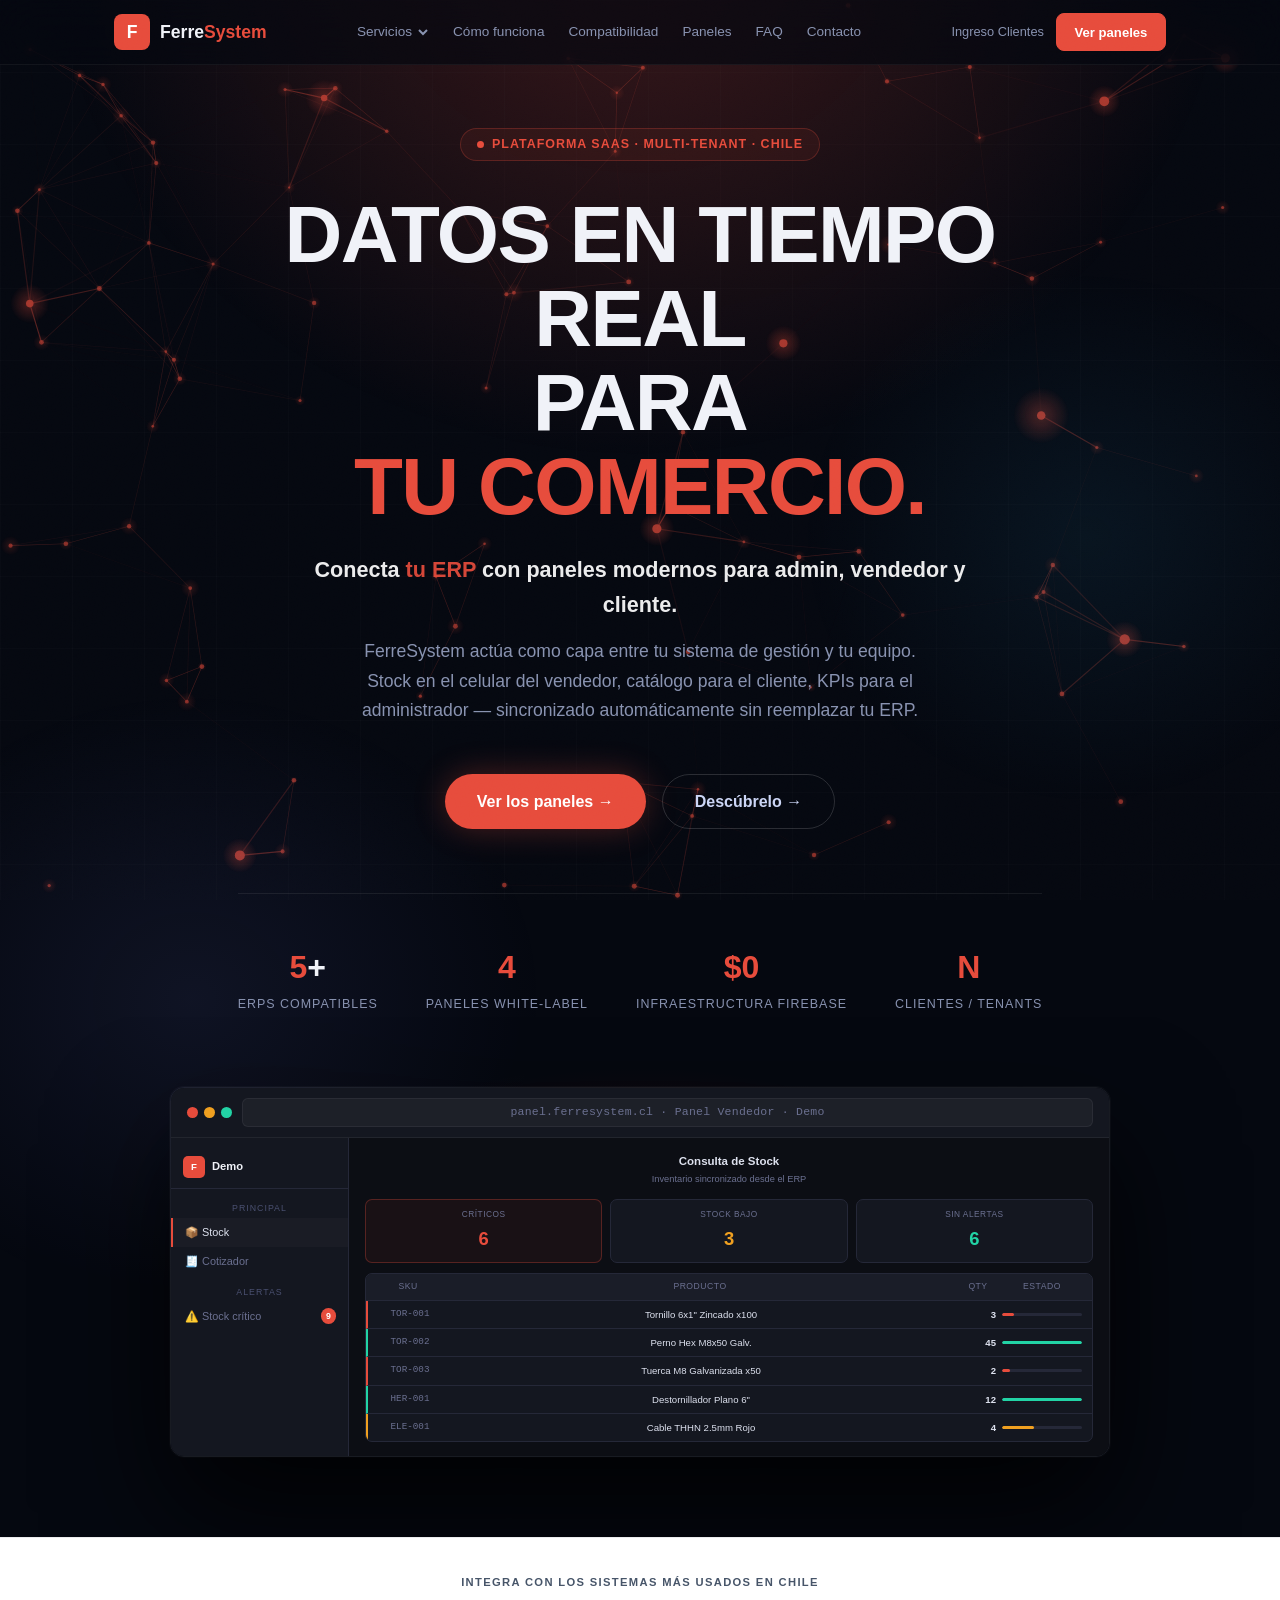
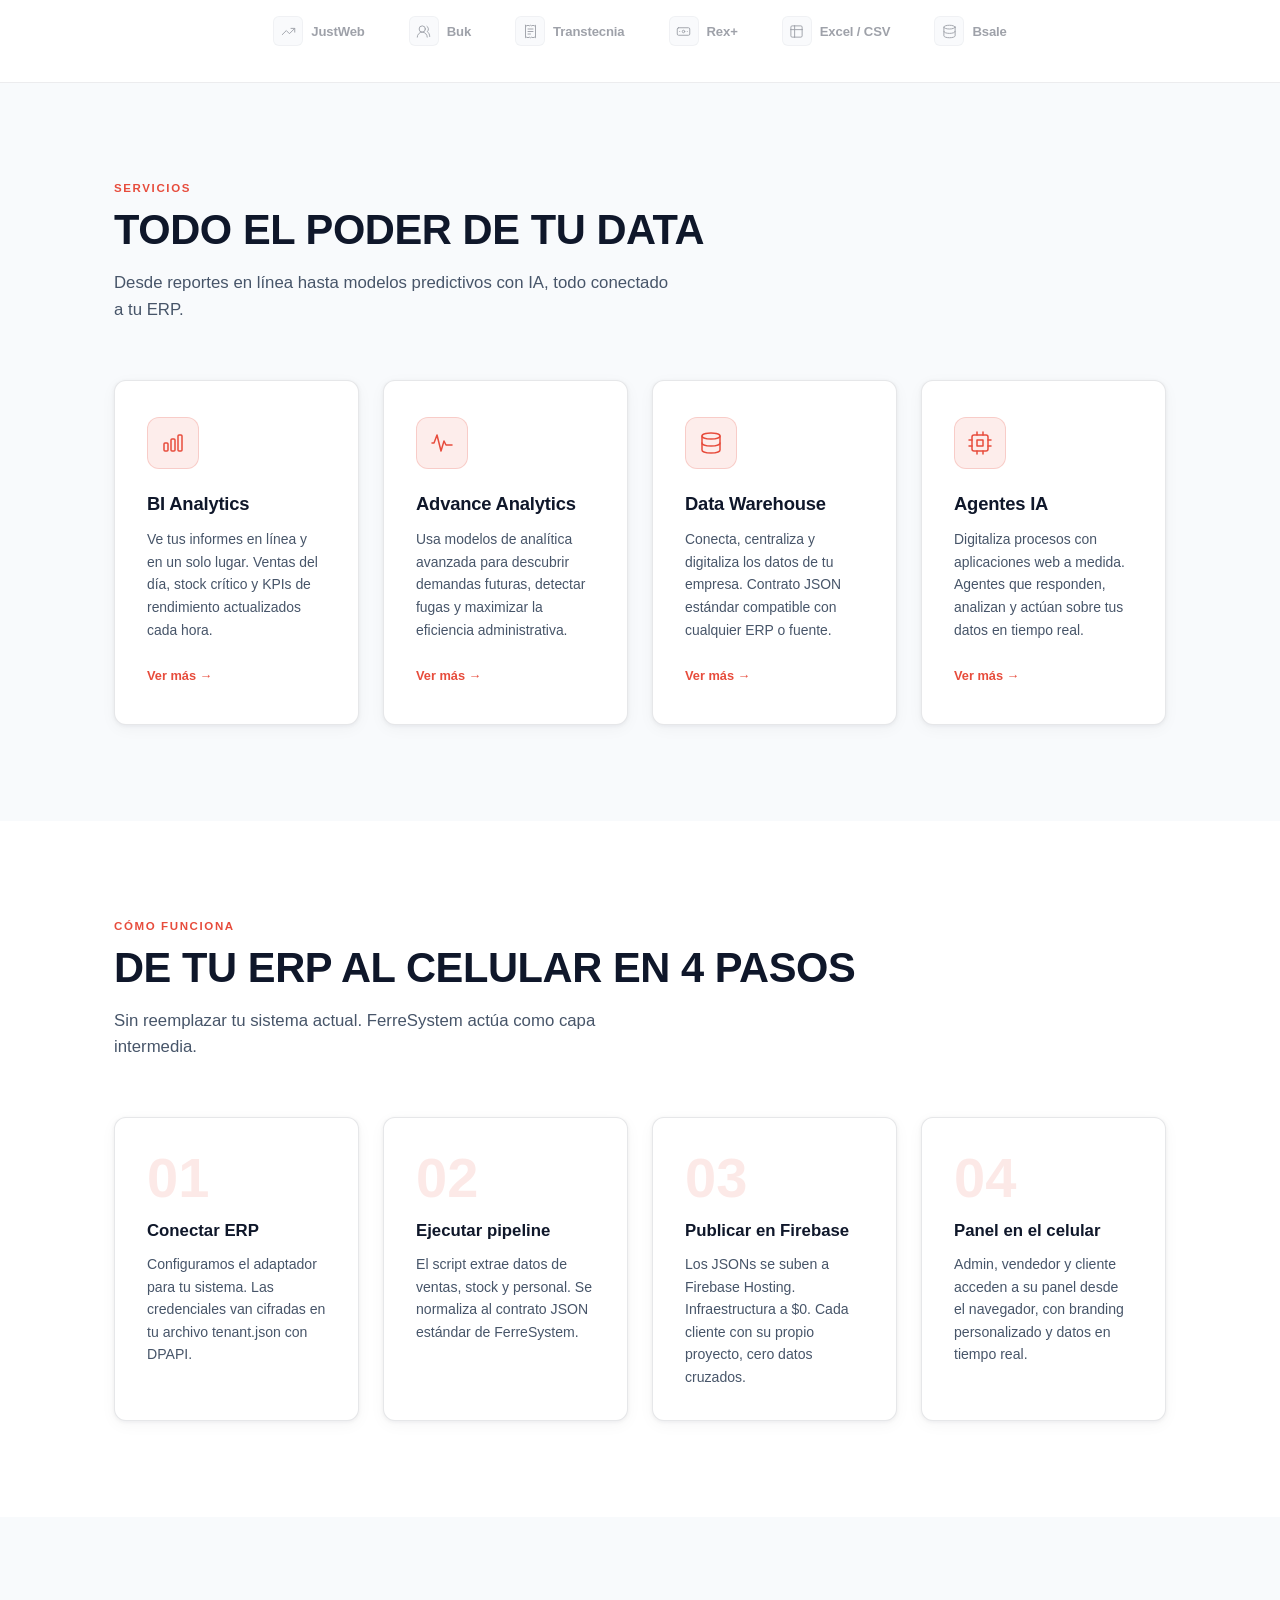
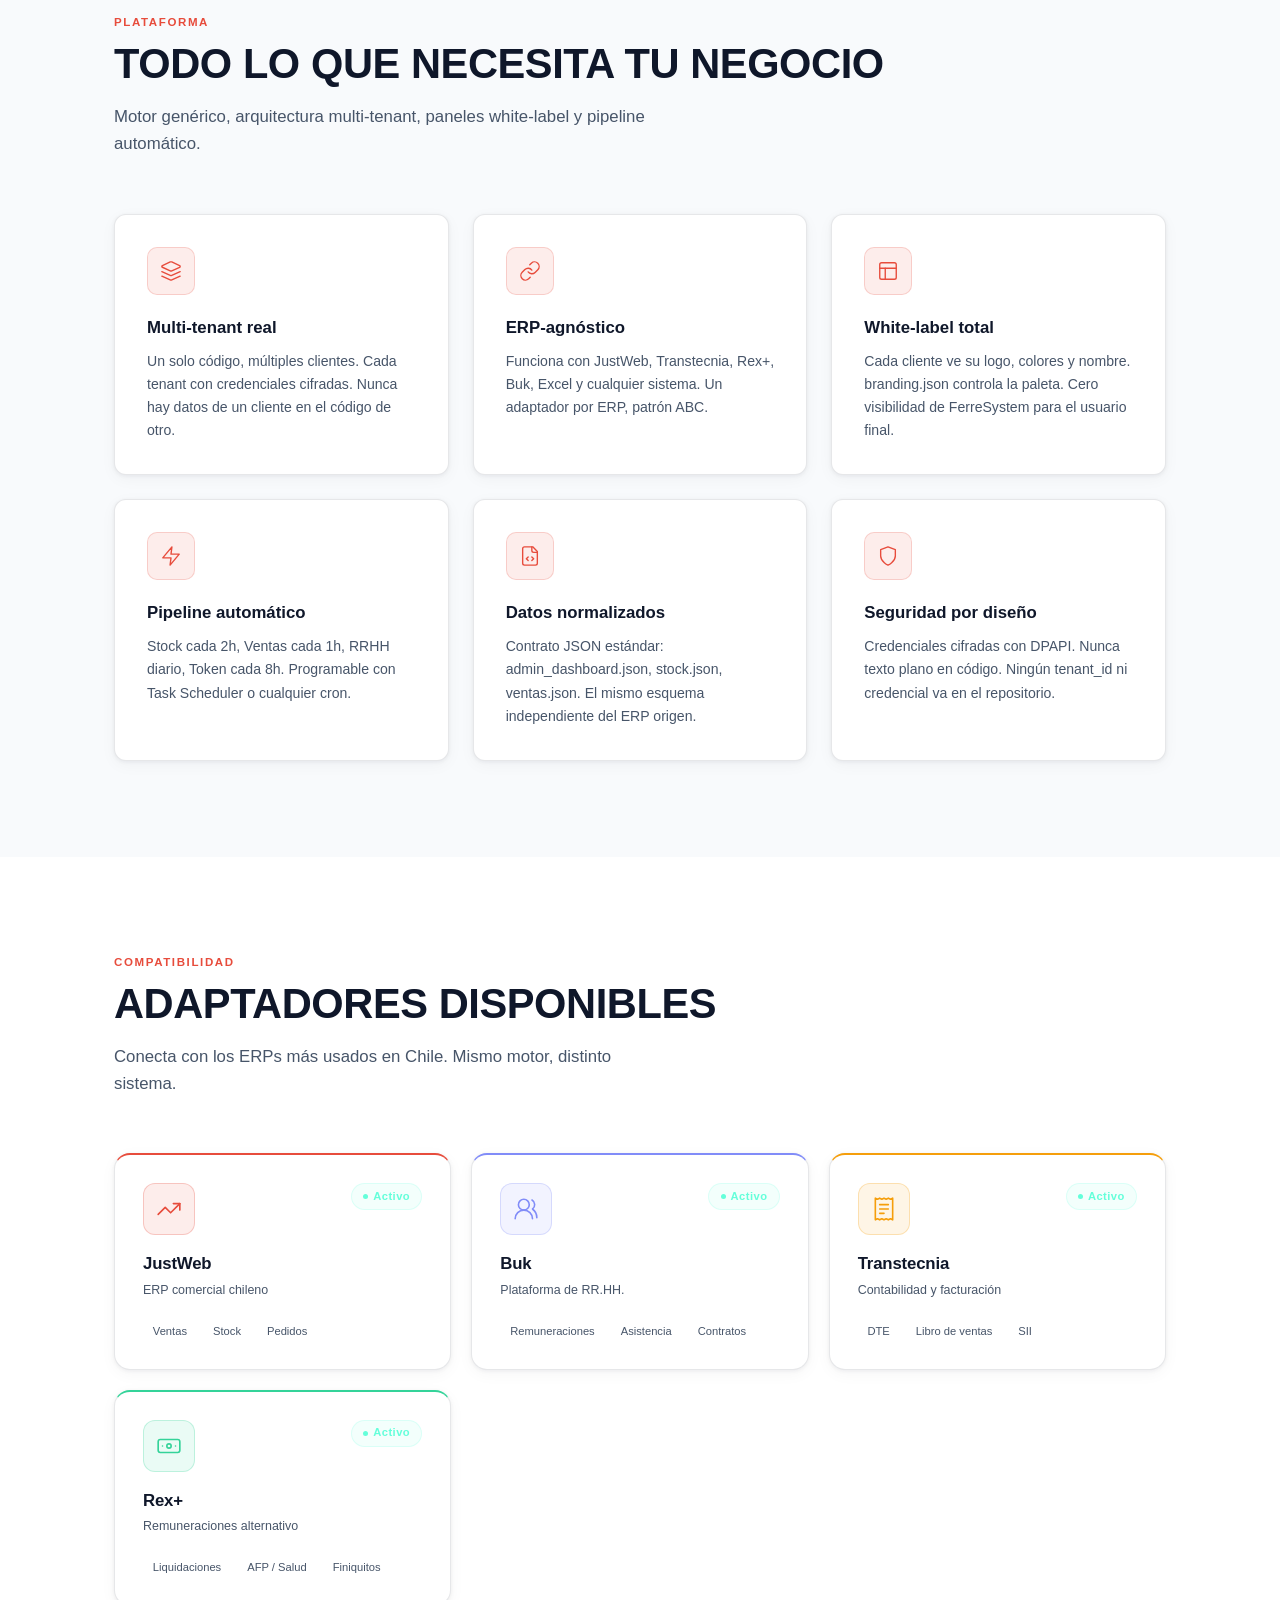
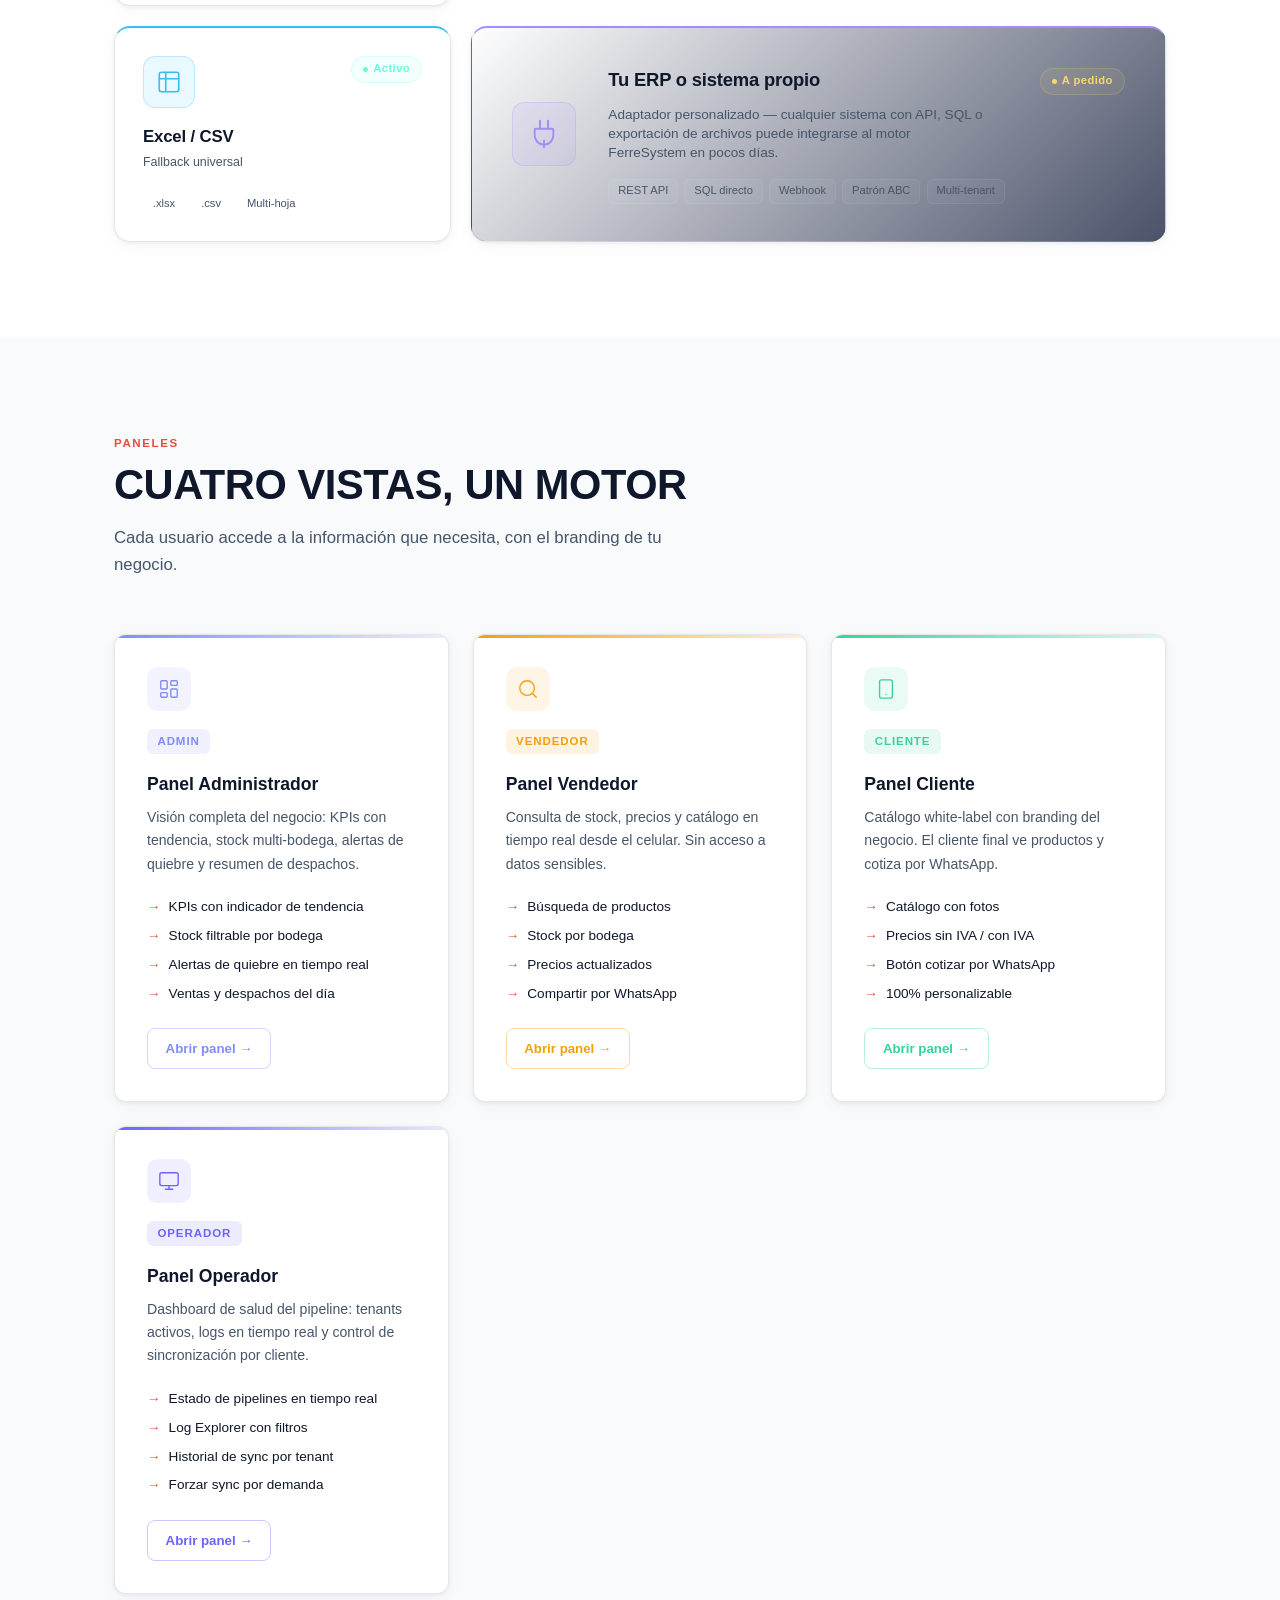
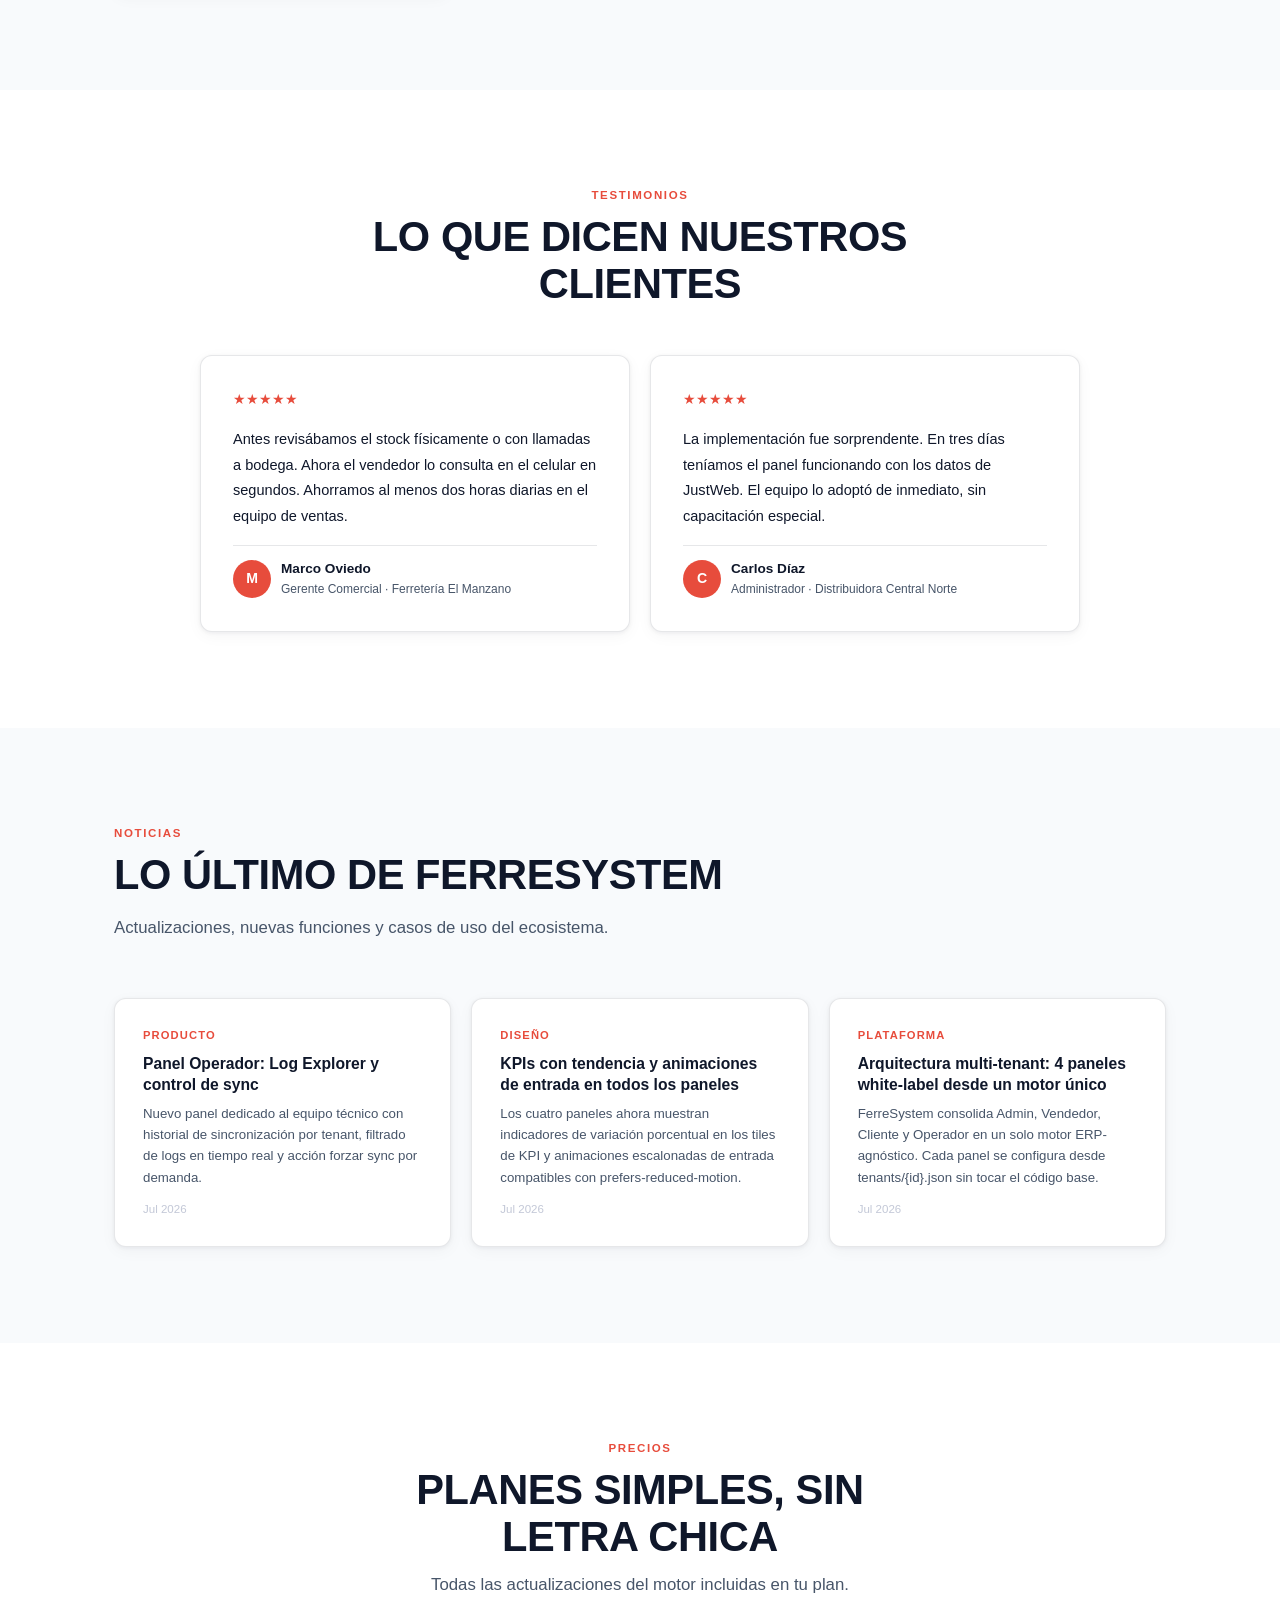
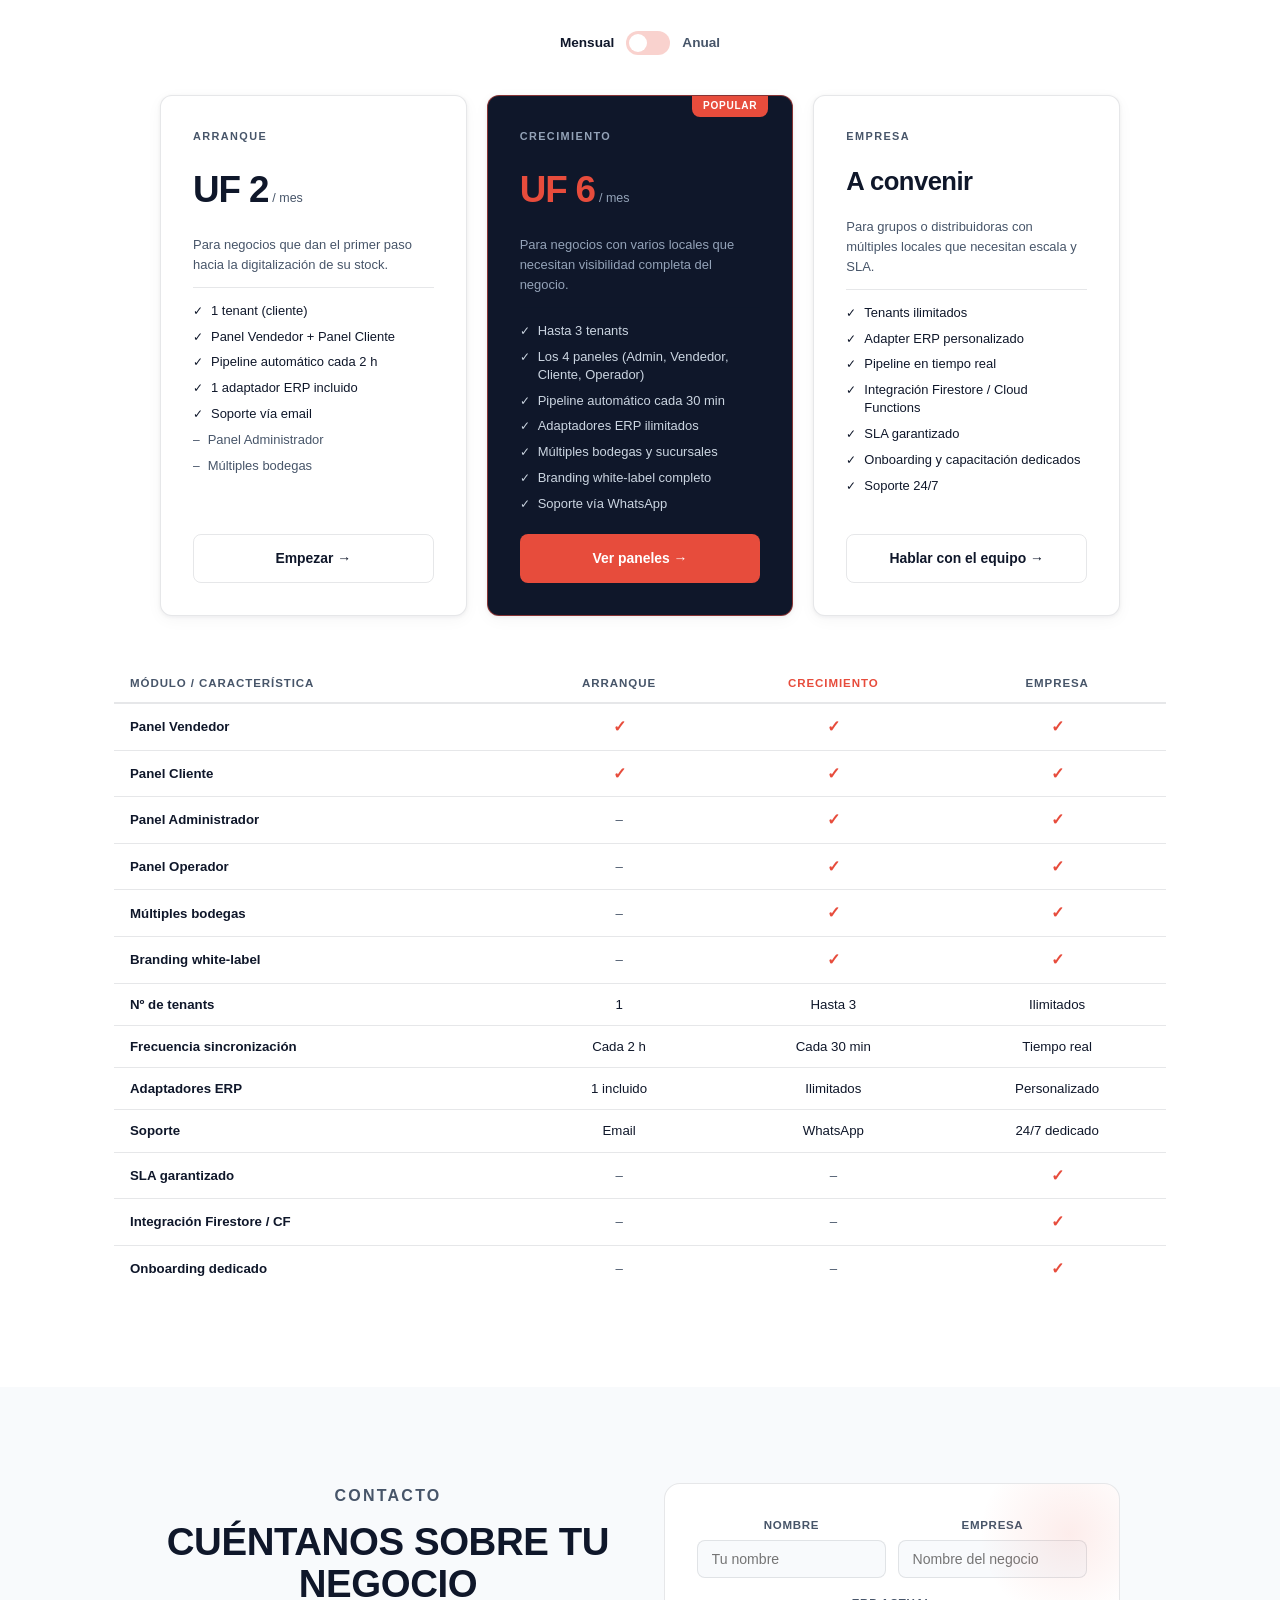
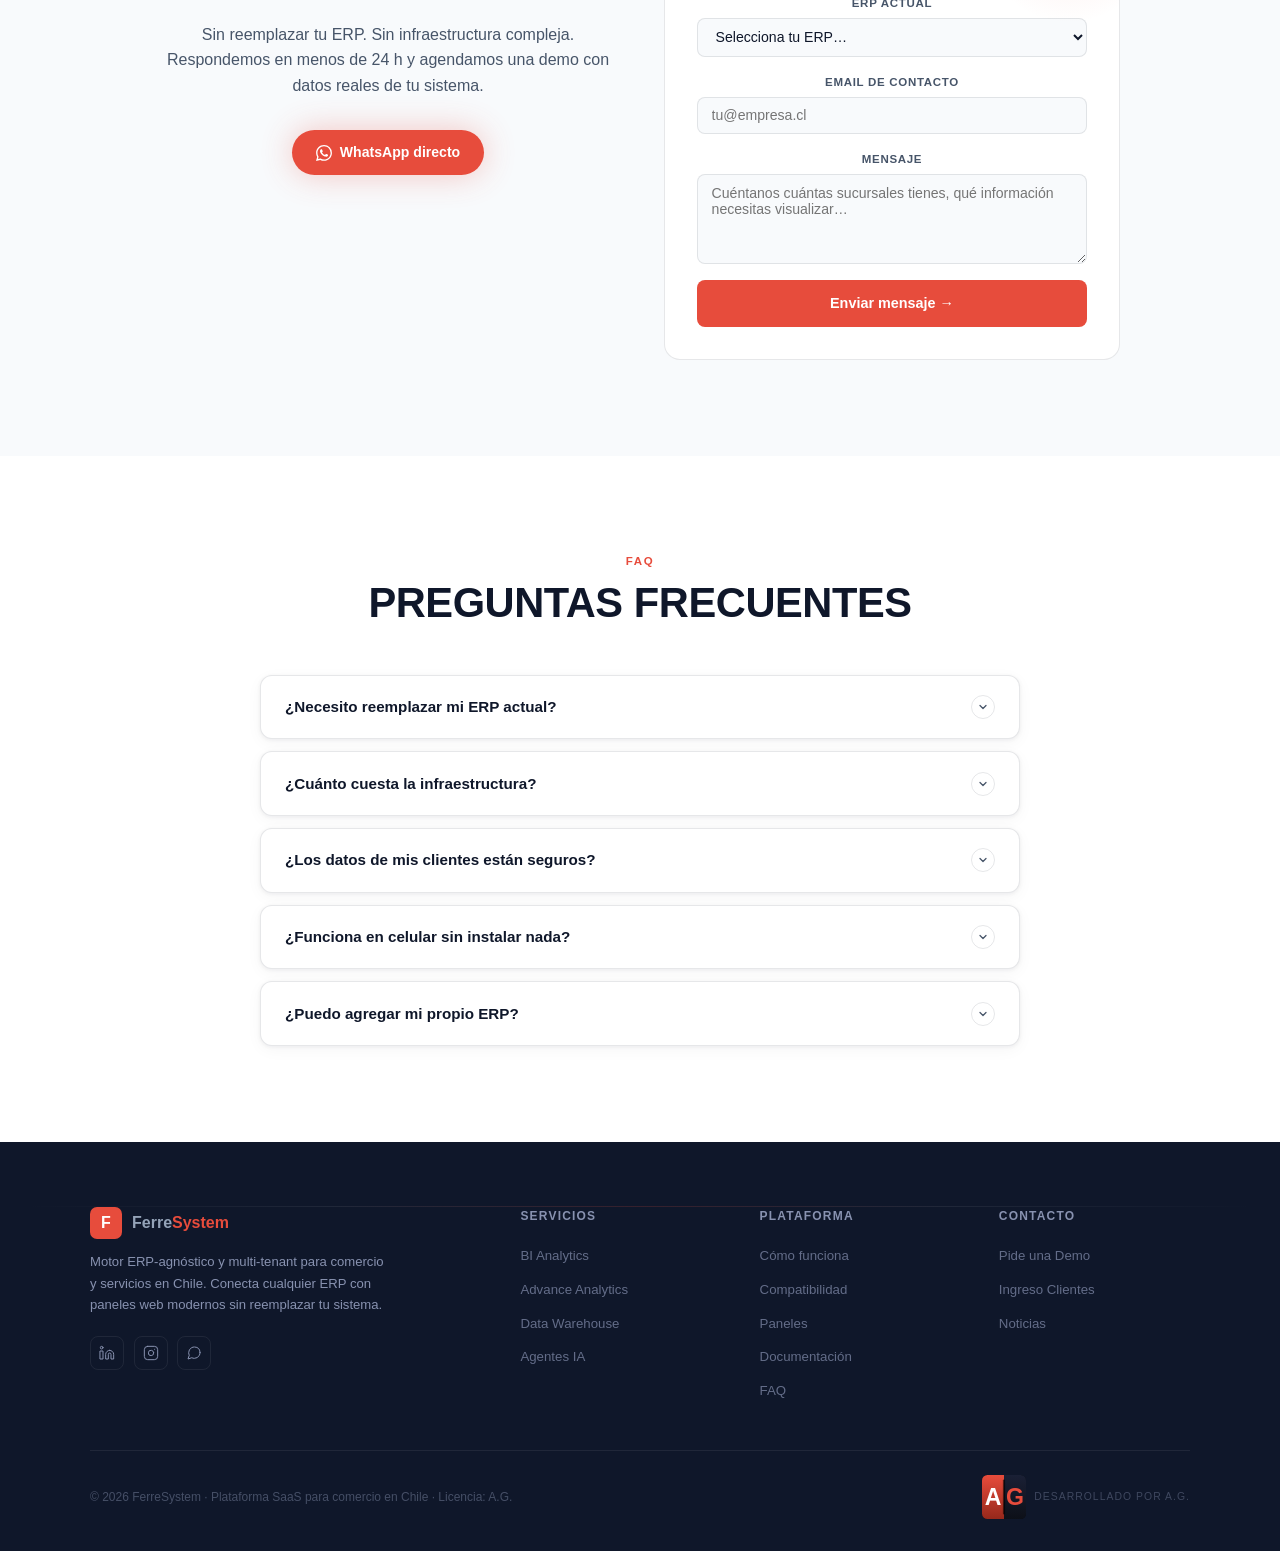
<file: index.html>
<!DOCTYPE html>
<html lang="es">
<head>
  <meta charset="UTF-8">
  <meta http-equiv="refresh" content="0; url=landing/index.html">
  <title>FerreSystem</title>
  <style>
    body { background: #0f1117; color: #f0f0f0; font-family: sans-serif;
           display: flex; align-items: center; justify-content: center;
           min-height: 100vh; margin: 0; }
  </style>
</head>
<body>
  <p>Redirigiendo… <a href="landing/index.html" style="color:#c0392b">clic aquí si no redirige</a></p>
  <script>window.location.replace('landing/index.html');</script>
</body>
</html>
</file>
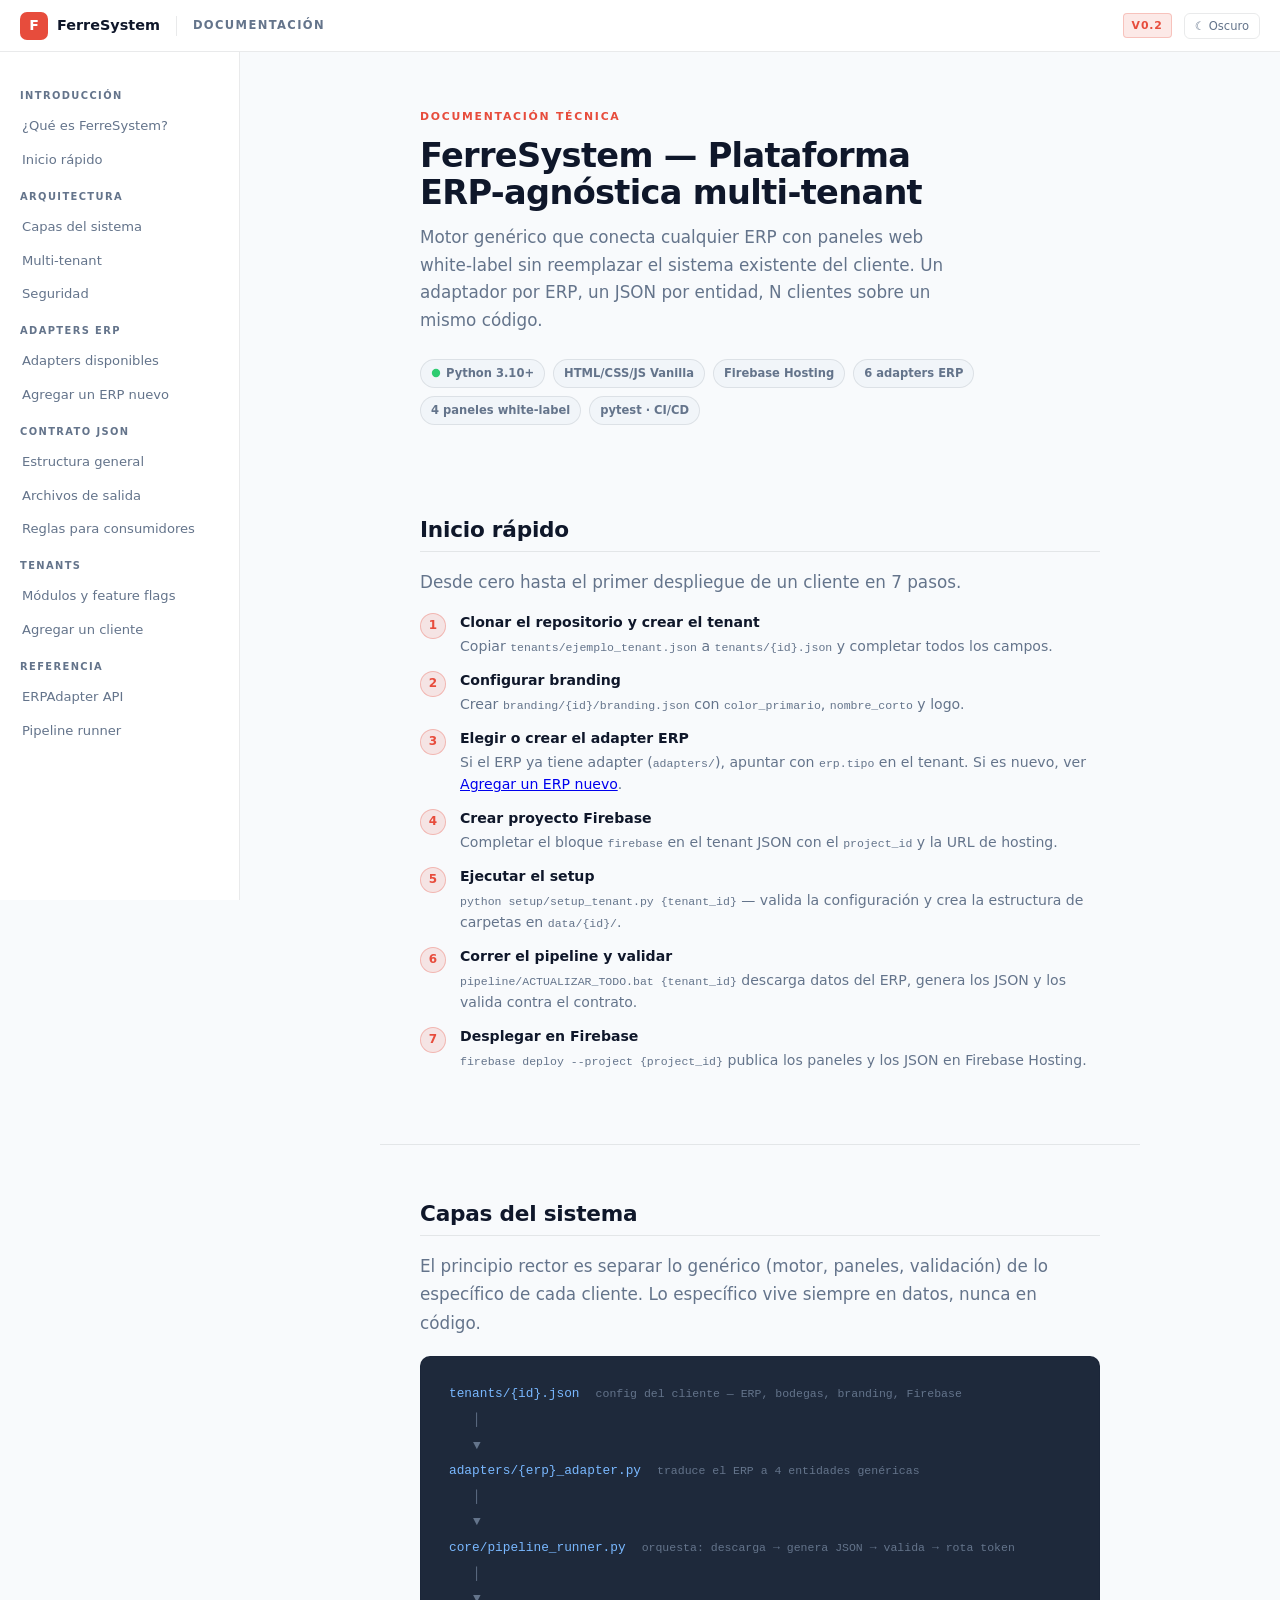
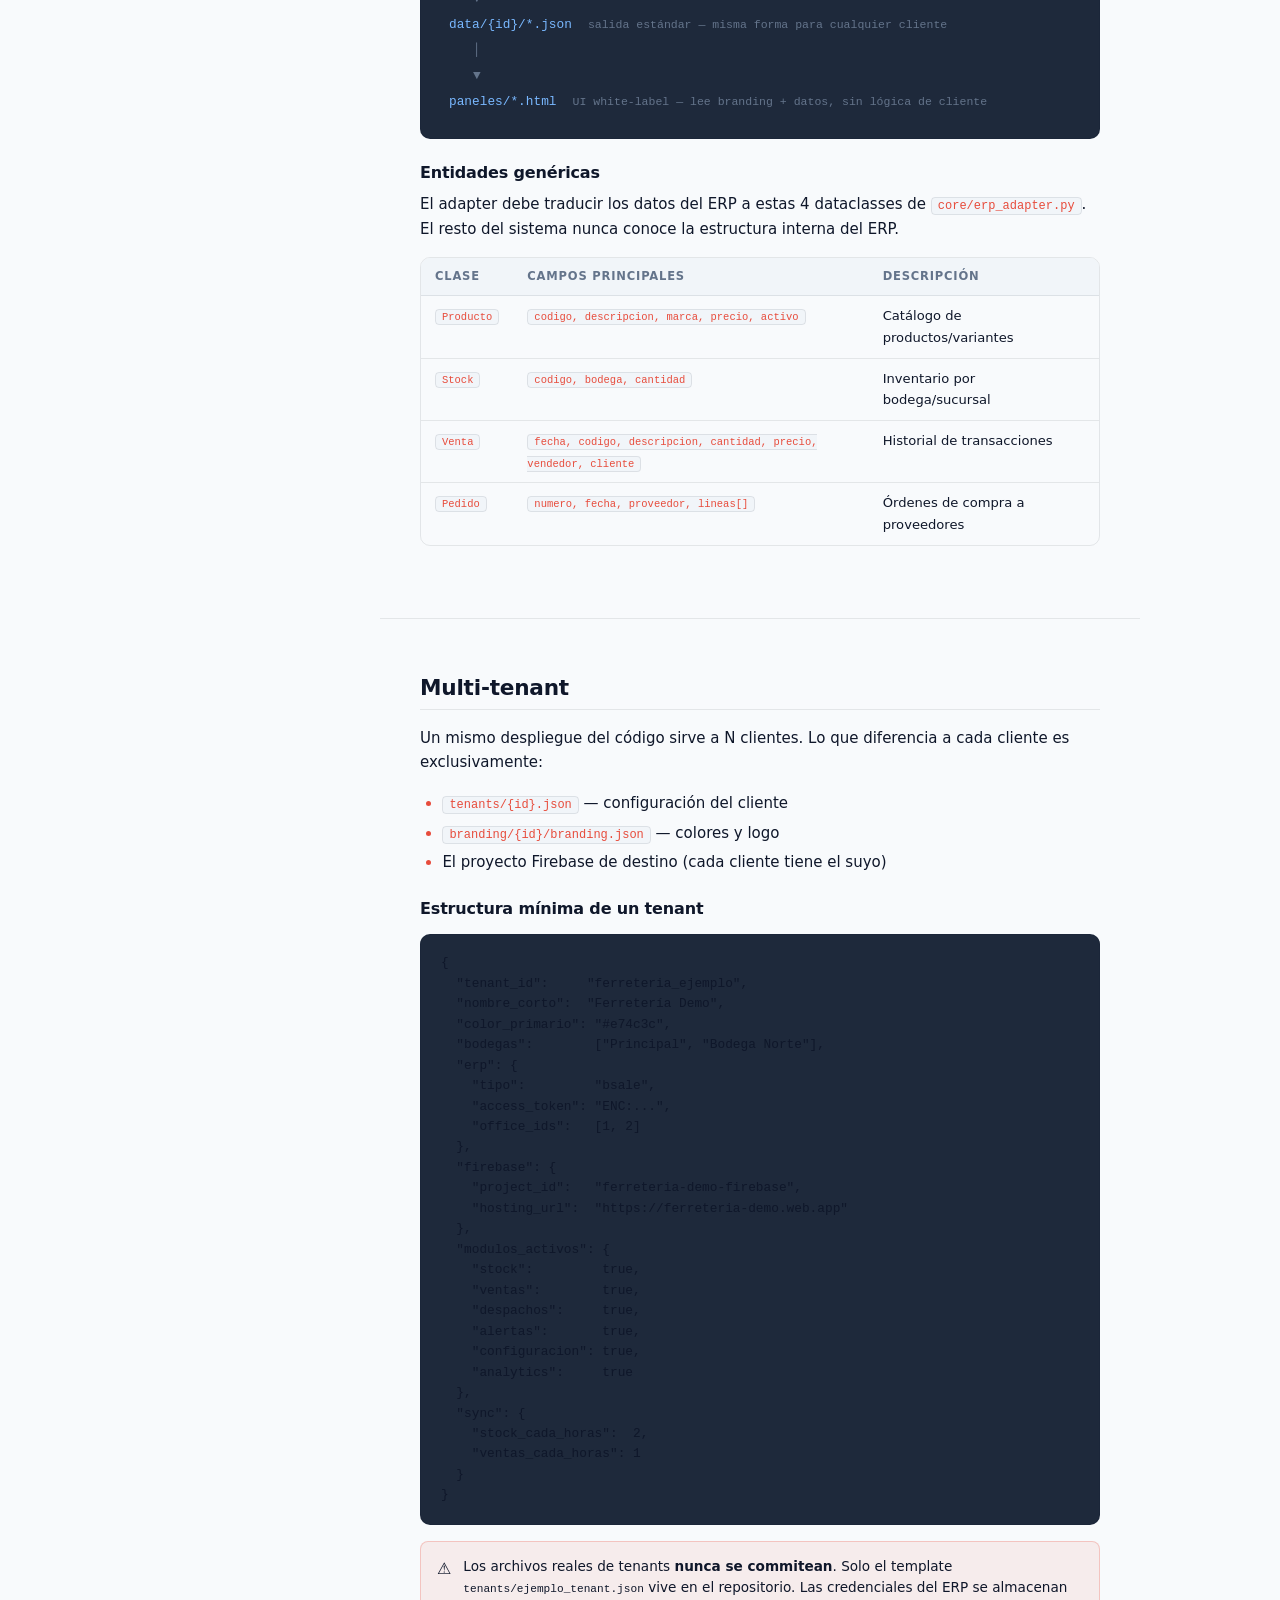
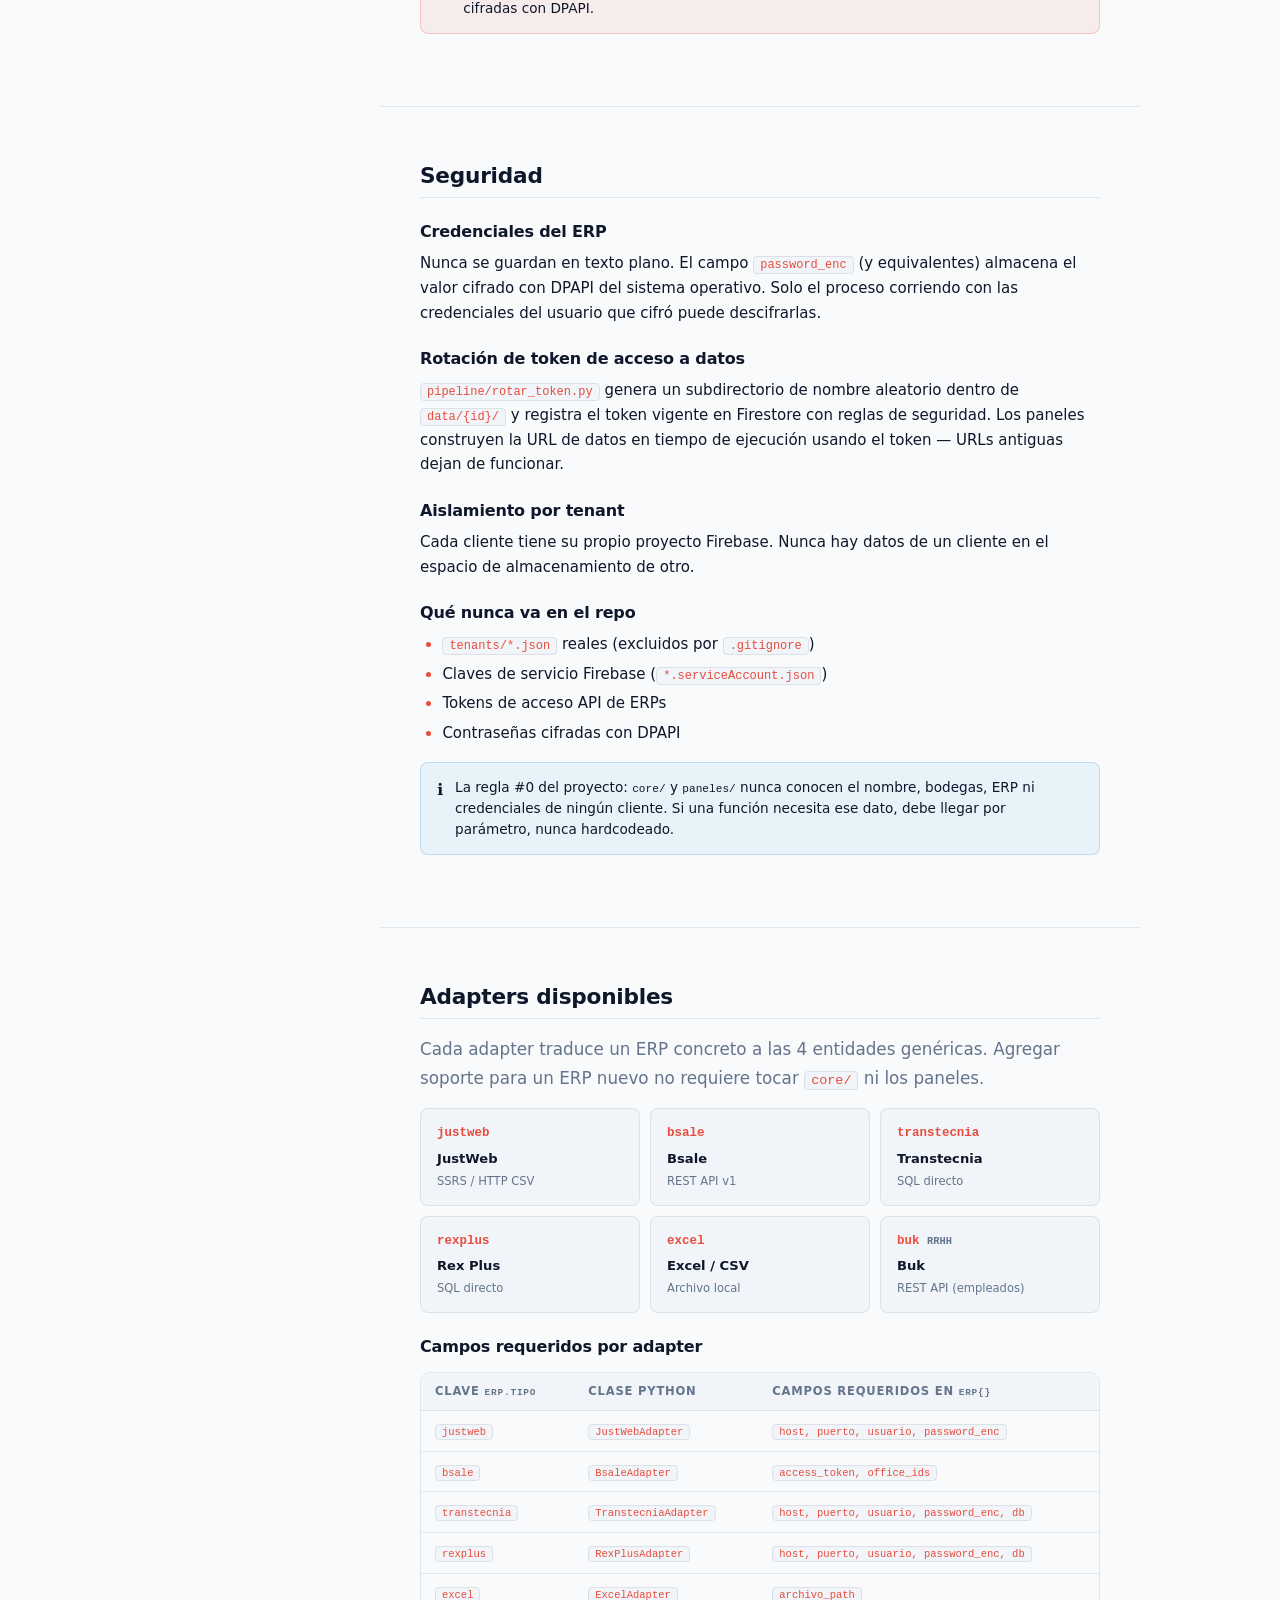
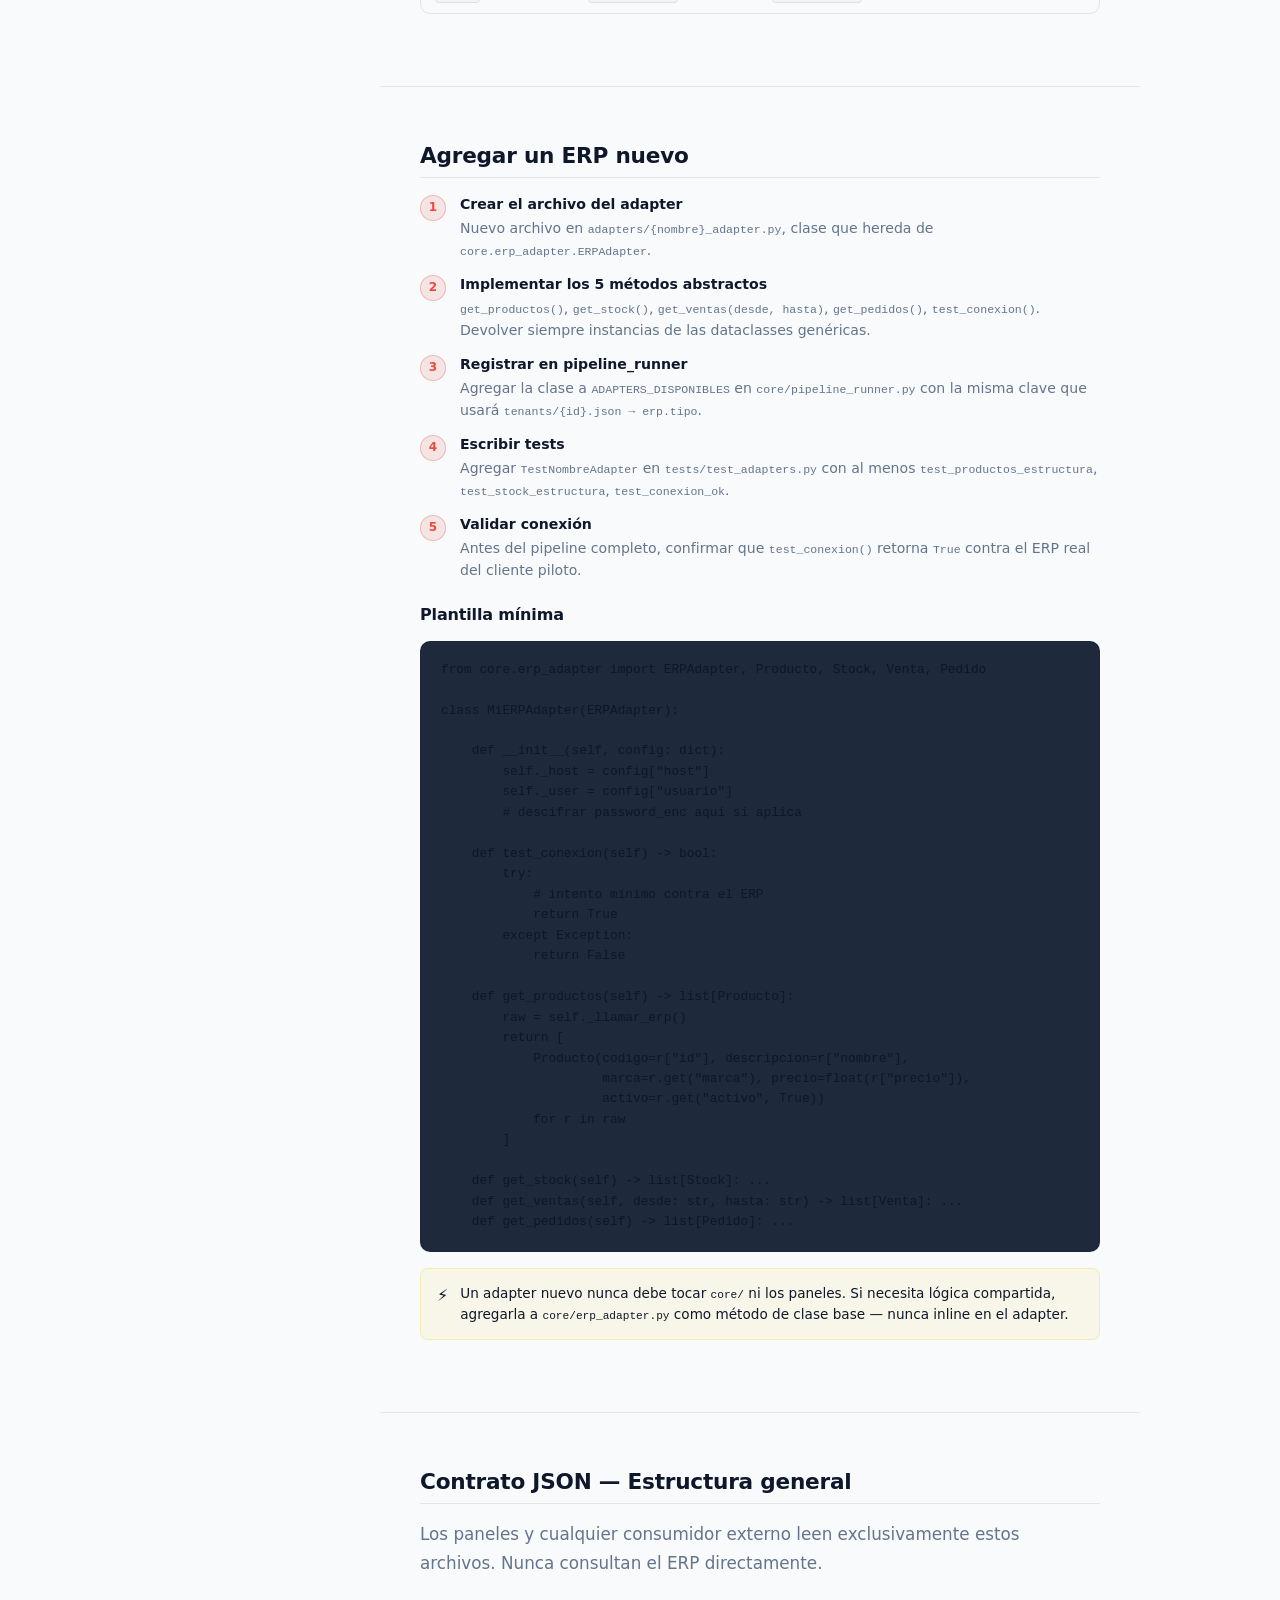
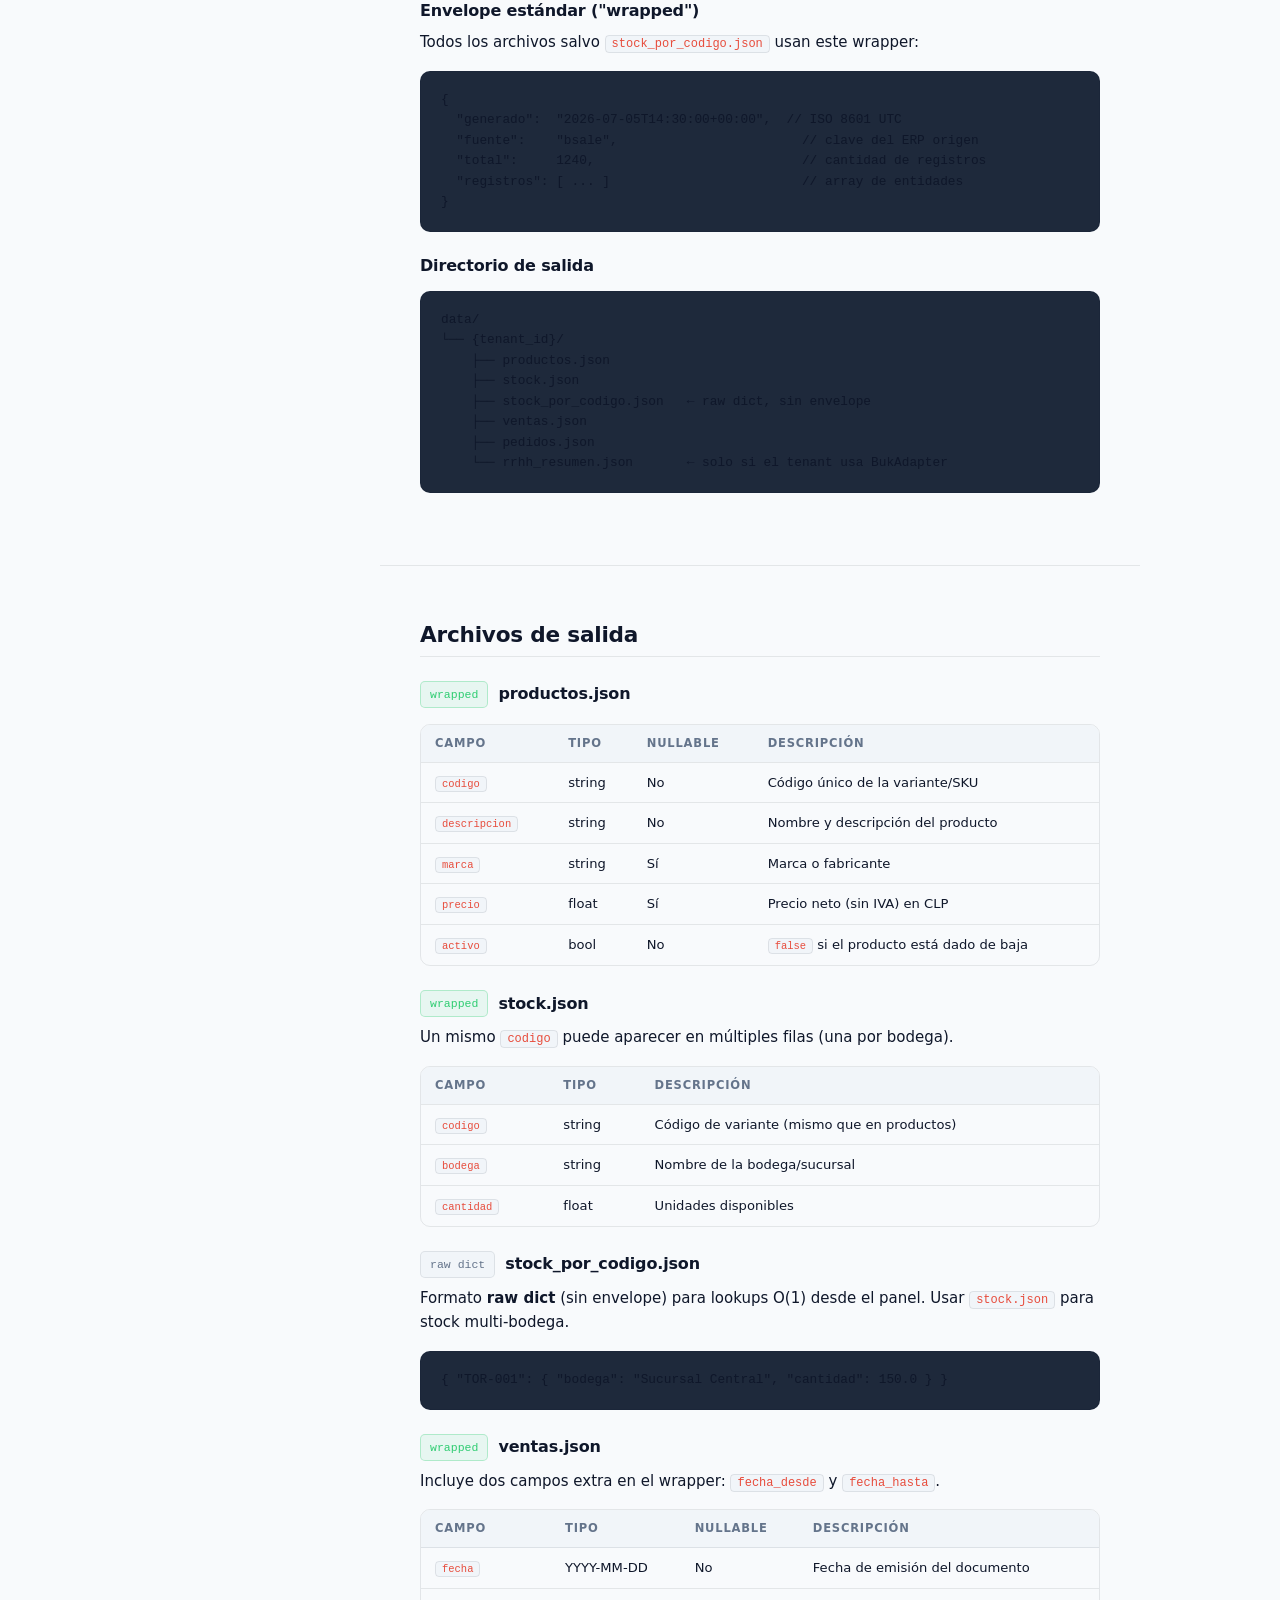
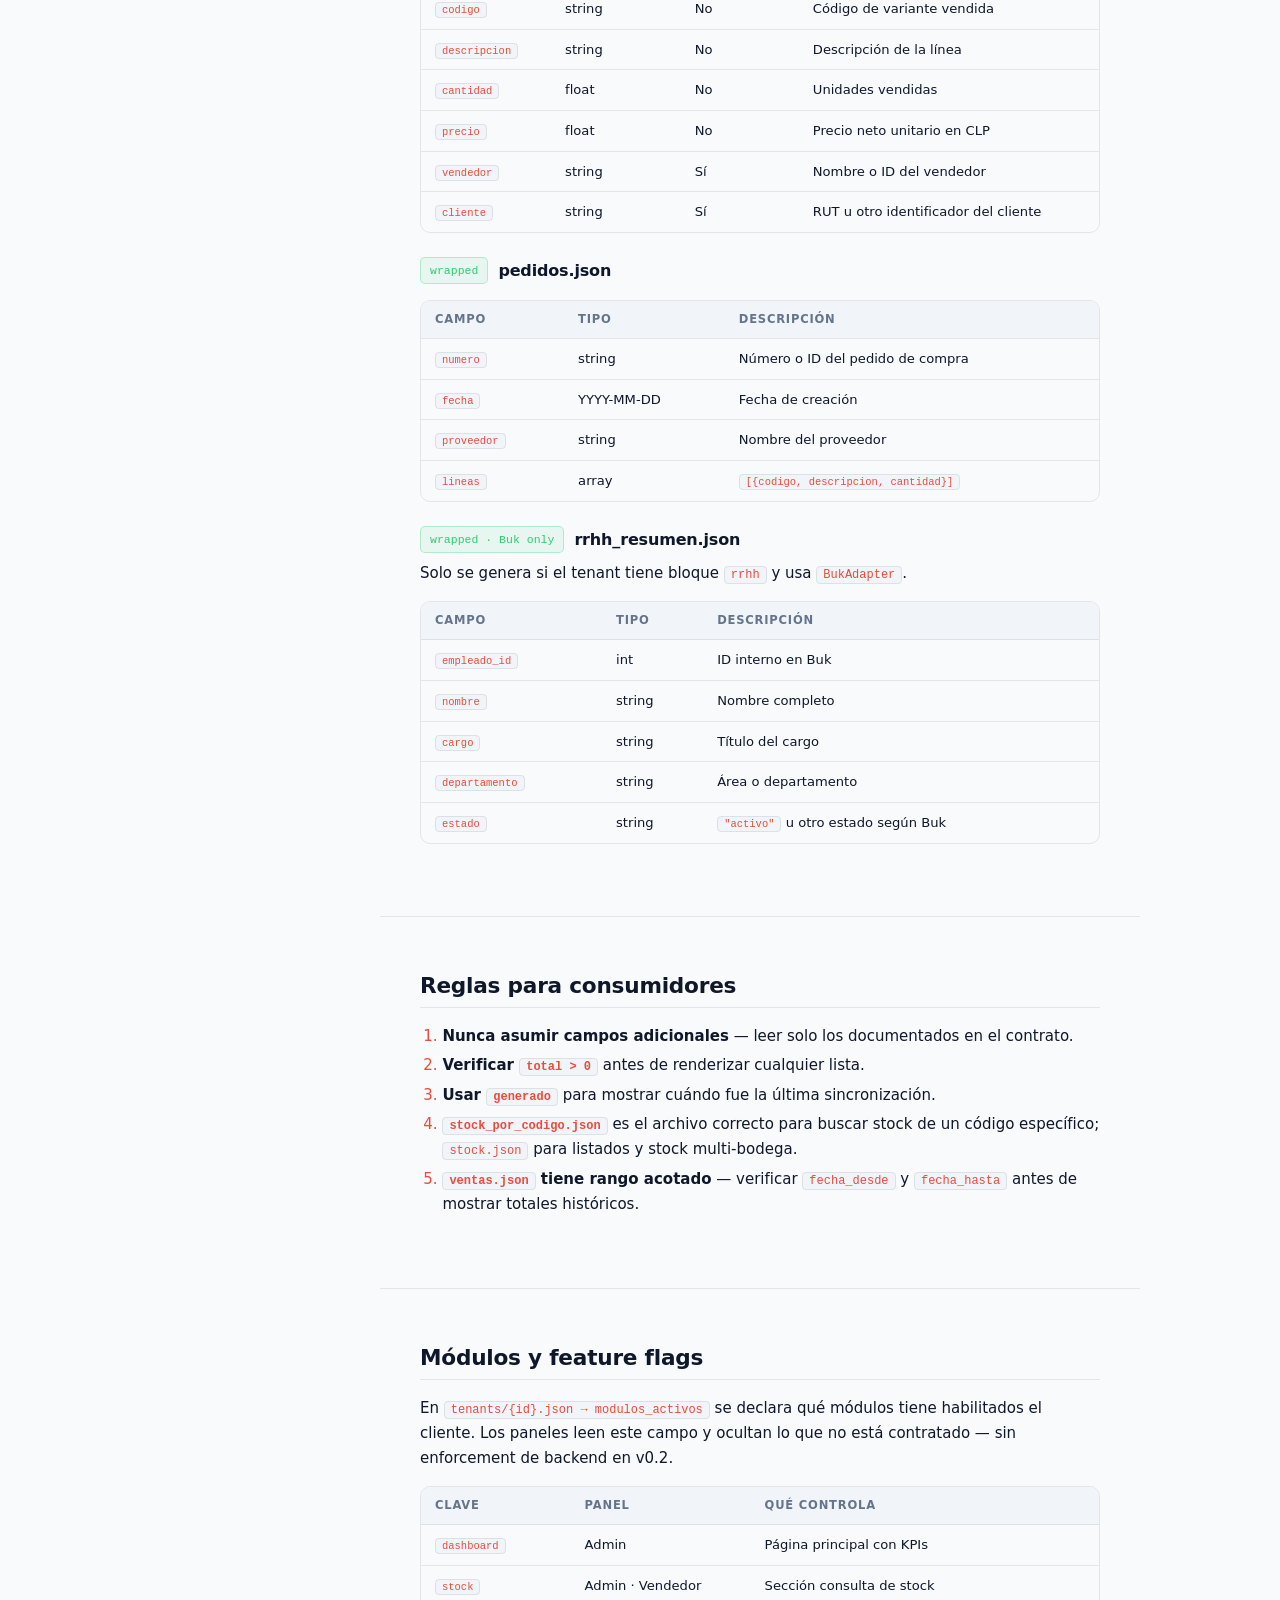
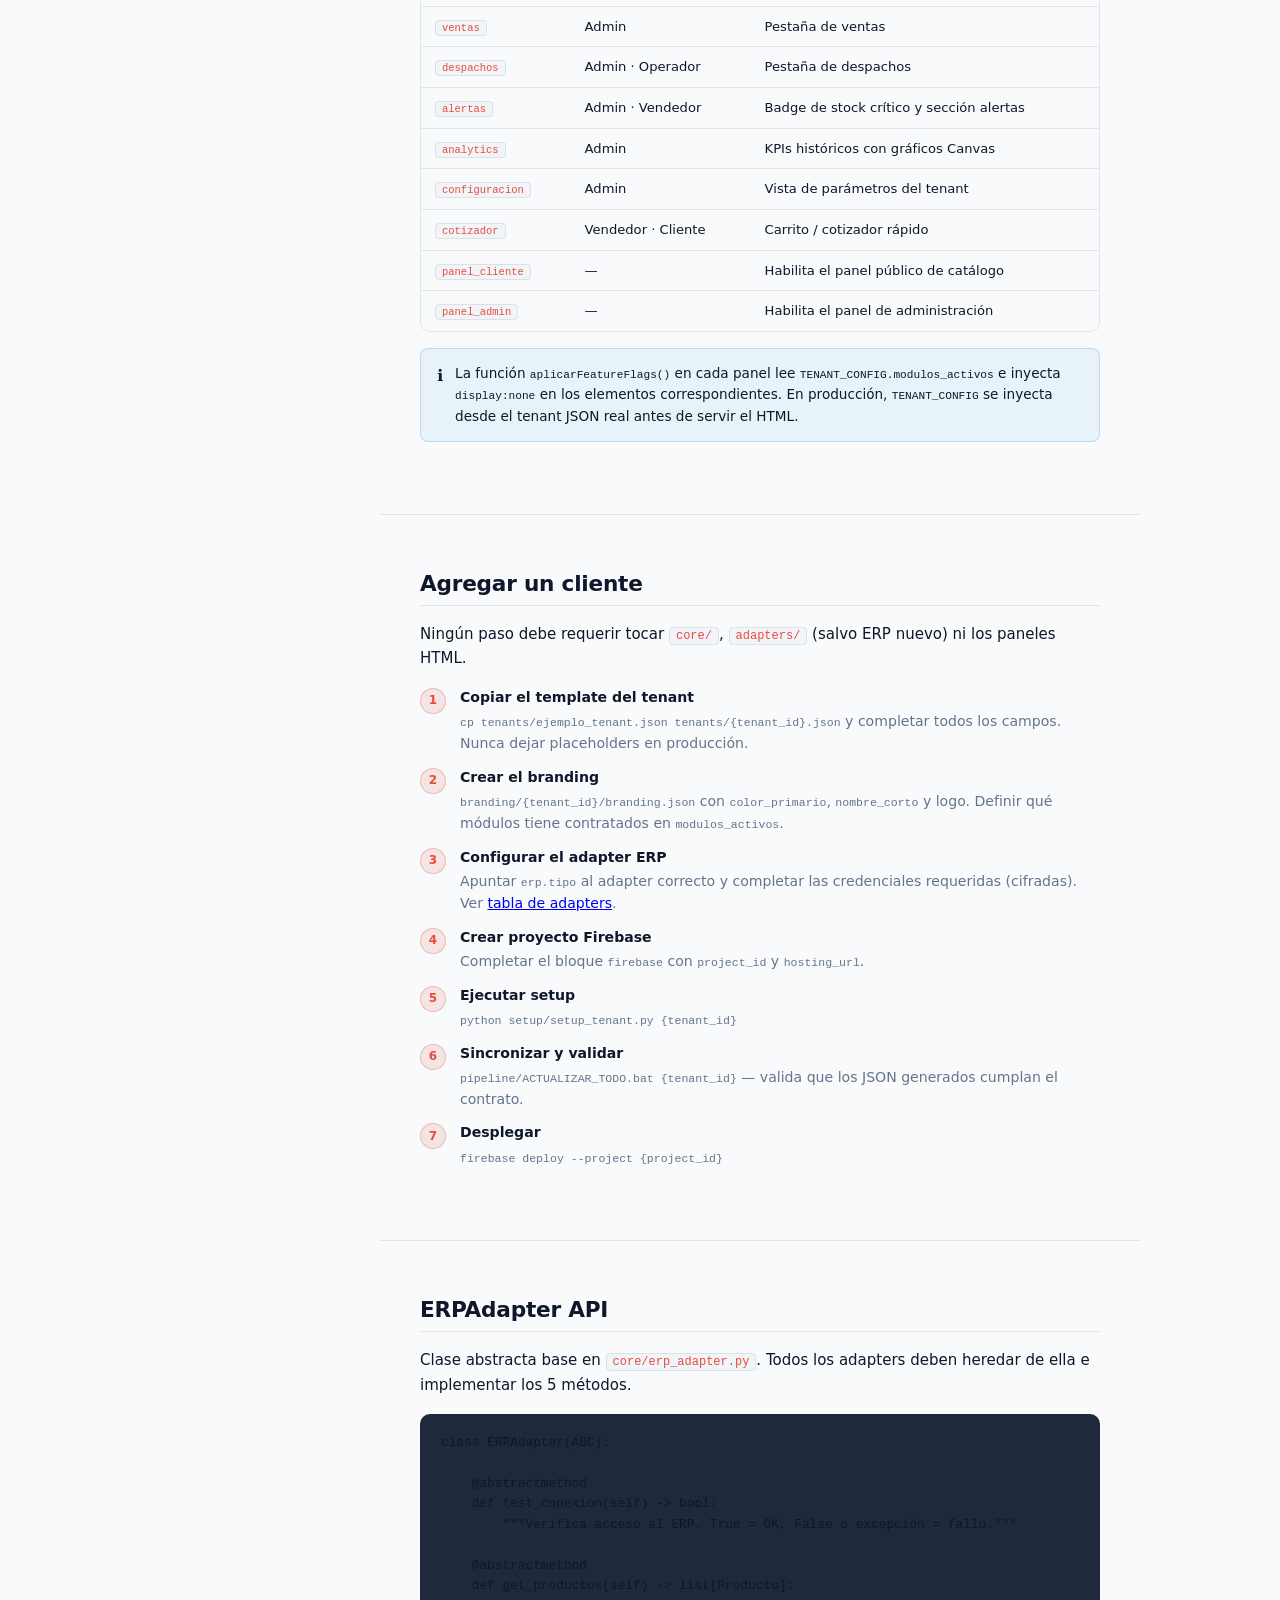
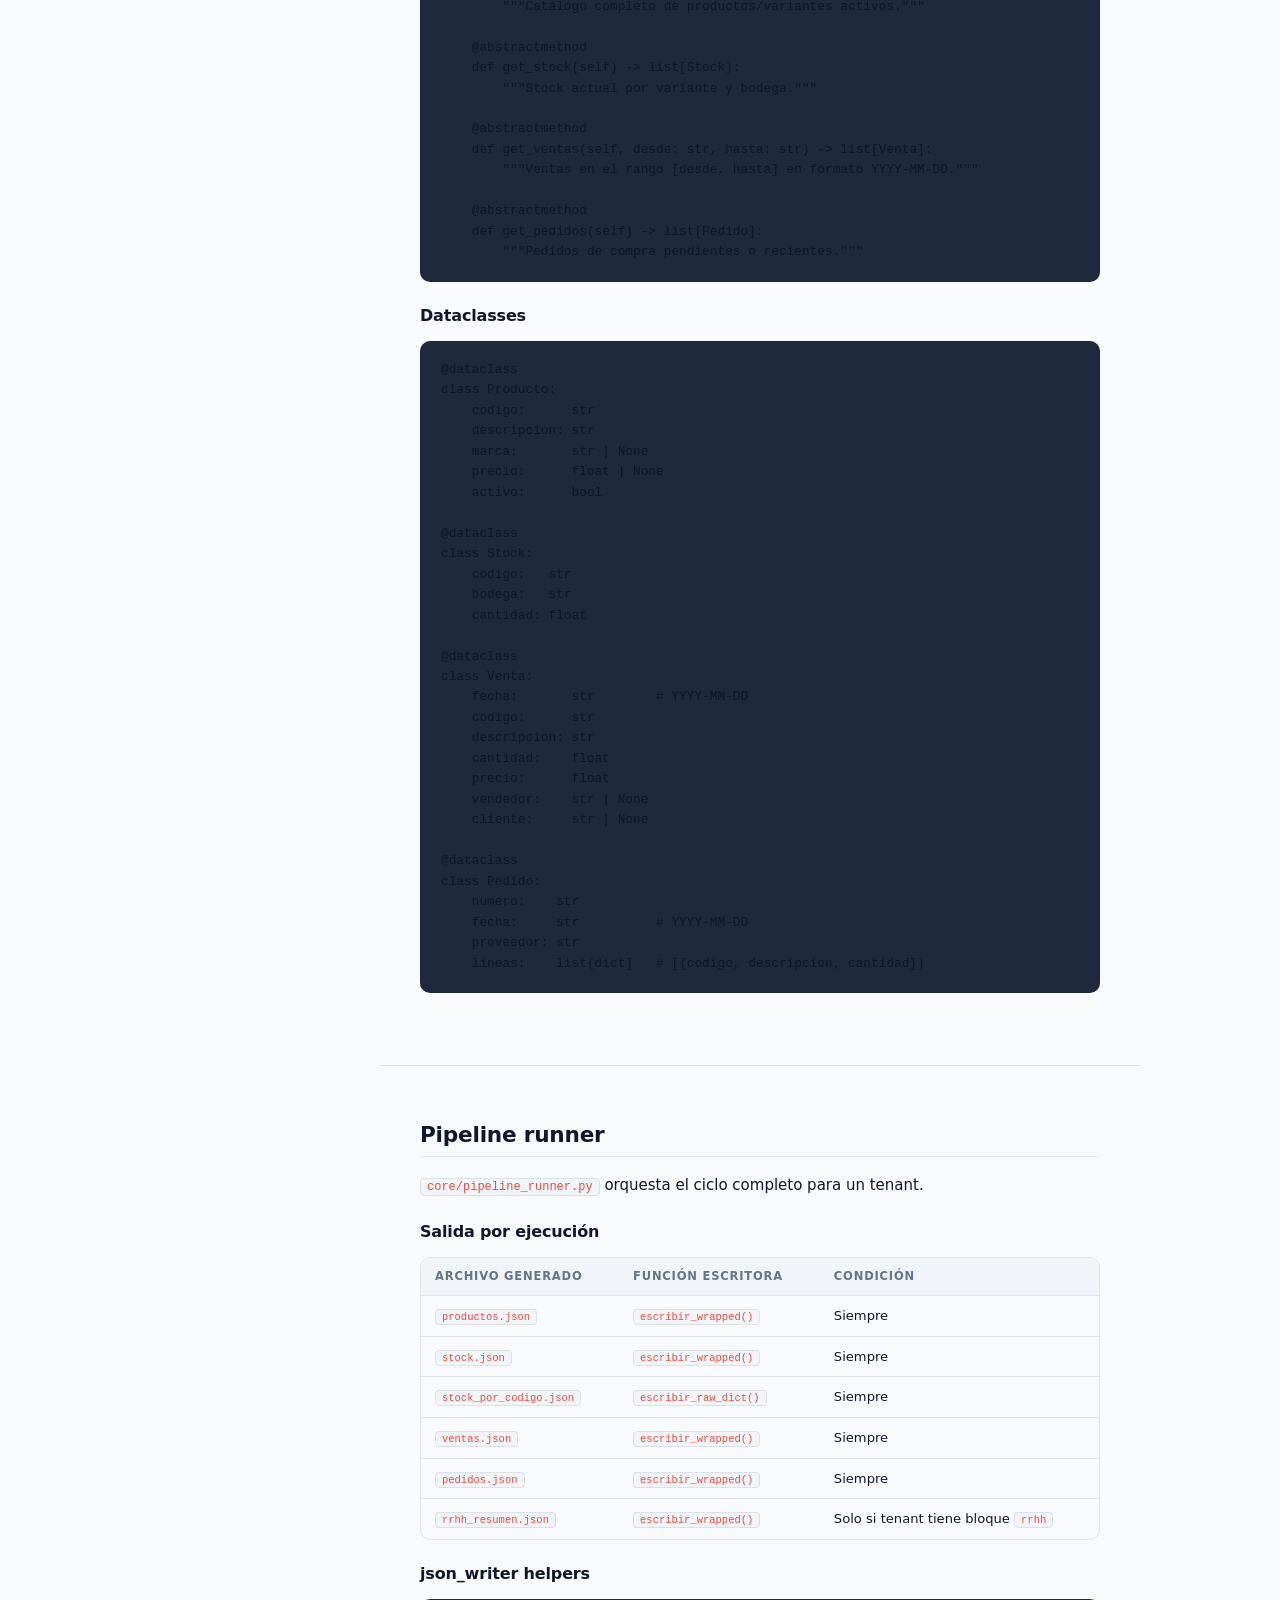
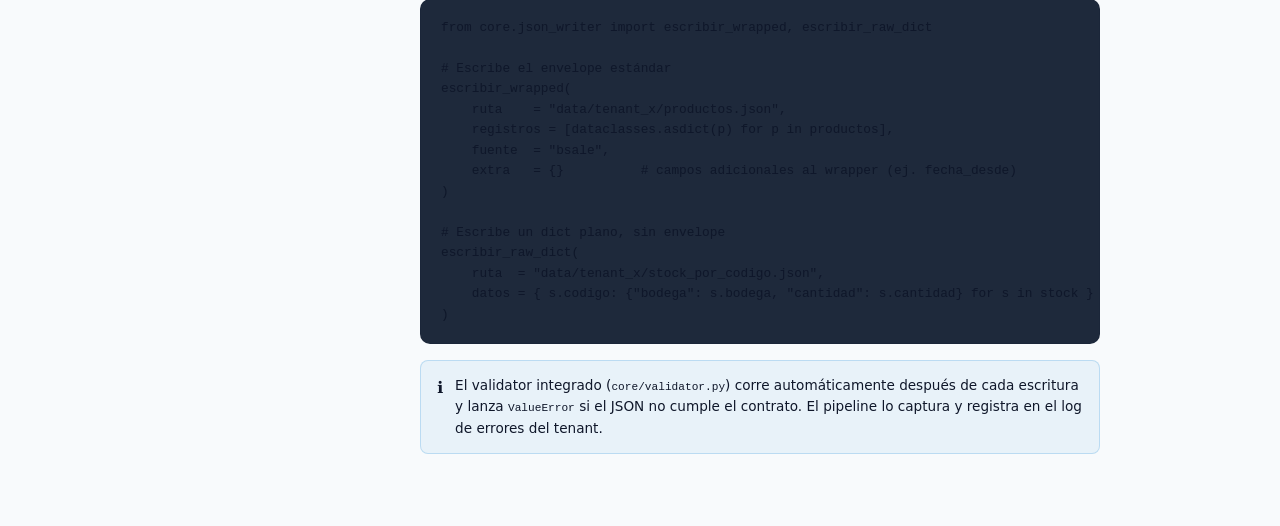
<file: docs-site/index.html>
<!DOCTYPE html>
<html lang="es">
<head>
<meta charset="UTF-8">
<meta name="viewport" content="width=device-width, initial-scale=1.0">
<title>FerreSystem Docs — Referencia técnica de la plataforma</title>
<style>
/* ── TOKENS ── */
:root {
  --bg:      #0B0F1A;
  --bg2:     #131929;
  --bg3:     #1A2236;
  --border:  rgba(255,255,255,0.08);
  --text:    #E2DDD6;
  --muted:   #647A90;
  --accent:  #e74c3c;
  --accent2: rgba(231,76,60,0.12);
  --green:   #2ecc71;
  --code-bg: #0d1117;
  --code-border: rgba(255,255,255,0.06);
  --nav-w:   240px;
  --font:    system-ui, -apple-system, 'Segoe UI', sans-serif;
  --mono:    'Cascadia Code', 'Cascadia Mono', Consolas, 'Courier New', monospace;
}
@media (prefers-color-scheme: light) {
  :root {
    --bg:      #F8FAFC;
    --bg2:     #FFFFFF;
    --bg3:     #F1F5F9;
    --border:  rgba(15,23,42,0.09);
    --text:    #0F172A;
    --muted:   #64748B;
    --code-bg: #1E293B;
    --code-border: rgba(15,23,42,0.12);
  }
}
:root[data-theme="dark"] {
  --bg:#0B0F1A;--bg2:#131929;--bg3:#1A2236;--border:rgba(255,255,255,0.08);
  --text:#E2DDD6;--muted:#647A90;--code-bg:#0d1117;--code-border:rgba(255,255,255,0.06);
}
:root[data-theme="light"] {
  --bg:#F8FAFC;--bg2:#FFFFFF;--bg3:#F1F5F9;--border:rgba(15,23,42,0.09);
  --text:#0F172A;--muted:#64748B;--code-bg:#1E293B;--code-border:rgba(15,23,42,0.12);
}

*, *::before, *::after { box-sizing: border-box; margin: 0; padding: 0; }
html { scroll-behavior: smooth; }
body { background: var(--bg); color: var(--text); font-family: var(--font); font-size: 15px; line-height: 1.65; min-height: 100vh; }

/* ── TOP BAR ── */
.topbar {
  position: fixed; top: 0; left: 0; right: 0; z-index: 100;
  height: 52px; background: var(--bg2); border-bottom: 1px solid var(--border);
  display: flex; align-items: center; gap: 0; padding: 0 20px;
}
.topbar-brand { display: flex; align-items: center; gap: 9px; font-weight: 700; font-size: .9rem; text-decoration: none; color: var(--text); flex-shrink: 0; }
.topbar-icon  { width: 28px; height: 28px; border-radius: 7px; background: var(--accent); display: flex; align-items: center; justify-content: center; font-weight: 900; font-size: .88rem; color: #fff; }
.topbar-divider { width: 1px; height: 20px; background: var(--border); margin: 0 16px; flex-shrink: 0; }
.topbar-label { font-size: .72rem; font-weight: 700; letter-spacing: .12em; text-transform: uppercase; color: var(--muted); }
.topbar-right { margin-left: auto; display: flex; align-items: center; gap: 12px; }
.topbar-version { font-size: .68rem; font-weight: 700; letter-spacing: .08em; text-transform: uppercase; padding: 3px 8px; border-radius: 4px; background: var(--accent2); color: var(--accent); border: 1px solid rgba(231,76,60,.25); }
.theme-btn { background: none; border: 1px solid var(--border); border-radius: 6px; padding: 5px 10px; cursor: pointer; font-size: .72rem; color: var(--muted); font-family: var(--font); transition: color .15s, border-color .15s; }
.theme-btn:hover { color: var(--text); border-color: var(--accent); }

/* ── LAYOUT ── */
.layout { display: flex; padding-top: 52px; min-height: 100vh; }

/* ── SIDEBAR ── */
.sidebar {
  width: var(--nav-w); flex-shrink: 0;
  position: fixed; top: 52px; left: 0; bottom: 0;
  background: var(--bg2); border-right: 1px solid var(--border);
  overflow-y: auto; padding: 24px 0;
}
.nav-section-label {
  font-size: .62rem; font-weight: 800; letter-spacing: .14em; text-transform: uppercase;
  color: var(--muted); padding: 12px 20px 5px; display: block;
}
.nav-link {
  display: block; padding: 6px 20px; font-size: .82rem; text-decoration: none;
  color: var(--muted); border-left: 2px solid transparent;
  transition: color .12s, border-color .12s, background .12s;
  white-space: nowrap; overflow: hidden; text-overflow: ellipsis;
}
.nav-link:hover { color: var(--text); background: var(--bg3); }
.nav-link.active { color: var(--accent); border-left-color: var(--accent); background: var(--accent2); font-weight: 600; }

/* ── CONTENT ── */
.content { margin-left: var(--nav-w); flex: 1; min-width: 0; }
.doc-section {
  max-width: 760px; margin: 0 auto; padding: 56px 40px;
  border-bottom: 1px solid var(--border);
}
.doc-section:last-child { border-bottom: none; }

h1, h2, h3, h4 { line-height: 1.2; letter-spacing: -.01em; }
h1 { font-size: 2rem; font-weight: 900; margin-bottom: .5rem; text-wrap: balance; }
h2 { font-size: 1.35rem; font-weight: 800; margin-bottom: 1rem; padding-bottom: .5rem; border-bottom: 1px solid var(--border); }
h3 { font-size: 1rem; font-weight: 700; margin-bottom: .6rem; margin-top: 1.5rem; }
h4 { font-size: .88rem; font-weight: 700; color: var(--muted); text-transform: uppercase; letter-spacing: .07em; margin: 1.2rem 0 .4rem; }

.doc-section > p, .doc-section > ul, .doc-section > ol { margin-bottom: 1rem; }
p { color: var(--text); }
.lead { font-size: 1.05rem; color: var(--muted); margin-bottom: 1.5rem; line-height: 1.7; }
ul, ol { padding-left: 1.4rem; }
li { margin-bottom: .3rem; }
li::marker { color: var(--accent); }

/* ── CODE BLOCKS ── */
pre {
  background: var(--code-bg); border: 1px solid var(--code-border);
  border-radius: 10px; padding: 18px 20px; overflow-x: auto;
  font-family: var(--mono); font-size: .8rem; line-height: 1.6;
  margin: 1rem 0;
}
code { font-family: var(--mono); font-size: .82em; }
p code, li code, td code {
  background: var(--bg3); border: 1px solid var(--border); border-radius: 4px;
  padding: 1px 6px; font-size: .8em; color: var(--accent);
}

/* ── TABLES ── */
.table-wrap { overflow-x: auto; margin: 1rem 0; border-radius: 10px; border: 1px solid var(--border); }
table { width: 100%; border-collapse: collapse; font-size: .82rem; }
th { background: var(--bg3); padding: 9px 14px; text-align: left; font-weight: 700; font-size: .72rem; text-transform: uppercase; letter-spacing: .07em; color: var(--muted); border-bottom: 1px solid var(--border); }
td { padding: 9px 14px; border-bottom: 1px solid var(--border); vertical-align: top; }
tr:last-child td { border-bottom: none; }
tr:hover td { background: rgba(255,255,255,.02); }

/* ── CALLOUTS ── */
.callout {
  display: flex; gap: 12px; padding: 14px 16px;
  border-radius: 8px; border: 1px solid; margin: 1rem 0;
  font-size: .85rem; line-height: 1.55;
}
.callout-info    { background: rgba(52,152,219,.08); border-color: rgba(52,152,219,.25); }
.callout-warning { background: rgba(241,196,15,.08); border-color: rgba(241,196,15,.25); }
.callout-danger  { background: rgba(231,76,60,.08);  border-color: rgba(231,76,60,.25); }
.callout-icon { font-size: 1rem; flex-shrink: 0; margin-top: 1px; }

/* ── LAYER DIAGRAM ── */
.arch-diagram {
  background: var(--code-bg); border: 1px solid var(--code-border); border-radius: 10px;
  padding: 24px 28px; font-family: var(--mono); font-size: .8rem; line-height: 2;
  margin: 1.2rem 0; overflow-x: auto;
}
.arch-layer { display: flex; align-items: baseline; gap: 16px; }
.arch-file  { color: #79b8ff; }
.arch-arrow { color: var(--muted); flex-shrink: 0; }
.arch-desc  { color: var(--muted); font-size: .72rem; }

/* ── STEP LIST ── */
.step-list { display: flex; flex-direction: column; gap: 12px; margin: 1rem 0; }
.step-item { display: flex; gap: 14px; align-items: flex-start; }
.step-num  { width: 26px; height: 26px; border-radius: 50%; background: var(--accent2); border: 1px solid rgba(231,76,60,.3); display: flex; align-items: center; justify-content: center; font-size: .75rem; font-weight: 800; color: var(--accent); flex-shrink: 0; margin-top: 1px; }
.step-text { font-size: .88rem; line-height: 1.55; }
.step-text strong { color: var(--text); display: block; margin-bottom: .15rem; }
.step-text span { color: var(--muted); }

/* ── ADAPTER CARDS ── */
.adapter-grid { display: grid; grid-template-columns: repeat(auto-fill, minmax(210px, 1fr)); gap: 10px; margin: 1rem 0; }
.adapter-card {
  background: var(--bg3); border: 1px solid var(--border); border-radius: 8px;
  padding: 14px 16px; transition: border-color .15s;
}
.adapter-card:hover { border-color: rgba(231,76,60,.3); }
.adapter-key  { font-family: var(--mono); font-size: .78rem; color: var(--accent); font-weight: 700; margin-bottom: 4px; }
.adapter-name { font-size: .82rem; font-weight: 600; margin-bottom: 2px; }
.adapter-method { font-size: .72rem; color: var(--muted); }

/* ── JSON FILE CARDS ── */
.json-file-header { display: flex; align-items: center; gap: 10px; margin: 1.5rem 0 .5rem; }
.json-badge { font-family: var(--mono); font-size: .72rem; padding: 3px 9px; border-radius: 5px; background: var(--bg3); border: 1px solid var(--border); color: var(--muted); }
.json-badge.has-env { border-color: rgba(46,204,113,.3); color: var(--green); background: rgba(46,204,113,.08); }

/* ── HERO ── */
.doc-hero { padding: 56px 40px 36px; max-width: 760px; margin: 0 auto; }
.hero-overline { font-size: .68rem; font-weight: 800; letter-spacing: .16em; text-transform: uppercase; color: var(--accent); margin-bottom: .75rem; }
.hero-title { font-size: 2.1rem; font-weight: 900; letter-spacing: -.02em; line-height: 1.1; margin-bottom: .75rem; text-wrap: balance; }
.hero-sub { font-size: 1.05rem; color: var(--muted); max-width: 540px; line-height: 1.65; margin-bottom: 1.5rem; }
.hero-chips { display: flex; flex-wrap: wrap; gap: 8px; }
.chip { display: inline-flex; align-items: center; gap: 5px; font-size: .72rem; font-weight: 700; padding: 4px 10px; border-radius: 100px; background: var(--bg3); border: 1px solid var(--border); color: var(--muted); }
.chip svg { flex-shrink: 0; }

/* ── RESPONSIVE ── */
@media (max-width: 820px) {
  :root { --nav-w: 0px; }
  .sidebar { display: none; }
  .doc-section, .doc-hero { padding: 36px 20px; }
  h1 { font-size: 1.6rem; }
}
</style>
</head>
<body>

<!-- TOP BAR -->
<header class="topbar">
  <a class="topbar-brand" href="#">
    <div class="topbar-icon">F</div>
    <span>FerreSystem</span>
  </a>
  <div class="topbar-divider"></div>
  <span class="topbar-label">Documentación</span>
  <div class="topbar-right">
    <span class="topbar-version">v0.2</span>
    <button class="theme-btn" onclick="toggleTheme()" id="theme-btn">☀ Claro</button>
  </div>
</header>

<div class="layout">

  <!-- SIDEBAR NAV -->
  <nav class="sidebar" id="sidebar">
    <span class="nav-section-label">Introducción</span>
    <a class="nav-link active" href="#intro"        onclick="setActive(this)">¿Qué es FerreSystem?</a>
    <a class="nav-link"        href="#quickstart"   onclick="setActive(this)">Inicio rápido</a>

    <span class="nav-section-label">Arquitectura</span>
    <a class="nav-link" href="#architecture"  onclick="setActive(this)">Capas del sistema</a>
    <a class="nav-link" href="#multitenant"   onclick="setActive(this)">Multi-tenant</a>
    <a class="nav-link" href="#security"      onclick="setActive(this)">Seguridad</a>

    <span class="nav-section-label">Adapters ERP</span>
    <a class="nav-link" href="#adapters"      onclick="setActive(this)">Adapters disponibles</a>
    <a class="nav-link" href="#add-erp"       onclick="setActive(this)">Agregar un ERP nuevo</a>

    <span class="nav-section-label">Contrato JSON</span>
    <a class="nav-link" href="#json-overview" onclick="setActive(this)">Estructura general</a>
    <a class="nav-link" href="#json-files"    onclick="setActive(this)">Archivos de salida</a>
    <a class="nav-link" href="#json-rules"    onclick="setActive(this)">Reglas para consumidores</a>

    <span class="nav-section-label">Tenants</span>
    <a class="nav-link" href="#modules"       onclick="setActive(this)">Módulos y feature flags</a>
    <a class="nav-link" href="#add-client"    onclick="setActive(this)">Agregar un cliente</a>

    <span class="nav-section-label">Referencia</span>
    <a class="nav-link" href="#erp-adapter-api" onclick="setActive(this)">ERPAdapter API</a>
    <a class="nav-link" href="#pipeline-api"    onclick="setActive(this)">Pipeline runner</a>
  </nav>

  <!-- CONTENT -->
  <main class="content">

    <!-- HERO -->
    <div class="doc-hero" id="intro">
      <p class="hero-overline">Documentación técnica</p>
      <h1 class="hero-title">FerreSystem — Plataforma ERP-agnóstica multi-tenant</h1>
      <p class="hero-sub">
        Motor genérico que conecta cualquier ERP con paneles web white-label sin reemplazar el sistema
        existente del cliente. Un adaptador por ERP, un JSON por entidad, N clientes sobre un mismo código.
      </p>
      <div class="hero-chips">
        <span class="chip"><svg width="10" height="10" viewBox="0 0 12 12" fill="var(--green)"><circle cx="6" cy="6" r="5"/></svg> Python 3.10+</span>
        <span class="chip">HTML/CSS/JS Vanilla</span>
        <span class="chip">Firebase Hosting</span>
        <span class="chip">6 adapters ERP</span>
        <span class="chip">4 paneles white-label</span>
        <span class="chip">pytest · CI/CD</span>
      </div>
    </div>

    <!-- QUICKSTART -->
    <section class="doc-section" id="quickstart">
      <h2>Inicio rápido</h2>
      <p class="lead">Desde cero hasta el primer despliegue de un cliente en 7 pasos.</p>

      <div class="step-list">
        <div class="step-item">
          <div class="step-num">1</div>
          <div class="step-text">
            <strong>Clonar el repositorio y crear el tenant</strong>
            <span>Copiar <code>tenants/ejemplo_tenant.json</code> a <code>tenants/{id}.json</code> y completar todos los campos.</span>
          </div>
        </div>
        <div class="step-item">
          <div class="step-num">2</div>
          <div class="step-text">
            <strong>Configurar branding</strong>
            <span>Crear <code>branding/{id}/branding.json</code> con <code>color_primario</code>, <code>nombre_corto</code> y logo.</span>
          </div>
        </div>
        <div class="step-item">
          <div class="step-num">3</div>
          <div class="step-text">
            <strong>Elegir o crear el adapter ERP</strong>
            <span>Si el ERP ya tiene adapter (<code>adapters/</code>), apuntar con <code>erp.tipo</code> en el tenant. Si es nuevo, ver <a href="#add-erp">Agregar un ERP nuevo</a>.</span>
          </div>
        </div>
        <div class="step-item">
          <div class="step-num">4</div>
          <div class="step-text">
            <strong>Crear proyecto Firebase</strong>
            <span>Completar el bloque <code>firebase</code> en el tenant JSON con el <code>project_id</code> y la URL de hosting.</span>
          </div>
        </div>
        <div class="step-item">
          <div class="step-num">5</div>
          <div class="step-text">
            <strong>Ejecutar el setup</strong>
            <span><code>python setup/setup_tenant.py {tenant_id}</code> — valida la configuración y crea la estructura de carpetas en <code>data/{id}/</code>.</span>
          </div>
        </div>
        <div class="step-item">
          <div class="step-num">6</div>
          <div class="step-text">
            <strong>Correr el pipeline y validar</strong>
            <span><code>pipeline/ACTUALIZAR_TODO.bat {tenant_id}</code> descarga datos del ERP, genera los JSON y los valida contra el contrato.</span>
          </div>
        </div>
        <div class="step-item">
          <div class="step-num">7</div>
          <div class="step-text">
            <strong>Desplegar en Firebase</strong>
            <span><code>firebase deploy --project {project_id}</code> publica los paneles y los JSON en Firebase Hosting.</span>
          </div>
        </div>
      </div>
    </section>

    <!-- ARCHITECTURE -->
    <section class="doc-section" id="architecture">
      <h2>Capas del sistema</h2>
      <p class="lead">El principio rector es separar lo genérico (motor, paneles, validación) de lo específico de cada cliente. Lo específico vive siempre en datos, nunca en código.</p>

      <div class="arch-diagram">
        <div class="arch-layer">
          <span class="arch-file">tenants/{id}.json</span>
          <span class="arch-desc">config del cliente — ERP, bodegas, branding, Firebase</span>
        </div>
        <div class="arch-layer" style="padding-left:1.5rem;color:var(--muted)">│</div>
        <div class="arch-layer" style="padding-left:1.5rem;color:var(--muted)">▼</div>
        <div class="arch-layer">
          <span class="arch-file">adapters/{erp}_adapter.py</span>
          <span class="arch-desc">traduce el ERP a 4 entidades genéricas</span>
        </div>
        <div class="arch-layer" style="padding-left:1.5rem;color:var(--muted)">│</div>
        <div class="arch-layer" style="padding-left:1.5rem;color:var(--muted)">▼</div>
        <div class="arch-layer">
          <span class="arch-file">core/pipeline_runner.py</span>
          <span class="arch-desc">orquesta: descarga → genera JSON → valida → rota token</span>
        </div>
        <div class="arch-layer" style="padding-left:1.5rem;color:var(--muted)">│</div>
        <div class="arch-layer" style="padding-left:1.5rem;color:var(--muted)">▼</div>
        <div class="arch-layer">
          <span class="arch-file">data/{id}/*.json</span>
          <span class="arch-desc">salida estándar — misma forma para cualquier cliente</span>
        </div>
        <div class="arch-layer" style="padding-left:1.5rem;color:var(--muted)">│</div>
        <div class="arch-layer" style="padding-left:1.5rem;color:var(--muted)">▼</div>
        <div class="arch-layer">
          <span class="arch-file">paneles/*.html</span>
          <span class="arch-desc">UI white-label — lee branding + datos, sin lógica de cliente</span>
        </div>
      </div>

      <h3>Entidades genéricas</h3>
      <p>El adapter debe traducir los datos del ERP a estas 4 dataclasses de <code>core/erp_adapter.py</code>. El resto del sistema nunca conoce la estructura interna del ERP.</p>
      <div class="table-wrap">
        <table>
          <thead><tr><th>Clase</th><th>Campos principales</th><th>Descripción</th></tr></thead>
          <tbody>
            <tr><td><code>Producto</code></td><td><code>codigo, descripcion, marca, precio, activo</code></td><td>Catálogo de productos/variantes</td></tr>
            <tr><td><code>Stock</code></td><td><code>codigo, bodega, cantidad</code></td><td>Inventario por bodega/sucursal</td></tr>
            <tr><td><code>Venta</code></td><td><code>fecha, codigo, descripcion, cantidad, precio, vendedor, cliente</code></td><td>Historial de transacciones</td></tr>
            <tr><td><code>Pedido</code></td><td><code>numero, fecha, proveedor, lineas[]</code></td><td>Órdenes de compra a proveedores</td></tr>
          </tbody>
        </table>
      </div>
    </section>

    <!-- MULTI-TENANT -->
    <section class="doc-section" id="multitenant">
      <h2>Multi-tenant</h2>
      <p>Un mismo despliegue del código sirve a N clientes. Lo que diferencia a cada cliente es exclusivamente:</p>
      <ul>
        <li><code>tenants/{id}.json</code> — configuración del cliente</li>
        <li><code>branding/{id}/branding.json</code> — colores y logo</li>
        <li>El proyecto Firebase de destino (cada cliente tiene el suyo)</li>
      </ul>

      <h3>Estructura mínima de un tenant</h3>
      <pre>{
  "tenant_id":     "ferreteria_ejemplo",
  "nombre_corto":  "Ferretería Demo",
  "color_primario": "#e74c3c",
  "bodegas":        ["Principal", "Bodega Norte"],
  "erp": {
    "tipo":         "bsale",
    "access_token": "ENC:...",
    "office_ids":   [1, 2]
  },
  "firebase": {
    "project_id":   "ferreteria-demo-firebase",
    "hosting_url":  "https://ferreteria-demo.web.app"
  },
  "modulos_activos": {
    "stock":         true,
    "ventas":        true,
    "despachos":     true,
    "alertas":       true,
    "configuracion": true,
    "analytics":     true
  },
  "sync": {
    "stock_cada_horas":  2,
    "ventas_cada_horas": 1
  }
}</pre>

      <div class="callout callout-danger">
        <span class="callout-icon">⚠️</span>
        <span>Los archivos reales de tenants <strong>nunca se commitean</strong>. Solo el template <code>tenants/ejemplo_tenant.json</code> vive en el repositorio. Las credenciales del ERP se almacenan cifradas con DPAPI.</span>
      </div>
    </section>

    <!-- SECURITY -->
    <section class="doc-section" id="security">
      <h2>Seguridad</h2>

      <h3>Credenciales del ERP</h3>
      <p>Nunca se guardan en texto plano. El campo <code>password_enc</code> (y equivalentes) almacena el valor cifrado con DPAPI del sistema operativo. Solo el proceso corriendo con las credenciales del usuario que cifró puede descifrarlas.</p>

      <h3>Rotación de token de acceso a datos</h3>
      <p><code>pipeline/rotar_token.py</code> genera un subdirectorio de nombre aleatorio dentro de <code>data/{id}/</code> y registra el token vigente en Firestore con reglas de seguridad. Los paneles construyen la URL de datos en tiempo de ejecución usando el token — URLs antiguas dejan de funcionar.</p>

      <h3>Aislamiento por tenant</h3>
      <p>Cada cliente tiene su propio proyecto Firebase. Nunca hay datos de un cliente en el espacio de almacenamiento de otro.</p>

      <h3>Qué nunca va en el repo</h3>
      <ul>
        <li><code>tenants/*.json</code> reales (excluidos por <code>.gitignore</code>)</li>
        <li>Claves de servicio Firebase (<code>*.serviceAccount.json</code>)</li>
        <li>Tokens de acceso API de ERPs</li>
        <li>Contraseñas cifradas con DPAPI</li>
      </ul>

      <div class="callout callout-info">
        <span class="callout-icon">ℹ️</span>
        <span>La regla #0 del proyecto: <code>core/</code> y <code>paneles/</code> nunca conocen el nombre, bodegas, ERP ni credenciales de ningún cliente. Si una función necesita ese dato, debe llegar por parámetro, nunca hardcodeado.</span>
      </div>
    </section>

    <!-- ADAPTERS -->
    <section class="doc-section" id="adapters">
      <h2>Adapters disponibles</h2>
      <p class="lead">Cada adapter traduce un ERP concreto a las 4 entidades genéricas. Agregar soporte para un ERP nuevo no requiere tocar <code>core/</code> ni los paneles.</p>

      <div class="adapter-grid">
        <div class="adapter-card">
          <div class="adapter-key">justweb</div>
          <div class="adapter-name">JustWeb</div>
          <div class="adapter-method">SSRS / HTTP CSV</div>
        </div>
        <div class="adapter-card">
          <div class="adapter-key">bsale</div>
          <div class="adapter-name">Bsale</div>
          <div class="adapter-method">REST API v1</div>
        </div>
        <div class="adapter-card">
          <div class="adapter-key">transtecnia</div>
          <div class="adapter-name">Transtecnia</div>
          <div class="adapter-method">SQL directo</div>
        </div>
        <div class="adapter-card">
          <div class="adapter-key">rexplus</div>
          <div class="adapter-name">Rex Plus</div>
          <div class="adapter-method">SQL directo</div>
        </div>
        <div class="adapter-card">
          <div class="adapter-key">excel</div>
          <div class="adapter-name">Excel / CSV</div>
          <div class="adapter-method">Archivo local</div>
        </div>
        <div class="adapter-card">
          <div class="adapter-key">buk <span style="color:var(--muted);font-size:.65rem">RRHH</span></div>
          <div class="adapter-name">Buk</div>
          <div class="adapter-method">REST API (empleados)</div>
        </div>
      </div>

      <h3>Campos requeridos por adapter</h3>
      <div class="table-wrap">
        <table>
          <thead><tr><th>Clave <code>erp.tipo</code></th><th>Clase Python</th><th>Campos requeridos en <code>erp{}</code></th></tr></thead>
          <tbody>
            <tr><td><code>justweb</code></td><td><code>JustWebAdapter</code></td><td><code>host, puerto, usuario, password_enc</code></td></tr>
            <tr><td><code>bsale</code></td><td><code>BsaleAdapter</code></td><td><code>access_token, office_ids</code></td></tr>
            <tr><td><code>transtecnia</code></td><td><code>TranstecniaAdapter</code></td><td><code>host, puerto, usuario, password_enc, db</code></td></tr>
            <tr><td><code>rexplus</code></td><td><code>RexPlusAdapter</code></td><td><code>host, puerto, usuario, password_enc, db</code></td></tr>
            <tr><td><code>excel</code></td><td><code>ExcelAdapter</code></td><td><code>archivo_path</code></td></tr>
          </tbody>
        </table>
      </div>
    </section>

    <!-- ADD ERP -->
    <section class="doc-section" id="add-erp">
      <h2>Agregar un ERP nuevo</h2>

      <div class="step-list">
        <div class="step-item">
          <div class="step-num">1</div>
          <div class="step-text">
            <strong>Crear el archivo del adapter</strong>
            <span>Nuevo archivo en <code>adapters/{nombre}_adapter.py</code>, clase que hereda de <code>core.erp_adapter.ERPAdapter</code>.</span>
          </div>
        </div>
        <div class="step-item">
          <div class="step-num">2</div>
          <div class="step-text">
            <strong>Implementar los 5 métodos abstractos</strong>
            <span><code>get_productos()</code>, <code>get_stock()</code>, <code>get_ventas(desde, hasta)</code>, <code>get_pedidos()</code>, <code>test_conexion()</code>. Devolver siempre instancias de las dataclasses genéricas.</span>
          </div>
        </div>
        <div class="step-item">
          <div class="step-num">3</div>
          <div class="step-text">
            <strong>Registrar en pipeline_runner</strong>
            <span>Agregar la clase a <code>ADAPTERS_DISPONIBLES</code> en <code>core/pipeline_runner.py</code> con la misma clave que usará <code>tenants/{id}.json → erp.tipo</code>.</span>
          </div>
        </div>
        <div class="step-item">
          <div class="step-num">4</div>
          <div class="step-text">
            <strong>Escribir tests</strong>
            <span>Agregar <code>TestNombreAdapter</code> en <code>tests/test_adapters.py</code> con al menos <code>test_productos_estructura</code>, <code>test_stock_estructura</code>, <code>test_conexion_ok</code>.</span>
          </div>
        </div>
        <div class="step-item">
          <div class="step-num">5</div>
          <div class="step-text">
            <strong>Validar conexión</strong>
            <span>Antes del pipeline completo, confirmar que <code>test_conexion()</code> retorna <code>True</code> contra el ERP real del cliente piloto.</span>
          </div>
        </div>
      </div>

      <h3>Plantilla mínima</h3>
      <pre>from core.erp_adapter import ERPAdapter, Producto, Stock, Venta, Pedido

class MiERPAdapter(ERPAdapter):

    def __init__(self, config: dict):
        self._host = config["host"]
        self._user = config["usuario"]
        # descifrar password_enc aquí si aplica

    def test_conexion(self) -> bool:
        try:
            # intento mínimo contra el ERP
            return True
        except Exception:
            return False

    def get_productos(self) -> list[Producto]:
        raw = self._llamar_erp()
        return [
            Producto(codigo=r["id"], descripcion=r["nombre"],
                     marca=r.get("marca"), precio=float(r["precio"]),
                     activo=r.get("activo", True))
            for r in raw
        ]

    def get_stock(self) -> list[Stock]: ...
    def get_ventas(self, desde: str, hasta: str) -> list[Venta]: ...
    def get_pedidos(self) -> list[Pedido]: ...</pre>

      <div class="callout callout-warning">
        <span class="callout-icon">⚡</span>
        <span>Un adapter nuevo nunca debe tocar <code>core/</code> ni los paneles. Si necesita lógica compartida, agregarla a <code>core/erp_adapter.py</code> como método de clase base — nunca inline en el adapter.</span>
      </div>
    </section>

    <!-- JSON OVERVIEW -->
    <section class="doc-section" id="json-overview">
      <h2>Contrato JSON — Estructura general</h2>
      <p class="lead">Los paneles y cualquier consumidor externo leen exclusivamente estos archivos. Nunca consultan el ERP directamente.</p>

      <h3>Envelope estándar ("wrapped")</h3>
      <p>Todos los archivos salvo <code>stock_por_codigo.json</code> usan este wrapper:</p>
      <pre>{
  "generado":  "2026-07-05T14:30:00+00:00",  // ISO 8601 UTC
  "fuente":    "bsale",                        // clave del ERP origen
  "total":     1240,                           // cantidad de registros
  "registros": [ ... ]                         // array de entidades
}</pre>

      <h3>Directorio de salida</h3>
      <pre>data/
└── {tenant_id}/
    ├── productos.json
    ├── stock.json
    ├── stock_por_codigo.json   ← raw dict, sin envelope
    ├── ventas.json
    ├── pedidos.json
    └── rrhh_resumen.json       ← solo si el tenant usa BukAdapter</pre>
    </section>

    <!-- JSON FILES -->
    <section class="doc-section" id="json-files">
      <h2>Archivos de salida</h2>

      <div class="json-file-header">
        <span class="json-badge has-env">wrapped</span>
        <h3 style="margin:0">productos.json</h3>
      </div>
      <div class="table-wrap">
        <table>
          <thead><tr><th>Campo</th><th>Tipo</th><th>Nullable</th><th>Descripción</th></tr></thead>
          <tbody>
            <tr><td><code>codigo</code></td><td>string</td><td>No</td><td>Código único de la variante/SKU</td></tr>
            <tr><td><code>descripcion</code></td><td>string</td><td>No</td><td>Nombre y descripción del producto</td></tr>
            <tr><td><code>marca</code></td><td>string</td><td>Sí</td><td>Marca o fabricante</td></tr>
            <tr><td><code>precio</code></td><td>float</td><td>Sí</td><td>Precio neto (sin IVA) en CLP</td></tr>
            <tr><td><code>activo</code></td><td>bool</td><td>No</td><td><code>false</code> si el producto está dado de baja</td></tr>
          </tbody>
        </table>
      </div>

      <div class="json-file-header">
        <span class="json-badge has-env">wrapped</span>
        <h3 style="margin:0">stock.json</h3>
      </div>
      <p>Un mismo <code>codigo</code> puede aparecer en múltiples filas (una por bodega).</p>
      <div class="table-wrap">
        <table>
          <thead><tr><th>Campo</th><th>Tipo</th><th>Descripción</th></tr></thead>
          <tbody>
            <tr><td><code>codigo</code></td><td>string</td><td>Código de variante (mismo que en productos)</td></tr>
            <tr><td><code>bodega</code></td><td>string</td><td>Nombre de la bodega/sucursal</td></tr>
            <tr><td><code>cantidad</code></td><td>float</td><td>Unidades disponibles</td></tr>
          </tbody>
        </table>
      </div>

      <div class="json-file-header">
        <span class="json-badge">raw dict</span>
        <h3 style="margin:0">stock_por_codigo.json</h3>
      </div>
      <p>Formato <strong>raw dict</strong> (sin envelope) para lookups O(1) desde el panel. Usar <code>stock.json</code> para stock multi-bodega.</p>
      <pre>{ "TOR-001": { "bodega": "Sucursal Central", "cantidad": 150.0 } }</pre>

      <div class="json-file-header">
        <span class="json-badge has-env">wrapped</span>
        <h3 style="margin:0">ventas.json</h3>
      </div>
      <p>Incluye dos campos extra en el wrapper: <code>fecha_desde</code> y <code>fecha_hasta</code>.</p>
      <div class="table-wrap">
        <table>
          <thead><tr><th>Campo</th><th>Tipo</th><th>Nullable</th><th>Descripción</th></tr></thead>
          <tbody>
            <tr><td><code>fecha</code></td><td>YYYY-MM-DD</td><td>No</td><td>Fecha de emisión del documento</td></tr>
            <tr><td><code>codigo</code></td><td>string</td><td>No</td><td>Código de variante vendida</td></tr>
            <tr><td><code>descripcion</code></td><td>string</td><td>No</td><td>Descripción de la línea</td></tr>
            <tr><td><code>cantidad</code></td><td>float</td><td>No</td><td>Unidades vendidas</td></tr>
            <tr><td><code>precio</code></td><td>float</td><td>No</td><td>Precio neto unitario en CLP</td></tr>
            <tr><td><code>vendedor</code></td><td>string</td><td>Sí</td><td>Nombre o ID del vendedor</td></tr>
            <tr><td><code>cliente</code></td><td>string</td><td>Sí</td><td>RUT u otro identificador del cliente</td></tr>
          </tbody>
        </table>
      </div>

      <div class="json-file-header">
        <span class="json-badge has-env">wrapped</span>
        <h3 style="margin:0">pedidos.json</h3>
      </div>
      <div class="table-wrap">
        <table>
          <thead><tr><th>Campo</th><th>Tipo</th><th>Descripción</th></tr></thead>
          <tbody>
            <tr><td><code>numero</code></td><td>string</td><td>Número o ID del pedido de compra</td></tr>
            <tr><td><code>fecha</code></td><td>YYYY-MM-DD</td><td>Fecha de creación</td></tr>
            <tr><td><code>proveedor</code></td><td>string</td><td>Nombre del proveedor</td></tr>
            <tr><td><code>lineas</code></td><td>array</td><td><code>[{codigo, descripcion, cantidad}]</code></td></tr>
          </tbody>
        </table>
      </div>

      <div class="json-file-header">
        <span class="json-badge has-env">wrapped · Buk only</span>
        <h3 style="margin:0">rrhh_resumen.json</h3>
      </div>
      <p>Solo se genera si el tenant tiene bloque <code>rrhh</code> y usa <code>BukAdapter</code>.</p>
      <div class="table-wrap">
        <table>
          <thead><tr><th>Campo</th><th>Tipo</th><th>Descripción</th></tr></thead>
          <tbody>
            <tr><td><code>empleado_id</code></td><td>int</td><td>ID interno en Buk</td></tr>
            <tr><td><code>nombre</code></td><td>string</td><td>Nombre completo</td></tr>
            <tr><td><code>cargo</code></td><td>string</td><td>Título del cargo</td></tr>
            <tr><td><code>departamento</code></td><td>string</td><td>Área o departamento</td></tr>
            <tr><td><code>estado</code></td><td>string</td><td><code>"activo"</code> u otro estado según Buk</td></tr>
          </tbody>
        </table>
      </div>
    </section>

    <!-- JSON RULES -->
    <section class="doc-section" id="json-rules">
      <h2>Reglas para consumidores</h2>
      <ol>
        <li><strong>Nunca asumir campos adicionales</strong> — leer solo los documentados en el contrato.</li>
        <li><strong>Verificar <code>total > 0</code></strong> antes de renderizar cualquier lista.</li>
        <li><strong>Usar <code>generado</code></strong> para mostrar cuándo fue la última sincronización.</li>
        <li><strong><code>stock_por_codigo.json</code></strong> es el archivo correcto para buscar stock de un código específico; <code>stock.json</code> para listados y stock multi-bodega.</li>
        <li><strong><code>ventas.json</code> tiene rango acotado</strong> — verificar <code>fecha_desde</code> y <code>fecha_hasta</code> antes de mostrar totales históricos.</li>
      </ol>
    </section>

    <!-- MODULES -->
    <section class="doc-section" id="modules">
      <h2>Módulos y feature flags</h2>
      <p>En <code>tenants/{id}.json → modulos_activos</code> se declara qué módulos tiene habilitados el cliente. Los paneles leen este campo y ocultan lo que no está contratado — sin enforcement de backend en v0.2.</p>

      <div class="table-wrap">
        <table>
          <thead><tr><th>Clave</th><th>Panel</th><th>Qué controla</th></tr></thead>
          <tbody>
            <tr><td><code>dashboard</code></td><td>Admin</td><td>Página principal con KPIs</td></tr>
            <tr><td><code>stock</code></td><td>Admin · Vendedor</td><td>Sección consulta de stock</td></tr>
            <tr><td><code>ventas</code></td><td>Admin</td><td>Pestaña de ventas</td></tr>
            <tr><td><code>despachos</code></td><td>Admin · Operador</td><td>Pestaña de despachos</td></tr>
            <tr><td><code>alertas</code></td><td>Admin · Vendedor</td><td>Badge de stock crítico y sección alertas</td></tr>
            <tr><td><code>analytics</code></td><td>Admin</td><td>KPIs históricos con gráficos Canvas</td></tr>
            <tr><td><code>configuracion</code></td><td>Admin</td><td>Vista de parámetros del tenant</td></tr>
            <tr><td><code>cotizador</code></td><td>Vendedor · Cliente</td><td>Carrito / cotizador rápido</td></tr>
            <tr><td><code>panel_cliente</code></td><td>—</td><td>Habilita el panel público de catálogo</td></tr>
            <tr><td><code>panel_admin</code></td><td>—</td><td>Habilita el panel de administración</td></tr>
          </tbody>
        </table>
      </div>

      <div class="callout callout-info">
        <span class="callout-icon">ℹ️</span>
        <span>La función <code>aplicarFeatureFlags()</code> en cada panel lee <code>TENANT_CONFIG.modulos_activos</code> e inyecta <code>display:none</code> en los elementos correspondientes. En producción, <code>TENANT_CONFIG</code> se inyecta desde el tenant JSON real antes de servir el HTML.</span>
      </div>
    </section>

    <!-- ADD CLIENT -->
    <section class="doc-section" id="add-client">
      <h2>Agregar un cliente</h2>
      <p>Ningún paso debe requerir tocar <code>core/</code>, <code>adapters/</code> (salvo ERP nuevo) ni los paneles HTML.</p>

      <div class="step-list">
        <div class="step-item"><div class="step-num">1</div><div class="step-text"><strong>Copiar el template del tenant</strong><span><code>cp tenants/ejemplo_tenant.json tenants/{tenant_id}.json</code> y completar todos los campos. Nunca dejar placeholders en producción.</span></div></div>
        <div class="step-item"><div class="step-num">2</div><div class="step-text"><strong>Crear el branding</strong><span><code>branding/{tenant_id}/branding.json</code> con <code>color_primario</code>, <code>nombre_corto</code> y logo. Definir qué módulos tiene contratados en <code>modulos_activos</code>.</span></div></div>
        <div class="step-item"><div class="step-num">3</div><div class="step-text"><strong>Configurar el adapter ERP</strong><span>Apuntar <code>erp.tipo</code> al adapter correcto y completar las credenciales requeridas (cifradas). Ver <a href="#adapters">tabla de adapters</a>.</span></div></div>
        <div class="step-item"><div class="step-num">4</div><div class="step-text"><strong>Crear proyecto Firebase</strong><span>Completar el bloque <code>firebase</code> con <code>project_id</code> y <code>hosting_url</code>.</span></div></div>
        <div class="step-item"><div class="step-num">5</div><div class="step-text"><strong>Ejecutar setup</strong><span><code>python setup/setup_tenant.py {tenant_id}</code></span></div></div>
        <div class="step-item"><div class="step-num">6</div><div class="step-text"><strong>Sincronizar y validar</strong><span><code>pipeline/ACTUALIZAR_TODO.bat {tenant_id}</code> — valida que los JSON generados cumplan el contrato.</span></div></div>
        <div class="step-item"><div class="step-num">7</div><div class="step-text"><strong>Desplegar</strong><span><code>firebase deploy --project {project_id}</code></span></div></div>
      </div>
    </section>

    <!-- ERP ADAPTER API -->
    <section class="doc-section" id="erp-adapter-api">
      <h2>ERPAdapter API</h2>
      <p>Clase abstracta base en <code>core/erp_adapter.py</code>. Todos los adapters deben heredar de ella e implementar los 5 métodos.</p>

      <pre>class ERPAdapter(ABC):

    @abstractmethod
    def test_conexion(self) -> bool:
        """Verifica acceso al ERP. True = OK, False o excepción = fallo."""

    @abstractmethod
    def get_productos(self) -> list[Producto]:
        """Catálogo completo de productos/variantes activos."""

    @abstractmethod
    def get_stock(self) -> list[Stock]:
        """Stock actual por variante y bodega."""

    @abstractmethod
    def get_ventas(self, desde: str, hasta: str) -> list[Venta]:
        """Ventas en el rango [desde, hasta] en formato YYYY-MM-DD."""

    @abstractmethod
    def get_pedidos(self) -> list[Pedido]:
        """Pedidos de compra pendientes o recientes."""</pre>

      <h3>Dataclasses</h3>
      <pre>@dataclass
class Producto:
    codigo:      str
    descripcion: str
    marca:       str | None
    precio:      float | None
    activo:      bool

@dataclass
class Stock:
    codigo:   str
    bodega:   str
    cantidad: float

@dataclass
class Venta:
    fecha:       str        # YYYY-MM-DD
    codigo:      str
    descripcion: str
    cantidad:    float
    precio:      float
    vendedor:    str | None
    cliente:     str | None

@dataclass
class Pedido:
    numero:    str
    fecha:     str          # YYYY-MM-DD
    proveedor: str
    lineas:    list[dict]   # [{codigo, descripcion, cantidad}]</pre>
    </section>

    <!-- PIPELINE API -->
    <section class="doc-section" id="pipeline-api">
      <h2>Pipeline runner</h2>
      <p><code>core/pipeline_runner.py</code> orquesta el ciclo completo para un tenant.</p>

      <h3>Salida por ejecución</h3>
      <div class="table-wrap">
        <table>
          <thead><tr><th>Archivo generado</th><th>Función escritora</th><th>Condición</th></tr></thead>
          <tbody>
            <tr><td><code>productos.json</code></td><td><code>escribir_wrapped()</code></td><td>Siempre</td></tr>
            <tr><td><code>stock.json</code></td><td><code>escribir_wrapped()</code></td><td>Siempre</td></tr>
            <tr><td><code>stock_por_codigo.json</code></td><td><code>escribir_raw_dict()</code></td><td>Siempre</td></tr>
            <tr><td><code>ventas.json</code></td><td><code>escribir_wrapped()</code></td><td>Siempre</td></tr>
            <tr><td><code>pedidos.json</code></td><td><code>escribir_wrapped()</code></td><td>Siempre</td></tr>
            <tr><td><code>rrhh_resumen.json</code></td><td><code>escribir_wrapped()</code></td><td>Solo si tenant tiene bloque <code>rrhh</code></td></tr>
          </tbody>
        </table>
      </div>

      <h3>json_writer helpers</h3>
      <pre>from core.json_writer import escribir_wrapped, escribir_raw_dict

# Escribe el envelope estándar
escribir_wrapped(
    ruta    = "data/tenant_x/productos.json",
    registros = [dataclasses.asdict(p) for p in productos],
    fuente  = "bsale",
    extra   = {}          # campos adicionales al wrapper (ej. fecha_desde)
)

# Escribe un dict plano, sin envelope
escribir_raw_dict(
    ruta  = "data/tenant_x/stock_por_codigo.json",
    datos = { s.codigo: {"bodega": s.bodega, "cantidad": s.cantidad} for s in stock }
)</pre>

      <div class="callout callout-info">
        <span class="callout-icon">ℹ️</span>
        <span>El validator integrado (<code>core/validator.py</code>) corre automáticamente después de cada escritura y lanza <code>ValueError</code> si el JSON no cumple el contrato. El pipeline lo captura y registra en el log de errores del tenant.</span>
      </div>
    </section>

  </main>
</div>

<script>
// ── THEME TOGGLE ─────────────────────────────────────────────────────────────
const btn = document.getElementById('theme-btn');
function applyTheme(t) {
  document.documentElement.setAttribute('data-theme', t);
  btn.textContent = t === 'dark' ? '☀ Claro' : '☾ Oscuro';
  localStorage.setItem('docs-theme', t);
}
(function() {
  const saved = localStorage.getItem('docs-theme');
  const sys   = window.matchMedia('(prefers-color-scheme: dark)').matches ? 'dark' : 'light';
  applyTheme(saved || sys);
})();
function toggleTheme() {
  const cur = document.documentElement.getAttribute('data-theme');
  applyTheme(cur === 'dark' ? 'light' : 'dark');
}

// ── ACTIVE NAV ───────────────────────────────────────────────────────────────
function setActive(link) {
  document.querySelectorAll('.nav-link').forEach(l => l.classList.remove('active'));
  link.classList.add('active');
}

// ── SCROLL SPY ───────────────────────────────────────────────────────────────
const sections = document.querySelectorAll('[id]');
const links    = document.querySelectorAll('.nav-link');
const observer = new IntersectionObserver(entries => {
  entries.forEach(e => {
    if (e.isIntersecting) {
      links.forEach(l => {
        l.classList.toggle('active', l.getAttribute('href') === '#' + e.target.id);
      });
    }
  });
}, { rootMargin: '-52px 0px -60% 0px', threshold: 0 });
sections.forEach(s => observer.observe(s));
</script>
</body>
</html>
</file>
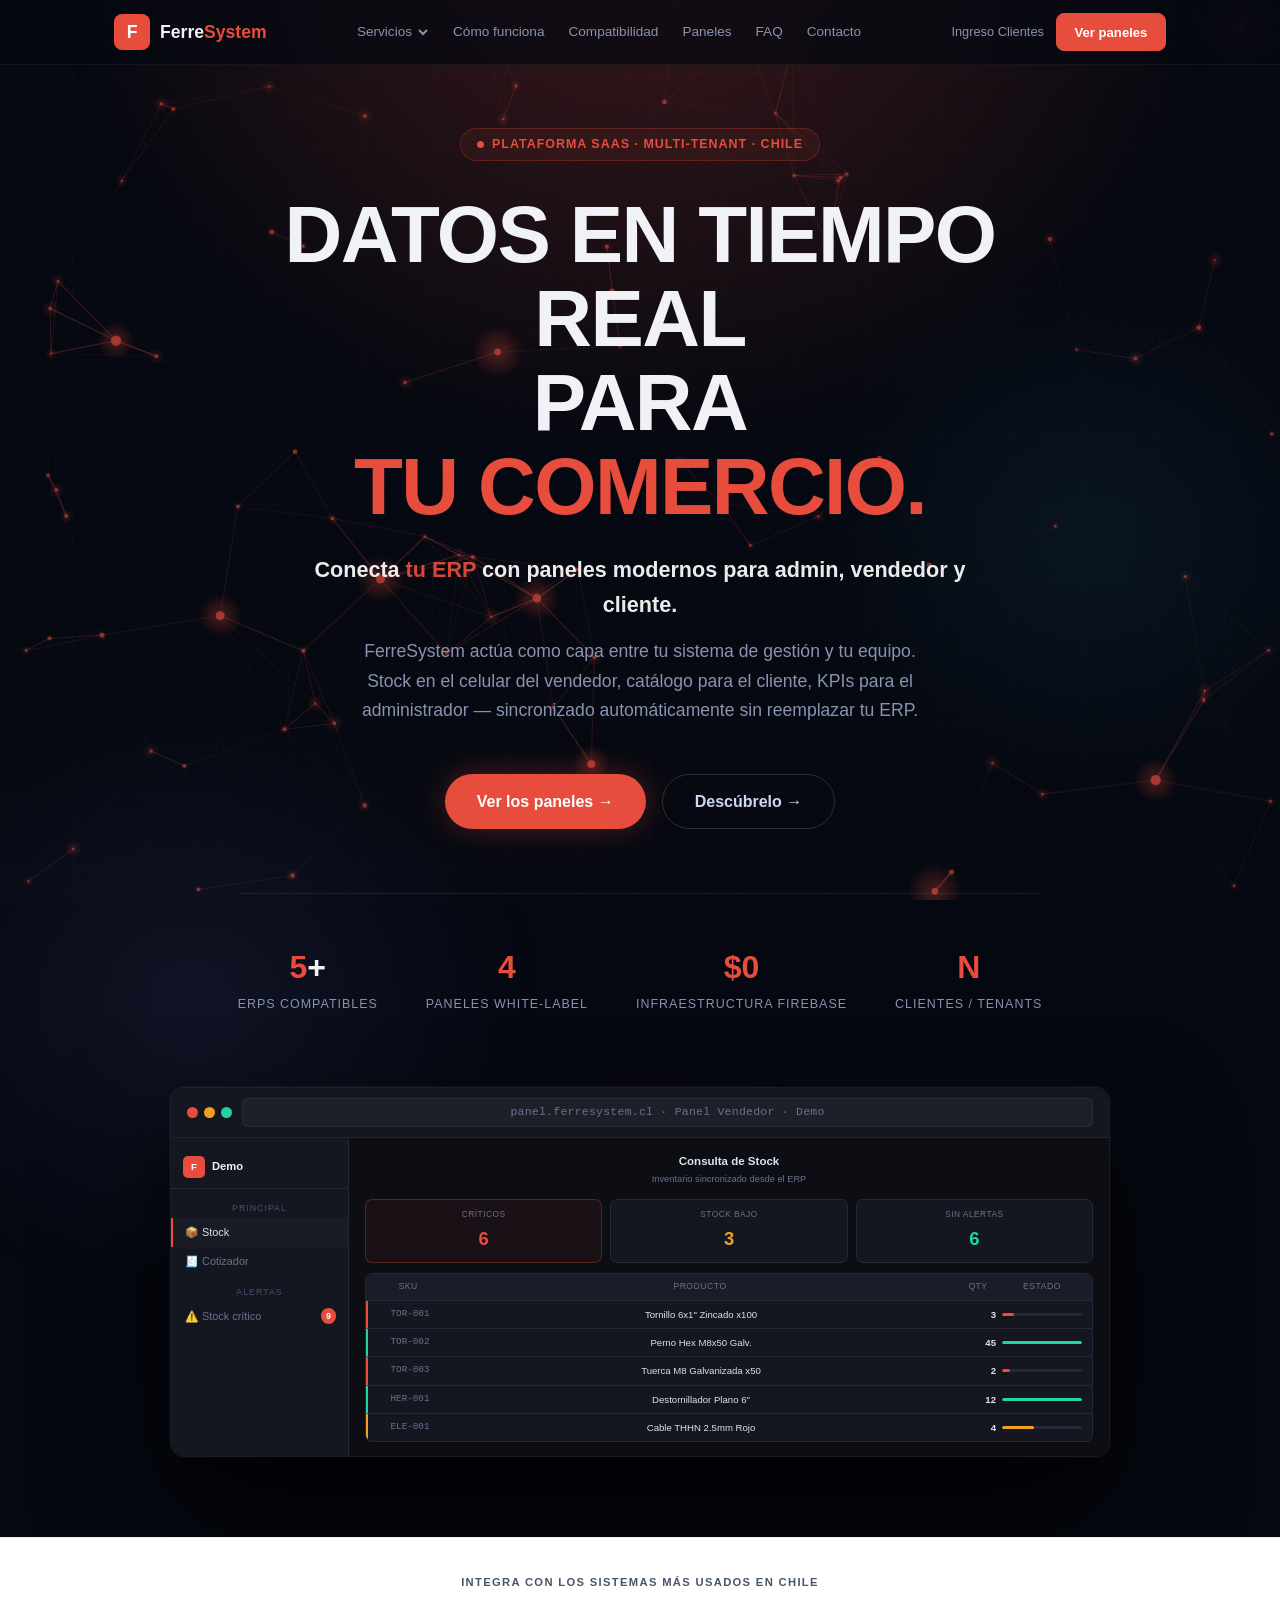
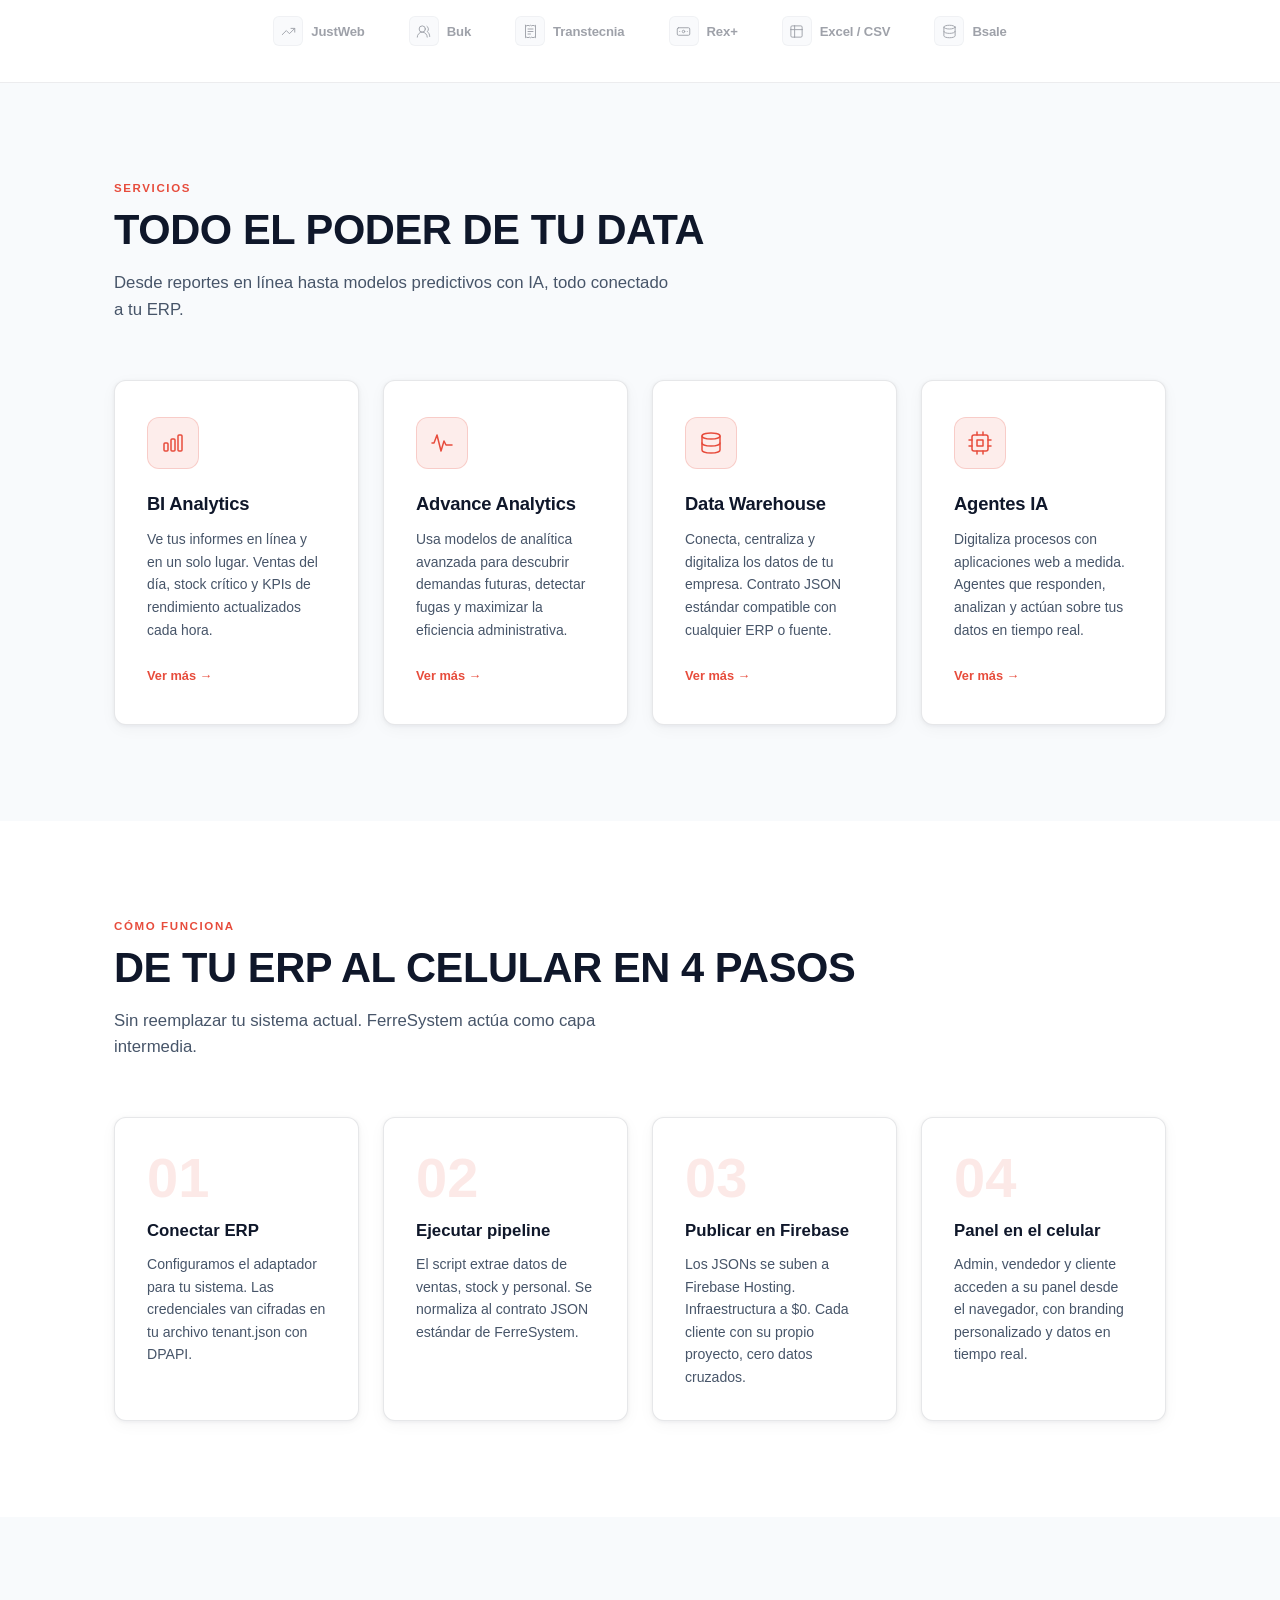
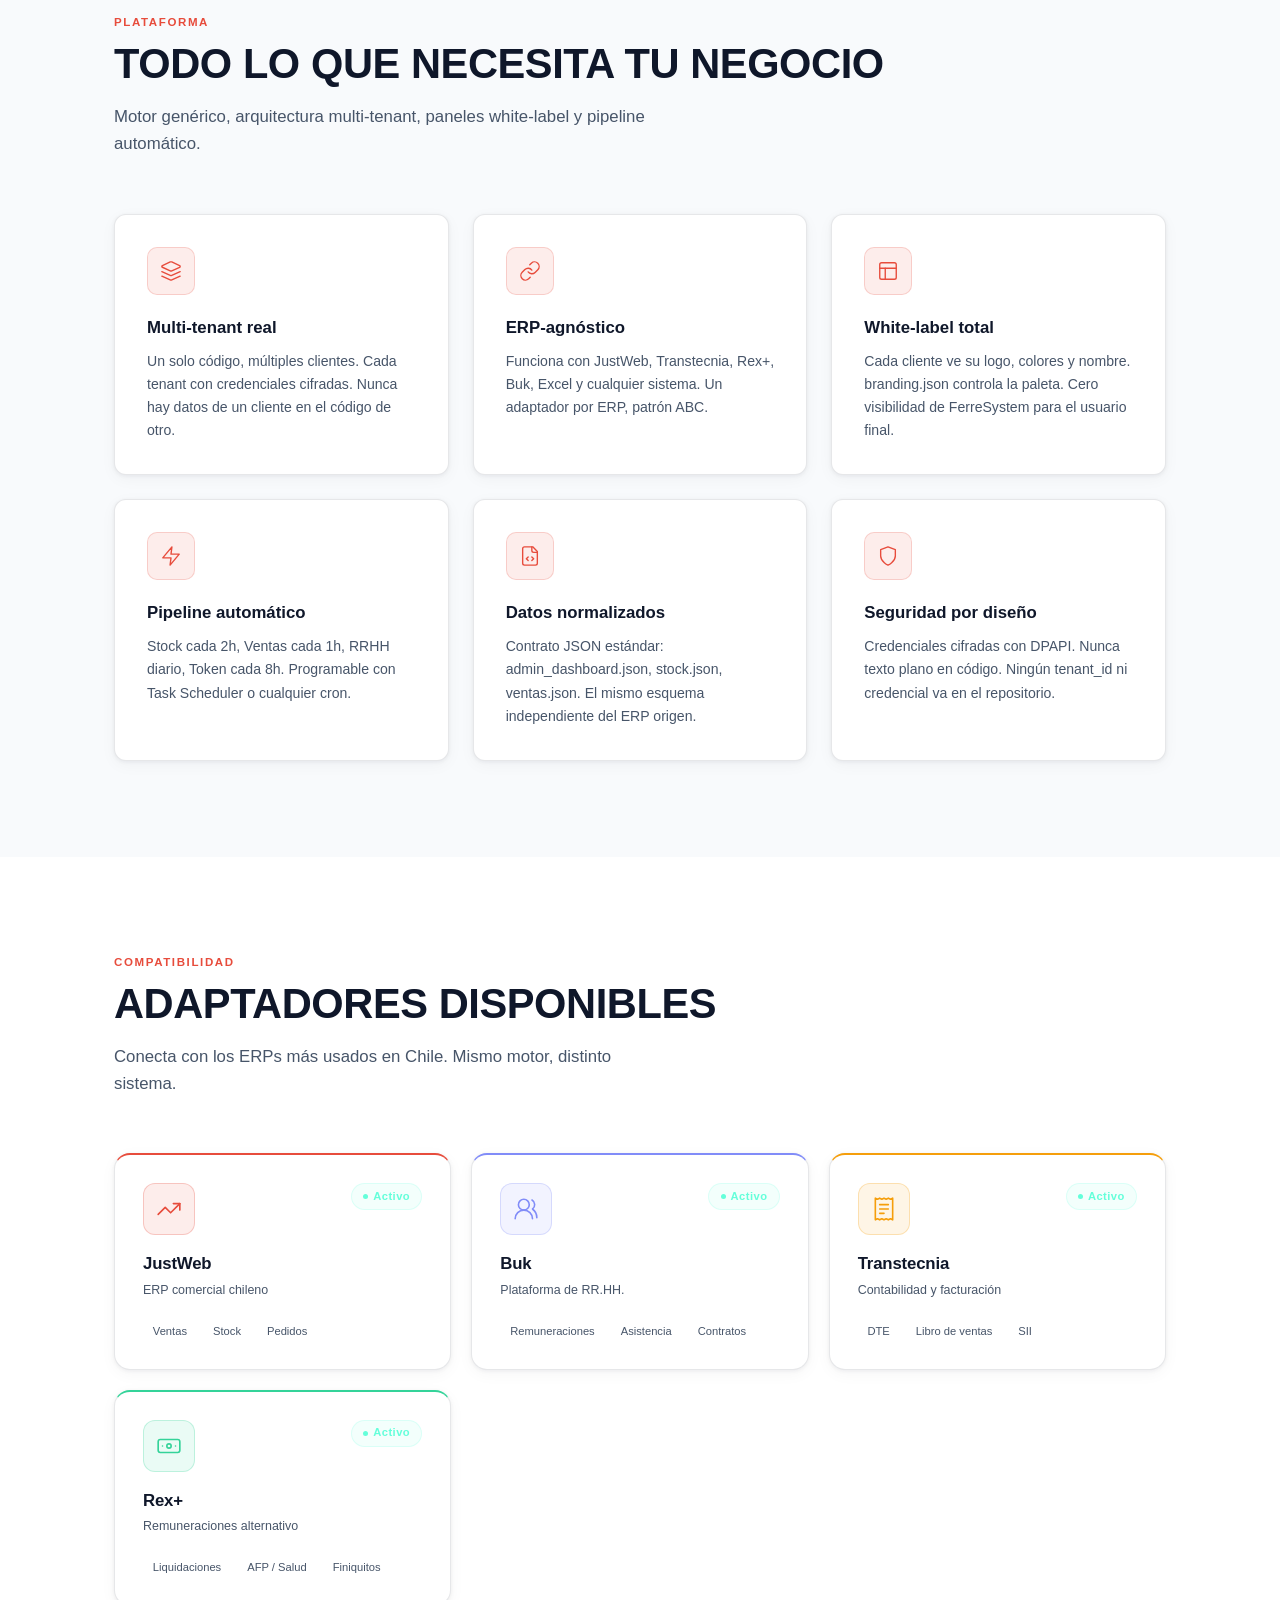
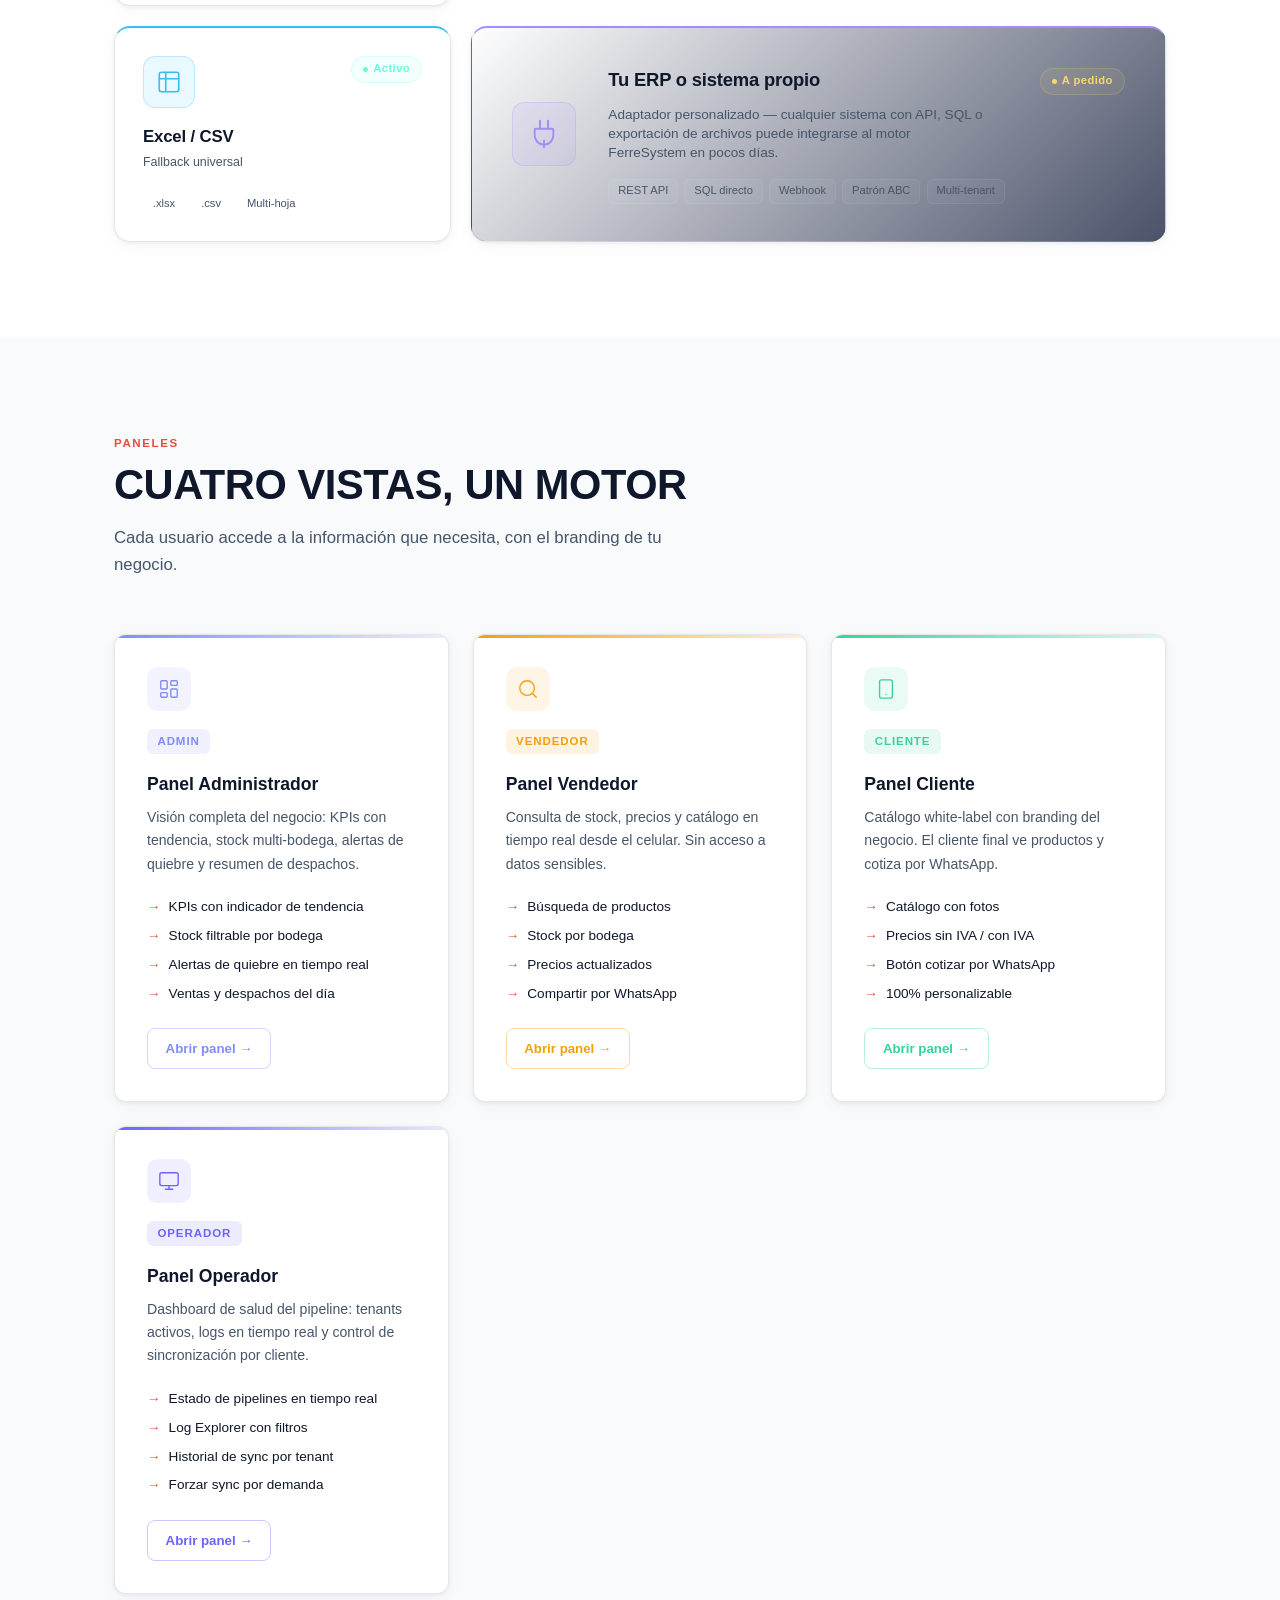
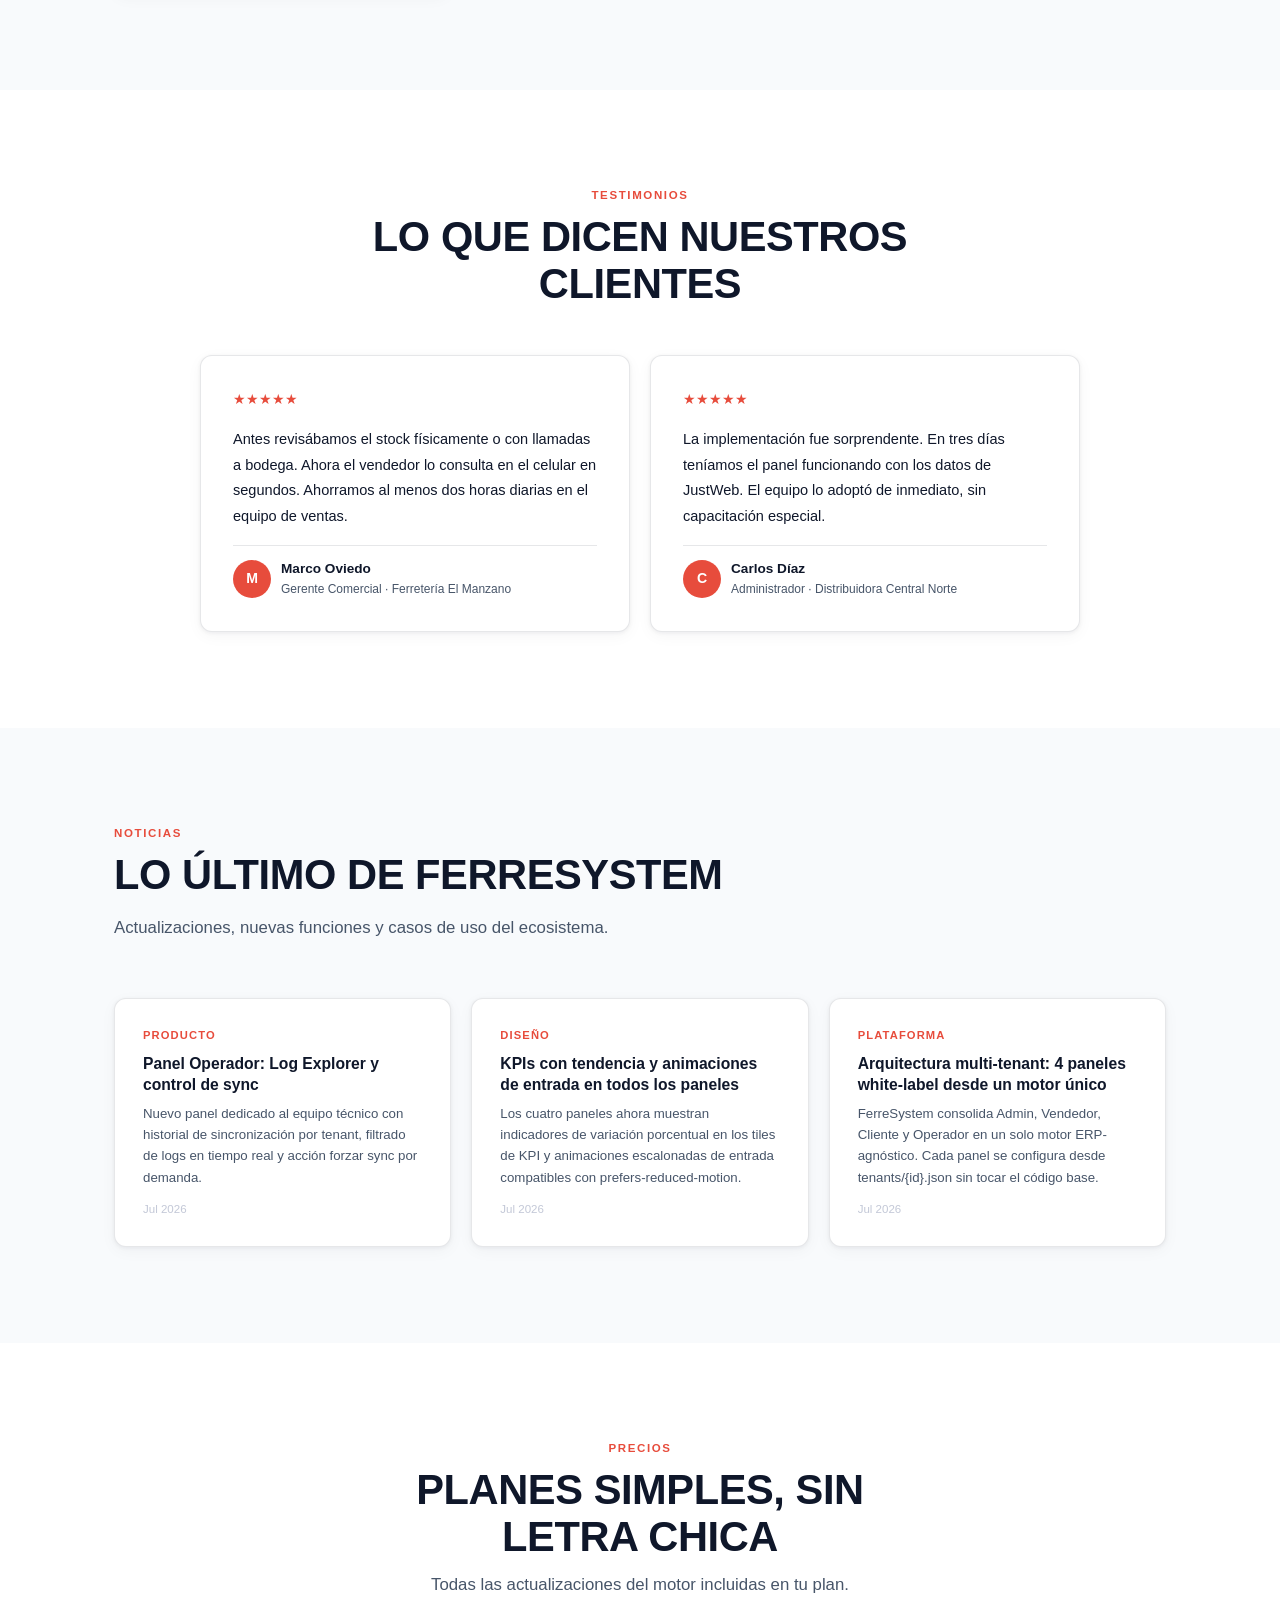
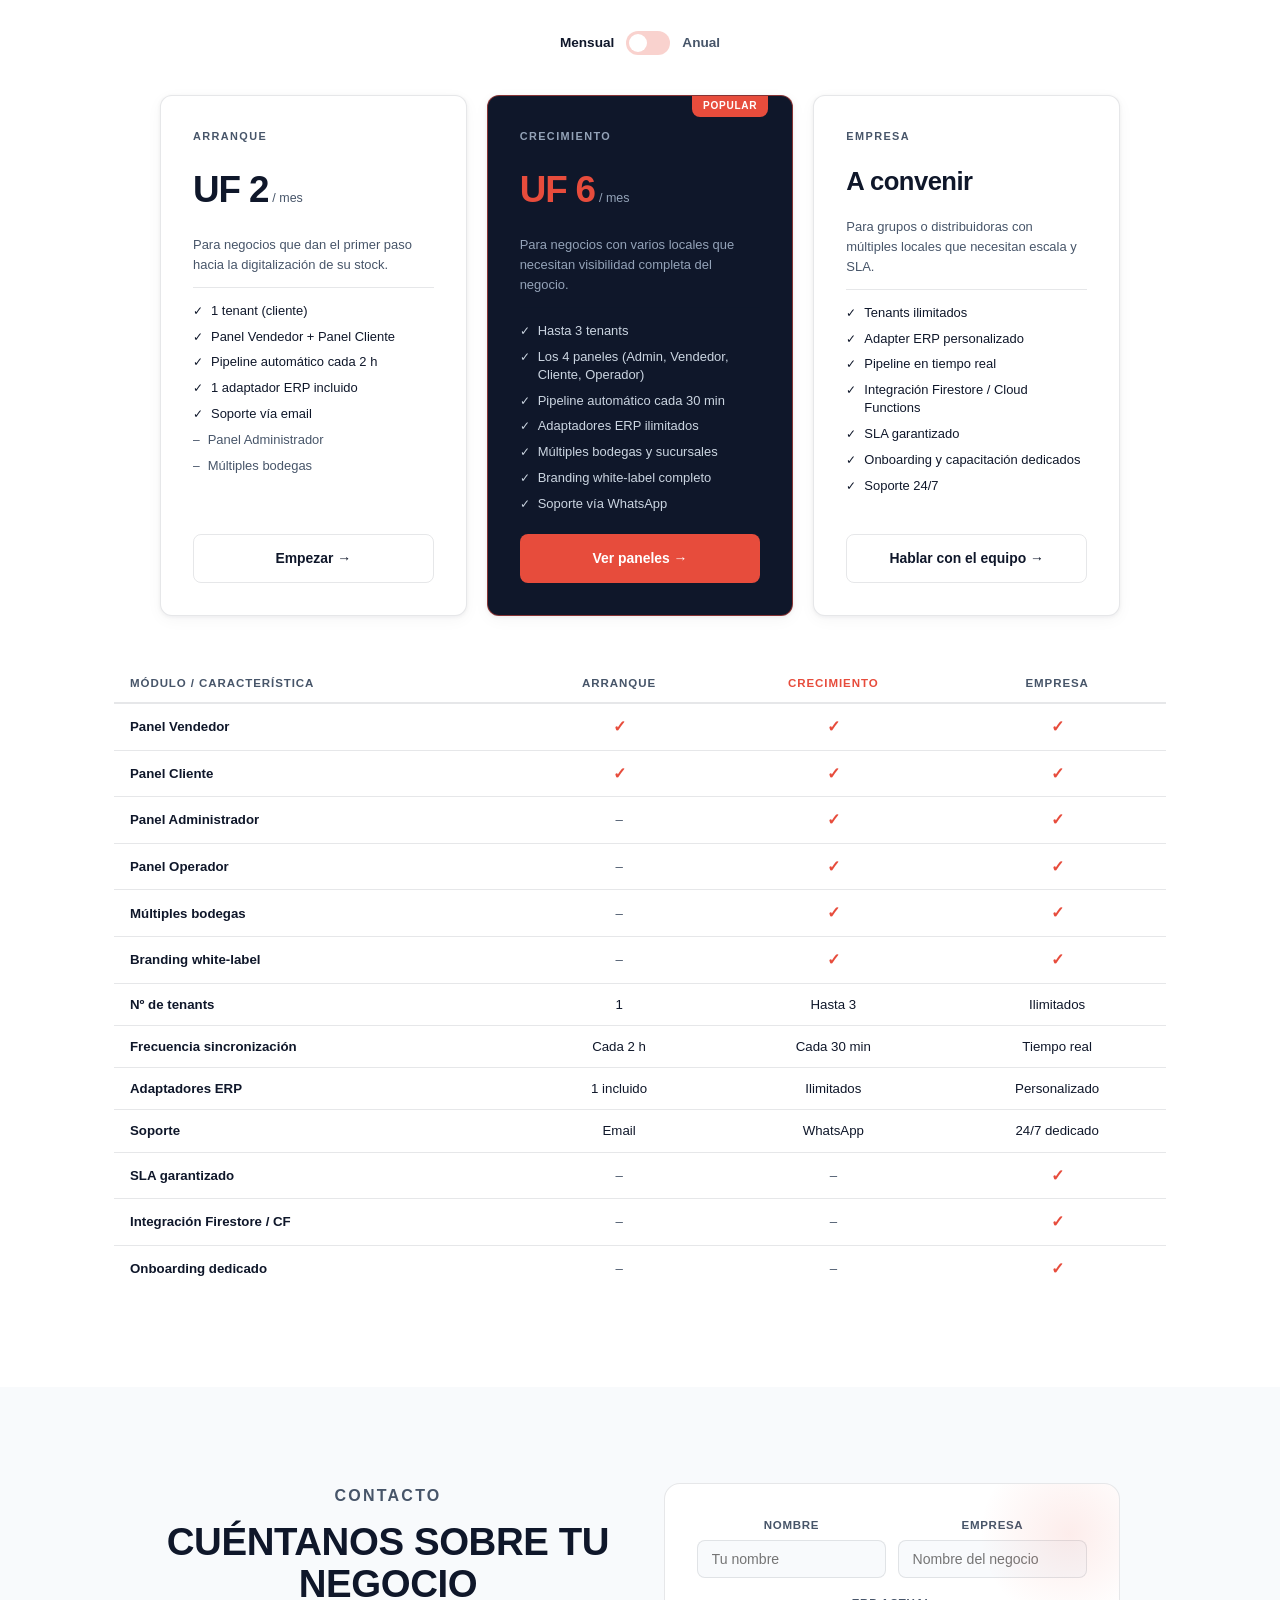
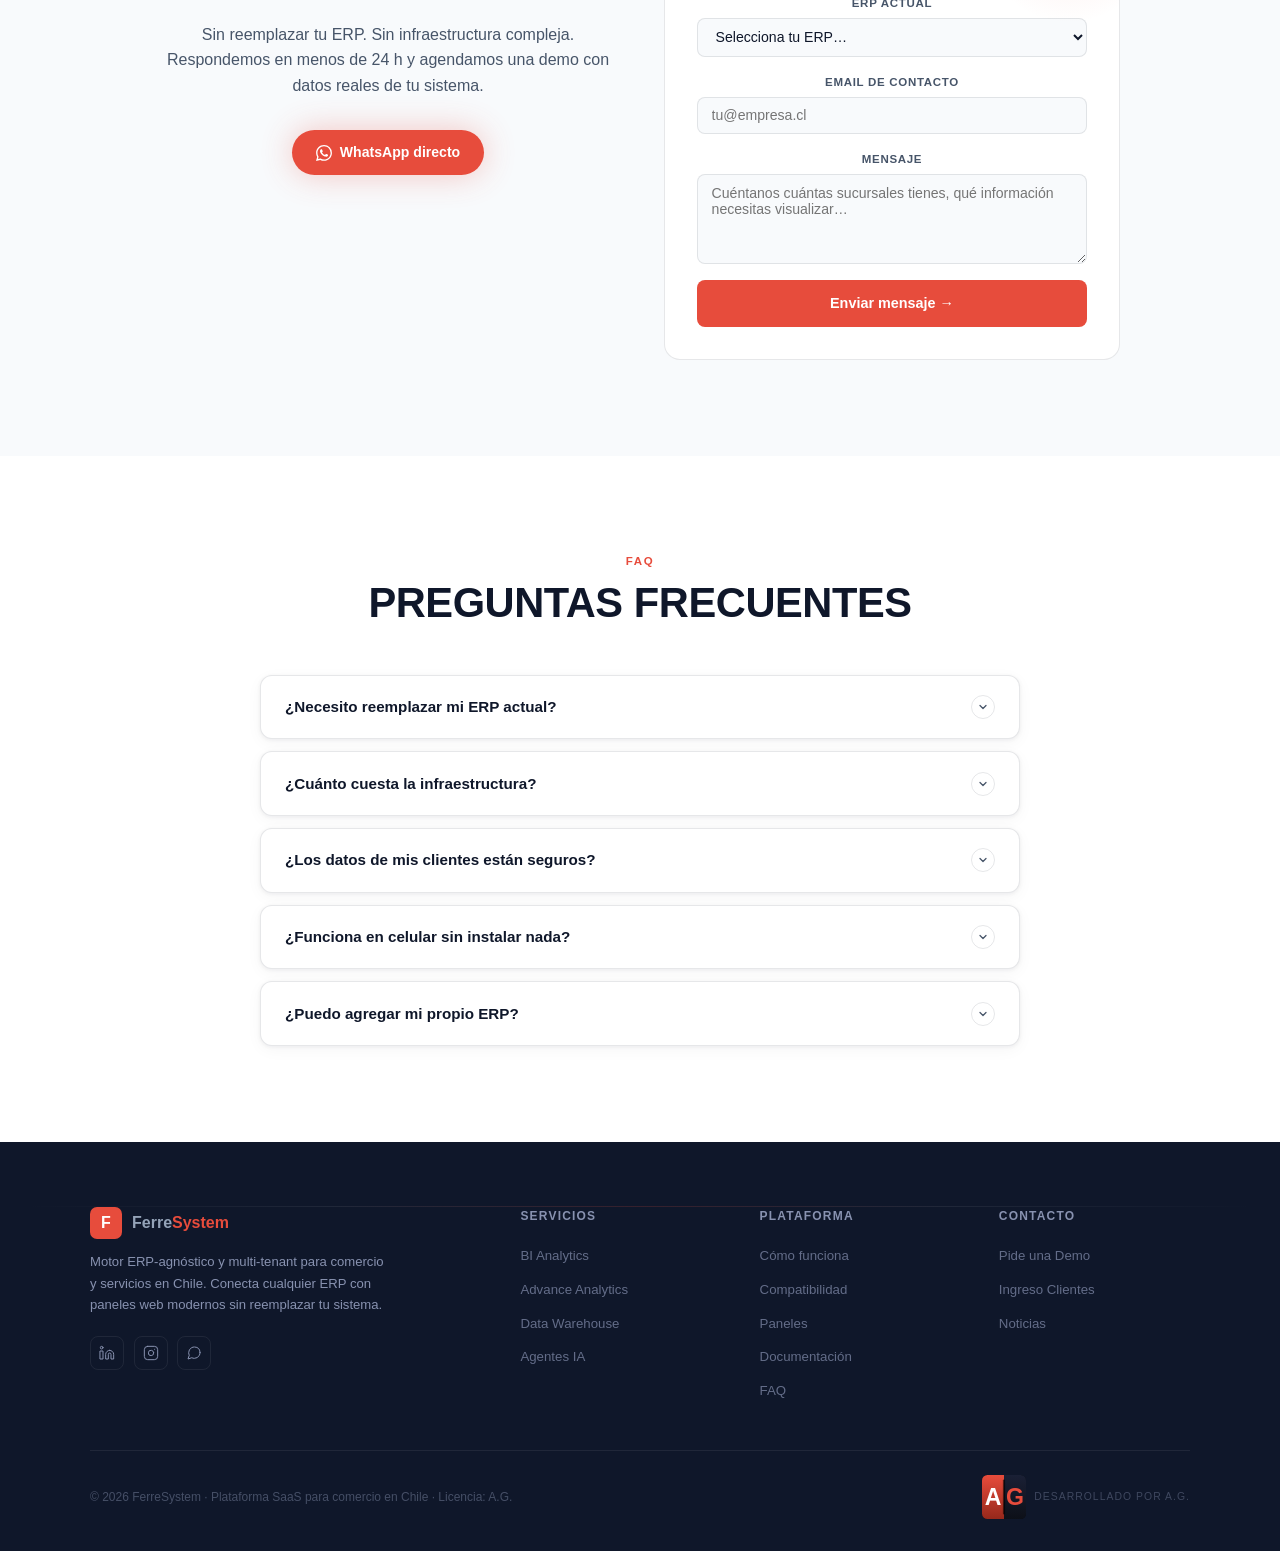
<file: landing/index.html>
<!DOCTYPE html>
<html lang="es">
<head>
  <meta charset="UTF-8">
  <meta name="viewport" content="width=device-width, initial-scale=1.0">
  <title>FerreSystem — Plataforma ERP multi-tenant para Chile</title>
  <meta name="description" content="FerreSystem conecta cualquier ERP con paneles web modernos. Multi-tenant, white-label, ERP-agnostico. JustWeb, Transtecnia, Rex+, Buk, Excel. Listo en dias.">
  <style>
    *,*::before,*::after{box-sizing:border-box;margin:0;padding:0}
    html{scroll-behavior:smooth}
    body{font-family:-apple-system,BlinkMacSystemFont,'Segoe UI',Roboto,sans-serif;background:#050810;color:#f0f2f8;line-height:1.6;overflow-x:hidden}
    a{color:inherit;text-decoration:none}
    button{cursor:pointer;font:inherit;border:none;background:none}
    :root{
      --rojo:#e74c3c;--rojo-h:#c0392b;--rojo-s:rgba(231,76,60,0.12);
      --navy:#0d1120;--navy2:#111827;--navy3:#1a2035;--navy4:#1e2744;
      --muted:#8892b0;--texto:#ccd6f6;--borde:rgba(255,255,255,0.07);
      --verde:#64ffda;--r:12px;
      --accent-sales:#e74c3c;
      --accent-people:#818cf8;
      --accent-finance:#f59e0b;
      --accent-pay:#34d399;
      --accent-data:#38bdf8;
      --accent-custom:#a78bfa;
    }
    @keyframes pulse{0%,100%{opacity:1}50%{opacity:0.5}}
    @keyframes fadeInDown{from{opacity:0;transform:translateY(-12px)}to{opacity:1;transform:translateY(0)}}
    #canvas-bg{position:fixed;top:0;left:0;width:100%;height:100%;z-index:1;pointer-events:none;opacity:0.75}
    .container{max-width:1100px;margin:0 auto;padding:0 1.5rem;position:relative;z-index:2}
    section{padding:6rem 1.5rem;position:relative;z-index:2}
    .anim{opacity:0;transition:opacity 0.7s ease,transform 0.7s ease;transform:translateY(28px)}
    .anim.visible{opacity:1;transform:translateY(0)}
    .anim.d1{transition-delay:0.05s}.anim.d2{transition-delay:0.15s}.anim.d3{transition-delay:0.25s}.anim.d4{transition-delay:0.35s}.anim.d5{transition-delay:0.45s}

    /* ===== NAV ===== */
    nav{position:fixed;top:0;left:0;right:0;z-index:500;background:rgba(5,8,16,0.72);backdrop-filter:blur(20px);-webkit-backdrop-filter:blur(20px);border-bottom:1px solid rgba(255,255,255,0.05);transition:background 0.35s ease,box-shadow 0.35s ease}
    nav.scrolled{background:rgba(5,8,16,0.96);box-shadow:0 1px 0 rgba(255,255,255,0.05)}
    .nav-inner{max-width:1100px;margin:0 auto;padding:0 1.5rem;height:64px;display:flex;align-items:center;justify-content:space-between;gap:1rem}
    .nav-logo{display:flex;align-items:center;gap:10px}
    .nav-logo-icon{width:36px;height:36px;background:var(--rojo);border-radius:8px;display:flex;align-items:center;justify-content:center;font-weight:900;font-size:1.1rem;color:#fff;flex-shrink:0}
    .nav-logo-text{font-size:1.1rem;font-weight:800}
    .nav-logo-text em{color:var(--rojo);font-style:normal}
    .nav-links{display:flex;gap:1.5rem;align-items:center}
    .nav-links a{font-size:0.85rem;color:var(--muted);font-weight:500;transition:color 0.2s;padding:0.3rem 0}
    .nav-links a:hover{color:#fff}
    .nav-dropdown{position:relative}
    .nav-dropdown-btn{display:flex;align-items:center;gap:5px;font-size:0.85rem;color:var(--muted);font-weight:500;cursor:pointer;padding:0.3rem 0;transition:color 0.2s;background:none;border:none}
    .nav-dropdown-btn:hover{color:#fff}
    .nav-dropdown-btn svg{width:12px;height:12px;transition:transform 0.25s}
    .nav-dropdown.open .nav-dropdown-btn svg{transform:rotate(180deg)}
    .nav-dropdown-menu{position:absolute;top:calc(100% + 10px);left:50%;transform:translateX(-50%);background:var(--navy2);border:1px solid var(--borde);border-radius:12px;min-width:220px;padding:0.5rem;display:none;flex-direction:column;gap:2px;box-shadow:0 20px 60px rgba(0,0,0,0.5);animation:fadeInDown 0.2s ease}
    .nav-dropdown.open .nav-dropdown-menu{display:flex}
    .nav-dropdown-menu a{display:flex;align-items:center;gap:10px;padding:0.6rem 0.85rem;border-radius:8px;font-size:0.82rem;color:var(--texto);transition:background 0.15s}
    .nav-dropdown-menu a:hover{background:rgba(231,76,60,0.1);color:#fff}
    .nav-dropdown-menu a span.ddicon{width:28px;height:28px;border-radius:6px;background:var(--rojo-s);display:flex;align-items:center;justify-content:center;flex-shrink:0}
    .nav-dropdown-menu a span.ddicon svg{width:15px;height:15px;fill:none;stroke:var(--muted);stroke-width:1.5;stroke-linecap:round;stroke-linejoin:round;transition:stroke 0.2s}
    .nav-dropdown-menu a:hover span.ddicon svg{stroke:var(--rojo)}
    .nav-right{display:flex;align-items:center;gap:0.75rem}
    .nav-ingreso{font-size:0.8rem;color:var(--muted);font-weight:500;transition:color 0.2s}
    .nav-ingreso:hover{color:#fff}
    .nav-cta{background:var(--rojo);color:#fff;border:1.5px solid var(--rojo);padding:0.45rem 1.1rem;border-radius:8px;font-size:0.82rem;font-weight:700;transition:all 0.2s;white-space:nowrap}
    .nav-cta:hover{background:var(--rojo-h);transform:translateY(-1px);box-shadow:0 4px 20px rgba(231,76,60,0.4)}
    .nav-hamburger{display:none;flex-direction:column;gap:5px;width:36px;height:36px;align-items:center;justify-content:center;cursor:pointer;border-radius:8px;transition:background 0.2s}
    .nav-hamburger:hover{background:rgba(255,255,255,0.06)}
    .nav-hamburger span{display:block;width:20px;height:2px;background:var(--texto);border-radius:2px;transition:all 0.3s}
    .nav-hamburger.active span:nth-child(1){transform:translateY(7px) rotate(45deg)}
    .nav-hamburger.active span:nth-child(2){opacity:0}
    .nav-hamburger.active span:nth-child(3){transform:translateY(-7px) rotate(-45deg)}
    .nav-mobile{display:none;position:fixed;top:64px;left:0;right:0;z-index:490;background:rgba(5,8,16,0.97);border-bottom:1px solid var(--borde);padding:1.25rem 1.5rem 1.5rem;backdrop-filter:blur(18px);animation:fadeInDown 0.2s ease}
    .nav-mobile.open{display:block}
    .nav-mobile-links{display:flex;flex-direction:column;gap:0}
    .nav-mobile-links a,.nav-mobile-links button{display:flex;align-items:center;justify-content:space-between;width:100%;padding:0.9rem 0;font-size:0.95rem;color:var(--texto);border-bottom:1px solid var(--borde);font-weight:500;background:none;border-left:none;border-right:none;border-top:none;text-align:left}
    .nav-mobile-links a:last-child{border-bottom:none}
    .nav-mobile-sub{padding:0.3rem 0 0.3rem 1rem;display:flex;flex-direction:column;gap:0}
    .nav-mobile-sub a{font-size:0.88rem;color:var(--muted);border-bottom:1px solid rgba(255,255,255,0.04);padding:0.65rem 0}
    .nav-mobile-cta{display:flex;align-items:center;justify-content:center;gap:0.5rem;background:var(--rojo);color:#fff;font-weight:700;font-size:0.95rem;padding:0.85rem;border-radius:10px;width:100%;margin-top:1rem}
    @media(max-width:900px){.nav-links{display:none}.nav-right .nav-ingreso{display:none}.nav-right .nav-cta{display:none}.nav-hamburger{display:flex}}

    /* ===== HERO ===== */
    .hero{min-height:100vh;display:flex;flex-direction:column;justify-content:center;align-items:center;text-align:center;padding:8rem 1.5rem 5rem;background:radial-gradient(ellipse 80% 60% at 50% -5%,rgba(231,76,60,0.24) 0%,transparent 58%),radial-gradient(ellipse 55% 40% at 15% 65%,rgba(129,140,248,0.09) 0%,transparent 50%),radial-gradient(ellipse 45% 35% at 85% 35%,rgba(56,189,248,0.07) 0%,transparent 50%);position:relative}
    .hero-label{display:inline-flex;align-items:center;gap:8px;background:rgba(231,76,60,0.08);border:1px solid rgba(231,76,60,0.25);border-radius:100px;padding:0.35rem 1rem;font-size:0.78rem;font-weight:700;color:var(--rojo);letter-spacing:0.08em;text-transform:uppercase;margin-bottom:2rem}
    .hero-label::before{content:"";width:7px;height:7px;border-radius:50%;background:var(--rojo);animation:pulse 1.8s infinite;flex-shrink:0}
    .hero h1{font-size:clamp(2.6rem,7vw,5rem);font-weight:900;line-height:1.05;letter-spacing:-0.02em;max-width:900px;margin-bottom:1.5rem;text-transform:uppercase}
    .hero h1 em{color:var(--rojo);font-style:normal;display:block}
    .hero-tagline{font-size:clamp(1.1rem,2.2vw,1.35rem);color:#fff;font-weight:700;max-width:700px;margin:0 auto 0.9rem;opacity:0.92}
    .hero-tagline em{color:var(--rojo);font-style:normal}
    .hero-sub{font-size:clamp(0.95rem,1.8vw,1.1rem);color:var(--muted);max-width:600px;margin:0 auto 3rem;line-height:1.7}
    .hero-ctas{display:flex;gap:1rem;justify-content:center;flex-wrap:wrap}
    .btn-pill{display:inline-flex;align-items:center;gap:0.5rem;padding:0.85rem 2rem;border-radius:100px;font-weight:700;font-size:1rem;transition:all 0.25s;cursor:pointer;border:none;text-decoration:none}
    .btn-rojo{background:var(--rojo);color:#fff;box-shadow:0 0 32px rgba(231,76,60,0.3)}
    .btn-rojo:hover{background:var(--rojo-h);transform:translateY(-2px);box-shadow:0 8px 40px rgba(231,76,60,0.45)}
    .btn-ghost{background:transparent;color:var(--texto);border:1.5px solid rgba(255,255,255,0.15)}
    .btn-ghost:hover{border-color:rgba(255,255,255,0.4);transform:translateY(-2px)}
    .hero-stats{display:flex;gap:3rem;justify-content:center;flex-wrap:wrap;margin-top:4rem;padding-top:3rem;border-top:1px solid var(--borde)}
    .hero-stat-val{font-size:2rem;font-weight:900}
    .hero-stat-val em{color:var(--rojo);font-style:normal}
    .hero-stat-label{font-size:0.78rem;color:var(--muted);text-transform:uppercase;letter-spacing:0.08em;margin-top:2px}

    /* ===== OVERLINES ===== */
    .sec-overline{font-size:0.72rem;font-weight:700;text-transform:uppercase;letter-spacing:0.14em;color:var(--rojo);margin-bottom:0.6rem}
    .sec-title{font-size:clamp(1.8rem,3.5vw,2.6rem);font-weight:900;line-height:1.12;letter-spacing:-0.01em;margin-bottom:1rem;text-transform:uppercase}
    .sec-sub{color:var(--muted);font-size:1.05rem;max-width:560px;margin-bottom:3.5rem}

    /* ===== SERVICIOS ===== */
    .servicios-section{background:var(--navy)}
    .servicios-grid{display:grid;grid-template-columns:repeat(auto-fit,minmax(240px,1fr));gap:1.5rem}
    .serv-card{background:var(--navy3);border:1px solid var(--borde);border-radius:var(--r);padding:2.25rem 2rem;position:relative;overflow:hidden;transition:all 0.3s;cursor:default}
    .serv-card::before{content:'';position:absolute;top:0;left:0;right:0;height:3px;background:linear-gradient(90deg,var(--rojo),rgba(231,76,60,0.15));transform:scaleX(0);transform-origin:left;transition:transform 0.4s ease}
    .serv-card:hover{transform:translateY(-6px);border-color:rgba(231,76,60,0.45);box-shadow:0 24px 64px rgba(0,0,0,0.45)}
    .serv-card:hover::before{transform:scaleX(1)}
    /* SVG icon wrap — same system as compat */
    .serv-icon-wrap{width:52px;height:52px;border-radius:12px;background:rgba(231,76,60,0.1);border:1px solid rgba(231,76,60,0.2);display:flex;align-items:center;justify-content:center;margin-bottom:1.25rem;transition:transform 0.3s ease}
    .serv-card:hover .serv-icon-wrap{transform:scale(1.08) rotate(-2deg)}
    .serv-icon-wrap svg{width:24px;height:24px;fill:none;stroke:var(--rojo);stroke-width:1.5;stroke-linecap:round;stroke-linejoin:round}
    .serv-card h3{font-size:1.15rem;font-weight:900;margin-bottom:0.6rem;letter-spacing:-0.01em}
    .serv-card p{font-size:0.87rem;color:var(--muted);line-height:1.65;margin-bottom:1.25rem}
    .serv-link{display:inline-flex;align-items:center;gap:5px;font-size:0.8rem;font-weight:700;color:var(--rojo);transition:gap 0.2s;background:none;border:none;padding:0;cursor:pointer;font-family:inherit}
    .serv-card:hover .serv-link{gap:9px}
    .serv-detail{display:none;margin-top:1rem;padding-top:1rem;border-top:1px solid var(--borde)}
    .serv-detail.open{display:block}
    .serv-detail ul{list-style:none;display:flex;flex-direction:column;gap:0.45rem}
    .serv-detail li{font-size:0.82rem;color:var(--muted);display:flex;align-items:flex-start;gap:0.5rem;line-height:1.5}
    .serv-detail li::before{content:"✓";color:var(--rojo);font-weight:700;flex-shrink:0;margin-top:0.05em}
    @media(prefers-reduced-motion:reduce){.serv-detail{transition:none}}

    /* ===== STEPS ===== */
    .steps-section{background:var(--navy2)}
    .steps-grid{display:grid;grid-template-columns:repeat(auto-fit,minmax(230px,1fr));gap:1.5rem}
    .step-card{background:var(--navy3);border:1px solid var(--borde);border-radius:var(--r);padding:2rem;position:relative;overflow:hidden;transition:transform 0.25s,border-color 0.25s,box-shadow 0.25s}
    .step-card:hover{transform:translateY(-5px);border-color:rgba(231,76,60,0.4);box-shadow:0 16px 48px rgba(0,0,0,0.4)}
    .step-card::after{content:'';position:absolute;bottom:0;left:0;right:0;height:3px;background:var(--rojo);transform:scaleX(0);transform-origin:left;transition:transform 0.35s ease}
    .step-card:hover::after{transform:scaleX(1)}
    .step-num{font-size:3.5rem;font-weight:900;color:rgba(231,76,60,0.12);line-height:1;margin-bottom:0.75rem}
    .step-card h3{font-size:1.05rem;font-weight:800;margin-bottom:0.5rem}
    .step-card p{font-size:0.88rem;color:var(--muted);line-height:1.6}

    /* ===== FEATURES ===== */
    .features-section{background:var(--navy)}
    .features-grid{display:grid;grid-template-columns:repeat(auto-fit,minmax(300px,1fr));gap:1.5rem}
    .feat-card{background:var(--navy3);border:1px solid var(--borde);border-radius:var(--r);padding:2rem;transition:all 0.25s}
    .feat-card:hover{border-color:rgba(231,76,60,0.5);background:var(--navy4);transform:translateY(-4px);box-shadow:0 20px 60px rgba(0,0,0,0.4)}
    .feat-icon{width:48px;height:48px;border-radius:10px;background:rgba(231,76,60,0.1);border:1px solid rgba(231,76,60,0.2);display:flex;align-items:center;justify-content:center;margin-bottom:1.25rem;transition:transform 0.3s ease}
    .feat-card:hover .feat-icon{transform:scale(1.08) rotate(-2deg)}
    .feat-icon svg{width:22px;height:22px;fill:none;stroke:var(--rojo);stroke-width:1.5;stroke-linecap:round;stroke-linejoin:round}
    .feat-card h3{font-size:1.05rem;font-weight:800;margin-bottom:0.5rem}
    .feat-card p{font-size:0.88rem;color:var(--muted);line-height:1.65}

    /* ===================================================
       COMPATIBILIDAD — REDISEÑO BENTO GRID v3
       Iconos SVG inline monocromáticos estilo Lucide
       stroke-width: 1.5px | sin emojis | acento por categoría
    =================================================== */
    .compat-section{background:var(--navy2)}
    .compat-bento{display:grid;grid-template-columns:repeat(3,1fr);grid-template-rows:auto auto;gap:1.25rem}
    .compat-bento .compat-card-v2:nth-child(5){grid-column:1/2}
    .compat-bento .compat-card-v2:nth-child(6){grid-column:2/4}
    @media(max-width:900px){
      .compat-bento{grid-template-columns:repeat(2,1fr)}
      .compat-bento .compat-card-v2:nth-child(5){grid-column:auto}
      .compat-bento .compat-card-v2:nth-child(6){grid-column:1/-1}
    }
    @media(max-width:560px){
      .compat-bento{grid-template-columns:1fr}
      .compat-bento .compat-card-v2:nth-child(6){grid-column:auto}
    }
    .compat-card-v2{background:var(--navy3);border:1px solid var(--borde);border-radius:16px;padding:1.75rem 1.75rem 1.5rem;position:relative;overflow:hidden;transition:transform 0.3s ease,border-color 0.3s ease,box-shadow 0.3s ease;display:flex;flex-direction:column;gap:1rem}
    .compat-card-v2::after{content:'';position:absolute;top:-40px;left:-40px;width:160px;height:160px;border-radius:50%;opacity:0;transition:opacity 0.4s ease;pointer-events:none}
    .compat-card-v2:hover{transform:translateY(-5px);box-shadow:0 20px 56px rgba(0,0,0,0.45)}
    .compat-card-v2:hover::after{opacity:1}
    .compat-card-v2[data-accent="sales"]{border-top:2px solid var(--accent-sales)}
    .compat-card-v2[data-accent="sales"]:hover{border-color:var(--accent-sales)}
    .compat-card-v2[data-accent="sales"]::after{background:radial-gradient(circle,rgba(231,76,60,0.18) 0%,transparent 70%)}
    .compat-card-v2[data-accent="sales"] .cc-icon-wrap{background:rgba(231,76,60,0.1);border-color:rgba(231,76,60,0.25)}
    .compat-card-v2[data-accent="sales"] .cc-icon-wrap svg{stroke:var(--accent-sales)}
    .compat-card-v2[data-accent="people"]{border-top:2px solid var(--accent-people)}
    .compat-card-v2[data-accent="people"]:hover{border-color:var(--accent-people)}
    .compat-card-v2[data-accent="people"]::after{background:radial-gradient(circle,rgba(129,140,248,0.18) 0%,transparent 70%)}
    .compat-card-v2[data-accent="people"] .cc-icon-wrap{background:rgba(129,140,248,0.1);border-color:rgba(129,140,248,0.25)}
    .compat-card-v2[data-accent="people"] .cc-icon-wrap svg{stroke:var(--accent-people)}
    .compat-card-v2[data-accent="finance"]{border-top:2px solid var(--accent-finance)}
    .compat-card-v2[data-accent="finance"]:hover{border-color:var(--accent-finance)}
    .compat-card-v2[data-accent="finance"]::after{background:radial-gradient(circle,rgba(245,158,11,0.18) 0%,transparent 70%)}
    .compat-card-v2[data-accent="finance"] .cc-icon-wrap{background:rgba(245,158,11,0.1);border-color:rgba(245,158,11,0.25)}
    .compat-card-v2[data-accent="finance"] .cc-icon-wrap svg{stroke:var(--accent-finance)}
    .compat-card-v2[data-accent="pay"]{border-top:2px solid var(--accent-pay)}
    .compat-card-v2[data-accent="pay"]:hover{border-color:var(--accent-pay)}
    .compat-card-v2[data-accent="pay"]::after{background:radial-gradient(circle,rgba(52,211,153,0.18) 0%,transparent 70%)}
    .compat-card-v2[data-accent="pay"] .cc-icon-wrap{background:rgba(52,211,153,0.1);border-color:rgba(52,211,153,0.25)}
    .compat-card-v2[data-accent="pay"] .cc-icon-wrap svg{stroke:var(--accent-pay)}
    .compat-card-v2[data-accent="data"]{border-top:2px solid var(--accent-data)}
    .compat-card-v2[data-accent="data"]:hover{border-color:var(--accent-data)}
    .compat-card-v2[data-accent="data"]::after{background:radial-gradient(circle,rgba(56,189,248,0.18) 0%,transparent 70%)}
    .compat-card-v2[data-accent="data"] .cc-icon-wrap{background:rgba(56,189,248,0.1);border-color:rgba(56,189,248,0.25)}
    .compat-card-v2[data-accent="data"] .cc-icon-wrap svg{stroke:var(--accent-data)}
    .compat-card-v2[data-accent="custom"]{border-top:2px solid var(--accent-custom);background:linear-gradient(135deg,var(--navy3) 0%,rgba(30,39,68,0.8) 100%)}
    .compat-card-v2[data-accent="custom"]:hover{border-color:var(--accent-custom)}
    .compat-card-v2[data-accent="custom"]::after{background:radial-gradient(circle,rgba(167,139,250,0.18) 0%,transparent 70%)}
    .compat-card-v2[data-accent="custom"] .cc-icon-wrap{background:rgba(167,139,250,0.1);border-color:rgba(167,139,250,0.25)}
    .compat-card-v2[data-accent="custom"] .cc-icon-wrap svg{stroke:var(--accent-custom)}
    .cc-icon-wrap{width:52px;height:52px;border-radius:12px;border:1px solid rgba(255,255,255,0.08);display:flex;align-items:center;justify-content:center;flex-shrink:0;transition:transform 0.3s ease}
    .compat-card-v2:hover .cc-icon-wrap{transform:scale(1.08) rotate(-3deg)}
    .cc-icon-wrap svg{width:26px;height:26px;fill:none;stroke-width:1.5;stroke-linecap:round;stroke-linejoin:round}
    .cc-header{display:flex;align-items:flex-start;justify-content:space-between;gap:0.75rem}
    .cc-meta{flex:1}
    .cc-name{font-size:1.05rem;font-weight:800;letter-spacing:-0.01em;margin-bottom:0.2rem;color:var(--texto)}
    .cc-type{font-size:0.78rem;color:var(--muted);line-height:1.4}
    .chip{display:inline-flex;align-items:center;gap:5px;padding:0.22rem 0.7rem;border-radius:100px;font-size:0.7rem;font-weight:700;letter-spacing:0.04em}
    .chip::before{content:'';width:5px;height:5px;border-radius:50%;flex-shrink:0}
    .chip-live{background:rgba(100,255,218,0.08);color:var(--verde);border:1px solid rgba(100,255,218,0.18)}
    .chip-live::before{background:var(--verde);animation:pulse 2s infinite}
    .chip-soon{background:rgba(248,214,110,0.08);color:#f8d66e;border:1px solid rgba(248,214,110,0.18)}
    .chip-soon::before{background:#f8d66e}
    .cc-tags{display:flex;flex-wrap:wrap;gap:0.4rem;margin-top:0.25rem}
    .cc-tag{font-size:0.7rem;color:var(--muted);background:rgba(255,255,255,0.04);border:1px solid rgba(255,255,255,0.06);border-radius:6px;padding:0.18rem 0.55rem}
    .compat-card-v2.cc-wide{flex-direction:row;align-items:center;gap:2rem;padding:2rem 2.5rem}
    .cc-wide .cc-icon-wrap{width:64px;height:64px;flex-shrink:0}
    .cc-wide .cc-icon-wrap svg{width:32px;height:32px}
    .cc-wide-body{flex:1;display:flex;flex-direction:column;gap:0.5rem}
    .cc-wide-body .cc-name{font-size:1.2rem}
    .cc-wide-body .cc-type{font-size:0.85rem;max-width:380px}
    @media(max-width:560px){.compat-card-v2.cc-wide{flex-direction:column;align-items:flex-start}}

    /* ===== PANELES ===== */
    .paneles-section{background:var(--navy)}
    .paneles-grid{display:grid;grid-template-columns:repeat(auto-fit,minmax(300px,1fr));gap:1.5rem}
    .panel-card{background:var(--navy3);border:1px solid var(--borde);border-radius:var(--r);padding:2rem;position:relative;overflow:hidden;transition:all 0.25s}
    .panel-card::before{content:'';position:absolute;top:0;left:0;right:0;height:3px}
    .panel-card:hover{transform:translateY(-5px);box-shadow:0 20px 60px rgba(0,0,0,0.5)}
    /* role accents */
    .panel-card[data-role="admin"]::before{background:linear-gradient(90deg,#818cf8,rgba(129,140,248,0.15))}
    .panel-card[data-role="admin"]:hover{border-color:rgba(129,140,248,0.4)}
    .panel-card[data-role="vendedor"]::before{background:linear-gradient(90deg,#f59e0b,rgba(245,158,11,0.15))}
    .panel-card[data-role="vendedor"]:hover{border-color:rgba(245,158,11,0.4)}
    .panel-card[data-role="cliente"]::before{background:linear-gradient(90deg,#34d399,rgba(52,211,153,0.15))}
    .panel-card[data-role="cliente"]:hover{border-color:rgba(52,211,153,0.4)}
    /* panel icon wrap */
    .panel-icon-wrap{width:44px;height:44px;border-radius:10px;border:1px solid rgba(255,255,255,0.08);display:flex;align-items:center;justify-content:center;margin-bottom:1rem;transition:transform 0.3s ease}
    .panel-card:hover .panel-icon-wrap{transform:scale(1.08) rotate(-2deg)}
    .panel-icon-wrap svg{width:22px;height:22px;fill:none;stroke-width:1.5;stroke-linecap:round;stroke-linejoin:round}
    .panel-card[data-role="admin"] .panel-icon-wrap{background:rgba(129,140,248,0.1)}
    .panel-card[data-role="admin"] .panel-icon-wrap svg{stroke:#818cf8}
    .panel-card[data-role="vendedor"] .panel-icon-wrap{background:rgba(245,158,11,0.1)}
    .panel-card[data-role="vendedor"] .panel-icon-wrap svg{stroke:#f59e0b}
    .panel-card[data-role="cliente"] .panel-icon-wrap{background:rgba(52,211,153,0.1)}
    .panel-card[data-role="cliente"] .panel-icon-wrap svg{stroke:#34d399}
    .panel-card[data-role="operador"]::before{background:linear-gradient(90deg,#6c63ff,rgba(108,99,255,0.15))}
    .panel-card[data-role="operador"]:hover{border-color:rgba(108,99,255,0.4)}
    .panel-card[data-role="operador"] .panel-icon-wrap{background:rgba(108,99,255,0.1)}
    .panel-card[data-role="operador"] .panel-icon-wrap svg{stroke:#6c63ff}
    .panel-card[data-role="operador"] .panel-tag{background:rgba(108,99,255,0.12);color:#6c63ff}
    .panel-tag{display:inline-block;border-radius:6px;padding:0.2rem 0.65rem;font-size:0.72rem;font-weight:700;text-transform:uppercase;letter-spacing:0.08em;margin-bottom:1rem}
    .panel-card[data-role="admin"] .panel-tag{background:rgba(129,140,248,0.12);color:#818cf8}
    .panel-card[data-role="vendedor"] .panel-tag{background:rgba(245,158,11,0.12);color:#f59e0b}
    .panel-card[data-role="cliente"] .panel-tag{background:rgba(52,211,153,0.12);color:#34d399}
    .panel-card h3{font-size:1.1rem;font-weight:800;margin-bottom:0.5rem}
    .panel-card p{font-size:0.88rem;color:var(--muted);margin-bottom:1.25rem;line-height:1.65}
    .panel-list{list-style:none;display:flex;flex-direction:column;gap:0.45rem}
    .panel-list li{font-size:0.85rem;display:flex;align-items:center;gap:0.5rem;color:var(--texto)}
    .panel-list li::before{content:"\2192";color:var(--rojo);font-weight:700;flex-shrink:0}
    .panel-cta{display:inline-flex;align-items:center;gap:0.4rem;margin-top:1.5rem;padding:0.55rem 1.1rem;border-radius:8px;font-size:0.83rem;font-weight:700;text-decoration:none;border:1.5px solid;transition:background 0.2s ease,color 0.2s ease}
    .panel-card[data-role="admin"] .panel-cta{color:#818cf8;border-color:rgba(129,140,248,0.35)}
    .panel-card[data-role="admin"] .panel-cta:hover{background:rgba(129,140,248,0.12)}
    .panel-card[data-role="vendedor"] .panel-cta{color:#f59e0b;border-color:rgba(245,158,11,0.35)}
    .panel-card[data-role="vendedor"] .panel-cta:hover{background:rgba(245,158,11,0.12)}
    .panel-card[data-role="cliente"] .panel-cta{color:#34d399;border-color:rgba(52,211,153,0.35)}
    .panel-card[data-role="cliente"] .panel-cta:hover{background:rgba(52,211,153,0.12)}
    .panel-card[data-role="operador"] .panel-cta{color:#6c63ff;border-color:rgba(108,99,255,0.35)}
    .panel-card[data-role="operador"] .panel-cta:hover{background:rgba(108,99,255,0.12)}

    /* ===== NOTICIAS ===== */
    .noticias-section{background:var(--navy2)}
    .noticias-grid{display:grid;grid-template-columns:repeat(auto-fit,minmax(280px,1fr));gap:1.25rem}
    .noticia-card{background:var(--navy3);border:1px solid var(--borde);border-radius:var(--r);padding:1.75rem;transition:all 0.25s;display:flex;flex-direction:column;gap:0.5rem}
    .noticia-card:hover{border-color:rgba(231,76,60,0.35);transform:translateY(-3px)}
    .noticia-tag{font-size:0.7rem;font-weight:700;color:var(--rojo);text-transform:uppercase;letter-spacing:0.1em}
    .noticia-card h4{font-size:0.98rem;font-weight:800;line-height:1.35}
    .noticia-card p{font-size:0.83rem;color:var(--muted);line-height:1.6;flex:1}
    .noticia-meta{font-size:0.72rem;color:rgba(136,146,176,0.5);margin-top:0.25rem}

    /* ===== CTA ===== */
    .cta-section{background:var(--navy2);text-align:center}
    .cta-box{max-width:700px;margin:0 auto;padding:4rem 2rem;background:var(--navy3);border:1px solid rgba(231,76,60,0.25);border-radius:20px;position:relative;overflow:hidden}
    .cta-box::before{content:'';position:absolute;top:-60px;left:50%;transform:translateX(-50%);width:400px;height:400px;background:radial-gradient(circle,rgba(231,76,60,0.12) 0%,transparent 70%);pointer-events:none}
    .cta-box h2{font-size:clamp(1.8rem,3vw,2.4rem);font-weight:900;text-transform:uppercase;letter-spacing:-0.01em;margin-bottom:1rem;position:relative;z-index:1}
    .cta-box p{color:var(--muted);font-size:1.05rem;margin-bottom:2rem;max-width:500px;margin-left:auto;margin-right:auto;position:relative;z-index:1}
    .cta-box .btn-pill{position:relative;z-index:1}
    .cta-actions{display:flex;gap:1rem;justify-content:center;flex-wrap:wrap;position:relative;z-index:1}

    /* ===== FAQ ===== */
    .faq-section{background:var(--navy)}
    .faq-wrap{max-width:760px;margin:0 auto;display:flex;flex-direction:column;gap:0.75rem}
    .faq-item{background:var(--navy3);border:1px solid var(--borde);border-radius:var(--r);overflow:hidden;transition:border-color 0.25s}
    .faq-item.open{border-color:rgba(231,76,60,0.3)}
    .faq-btn{width:100%;display:flex;justify-content:space-between;align-items:center;gap:1rem;padding:1.2rem 1.5rem;font-size:0.95rem;font-weight:700;color:var(--texto);text-align:left;background:none;border:none;cursor:pointer;transition:background 0.2s}
    .faq-btn:hover{background:rgba(255,255,255,0.03)}
    .faq-arrow{flex-shrink:0;width:24px;height:24px;border-radius:50%;border:1.5px solid var(--borde);display:flex;align-items:center;justify-content:center;transition:transform 0.3s,border-color 0.2s;color:var(--muted)}
    .faq-arrow svg{width:12px;height:12px;fill:none;stroke:currentColor;stroke-width:2.5;stroke-linecap:round;stroke-linejoin:round;transition:stroke 0.2s}
    .faq-item.open .faq-arrow{transform:rotate(180deg);border-color:var(--rojo);color:var(--rojo)}
    .faq-body{max-height:0;overflow:hidden;transition:max-height 0.4s ease}
    .faq-body p{padding:0 1.5rem 1.2rem;font-size:0.9rem;color:var(--muted);line-height:1.7}

    /* ===== FOOTER ===== */
    footer{background:var(--navy2);border-top:1px solid var(--borde);padding:4rem 1.5rem 2rem;position:relative;z-index:2}
    .footer-inner{max-width:1100px;margin:0 auto}
    .footer-top{display:grid;grid-template-columns:2fr 1fr 1fr 1fr;gap:3rem;margin-bottom:3rem}
    .footer-brand{display:flex;align-items:center;gap:10px;margin-bottom:0.75rem}
    .footer-brand-icon{width:32px;height:32px;background:var(--rojo);border-radius:7px;display:flex;align-items:center;justify-content:center;font-weight:900;font-size:1rem;color:#fff}
    .footer-brand-name{font-size:1rem;font-weight:800}
    .footer-brand-name em{color:var(--rojo);font-style:normal}
    .footer-desc{font-size:0.82rem;color:var(--muted);max-width:300px;line-height:1.65;margin-bottom:1.25rem}
    .footer-social{display:flex;gap:0.6rem}
    .footer-social a{width:34px;height:34px;border-radius:8px;border:1px solid var(--borde);display:flex;align-items:center;justify-content:center;color:var(--muted);transition:all 0.2s}
    .footer-social a:hover{border-color:rgba(231,76,60,0.4);color:#fff;background:rgba(231,76,60,0.1)}
    .footer-social a svg{width:16px;height:16px;fill:none;stroke:currentColor;stroke-width:1.5;stroke-linecap:round;stroke-linejoin:round}
    .footer-col h5{font-size:0.75rem;font-weight:700;text-transform:uppercase;letter-spacing:0.1em;color:var(--muted);margin-bottom:1rem}
    .footer-col ul{list-style:none;display:flex;flex-direction:column;gap:0.5rem}
    .footer-col ul a{font-size:0.83rem;color:rgba(136,146,176,0.7);transition:color 0.2s}
    .footer-col ul a:hover{color:#fff}
    .footer-bottom{border-top:1px solid var(--borde);padding-top:1.5rem;display:flex;align-items:center;justify-content:space-between;gap:1rem;flex-wrap:wrap}
    .footer-copy{font-size:0.75rem;color:rgba(136,146,176,0.45)}
    .ag-logo-wrap{display:flex;align-items:center;gap:0.5rem}
    .ag-logo-label{font-size:0.65rem;color:rgba(136,146,176,0.4);text-transform:uppercase;letter-spacing:0.1em}
    @media(max-width:768px){.footer-top{grid-template-columns:1fr 1fr;gap:2rem}.footer-col:first-child{grid-column:1/-1}}
    @media(max-width:480px){.footer-top{grid-template-columns:1fr}}

    /* ===== BG GRID ===== */
    .bg-grid{position:fixed;top:0;left:0;right:0;bottom:0;z-index:0;pointer-events:none;background-image:linear-gradient(rgba(255,255,255,0.016) 1px,transparent 1px),linear-gradient(90deg,rgba(255,255,255,0.016) 1px,transparent 1px);background-size:72px 72px}
    /* ===== GRAIN FILM ===== */
    body::after{content:'';position:fixed;top:0;left:0;width:100%;height:100%;z-index:600;pointer-events:none;background-image:url("data:image/svg+xml,%3Csvg xmlns='http://www.w3.org/2000/svg' width='250' height='250'%3E%3Cfilter id='n'%3E%3CfeTurbulence type='fractalNoise' baseFrequency='0.78' numOctaves='4' stitchTiles='stitch'/%3E%3C/filter%3E%3Crect width='250' height='250' filter='url(%23n)'/%3E%3C/svg%3E");background-size:250px 250px;opacity:0.038;mix-blend-mode:overlay}
    /* ===== FOOTER gradient separator ===== */
    footer{border-top:none}
    footer::before{content:'';display:block;height:1px;background:linear-gradient(90deg,transparent,rgba(255,255,255,0.07) 25%,rgba(231,76,60,0.18) 50%,rgba(255,255,255,0.07) 75%,transparent)}
    /* STICKY */
    .sticky-cta{display:none;position:fixed;bottom:0;left:0;right:0;z-index:400;background:rgba(9,12,20,0.97);border-top:1px solid var(--borde);padding:0.75rem 1.25rem}
    .sticky-cta a{display:flex;align-items:center;justify-content:center;gap:0.5rem;background:var(--rojo);color:#fff;font-weight:700;font-size:0.95rem;padding:0.8rem;border-radius:10px;width:100%}
    @media(max-width:768px){.sticky-cta{display:block}body{padding-bottom:72px}}

    /* ===== BROWSER MOCKUP ===== */
    .hero-mockup{margin:4.5rem auto 0;max-width:940px;width:100%;position:relative;z-index:2}
    .hero-mockup::before{content:'';position:absolute;top:40%;left:50%;transform:translate(-50%,-50%);width:700px;height:350px;background:radial-gradient(ellipse,rgba(231,76,60,0.14) 0%,transparent 70%);pointer-events:none;z-index:-1}
    .bw-browser{border-radius:14px;overflow:hidden;border:1px solid rgba(255,255,255,0.08);box-shadow:0 56px 120px rgba(0,0,0,0.82),0 0 0 1px rgba(255,255,255,0.03)}
    .bw-chrome{background:#141720;padding:10px 16px;display:flex;align-items:center;gap:10px;border-bottom:1px solid rgba(255,255,255,0.06)}
    .bw-dots{display:flex;gap:6px}
    .bw-dot{width:11px;height:11px;border-radius:50%}
    .bw-dot:nth-child(1){background:#e74c3c}.bw-dot:nth-child(2){background:#f0a020}.bw-dot:nth-child(3){background:#22d3a5}
    .bw-urlbar{flex:1;background:rgba(255,255,255,0.04);border:1px solid rgba(255,255,255,0.06);border-radius:6px;padding:4px 12px;font-size:0.72rem;color:#6b7090;font-family:Consolas,monospace;letter-spacing:0.02em}
    .bw-body{display:grid;grid-template-columns:178px 1fr;background:#0c0e14;min-height:295px}
    .bw-side{background:#141720;border-right:1px solid #252838;padding:10px 0;display:flex;flex-direction:column}
    .bw-side-logo{display:flex;align-items:center;gap:7px;padding:8px 12px 10px;font-size:0.7rem;font-weight:700;border-bottom:1px solid #252838;margin-bottom:4px}
    .bw-side-dot{width:22px;height:22px;background:#e74c3c;border-radius:5px;display:flex;align-items:center;justify-content:center;font-size:0.6rem;font-weight:900;color:#fff;flex-shrink:0}
    .bw-side-sec{padding:8px 12px 3px;font-size:0.55rem;color:#4a5070;text-transform:uppercase;letter-spacing:1px}
    .bw-side-item{padding:6px 12px;font-size:0.68rem;color:#6b7090;border-left:2px solid transparent;display:flex;align-items:center;gap:6px}
    .bw-side-item.act{color:#dde1ee;border-left-color:#e74c3c;background:rgba(255,255,255,0.025)}
    .bw-badge{background:#e74c3c;color:#fff;border-radius:10px;font-size:0.55rem;font-weight:700;padding:1px 5px;margin-left:auto}
    .bw-main{padding:14px 16px;display:flex;flex-direction:column;gap:10px;overflow:hidden}
    .bw-page-title{font-size:0.72rem;font-weight:700;color:#dde1ee;margin-bottom:2px}
    .bw-page-sub{font-size:0.58rem;color:#6b7090;margin-bottom:2px}
    .bw-stats-row{display:grid;grid-template-columns:repeat(3,1fr);gap:8px}
    .bw-stat{background:#141720;border:1px solid #252838;border-radius:7px;padding:8px 10px}
    .bw-stat-lbl{font-size:0.52rem;color:#6b7090;text-transform:uppercase;letter-spacing:0.5px}
    .bw-stat-val{font-size:1.15rem;font-weight:800;margin:3px 0 0;font-variant-numeric:tabular-nums}
    .bw-stat.bw-alerta{border-color:rgba(231,76,60,0.3);background:rgba(231,76,60,0.06)}.bw-stat.bw-alerta .bw-stat-val{color:#e74c3c}
    .bw-stat.bw-ok .bw-stat-val{color:#22d3a5}.bw-stat.bw-warn .bw-stat-val{color:#f0a020}
    .bw-tbl{background:#141720;border:1px solid #252838;border-radius:7px;overflow:hidden}
    .bw-tbl-head{display:grid;grid-template-columns:64px 1fr 36px 80px;gap:6px;padding:6px 10px;background:#1a1d28;color:#6b7090;text-transform:uppercase;letter-spacing:0.5px;font-size:0.54rem;border-bottom:1px solid #252838}
    .bw-tbl-row{display:grid;grid-template-columns:64px 1fr 36px 80px;gap:6px;padding:6px 10px;border-bottom:1px solid #252838;align-items:center;border-left:2px solid transparent;font-size:0.6rem}
    .bw-tbl-row:last-child{border-bottom:none}
    .bw-tbl-row.r-rojo{border-left-color:#e74c3c}.bw-tbl-row.r-verde{border-left-color:#22d3a5}.bw-tbl-row.r-warn{border-left-color:#f0a020}
    .bw-sku{font-family:Consolas,monospace;color:#6b7090;font-size:0.58rem}
    .bw-tbl-name{color:#dde1ee;white-space:nowrap;overflow:hidden;text-overflow:ellipsis}
    .bw-tbl-qty{color:#dde1ee;font-weight:700;font-variant-numeric:tabular-nums;text-align:right}
    .bw-ratiowrap{display:flex;align-items:center;gap:4px}
    .bw-track{flex:1;height:3px;background:#252838;border-radius:2px;overflow:hidden}
    .bw-fill{height:100%;border-radius:2px}
    .bw-fill.f-rojo{background:#e74c3c}.bw-fill.f-verde{background:#22d3a5}.bw-fill.f-warn{background:#f0a020}
    @media(max-width:600px){.bw-body{grid-template-columns:1fr}.bw-side{display:none}}

    /* ===== LOGOS BAR ===== */
    .logos-section{background:var(--navy);padding:2.25rem 1.5rem;border-top:1px solid var(--borde);border-bottom:1px solid var(--borde)}
    .logos-label{text-align:center;font-size:0.7rem;font-weight:700;color:var(--muted);text-transform:uppercase;letter-spacing:0.12em;margin-bottom:1.5rem}
    .logos-row{display:flex;align-items:center;justify-content:center;flex-wrap:wrap;gap:1.5rem 2.75rem}
    .logo-pill{display:flex;align-items:center;gap:8px;opacity:0.4;transition:opacity 0.2s}
    .logo-pill:hover{opacity:0.85}
    .logo-pill-icon{width:30px;height:30px;border-radius:6px;border:1px solid var(--borde);background:var(--navy3);display:flex;align-items:center;justify-content:center;flex-shrink:0}
    .logo-pill-icon svg{width:15px;height:15px;fill:none;stroke:var(--texto);stroke-width:1.5;stroke-linecap:round;stroke-linejoin:round}
    .logo-pill-name{font-size:0.82rem;font-weight:700;color:var(--texto);letter-spacing:-0.01em}

    /* ===== TESTIMONIOS ===== */
    .testimonial-section{background:var(--navy2);padding:6rem 1.5rem}
    .testi-grid{display:grid;grid-template-columns:1fr 1fr;gap:1.25rem;max-width:880px;margin:0 auto}
    @media(max-width:640px){.testi-grid{grid-template-columns:1fr}}
    .testi-card{background:var(--navy3);border:1px solid var(--borde);border-radius:var(--r);padding:2rem;display:flex;flex-direction:column;gap:1rem;transition:border-color 0.25s}
    .testi-card:hover{border-color:rgba(231,76,60,0.28)}
    .testi-stars{display:flex;gap:3px;color:var(--rojo);font-size:0.9rem}
    .testi-quote{font-size:0.91rem;color:var(--texto);line-height:1.75;flex:1}
    .testi-author{display:flex;align-items:center;gap:10px;padding-top:0.75rem;border-top:1px solid var(--borde)}
    .testi-avatar{width:38px;height:38px;border-radius:50%;background:var(--rojo);display:flex;align-items:center;justify-content:center;font-weight:900;font-size:0.88rem;color:#fff;flex-shrink:0}
    .testi-name{font-size:0.85rem;font-weight:700;color:var(--texto)}
    .testi-role{font-size:0.75rem;color:var(--muted)}

    /* ===== PRECIOS ===== */
    .pricing-section{background:var(--navy);padding:6rem 1.5rem}
    .pricing-grid{display:grid;grid-template-columns:repeat(auto-fit,minmax(262px,1fr));gap:1.25rem;max-width:960px;margin:0 auto}
    .price-card{background:var(--navy3);border:1px solid var(--borde);border-radius:var(--r);padding:2rem;display:flex;flex-direction:column;gap:0.85rem;transition:all 0.25s;position:relative;overflow:hidden}
    .price-card:hover{transform:translateY(-4px);box-shadow:0 20px 56px rgba(0,0,0,0.45)}
    .price-card.price-featured{border-color:rgba(231,76,60,0.45);background:linear-gradient(145deg,var(--navy3),rgba(28,20,48,0.9))}
    .price-card.price-featured::before{content:'Popular';position:absolute;top:-1px;right:1.5rem;background:var(--rojo);color:#fff;font-size:0.63rem;font-weight:800;padding:3px 11px;border-radius:0 0 8px 8px;letter-spacing:0.07em;text-transform:uppercase}
    .price-tier{font-size:0.68rem;font-weight:700;text-transform:uppercase;letter-spacing:0.13em;color:var(--muted)}
    .price-amount{display:flex;align-items:baseline;gap:4px;margin:0.1rem 0}
    .price-num{font-size:2.3rem;font-weight:900;letter-spacing:-0.03em;font-variant-numeric:tabular-nums}
    .price-featured .price-num{color:var(--rojo)}
    .price-period{font-size:0.78rem;color:var(--muted)}
    .price-desc{font-size:0.81rem;color:var(--muted);line-height:1.55;padding-bottom:0.75rem;border-bottom:1px solid var(--borde)}
    .price-list{list-style:none;display:flex;flex-direction:column;gap:0.48rem;flex:1}
    .price-list li{font-size:0.81rem;display:flex;align-items:flex-start;gap:8px;line-height:1.4}
    .price-list li.yes{color:var(--texto)}
    .price-list li.no{color:var(--muted)}
    .pi{font-size:0.75rem;flex-shrink:0;margin-top:1px}
    .price-cta{display:block;text-align:center;padding:0.75rem;border-radius:8px;font-weight:700;font-size:0.87rem;transition:all 0.2s;margin-top:0.5rem;text-decoration:none}
    .price-cta-ghost{background:transparent;border:1.5px solid var(--borde);color:var(--texto)}
    .price-cta-ghost:hover{border-color:rgba(255,255,255,0.22);color:#fff}
    .price-cta-primary{background:var(--rojo);color:#fff;border:1.5px solid transparent}
    .price-cta-primary:hover{background:var(--rojo-h);transform:translateY(-1px);box-shadow:0 6px 20px rgba(231,76,60,0.35)}

    /* ===== RESPONSIVE — MOBILE ===== */
    @media(max-width:768px){
      section,.pricing-section,.testimonial-section{padding:4.5rem 1.25rem}
      .hero{padding:6rem 1.25rem 3.5rem}
      .hero-stats{gap:1rem 2rem;margin-top:2.5rem;padding-top:2rem}
      .hero-stat-val{font-size:1.65rem}
      .hero-mockup{margin-top:2.5rem}
      .logos-row{gap:0.85rem 1.5rem}
      .sec-sub{margin-bottom:2.5rem}
      .pricing-grid{display:flex;flex-direction:column;gap:1rem}
      .price-featured{order:-1}
      .cta-box{padding:2.5rem 1.5rem}
      .panel-card{padding:1.5rem}
      .price-card{padding:1.5rem}
      .testi-card{padding:1.5rem}
      .noticia-card{padding:1.25rem}
    }
    @media(max-width:480px){
      section,.pricing-section,.testimonial-section{padding:3.25rem 1rem}
      .hero{padding:5.5rem 1rem 3rem}
      .hero h1{font-size:2.2rem}
      .hero-stats{gap:0.6rem 1rem}
      .hero-stat-val{font-size:1.45rem}
      .hero-mockup{display:none}
      .logos-row{gap:0.6rem 1rem}
      .faq-btn{font-size:0.88rem;padding:1rem 1.25rem}
      .faq-body p{padding:0 1.25rem 1rem}
      .sec-title{letter-spacing:-0.01em}
      .panel-card{padding:1.25rem}
    }


    /* ===== SECCIONES CLARAS (ninox/biwiser style) ===== */
    /* Cascade CSS vars into content sections — hero stays dark */
    .logos-section,
    .servicios-section, .steps-section, .features-section,
    .compat-section, .paneles-section, .testimonial-section,
    .noticias-section, .pricing-section, .cta-section, .faq-section {
      --navy:  #F8FAFC;
      --navy2: #FFFFFF;
      --navy3: #FFFFFF;
      --navy4: #F1F5F9;
      --muted: #475569;
      --texto: #0F172A;
      --borde: rgba(15,23,42,0.10);
      color: #0F172A;
    }
    .servicios-section  { background: #F8FAFC; }
    .steps-section      { background: #FFFFFF; }
    .features-section   { background: #F8FAFC; }
    .compat-section     { background: #FFFFFF; }
    .paneles-section    { background: #F8FAFC; }
    .testimonial-section{ background: #FFFFFF; }
    .noticias-section   { background: #F8FAFC; }
    .pricing-section    { background: #FFFFFF !important; }
    .cta-section        { background: #F8FAFC; }
    .faq-section        { background: #FFFFFF; }
    .logos-section      { background: #FFFFFF; border-color: rgba(15,23,42,0.08); }

    /* Logo pills: icono sobre fondo claro */
    .logo-pill-icon { background: #F1F5F9; border-color: rgba(15,23,42,0.1); }

    /* Cards: sombra ligera en vez de dark glow */
    .serv-card, .step-card, .feat-card,
    .compat-card-v2, .panel-card, .testi-card,
    .noticia-card, .price-card, .faq-item {
      box-shadow: 0 1px 4px rgba(15,23,42,0.06), 0 4px 16px rgba(15,23,42,0.04);
    }
    .serv-card:hover, .feat-card:hover, .panel-card:hover,
    .testi-card:hover, .noticia-card:hover, .price-card:hover {
      box-shadow: 0 8px 32px rgba(15,23,42,0.12);
    }
    .compat-card-v2:hover { box-shadow: 0 8px 32px rgba(15,23,42,0.12); }

    /* FAQ hover: visible en fondo claro */
    .faq-section .faq-btn:hover { background: rgba(15,23,42,0.03); }

    /* CTA box: sombra y borde sobre fondo claro */
    .cta-box { box-shadow: 0 4px 24px rgba(15,23,42,0.08); }

    /* Precio featured: mantiene contraste */
    .price-card.price-featured {
      background: #0F172A !important;
      color: #F8FAFC;
      border-color: rgba(231,76,60,0.55);
    }
    .price-card.price-featured .price-tier,
    .price-card.price-featured .price-period,
    .price-card.price-featured .price-desc,
    .price-card.price-featured .price-list li { color: #94A3B8; }
    .price-card.price-featured .price-list li.yes { color: #CBD5E1; }
    .price-card.price-featured .price-list li.no  { color: #475569; }

    /* Bordes de sección (logos) en modo claro */
    .logos-section { border-top-color: rgba(15,23,42,0.08); border-bottom-color: rgba(15,23,42,0.08); }

    /* Separador footer en modo claro permanece, footer sigue oscuro */
    footer { background: #0F172A; color: #94A3B8; }

  /* ── CONTACT FORM (item 8) ───────────────────────────────────────────── */
  .contact-split { display: grid; grid-template-columns: 1fr 1fr; gap: 3rem; align-items: start; max-width: 960px; margin: 0 auto; }
  .contact-copy .sec-overline { margin-bottom: 0.75rem; }
  .contact-copy h2 { font-size: clamp(1.7rem, 3vw, 2.4rem); font-weight: 900; line-height: 1.1; letter-spacing: -0.01em; text-transform: uppercase; margin-bottom: 1rem; }
  .contact-copy p { color: var(--muted); font-size: 1rem; margin-bottom: 2rem; line-height: 1.6; }
  .contact-form { background: var(--navy3); border: 1px solid var(--borde); border-radius: 16px; padding: 2rem; display: flex; flex-direction: column; gap: 1rem; position: relative; overflow: hidden; }
  .contact-form::before { content: ''; position: absolute; top: -40px; right: -40px; width: 180px; height: 180px; border-radius: 50%; background: radial-gradient(circle, rgba(231,76,60,0.1) 0%, transparent 70%); pointer-events: none; }
  .cf-row { display: grid; grid-template-columns: 1fr 1fr; gap: 0.75rem; }
  .cf-field { display: flex; flex-direction: column; gap: 0.35rem; }
  .cf-label { font-size: 0.72rem; font-weight: 700; letter-spacing: 0.06em; text-transform: uppercase; color: var(--muted); }
  .cf-input, .cf-select, .cf-textarea {
    background: var(--navy2); border: 1px solid var(--borde); border-radius: 8px;
    color: inherit; font-family: inherit; font-size: 0.88rem; padding: 0.6rem 0.85rem;
    transition: border-color 0.2s; outline: none; width: 100%;
  }
  .cf-input:focus, .cf-select:focus, .cf-textarea:focus { border-color: var(--rojo); }
  .cf-textarea { resize: vertical; min-height: 90px; }
  .cf-select option { background: #111827; }
  .cf-submit { background: var(--rojo); color: #fff; border: none; border-radius: 8px; font-family: inherit; font-size: 0.9rem; font-weight: 700; padding: 0.75rem; cursor: pointer; transition: background 0.2s, transform 0.15s; }
  .cf-submit:hover { background: var(--rojo-h); transform: translateY(-1px); }
  .cf-success { position: absolute; inset: 0; background: var(--navy3); display: flex; flex-direction: column; align-items: center; justify-content: center; gap: 0.75rem; text-align: center; padding: 2rem; opacity: 0; pointer-events: none; transition: opacity 0.35s; border-radius: 16px; }
  .cf-success.show { opacity: 1; pointer-events: auto; }
  .cf-success-icon { width: 52px; height: 52px; border-radius: 50%; background: rgba(46,204,113,0.15); border: 1px solid rgba(46,204,113,0.4); display: flex; align-items: center; justify-content: center; }
  .cf-success h3 { font-size: 1.1rem; font-weight: 800; }
  .cf-success p { color: var(--muted); font-size: 0.88rem; max-width: 280px; }
  @media (max-width: 720px) {
    .contact-split { grid-template-columns: 1fr; gap: 2rem; }
    .cf-row { grid-template-columns: 1fr; }
  }
  /* light overrides for form */
  .cta-section .cf-input, .cta-section .cf-select, .cta-section .cf-textarea { background: #F8FAFC; }
  .cta-section .cf-select option { background: #F8FAFC; color: #0F172A; }

  /* ── PRICING TOGGLE + COMPARISON TABLE (item 9) ─────────────────────── */
  .billing-toggle { display: flex; align-items: center; justify-content: center; gap: 12px; margin-bottom: 2.5rem; }
  .billing-toggle .bt-label { font-size: 0.85rem; font-weight: 600; color: var(--muted); transition: color 0.2s; }
  .billing-toggle .bt-label.active { color: inherit; }
  .bt-switch { position: relative; width: 44px; height: 24px; }
  .bt-switch input { opacity: 0; width: 0; height: 0; }
  .bt-track { position: absolute; inset: 0; background: rgba(231,76,60,0.25); border-radius: 12px; cursor: pointer; transition: background 0.2s; }
  .bt-track::after { content: ''; position: absolute; top: 3px; left: 3px; width: 18px; height: 18px; border-radius: 50%; background: #fff; transition: transform 0.2s; }
  .bt-switch input:checked + .bt-track { background: var(--rojo); }
  .bt-switch input:checked + .bt-track::after { transform: translateX(20px); }
  .bt-badge { background: rgba(46,204,113,0.15); color: #2ecc71; border: 1px solid rgba(46,204,113,0.3); border-radius: 100px; font-size: 0.65rem; font-weight: 800; letter-spacing: 0.06em; text-transform: uppercase; padding: 2px 8px; }
  .compare-wrap { margin-top: 3rem; overflow-x: auto; }
  .compare-table { width: 100%; border-collapse: collapse; font-size: 0.83rem; min-width: 560px; }
  .compare-table th, .compare-table td { padding: 10px 16px; border-bottom: 1px solid var(--borde); text-align: center; }
  .compare-table th:first-child, .compare-table td:first-child { text-align: left; font-weight: 600; }
  .compare-table thead th { font-size: 0.72rem; text-transform: uppercase; letter-spacing: 0.08em; font-weight: 800; color: var(--muted); border-bottom: 2px solid var(--borde); }
  .compare-table thead th.col-featured { color: var(--rojo); }
  .compare-table .check { color: var(--rojo); font-size: 1rem; font-weight: 700; }
  .compare-table .dash { color: var(--muted); }
  .compare-table tr:last-child td { border-bottom: none; }
  .compare-table tr:hover td { background: rgba(231,76,60,0.04); }
  @media (max-width: 600px) { .compare-table { font-size: 0.75rem; } .compare-table th, .compare-table td { padding: 8px 10px; } }

  </style>
</head>
<body>

<canvas id="canvas-bg"></canvas>
<div class="bg-grid" aria-hidden="true"></div>

<!-- NAVBAR -->
<nav>
  <div class="nav-inner">
    <a href="#" class="nav-logo">
      <div class="nav-logo-icon">F</div>
      <span class="nav-logo-text">Ferre<em>System</em></span>
    </a>
    <div class="nav-links">
      <div class="nav-dropdown" id="dd-servicios">
        <button class="nav-dropdown-btn" onclick="toggleDropdown('dd-servicios')">
          Servicios
          <svg viewBox="0 0 12 12" fill="none" stroke="currentColor" stroke-width="2"><polyline points="2,4 6,8 10,4"/></svg>
        </button>
        <div class="nav-dropdown-menu">
          <a href="#servicios">
            <span class="ddicon">
              <svg viewBox="0 0 24 24" aria-hidden="true"><rect x="3" y="12" width="4" height="8" rx="1"/><rect x="10" y="8" width="4" height="12" rx="1"/><rect x="17" y="4" width="4" height="16" rx="1"/></svg>
            </span>BI Analytics</a>
          <a href="#servicios">
            <span class="ddicon">
              <svg viewBox="0 0 24 24" aria-hidden="true"><path d="M2 12h2l3-8 4 16 3-10 2 4h6"/></svg>
            </span>Advance Analytics</a>
          <a href="#servicios">
            <span class="ddicon">
              <svg viewBox="0 0 24 24" aria-hidden="true"><ellipse cx="12" cy="5" rx="9" ry="3"/><path d="M3 5v14c0 1.66 4.03 3 9 3s9-1.34 9-3V5"/><path d="M3 12c0 1.66 4.03 3 9 3s9-1.34 9-3"/></svg>
            </span>Data Warehouse</a>
          <a href="#servicios">
            <span class="ddicon">
              <svg viewBox="0 0 24 24" aria-hidden="true"><rect x="4" y="4" width="16" height="16" rx="2"/><rect x="9" y="9" width="6" height="6"/><path d="M9 1v3M15 1v3M9 20v3M15 20v3M1 9h3M1 15h3M20 9h3M20 15h3"/></svg>
            </span>Agentes IA</a>
        </div>
      </div>
      <a href="#como-funciona">Cómo funciona</a>
      <a href="#compatibilidad">Compatibilidad</a>
      <a href="#paneles">Paneles</a>
      <a href="#faq">FAQ</a>
      <a href="#contacto">Contacto</a>
    </div>
    <div class="nav-right">
      <a href="#contacto" class="nav-ingreso">Ingreso Clientes</a>
      <a href="#paneles" class="nav-cta">Ver paneles</a>
      <div class="nav-hamburger" id="hamburger" onclick="toggleMenu()">
        <span></span><span></span><span></span>
      </div>
    </div>
  </div>
</nav>

<!-- MOBILE MENU -->
<div class="nav-mobile" id="mobile-menu">
  <div class="nav-mobile-links">
    <a href="#servicios" onclick="closeMenu()">Servicios</a>
    <div class="nav-mobile-sub">
      <a href="#servicios" onclick="closeMenu()">BI Analytics</a>
      <a href="#servicios" onclick="closeMenu()">Advance Analytics</a>
      <a href="#servicios" onclick="closeMenu()">Data Warehouse</a>
      <a href="#servicios" onclick="closeMenu()">Agentes IA</a>
    </div>
    <a href="#como-funciona" onclick="closeMenu()">Cómo funciona</a>
    <a href="#compatibilidad" onclick="closeMenu()">Compatibilidad</a>
    <a href="#paneles" onclick="closeMenu()">Paneles</a>
    <a href="#faq" onclick="closeMenu()">FAQ</a>
    <a href="#contacto" onclick="closeMenu()">Contacto</a>
    <a href="#paneles" class="nav-mobile-cta" onclick="closeMenu()">Ver paneles →</a>
  </div>
</div>

<!-- HERO -->
<section class="hero">
  <div class="hero-label">Plataforma SaaS · Multi-tenant · Chile</div>
  <h1>
    Datos en tiempo real<br>para <em>tu comercio.</em>
  </h1>
  <p class="hero-tagline">Conecta <em>tu ERP</em> con paneles modernos para admin, vendedor y cliente.</p>
  <p class="hero-sub">
    FerreSystem actúa como capa entre tu sistema de gestión y tu equipo. Stock en el celular del vendedor, catálogo para el cliente, KPIs para el administrador — sincronizado automáticamente sin reemplazar tu ERP.
  </p>
  <div class="hero-ctas">
    <a href="#paneles" class="btn-pill btn-rojo">Ver los paneles →</a>
    <a href="#servicios" class="btn-pill btn-ghost">Descúbrelo →</a>
  </div>
  <div class="hero-stats">
    <div class="anim d1"><div class="hero-stat-val"><em>5</em>+</div><div class="hero-stat-label">ERPs compatibles</div></div>
    <div class="anim d2"><div class="hero-stat-val"><em>4</em></div><div class="hero-stat-label">Paneles white-label</div></div>
    <div class="anim d3"><div class="hero-stat-val"><em>$0</em></div><div class="hero-stat-label">Infraestructura Firebase</div></div>
    <div class="anim d4"><div class="hero-stat-val"><em>N</em></div><div class="hero-stat-label">Clientes / tenants</div></div>
  </div>

  <!-- BROWSER MOCKUP — miniatura del panel-vendedor -->
  <div class="hero-mockup anim d5">
    <div class="bw-browser">
      <div class="bw-chrome">
        <div class="bw-dots"><div class="bw-dot"></div><div class="bw-dot"></div><div class="bw-dot"></div></div>
        <div class="bw-urlbar">panel.ferresystem.cl · Panel Vendedor · Demo</div>
      </div>
      <div class="bw-body">
        <div class="bw-side">
          <div class="bw-side-logo"><div class="bw-side-dot">F</div><span>Demo</span></div>
          <div class="bw-side-sec">Principal</div>
          <div class="bw-side-item act">📦 Stock</div>
          <div class="bw-side-item">🧾 Cotizador</div>
          <div class="bw-side-sec">Alertas</div>
          <div class="bw-side-item">⚠️ Stock crítico <span class="bw-badge">9</span></div>
        </div>
        <div class="bw-main">
          <div>
            <div class="bw-page-title">Consulta de Stock</div>
            <div class="bw-page-sub">Inventario sincronizado desde el ERP</div>
          </div>
          <div class="bw-stats-row">
            <div class="bw-stat bw-alerta"><div class="bw-stat-lbl">Críticos</div><div class="bw-stat-val">6</div></div>
            <div class="bw-stat bw-warn"><div class="bw-stat-lbl">Stock bajo</div><div class="bw-stat-val">3</div></div>
            <div class="bw-stat bw-ok"><div class="bw-stat-lbl">Sin alertas</div><div class="bw-stat-val">6</div></div>
          </div>
          <div class="bw-tbl">
            <div class="bw-tbl-head"><span>SKU</span><span>Producto</span><span>Qty</span><span>Estado</span></div>
            <div class="bw-tbl-row r-rojo"><span class="bw-sku">TOR-001</span><span class="bw-tbl-name">Tornillo 6x1" Zincado x100</span><span class="bw-tbl-qty">3</span><div class="bw-ratiowrap"><div class="bw-track"><div class="bw-fill f-rojo" style="width:15%"></div></div></div></div>
            <div class="bw-tbl-row r-verde"><span class="bw-sku">TOR-002</span><span class="bw-tbl-name">Perno Hex M8x50 Galv.</span><span class="bw-tbl-qty">45</span><div class="bw-ratiowrap"><div class="bw-track"><div class="bw-fill f-verde" style="width:100%"></div></div></div></div>
            <div class="bw-tbl-row r-rojo"><span class="bw-sku">TOR-003</span><span class="bw-tbl-name">Tuerca M8 Galvanizada x50</span><span class="bw-tbl-qty">2</span><div class="bw-ratiowrap"><div class="bw-track"><div class="bw-fill f-rojo" style="width:10%"></div></div></div></div>
            <div class="bw-tbl-row r-verde"><span class="bw-sku">HER-001</span><span class="bw-tbl-name">Destornillador Plano 6"</span><span class="bw-tbl-qty">12</span><div class="bw-ratiowrap"><div class="bw-track"><div class="bw-fill f-verde" style="width:100%"></div></div></div></div>
            <div class="bw-tbl-row r-warn"><span class="bw-sku">ELE-001</span><span class="bw-tbl-name">Cable THHN 2.5mm Rojo</span><span class="bw-tbl-qty">4</span><div class="bw-ratiowrap"><div class="bw-track"><div class="bw-fill f-warn" style="width:40%"></div></div></div></div>
          </div>
        </div>
      </div>
    </div>
  </div>
</section>

<!-- LOGOS BAR -->
<section class="logos-section">
  <div class="container">
    <p class="logos-label">Integra con los sistemas más usados en Chile</p>
    <div class="logos-row">
      <div class="logo-pill"><div class="logo-pill-icon"><svg viewBox="0 0 24 24" aria-hidden="true"><polyline points="22 7 13.5 15.5 8.5 10.5 2 17"/><polyline points="16 7 22 7 22 13"/></svg></div><span class="logo-pill-name">JustWeb</span></div>
      <div class="logo-pill"><div class="logo-pill-icon"><svg viewBox="0 0 24 24" aria-hidden="true"><path d="M18 21a8 8 0 0 0-16 0"/><circle cx="10" cy="8" r="5"/><path d="M22 20c0-3.37-2-6.5-4-8a5 5 0 0 0-.45-8.3"/></svg></div><span class="logo-pill-name">Buk</span></div>
      <div class="logo-pill"><div class="logo-pill-icon"><svg viewBox="0 0 24 24" aria-hidden="true"><path d="M4 2v20l2-1 2 1 2-1 2 1 2-1 2 1 2-1 2 1V2l-2 1-2-1-2 1-2-1-2 1-2-1-2 1Z"/><path d="M16 8H8"/><path d="M16 12H8"/><path d="M12 16H8"/></svg></div><span class="logo-pill-name">Transtecnia</span></div>
      <div class="logo-pill"><div class="logo-pill-icon"><svg viewBox="0 0 24 24" aria-hidden="true"><rect width="20" height="12" x="2" y="6" rx="2"/><circle cx="12" cy="12" r="2"/><path d="M6 12h.01M18 12h.01"/></svg></div><span class="logo-pill-name">Rex+</span></div>
      <div class="logo-pill"><div class="logo-pill-icon"><svg viewBox="0 0 24 24" aria-hidden="true"><path d="M9 3H5a2 2 0 0 0-2 2v4m6-6h10a2 2 0 0 1 2 2v4M9 3v18m0 0h10a2 2 0 0 0 2-2V9M9 21H5a2 2 0 0 1-2-2V9m0 0h18"/></svg></div><span class="logo-pill-name">Excel / CSV</span></div>
      <div class="logo-pill"><div class="logo-pill-icon"><svg viewBox="0 0 24 24" aria-hidden="true"><ellipse cx="12" cy="5" rx="9" ry="3"/><path d="M3 5v14c0 1.66 4.03 3 9 3s9-1.34 9-3V5"/><path d="M3 12c0 1.66 4.03 3 9 3s9-1.34 9-3"/></svg></div><span class="logo-pill-name">Bsale</span></div>
    </div>
  </div>
</section>

<!-- SERVICIOS -->
<section id="servicios" class="servicios-section">
  <div class="container">
    <p class="sec-overline anim">Servicios</p>
    <h2 class="sec-title anim d1">Todo el poder de tu data</h2>
    <p class="sec-sub anim d2">Desde reportes en línea hasta modelos predictivos con IA, todo conectado a tu ERP.</p>
    <div class="servicios-grid">
      <div class="serv-card anim d1">
        <div class="serv-icon-wrap">
          <svg viewBox="0 0 24 24" aria-hidden="true"><rect x="3" y="12" width="4" height="8" rx="1"/><rect x="10" y="8" width="4" height="12" rx="1"/><rect x="17" y="4" width="4" height="16" rx="1"/></svg>
        </div>
        <h3>BI Analytics</h3>
        <p>Ve tus informes en línea y en un solo lugar. Ventas del día, stock crítico y KPIs de rendimiento actualizados cada hora.</p>
        <button class="serv-link" onclick="toggleServ(this)" aria-expanded="false">Ver más →</button>
        <div class="serv-detail">
          <ul>
            <li>Panel Admin con KPIs de ventas, stock y márgenes</li>
            <li>Alertas automáticas de quiebre de stock por bodega</li>
            <li>Actualización cada hora sin intervención manual</li>
            <li>Acceso desde celular, tablet y desktop</li>
          </ul>
        </div>
      </div>
      <div class="serv-card anim d2">
        <div class="serv-icon-wrap">
          <svg viewBox="0 0 24 24" aria-hidden="true"><path d="M2 12h2l3-8 4 16 3-10 2 4h6"/></svg>
        </div>
        <h3>Advance Analytics</h3>
        <p>Usa modelos de analítica avanzada para descubrir demandas futuras, detectar fugas y maximizar la eficiencia administrativa.</p>
        <button class="serv-link" onclick="toggleServ(this)" aria-expanded="false">Ver más →</button>
        <div class="serv-detail">
          <ul>
            <li>Predicción de demanda por SKU y temporada</li>
            <li>Detección de fugas de inventario y merma anormal</li>
            <li>Ranking de productos por margen y rotación</li>
            <li>Reportes exportables para reuniones de gestión</li>
          </ul>
        </div>
      </div>
      <div class="serv-card anim d3">
        <div class="serv-icon-wrap">
          <svg viewBox="0 0 24 24" aria-hidden="true"><ellipse cx="12" cy="5" rx="9" ry="3"/><path d="M3 5v14c0 1.66 4.03 3 9 3s9-1.34 9-3V5"/><path d="M3 12c0 1.66 4.03 3 9 3s9-1.34 9-3"/></svg>
        </div>
        <h3>Data Warehouse</h3>
        <p>Conecta, centraliza y digitaliza los datos de tu empresa. Contrato JSON estándar compatible con cualquier ERP o fuente.</p>
        <button class="serv-link" onclick="toggleServ(this)" aria-expanded="false">Ver más →</button>
        <div class="serv-detail">
          <ul>
            <li>Contrato JSON estándar: productos, stock, ventas, RRHH</li>
            <li>Compatible con JustWeb, Rex+, Transtecnia, Excel y Bsale</li>
            <li>Datos por tenant completamente aislados</li>
            <li>Hosting en Firebase a costo $0 para el cliente</li>
          </ul>
        </div>
      </div>
      <div class="serv-card anim d4">
        <div class="serv-icon-wrap">
          <svg viewBox="0 0 24 24" aria-hidden="true"><rect x="4" y="4" width="16" height="16" rx="2"/><rect x="9" y="9" width="6" height="6"/><path d="M9 1v3M15 1v3M9 20v3M15 20v3M1 9h3M1 15h3M20 9h3M20 15h3"/></svg>
        </div>
        <h3>Agentes IA</h3>
        <p>Digitaliza procesos con aplicaciones web a medida. Agentes que responden, analizan y actúan sobre tus datos en tiempo real.</p>
        <button class="serv-link" onclick="toggleServ(this)" aria-expanded="false">Ver más →</button>
        <div class="serv-detail">
          <ul>
            <li>Agentes que consultan tu stock y ventas en lenguaje natural</li>
            <li>Alertas proactivas vía WhatsApp o email</li>
            <li>Automatización de tareas repetitivas de bodega</li>
            <li>Integración con los paneles web existentes</li>
          </ul>
        </div>
      </div>
    </div>
  </div>
</section>

<!-- COMO FUNCIONA -->
<section id="como-funciona" class="steps-section">
  <div class="container">
    <p class="sec-overline anim">Cómo funciona</p>
    <h2 class="sec-title anim d1">De tu ERP al celular en 4 pasos</h2>
    <p class="sec-sub anim d2">Sin reemplazar tu sistema actual. FerreSystem actúa como capa intermedia.</p>
    <div class="steps-grid">
      <div class="step-card anim d1"><div class="step-num">01</div><h3>Conectar ERP</h3><p>Configuramos el adaptador para tu sistema. Las credenciales van cifradas en tu archivo tenant.json con DPAPI.</p></div>
      <div class="step-card anim d2"><div class="step-num">02</div><h3>Ejecutar pipeline</h3><p>El script extrae datos de ventas, stock y personal. Se normaliza al contrato JSON estándar de FerreSystem.</p></div>
      <div class="step-card anim d3"><div class="step-num">03</div><h3>Publicar en Firebase</h3><p>Los JSONs se suben a Firebase Hosting. Infraestructura a $0. Cada cliente con su propio proyecto, cero datos cruzados.</p></div>
      <div class="step-card anim d4"><div class="step-num">04</div><h3>Panel en el celular</h3><p>Admin, vendedor y cliente acceden a su panel desde el navegador, con branding personalizado y datos en tiempo real.</p></div>
    </div>
  </div>
</section>

<!-- FEATURES -->
<section id="features" class="features-section">
  <div class="container">
    <p class="sec-overline anim">Plataforma</p>
    <h2 class="sec-title anim d1">Todo lo que necesita tu negocio</h2>
    <p class="sec-sub anim d2">Motor genérico, arquitectura multi-tenant, paneles white-label y pipeline automático.</p>
    <div class="features-grid">
      <div class="feat-card anim d1">
        <div class="feat-icon">
          <svg viewBox="0 0 24 24" aria-hidden="true"><path d="m12.83 2.18a2 2 0 0 0-1.66 0L2.6 6.08a1 1 0 0 0 0 1.83l8.58 3.91a2 2 0 0 0 1.66 0l8.58-3.9a1 1 0 0 0 0-1.83Z"/><path d="m22 17.65-9.17 4.16a2 2 0 0 1-1.66 0L2 17.65"/><path d="m22 12.65-9.17 4.16a2 2 0 0 1-1.66 0L2 12.65"/></svg>
        </div>
        <h3>Multi-tenant real</h3>
        <p>Un solo código, múltiples clientes. Cada tenant con credenciales cifradas. Nunca hay datos de un cliente en el código de otro.</p>
      </div>
      <div class="feat-card anim d2">
        <div class="feat-icon">
          <svg viewBox="0 0 24 24" aria-hidden="true"><path d="M10 13a5 5 0 0 0 7.54.54l3-3a5 5 0 0 0-7.07-7.07l-1.72 1.71"/><path d="M14 11a5 5 0 0 0-7.54-.54l-3 3a5 5 0 0 0 7.07 7.07l1.71-1.71"/></svg>
        </div>
        <h3>ERP-agnóstico</h3>
        <p>Funciona con JustWeb, Transtecnia, Rex+, Buk, Excel y cualquier sistema. Un adaptador por ERP, patrón ABC.</p>
      </div>
      <div class="feat-card anim d3">
        <div class="feat-icon">
          <svg viewBox="0 0 24 24" aria-hidden="true"><rect width="18" height="18" x="3" y="3" rx="2" ry="2"/><line x1="3" y1="9" x2="21" y2="9"/><line x1="9" y1="21" x2="9" y2="9"/></svg>
        </div>
        <h3>White-label total</h3>
        <p>Cada cliente ve su logo, colores y nombre. branding.json controla la paleta. Cero visibilidad de FerreSystem para el usuario final.</p>
      </div>
      <div class="feat-card anim d4">
        <div class="feat-icon">
          <svg viewBox="0 0 24 24" aria-hidden="true"><polygon points="13 2 3 14 12 14 11 22 21 10 12 10 13 2"/></svg>
        </div>
        <h3>Pipeline automático</h3>
        <p>Stock cada 2h, Ventas cada 1h, RRHH diario, Token cada 8h. Programable con Task Scheduler o cualquier cron.</p>
      </div>
      <div class="feat-card anim d5">
        <div class="feat-icon">
          <svg viewBox="0 0 24 24" aria-hidden="true"><path d="M15 2H6a2 2 0 0 0-2 2v16a2 2 0 0 0 2 2h12a2 2 0 0 0 2-2V7Z"/><path d="M14 2v4a2 2 0 0 0 2 2h4"/><path d="m10 13-2 2 2 2"/><path d="m14 17 2-2-2-2"/></svg>
        </div>
        <h3>Datos normalizados</h3>
        <p>Contrato JSON estándar: admin_dashboard.json, stock.json, ventas.json. El mismo esquema independiente del ERP origen.</p>
      </div>
      <div class="feat-card anim d1">
        <div class="feat-icon">
          <svg viewBox="0 0 24 24" aria-hidden="true"><path d="M12 22s8-4 8-10V5l-8-3-8 3v7c0 6 8 10 8 10z"/></svg>
        </div>
        <h3>Seguridad por diseño</h3>
        <p>Credenciales cifradas con DPAPI. Nunca texto plano en código. Ningún tenant_id ni credencial va en el repositorio.</p>
      </div>
    </div>
  </div>
</section>

<!-- ===================================================
     COMPATIBILIDAD — BENTO GRID v3
     Iconos SVG inline estilo Lucide
     stroke-width:1.5 | monocromático | acento por sistema
==================================================== -->
<section id="compatibilidad" class="compat-section">
  <div class="container">
    <p class="sec-overline anim">Compatibilidad</p>
    <h2 class="sec-title anim d1">Adaptadores disponibles</h2>
    <p class="sec-sub anim d2">Conecta con los ERPs más usados en Chile. Mismo motor, distinto sistema.</p>

    <div class="compat-bento">

      <!-- 1. JustWeb -->
      <div class="compat-card-v2 anim d1" data-accent="sales">
        <div class="cc-header">
          <div class="cc-icon-wrap">
            <svg viewBox="0 0 24 24" aria-hidden="true">
              <polyline points="22 7 13.5 15.5 8.5 10.5 2 17"/>
              <polyline points="16 7 22 7 22 13"/>
            </svg>
          </div>
          <span class="chip chip-live">Activo</span>
        </div>
        <div class="cc-meta">
          <div class="cc-name">JustWeb</div>
          <div class="cc-type">ERP comercial chileno</div>
        </div>
        <div class="cc-tags">
          <span class="cc-tag">Ventas</span>
          <span class="cc-tag">Stock</span>
          <span class="cc-tag">Pedidos</span>
        </div>
      </div>

      <!-- 2. Buk -->
      <div class="compat-card-v2 anim d2" data-accent="people">
        <div class="cc-header">
          <div class="cc-icon-wrap">
            <svg viewBox="0 0 24 24" aria-hidden="true">
              <path d="M18 21a8 8 0 0 0-16 0"/>
              <circle cx="10" cy="8" r="5"/>
              <path d="M22 20c0-3.37-2-6.5-4-8a5 5 0 0 0-.45-8.3"/>
            </svg>
          </div>
          <span class="chip chip-live">Activo</span>
        </div>
        <div class="cc-meta">
          <div class="cc-name">Buk</div>
          <div class="cc-type">Plataforma de RR.HH.</div>
        </div>
        <div class="cc-tags">
          <span class="cc-tag">Remuneraciones</span>
          <span class="cc-tag">Asistencia</span>
          <span class="cc-tag">Contratos</span>
        </div>
      </div>

      <!-- 3. Transtecnia -->
      <div class="compat-card-v2 anim d3" data-accent="finance">
        <div class="cc-header">
          <div class="cc-icon-wrap">
            <svg viewBox="0 0 24 24" aria-hidden="true">
              <path d="M4 2v20l2-1 2 1 2-1 2 1 2-1 2 1 2-1 2 1V2l-2 1-2-1-2 1-2-1-2 1-2-1-2 1Z"/>
              <path d="M16 8H8"/>
              <path d="M16 12H8"/>
              <path d="M12 16H8"/>
            </svg>
          </div>
          <span class="chip chip-live">Activo</span>
        </div>
        <div class="cc-meta">
          <div class="cc-name">Transtecnia</div>
          <div class="cc-type">Contabilidad y facturación</div>
        </div>
        <div class="cc-tags">
          <span class="cc-tag">DTE</span>
          <span class="cc-tag">Libro de ventas</span>
          <span class="cc-tag">SII</span>
        </div>
      </div>

      <!-- 4. Rex+ -->
      <div class="compat-card-v2 anim d4" data-accent="pay">
        <div class="cc-header">
          <div class="cc-icon-wrap">
            <svg viewBox="0 0 24 24" aria-hidden="true">
              <rect width="20" height="12" x="2" y="6" rx="2"/>
              <circle cx="12" cy="12" r="2"/>
              <path d="M6 12h.01M18 12h.01"/>
            </svg>
          </div>
          <span class="chip chip-live">Activo</span>
        </div>
        <div class="cc-meta">
          <div class="cc-name">Rex+</div>
          <div class="cc-type">Remuneraciones alternativo</div>
        </div>
        <div class="cc-tags">
          <span class="cc-tag">Liquidaciones</span>
          <span class="cc-tag">AFP / Salud</span>
          <span class="cc-tag">Finiquitos</span>
        </div>
      </div>

      <!-- 5. Excel / CSV -->
      <div class="compat-card-v2 anim d5" data-accent="data">
        <div class="cc-header">
          <div class="cc-icon-wrap">
            <svg viewBox="0 0 24 24" aria-hidden="true">
              <path d="M9 3H5a2 2 0 0 0-2 2v4m6-6h10a2 2 0 0 1 2 2v4M9 3v18m0 0h10a2 2 0 0 0 2-2V9M9 21H5a2 2 0 0 1-2-2V9m0 0h18"/>
            </svg>
          </div>
          <span class="chip chip-live">Activo</span>
        </div>
        <div class="cc-meta">
          <div class="cc-name">Excel / CSV</div>
          <div class="cc-type">Fallback universal</div>
        </div>
        <div class="cc-tags">
          <span class="cc-tag">.xlsx</span>
          <span class="cc-tag">.csv</span>
          <span class="cc-tag">Multi-hoja</span>
        </div>
      </div>

      <!-- 6. Tu ERP — card wide -->
      <div class="compat-card-v2 cc-wide anim d1" data-accent="custom">
        <div class="cc-icon-wrap">
          <svg viewBox="0 0 24 24" aria-hidden="true">
            <path d="M12 22v-5"/>
            <path d="M9 8V2"/>
            <path d="M15 8V2"/>
            <path d="M18 8H6a1 1 0 0 0-1 1v4a7 7 0 0 0 14 0V9a1 1 0 0 0-1-1Z"/>
          </svg>
        </div>
        <div class="cc-wide-body">
          <div style="display:flex;align-items:center;justify-content:space-between;gap:1rem;flex-wrap:wrap;">
            <div class="cc-name" style="font-size:1.15rem;">Tu ERP o sistema propio</div>
            <span class="chip chip-soon">A pedido</span>
          </div>
          <div class="cc-type">Adaptador personalizado — cualquier sistema con API, SQL o exportación de archivos puede integrarse al motor FerreSystem en pocos días.</div>
          <div class="cc-tags" style="margin-top:0.5rem;">
            <span class="cc-tag">REST API</span>
            <span class="cc-tag">SQL directo</span>
            <span class="cc-tag">Webhook</span>
            <span class="cc-tag">Patrón ABC</span>
            <span class="cc-tag">Multi-tenant</span>
          </div>
        </div>
      </div>

    </div><!-- /compat-bento -->
  </div>
</section>

<!-- PANELES -->
<section id="paneles" class="paneles-section">
  <div class="container">
    <p class="sec-overline anim">Paneles</p>
    <h2 class="sec-title anim d1">Cuatro vistas, un motor</h2>
    <p class="sec-sub anim d2">Cada usuario accede a la información que necesita, con el branding de tu negocio.</p>
    <div class="paneles-grid">
      <div class="panel-card anim d1" data-role="admin">
        <div class="panel-icon-wrap">
          <svg viewBox="0 0 24 24" aria-hidden="true"><rect x="3" y="3" width="7" height="9" rx="1"/><rect x="14" y="3" width="7" height="5" rx="1"/><rect x="14" y="12" width="7" height="9" rx="1"/><rect x="3" y="16" width="7" height="5" rx="1"/></svg>
        </div>
        <span class="panel-tag">Admin</span>
        <h3>Panel Administrador</h3>
        <p>Visión completa del negocio: KPIs con tendencia, stock multi-bodega, alertas de quiebre y resumen de despachos.</p>
        <ul class="panel-list">
          <li>KPIs con indicador de tendencia</li><li>Stock filtrable por bodega</li>
          <li>Alertas de quiebre en tiempo real</li><li>Ventas y despachos del día</li>
        </ul>
        <a href="../paneles/panel-admin.html" class="panel-cta" target="_blank" rel="noopener">Abrir panel →</a>
      </div>
      <div class="panel-card anim d2" data-role="vendedor">
        <div class="panel-icon-wrap">
          <svg viewBox="0 0 24 24" aria-hidden="true"><circle cx="11" cy="11" r="8"/><path d="m21 21-4.35-4.35"/></svg>
        </div>
        <span class="panel-tag">Vendedor</span>
        <h3>Panel Vendedor</h3>
        <p>Consulta de stock, precios y catálogo en tiempo real desde el celular. Sin acceso a datos sensibles.</p>
        <ul class="panel-list">
          <li>Búsqueda de productos</li><li>Stock por bodega</li>
          <li>Precios actualizados</li><li>Compartir por WhatsApp</li>
        </ul>
        <a href="../paneles/panel-vendedor.html" class="panel-cta" target="_blank" rel="noopener">Abrir panel →</a>
      </div>
      <div class="panel-card anim d3" data-role="cliente">
        <div class="panel-icon-wrap">
          <svg viewBox="0 0 24 24" aria-hidden="true"><rect width="14" height="20" x="5" y="2" rx="2" ry="2"/><path d="M12 18h.01"/></svg>
        </div>
        <span class="panel-tag">Cliente</span>
        <h3>Panel Cliente</h3>
        <p>Catálogo white-label con branding del negocio. El cliente final ve productos y cotiza por WhatsApp.</p>
        <ul class="panel-list">
          <li>Catálogo con fotos</li><li>Precios sin IVA / con IVA</li>
          <li>Botón cotizar por WhatsApp</li><li>100% personalizable</li>
        </ul>
        <a href="../paneles/panel-cliente.html" class="panel-cta" target="_blank" rel="noopener">Abrir panel →</a>
      </div>
      <div class="panel-card anim d4" data-role="operador">
        <div class="panel-icon-wrap">
          <svg viewBox="0 0 24 24" aria-hidden="true"><rect x="2" y="3" width="20" height="14" rx="2"/><path d="M8 21h8"/><path d="M12 17v4"/></svg>
        </div>
        <span class="panel-tag">Operador</span>
        <h3>Panel Operador</h3>
        <p>Dashboard de salud del pipeline: tenants activos, logs en tiempo real y control de sincronización por cliente.</p>
        <ul class="panel-list">
          <li>Estado de pipelines en tiempo real</li><li>Log Explorer con filtros</li>
          <li>Historial de sync por tenant</li><li>Forzar sync por demanda</li>
        </ul>
        <a href="../paneles/panel-operador.html" class="panel-cta" target="_blank" rel="noopener">Abrir panel →</a>
      </div>
    </div>
  </div>
</section>

<!-- TESTIMONIOS -->
<section class="testimonial-section">
  <div class="container">
    <p class="sec-overline anim" style="text-align:center">Testimonios</p>
    <h2 class="sec-title anim d1" style="text-align:center;max-width:580px;margin:0 auto 3rem">Lo que dicen nuestros clientes</h2>
    <div class="testi-grid">
      <div class="testi-card anim d1">
        <div class="testi-stars">★★★★★</div>
        <p class="testi-quote">Antes revisábamos el stock físicamente o con llamadas a bodega. Ahora el vendedor lo consulta en el celular en segundos. Ahorramos al menos dos horas diarias en el equipo de ventas.</p>
        <div class="testi-author">
          <div class="testi-avatar">M</div>
          <div>
            <div class="testi-name">Marco Oviedo</div>
            <div class="testi-role">Gerente Comercial · Ferretería El Manzano</div>
          </div>
        </div>
      </div>
      <div class="testi-card anim d2">
        <div class="testi-stars">★★★★★</div>
        <p class="testi-quote">La implementación fue sorprendente. En tres días teníamos el panel funcionando con los datos de JustWeb. El equipo lo adoptó de inmediato, sin capacitación especial.</p>
        <div class="testi-author">
          <div class="testi-avatar">C</div>
          <div>
            <div class="testi-name">Carlos Díaz</div>
            <div class="testi-role">Administrador · Distribuidora Central Norte</div>
          </div>
        </div>
      </div>
    </div>
  </div>
</section>

<!-- NOTICIAS -->
<section id="noticias" class="noticias-section">
  <div class="container">
    <p class="sec-overline anim">Noticias</p>
    <h2 class="sec-title anim d1">Lo último de FerreSystem</h2>
    <p class="sec-sub anim d2">Actualizaciones, nuevas funciones y casos de uso del ecosistema.</p>
    <div class="noticias-grid">
      <div class="noticia-card anim d1">
        <span class="noticia-tag">Producto</span>
        <h4>Panel Operador: Log Explorer y control de sync</h4>
        <p>Nuevo panel dedicado al equipo técnico con historial de sincronización por tenant, filtrado de logs en tiempo real y acción forzar sync por demanda.</p>
        <span class="noticia-meta">Jul 2026</span>
      </div>
      <div class="noticia-card anim d2">
        <span class="noticia-tag">Diseño</span>
        <h4>KPIs con tendencia y animaciones de entrada en todos los paneles</h4>
        <p>Los cuatro paneles ahora muestran indicadores de variación porcentual en los tiles de KPI y animaciones escalonadas de entrada compatibles con prefers-reduced-motion.</p>
        <span class="noticia-meta">Jul 2026</span>
      </div>
      <div class="noticia-card anim d3">
        <span class="noticia-tag">Plataforma</span>
        <h4>Arquitectura multi-tenant: 4 paneles white-label desde un motor único</h4>
        <p>FerreSystem consolida Admin, Vendedor, Cliente y Operador en un solo motor ERP-agnóstico. Cada panel se configura desde tenants/{id}.json sin tocar el código base.</p>
        <span class="noticia-meta">Jul 2026</span>
      </div>
    </div>
  </div>
</section>

<!-- PRECIOS -->
<section class="pricing-section">
  <div class="container">
    <p class="sec-overline anim" style="text-align:center">Precios</p>
    <h2 class="sec-title anim d1" style="text-align:center;max-width:540px;margin:0 auto 0.75rem">Planes simples, sin letra chica</h2>
    <p class="sec-sub anim d2" style="text-align:center;margin:0 auto 2rem">Todas las actualizaciones del motor incluidas en tu plan.</p>

    <div class="billing-toggle anim d2">
      <span class="bt-label active" id="lbl-mensual">Mensual</span>
      <label class="bt-switch" aria-label="Facturación anual">
        <input type="checkbox" id="billing-toggle" onchange="toggleBilling(this)">
        <span class="bt-track"></span>
      </label>
      <span class="bt-label" id="lbl-anual">Anual</span>
      <span class="bt-badge" id="lbl-descuento" style="display:none">15% dto.</span>
    </div>

    <div class="pricing-grid">

      <div class="price-card anim d1">
        <div class="price-tier">Arranque</div>
        <div class="price-amount"><span class="price-num" id="price-arranque" data-monthly="UF 2" data-annual="UF 1.7">UF 2</span><span class="price-period" id="period-arranque">/ mes</span></div>
        <p class="price-desc">Para negocios que dan el primer paso hacia la digitalización de su stock.</p>
        <ul class="price-list">
          <li class="yes"><span class="pi">✓</span> 1 tenant (cliente)</li>
          <li class="yes"><span class="pi">✓</span> Panel Vendedor + Panel Cliente</li>
          <li class="yes"><span class="pi">✓</span> Pipeline automático cada 2 h</li>
          <li class="yes"><span class="pi">✓</span> 1 adaptador ERP incluido</li>
          <li class="yes"><span class="pi">✓</span> Soporte vía email</li>
          <li class="no"><span class="pi">–</span> Panel Administrador</li>
          <li class="no"><span class="pi">–</span> Múltiples bodegas</li>
        </ul>
        <a href="https://wa.me/56900000000?text=Hola%2C%20quiero%20el%20plan%20Arranque%20de%20FerreSystem" target="_blank" rel="noopener" class="price-cta price-cta-ghost">Empezar →</a>
      </div>

      <div class="price-card price-featured anim d2">
        <div class="price-tier">Crecimiento</div>
        <div class="price-amount"><span class="price-num" id="price-crecimiento" data-monthly="UF 6" data-annual="UF 5.1">UF 6</span><span class="price-period" id="period-crecimiento">/ mes</span></div>
        <p class="price-desc">Para negocios con varios locales que necesitan visibilidad completa del negocio.</p>
        <ul class="price-list">
          <li class="yes"><span class="pi">✓</span> Hasta 3 tenants</li>
          <li class="yes"><span class="pi">✓</span> Los 4 paneles (Admin, Vendedor, Cliente, Operador)</li>
          <li class="yes"><span class="pi">✓</span> Pipeline automático cada 30 min</li>
          <li class="yes"><span class="pi">✓</span> Adaptadores ERP ilimitados</li>
          <li class="yes"><span class="pi">✓</span> Múltiples bodegas y sucursales</li>
          <li class="yes"><span class="pi">✓</span> Branding white-label completo</li>
          <li class="yes"><span class="pi">✓</span> Soporte vía WhatsApp</li>
        </ul>
        <a href="#paneles" class="price-cta price-cta-primary">Ver paneles →</a>
      </div>

      <div class="price-card anim d3">
        <div class="price-tier">Empresa</div>
        <div class="price-amount"><span class="price-num" style="font-size:1.6rem;letter-spacing:-0.02em">A convenir</span></div>
        <p class="price-desc">Para grupos o distribuidoras con múltiples locales que necesitan escala y SLA.</p>
        <ul class="price-list">
          <li class="yes"><span class="pi">✓</span> Tenants ilimitados</li>
          <li class="yes"><span class="pi">✓</span> Adapter ERP personalizado</li>
          <li class="yes"><span class="pi">✓</span> Pipeline en tiempo real</li>
          <li class="yes"><span class="pi">✓</span> Integración Firestore / Cloud Functions</li>
          <li class="yes"><span class="pi">✓</span> SLA garantizado</li>
          <li class="yes"><span class="pi">✓</span> Onboarding y capacitación dedicados</li>
          <li class="yes"><span class="pi">✓</span> Soporte 24/7</li>
        </ul>
        <a href="https://wa.me/56900000000?text=Hola%2C%20quiero%20hablar%20del%20plan%20Empresa%20de%20FerreSystem" target="_blank" rel="noopener" class="price-cta price-cta-ghost">Hablar con el equipo →</a>
      </div>

    </div>

    <div class="compare-wrap anim d3">
      <table class="compare-table">
        <thead>
          <tr>
            <th>Módulo / Característica</th>
            <th>Arranque</th>
            <th class="col-featured">Crecimiento</th>
            <th>Empresa</th>
          </tr>
        </thead>
        <tbody>
          <tr><td>Panel Vendedor</td>            <td><span class="check">✓</span></td><td><span class="check">✓</span></td><td><span class="check">✓</span></td></tr>
          <tr><td>Panel Cliente</td>             <td><span class="check">✓</span></td><td><span class="check">✓</span></td><td><span class="check">✓</span></td></tr>
          <tr><td>Panel Administrador</td>       <td><span class="dash">–</span></td> <td><span class="check">✓</span></td><td><span class="check">✓</span></td></tr>
          <tr><td>Panel Operador</td>            <td><span class="dash">–</span></td> <td><span class="check">✓</span></td><td><span class="check">✓</span></td></tr>
          <tr><td>Múltiples bodegas</td>         <td><span class="dash">–</span></td> <td><span class="check">✓</span></td><td><span class="check">✓</span></td></tr>
          <tr><td>Branding white-label</td>      <td><span class="dash">–</span></td> <td><span class="check">✓</span></td><td><span class="check">✓</span></td></tr>
          <tr><td>Nº de tenants</td>             <td>1</td>                           <td>Hasta 3</td>                     <td>Ilimitados</td></tr>
          <tr><td>Frecuencia sincronización</td> <td>Cada 2 h</td>                    <td>Cada 30 min</td>                 <td>Tiempo real</td></tr>
          <tr><td>Adaptadores ERP</td>           <td>1 incluido</td>                  <td>Ilimitados</td>                  <td>Personalizado</td></tr>
          <tr><td>Soporte</td>                   <td>Email</td>                        <td>WhatsApp</td>                    <td>24/7 dedicado</td></tr>
          <tr><td>SLA garantizado</td>           <td><span class="dash">–</span></td> <td><span class="dash">–</span></td> <td><span class="check">✓</span></td></tr>
          <tr><td>Integración Firestore / CF</td><td><span class="dash">–</span></td> <td><span class="dash">–</span></td> <td><span class="check">✓</span></td></tr>
          <tr><td>Onboarding dedicado</td>       <td><span class="dash">–</span></td> <td><span class="dash">–</span></td> <td><span class="check">✓</span></td></tr>
        </tbody>
      </table>
    </div>

  </div>
</section>

<!-- CONTACTO -->
<section id="contacto" class="cta-section" style="padding:6rem 1.5rem">
  <div class="container">
    <div class="contact-split anim">
      <div class="contact-copy">
        <p class="sec-overline">Contacto</p>
        <h2>Cuéntanos sobre tu negocio</h2>
        <p>Sin reemplazar tu ERP. Sin infraestructura compleja. Respondemos en menos de 24 h y agendamos una demo con datos reales de tu sistema.</p>
        <a href="https://wa.me/56900000000?text=Hola%2C%20quiero%20una%20demo%20de%20FerreSystem" target="_blank" rel="noopener" class="btn-pill btn-rojo" style="font-size:.88rem;padding:.7rem 1.5rem">
          <svg width="16" height="16" viewBox="0 0 24 24" fill="currentColor" style="flex-shrink:0"><path d="M17.472 14.382c-.297-.149-1.758-.867-2.03-.967-.273-.099-.471-.148-.67.15-.197.297-.767.966-.94 1.164-.173.199-.347.223-.644.075-.297-.15-1.255-.463-2.39-1.475-.883-.788-1.48-1.761-1.653-2.059-.173-.297-.018-.458.13-.606.134-.133.298-.347.446-.52.149-.174.198-.298.298-.497.099-.198.05-.371-.025-.52-.075-.149-.669-1.612-.916-2.207-.242-.579-.487-.5-.669-.51-.173-.008-.371-.01-.57-.01-.198 0-.52.074-.792.372-.272.297-1.04 1.016-1.04 2.479 0 1.462 1.065 2.875 1.213 3.074.149.198 2.096 3.2 5.077 4.487.709.306 1.262.489 1.694.625.712.227 1.36.195 1.871.118.571-.085 1.758-.719 2.006-1.413.248-.694.248-1.289.173-1.413-.074-.124-.272-.198-.57-.347m-5.421 7.403h-.004a9.87 9.87 0 01-5.031-1.378l-.361-.214-3.741.982.998-3.648-.235-.374a9.86 9.86 0 01-1.51-5.26c.001-5.45 4.436-9.884 9.888-9.884 2.64 0 5.122 1.03 6.988 2.898a9.825 9.825 0 012.893 6.994c-.003 5.45-4.437 9.884-9.885 9.884m8.413-18.297A11.815 11.815 0 0012.05 0C5.495 0 .16 5.335.157 11.892c0 2.096.547 4.142 1.588 5.945L.057 24l6.305-1.654a11.882 11.882 0 005.683 1.448h.005c6.554 0 11.89-5.335 11.893-11.893a11.821 11.821 0 00-3.48-8.413z"/></svg>
          WhatsApp directo
        </a>
      </div>

      <div class="contact-form" id="contact-form">
        <div class="cf-row">
          <div class="cf-field">
            <label class="cf-label" for="cf-nombre">Nombre</label>
            <input class="cf-input" id="cf-nombre" type="text" placeholder="Tu nombre" autocomplete="name" required>
          </div>
          <div class="cf-field">
            <label class="cf-label" for="cf-empresa">Empresa</label>
            <input class="cf-input" id="cf-empresa" type="text" placeholder="Nombre del negocio" autocomplete="organization">
          </div>
        </div>
        <div class="cf-field">
          <label class="cf-label" for="cf-erp">ERP actual</label>
          <select class="cf-select" id="cf-erp">
            <option value="">Selecciona tu ERP…</option>
            <option>JustWeb</option>
            <option>Soft Landini</option>
            <option>Defontana</option>
            <option>Bsale</option>
            <option>SAP Business One</option>
            <option>Otro / Sin ERP</option>
          </select>
        </div>
        <div class="cf-field">
          <label class="cf-label" for="cf-email">Email de contacto</label>
          <input class="cf-input" id="cf-email" type="email" placeholder="tu@empresa.cl" autocomplete="email" required>
        </div>
        <div class="cf-field">
          <label class="cf-label" for="cf-mensaje">Mensaje</label>
          <textarea class="cf-textarea" id="cf-mensaje" placeholder="Cuéntanos cuántas sucursales tienes, qué información necesitas visualizar…"></textarea>
        </div>
        <button class="cf-submit" type="button" onclick="submitContactForm()">Enviar mensaje →</button>

        <div class="cf-success" id="cf-success">
          <div class="cf-success-icon">
            <svg width="24" height="24" viewBox="0 0 24 24" fill="none" stroke="#2ecc71" stroke-width="2.5" stroke-linecap="round" stroke-linejoin="round"><polyline points="20 6 9 17 4 12"/></svg>
          </div>
          <h3>¡Mensaje enviado!</h3>
          <p>Nos pondremos en contacto en menos de 24 horas hábiles.</p>
        </div>
      </div>
    </div>
  </div>
</section>

<!-- FAQ -->
<section id="faq" class="faq-section">
  <div class="container">
    <p class="sec-overline anim" style="text-align:center">FAQ</p>
    <h2 class="sec-title anim d1" style="text-align:center;max-width:600px;margin:0 auto 3rem">Preguntas frecuentes</h2>
    <div class="faq-wrap">
      <div class="faq-item anim d1"><button class="faq-btn" onclick="toggleFaq(this)"><span>¿Necesito reemplazar mi ERP actual?</span><span class="faq-arrow"><svg viewBox="0 0 24 24" aria-hidden="true"><polyline points="6 9 12 15 18 9"/></svg></span></button><div class="faq-body"><p>No. FerreSystem actúa como capa intermedia. Se conecta a tu ERP existente, extrae los datos y los publica. Tu operación diaria no cambia.</p></div></div>
      <div class="faq-item anim d2"><button class="faq-btn" onclick="toggleFaq(this)"><span>¿Cuánto cuesta la infraestructura?</span><span class="faq-arrow"><svg viewBox="0 0 24 24" aria-hidden="true"><polyline points="6 9 12 15 18 9"/></svg></span></button><div class="faq-body"><p>$0 en Firebase Hosting para proyectos pequeños y medianos. El plan gratuito de Firebase soporta perfectamente el volumen de la mayoría de los negocios.</p></div></div>
      <div class="faq-item anim d3"><button class="faq-btn" onclick="toggleFaq(this)"><span>¿Los datos de mis clientes están seguros?</span><span class="faq-arrow"><svg viewBox="0 0 24 24" aria-hidden="true"><polyline points="6 9 12 15 18 9"/></svg></span></button><div class="faq-body"><p>Sí. Cada cliente tiene su propio proyecto Firebase y archivo tenant.json con credenciales cifradas con DPAPI. Nunca hay datos de un cliente en el código de otro.</p></div></div>
      <div class="faq-item anim d4"><button class="faq-btn" onclick="toggleFaq(this)"><span>¿Funciona en celular sin instalar nada?</span><span class="faq-arrow"><svg viewBox="0 0 24 24" aria-hidden="true"><polyline points="6 9 12 15 18 9"/></svg></span></button><div class="faq-body"><p>Sí. Los paneles son páginas web responsivas. Admin, vendedor y cliente acceden desde el navegador. No hay app que descargar ni actualizar.</p></div></div>
      <div class="faq-item anim d5"><button class="faq-btn" onclick="toggleFaq(this)"><span>¿Puedo agregar mi propio ERP?</span><span class="faq-arrow"><svg viewBox="0 0 24 24" aria-hidden="true"><polyline points="6 9 12 15 18 9"/></svg></span></button><div class="faq-body"><p>Sí. El patrón adaptador permite agregar cualquier ERP creando un nuevo archivo en adapters/ que herede de ERPAdapter. Ver docs/como_agregar_erp.md.</p></div></div>
    </div>
  </div>
</section>

<!-- FOOTER -->
<footer>
  <div class="footer-inner">
    <div class="footer-top">
      <div>
        <div class="footer-brand"><div class="footer-brand-icon">F</div><span class="footer-brand-name">Ferre<em>System</em></span></div>
        <p class="footer-desc">Motor ERP-agnóstico y multi-tenant para comercio y servicios en Chile. Conecta cualquier ERP con paneles web modernos sin reemplazar tu sistema.</p>
        <div class="footer-social">
          <a href="#" title="LinkedIn">
            <svg viewBox="0 0 24 24" aria-hidden="true"><path d="M16 8a6 6 0 0 1 6 6v7h-4v-7a2 2 0 0 0-2-2 2 2 0 0 0-2 2v7h-4v-7a6 6 0 0 1 6-6z"/><rect width="4" height="12" x="2" y="9"/><circle cx="4" cy="4" r="2"/></svg>
          </a>
          <a href="#" title="Instagram">
            <svg viewBox="0 0 24 24" aria-hidden="true"><rect width="20" height="20" x="2" y="2" rx="5" ry="5"/><path d="M16 11.37A4 4 0 1 1 12.63 8 4 4 0 0 1 16 11.37z"/><line x1="17.5" x2="17.51" y1="6.5" y2="6.5"/></svg>
          </a>
          <a href="https://wa.me/56900000000" title="WhatsApp" target="_blank" rel="noopener">
            <svg viewBox="0 0 24 24" aria-hidden="true"><path d="M21 11.5a8.38 8.38 0 0 1-.9 3.8 8.5 8.5 0 0 1-7.6 4.7 8.38 8.38 0 0 1-3.8-.9L3 21l1.9-5.7a8.38 8.38 0 0 1-.9-3.8 8.5 8.5 0 0 1 4.7-7.6 8.38 8.38 0 0 1 3.8-.9h.5a8.48 8.48 0 0 1 8 8v.5z"/></svg>
          </a>
        </div>
      </div>
      <div class="footer-col"><h5>Servicios</h5><ul><li><a href="#servicios">BI Analytics</a></li><li><a href="#servicios">Advance Analytics</a></li><li><a href="#servicios">Data Warehouse</a></li><li><a href="#servicios">Agentes IA</a></li></ul></div>
      <div class="footer-col"><h5>Plataforma</h5><ul><li><a href="#como-funciona">Cómo funciona</a></li><li><a href="#compatibilidad">Compatibilidad</a></li><li><a href="#paneles">Paneles</a></li><li><a href="/docs">Documentación</a></li><li><a href="#faq">FAQ</a></li></ul></div>
      <div class="footer-col"><h5>Contacto</h5><ul><li><a href="https://wa.me/56900000000?text=Hola%2C%20quiero%20una%20demo%20de%20FerreSystem" target="_blank" rel="noopener">Pide una Demo</a></li><li><a href="#contacto">Ingreso Clientes</a></li><li><a href="#noticias">Noticias</a></li></ul></div>
    </div>
    <div class="footer-bottom">
      <p class="footer-copy">© 2026 FerreSystem · Plataforma SaaS para comercio en Chile · Licencia: A.G.</p>
      <div class="ag-logo-wrap">
        <svg xmlns="http://www.w3.org/2000/svg" viewBox="0 0 80 80" width="44" height="44" aria-label="Desarrollado por A.G.">
          <defs><linearGradient id="ag-r" x1="0%" y1="0%" x2="0%" y2="100%"><stop offset="0%" style="stop-color:#e74c3c"/><stop offset="100%" style="stop-color:#96281b"/></linearGradient><linearGradient id="ag-d" x1="0%" y1="0%" x2="0%" y2="100%"><stop offset="0%" style="stop-color:#1a2035"/><stop offset="100%" style="stop-color:#0d1018"/></linearGradient></defs>
          <rect width="80" height="80" rx="10" fill="#090b10"/>
          <rect x="0" y="0" width="40" height="80" rx="10" fill="url(#ag-r)"/><rect x="30" y="0" width="10" height="80" fill="url(#ag-r)"/>
          <rect x="40" y="0" width="40" height="80" rx="10" fill="url(#ag-d)"/><rect x="40" y="0" width="10" height="80" fill="url(#ag-d)"/>
          <rect x="38" y="8" width="4" height="64" rx="2" fill="rgba(0,0,0,0.6)"/>
          <text x="20" y="54" font-family="Arial Black,sans-serif" font-size="42" font-weight="900" fill="white" text-anchor="middle">A</text>
          <text x="60" y="54" font-family="Arial Black,sans-serif" font-size="42" font-weight="900" fill="#e74c3c" text-anchor="middle">G</text>
        </svg>
        <span class="ag-logo-label">Desarrollado por A.G.</span>
      </div>
    </div>
  </div>
</footer>

<!-- STICKY MOBILE -->
<div class="sticky-cta">
  <a href="#paneles">Ver los paneles →</a>
</div>

<script>
function toggleServ(btn){
  var detail=btn.nextElementSibling;
  var open=detail.classList.toggle('open');
  btn.setAttribute('aria-expanded',open);
  btn.textContent=open?'Ver menos ←':'Ver más →';
}
/* ===== CANVAS ANIMADO v2 — hub nodes, radial glow, screen blend ===== */
(function(){
  var canvas=document.getElementById('canvas-bg');
  var ctx=canvas.getContext('2d');
  var W,H,nodes=[],mouse={x:-9999,y:-9999};
  var CONN=148,MR=215;
  function resize(){W=canvas.width=window.innerWidth;H=canvas.height=window.innerHeight;}
  function mkNode(hub){
    return{
      x:Math.random()*W,y:Math.random()*H,
      vx:(Math.random()-0.5)*(hub?0.26:0.46),
      vy:(Math.random()-0.5)*(hub?0.26:0.46),
      r:hub?(Math.random()*2+3.2):(Math.random()*1.4+1.1),
      g:hub?(Math.random()*14+16):(Math.random()*6+4),
      hub:hub
    };
  }
  function create(){
    nodes=[];
    for(var i=0;i<9;i++) nodes.push(mkNode(true));
    for(var i=0;i<81;i++) nodes.push(mkNode(false));
  }
  function draw(){
    ctx.clearRect(0,0,W,H);
    /* Lines — screen composite for additive intersection glow */
    ctx.save();
    ctx.globalCompositeOperation='screen';
    for(var i=0;i<nodes.length;i++){
      for(var j=i+1;j<nodes.length;j++){
        var dx=nodes[i].x-nodes[j].x,dy=nodes[i].y-nodes[j].y,d=Math.sqrt(dx*dx+dy*dy);
        if(d<CONN){
          var a=1-d/CONN;
          var hub=nodes[i].hub||nodes[j].hub;
          ctx.beginPath();
          ctx.strokeStyle='rgba(231,76,60,'+Math.min(a*(hub?0.68:0.50),0.78)+')';
          ctx.lineWidth=hub?1.15:0.65;
          ctx.moveTo(nodes[i].x,nodes[i].y);ctx.lineTo(nodes[j].x,nodes[j].y);ctx.stroke();
        }
      }
      /* Mouse interaction */
      var dx2=nodes[i].x-mouse.x,dy2=nodes[i].y-mouse.y,d2=Math.sqrt(dx2*dx2+dy2*dy2);
      if(d2<MR){
        ctx.beginPath();
        ctx.strokeStyle='rgba(231,76,60,'+((1-d2/MR)*0.88)+')';
        ctx.lineWidth=1.3;
        ctx.moveTo(nodes[i].x,nodes[i].y);ctx.lineTo(mouse.x,mouse.y);ctx.stroke();
      }
    }
    ctx.restore();
    /* Node radial halos */
    nodes.forEach(function(n){
      var gr=ctx.createRadialGradient(n.x,n.y,0,n.x,n.y,n.g);
      gr.addColorStop(0,n.hub?'rgba(231,76,60,0.40)':'rgba(231,76,60,0.22)');
      gr.addColorStop(1,'rgba(231,76,60,0)');
      ctx.beginPath();ctx.arc(n.x,n.y,n.g,0,Math.PI*2);ctx.fillStyle=gr;ctx.fill();
    });
    /* Node dots */
    nodes.forEach(function(n){
      ctx.beginPath();ctx.arc(n.x,n.y,n.r,0,Math.PI*2);
      ctx.fillStyle=n.hub?'rgba(231,76,60,0.92)':'rgba(231,76,60,0.72)';ctx.fill();
    });
  }
  function update(){nodes.forEach(function(n){n.x+=n.vx;n.y+=n.vy;if(n.x<0||n.x>W)n.vx*=-1;if(n.y<0||n.y>H)n.vy*=-1;});}
  function loop(){update();draw();requestAnimationFrame(loop);}
  window.addEventListener('resize',function(){resize();create();},{passive:true});
  window.addEventListener('mousemove',function(e){mouse.x=e.clientX;mouse.y=e.clientY;},{passive:true});
  window.addEventListener('mouseleave',function(){mouse.x=-9999;mouse.y=-9999;});
  resize();create();loop();
})();
/* ===== NAV SCROLL — transparente en top, opaco en scroll ===== */
(function(){
  var nav=document.querySelector('nav');
  window.addEventListener('scroll',function(){
    nav.classList.toggle('scrolled',window.scrollY>50);
  },{passive:true});
})();
/* ===== INTERSECTION OBSERVER (base 3a0f6a4) ===== */
(function(){
  var els=document.querySelectorAll('.anim');
  var obs=new IntersectionObserver(function(entries){entries.forEach(function(e){if(e.isIntersecting){e.target.classList.add('visible');obs.unobserve(e.target);}});},{threshold:0.12});
  els.forEach(function(el){obs.observe(el);});
})();
/* ===== FAQ ===== */
function toggleFaq(btn){
  var item=btn.closest('.faq-item');
  var body=item.querySelector('.faq-body');
  var open=item.classList.contains('open');
  document.querySelectorAll('.faq-item.open').forEach(function(i){i.classList.remove('open');i.querySelector('.faq-body').style.maxHeight='0';});
  if(!open){item.classList.add('open');body.style.maxHeight=body.scrollHeight+'px';}
}
/* ===== NAV DROPDOWN ===== */
function toggleDropdown(id){
  var el=document.getElementById(id);
  var isOpen=el.classList.contains('open');
  document.querySelectorAll('.nav-dropdown.open').forEach(function(d){d.classList.remove('open');});
  if(!isOpen) el.classList.add('open');
}
document.addEventListener('click',function(e){
  if(!e.target.closest('.nav-dropdown')) document.querySelectorAll('.nav-dropdown.open').forEach(function(d){d.classList.remove('open');});
});
/* ===== HAMBURGER ===== */
function toggleMenu(){
  var menu=document.getElementById('mobile-menu');
  var ham=document.getElementById('hamburger');
  var open=menu.classList.contains('open');
  if(open){menu.classList.remove('open');ham.classList.remove('active');}
  else{menu.classList.add('open');ham.classList.add('active');}
}
function closeMenu(){
  document.getElementById('mobile-menu').classList.remove('open');
  document.getElementById('hamburger').classList.remove('active');
}

// ── BILLING TOGGLE (item 9) ──────────────────────────────────────────────────
function toggleBilling(chk) {
  const annual = chk.checked;
  const key = annual ? 'annual' : 'monthly';
  const period = annual ? '/ mes (facturado anual)' : '/ mes';
  ['arranque', 'crecimiento'].forEach(id => {
    const el = document.getElementById('price-' + id);
    if (el) el.textContent = el.dataset[key];
    const p = document.getElementById('period-' + id);
    if (p) p.textContent = period;
  });
  document.getElementById('lbl-mensual').classList.toggle('active', !annual);
  document.getElementById('lbl-anual').classList.toggle('active', annual);
  document.getElementById('lbl-descuento').style.display = annual ? '' : 'none';
}

// ── CONTACT FORM (item 8) ────────────────────────────────────────────────────
function submitContactForm() {
  const nombre = document.getElementById('cf-nombre');
  const email  = document.getElementById('cf-email');
  if (!nombre.value.trim() || !email.value.trim()) {
    nombre.style.borderColor = nombre.value.trim() ? '' : 'var(--rojo)';
    email.style.borderColor  = email.value.trim()  ? '' : 'var(--rojo)';
    return;
  }
  document.getElementById('cf-success').classList.add('show');
}
</script>
</body>
</html>
</file>
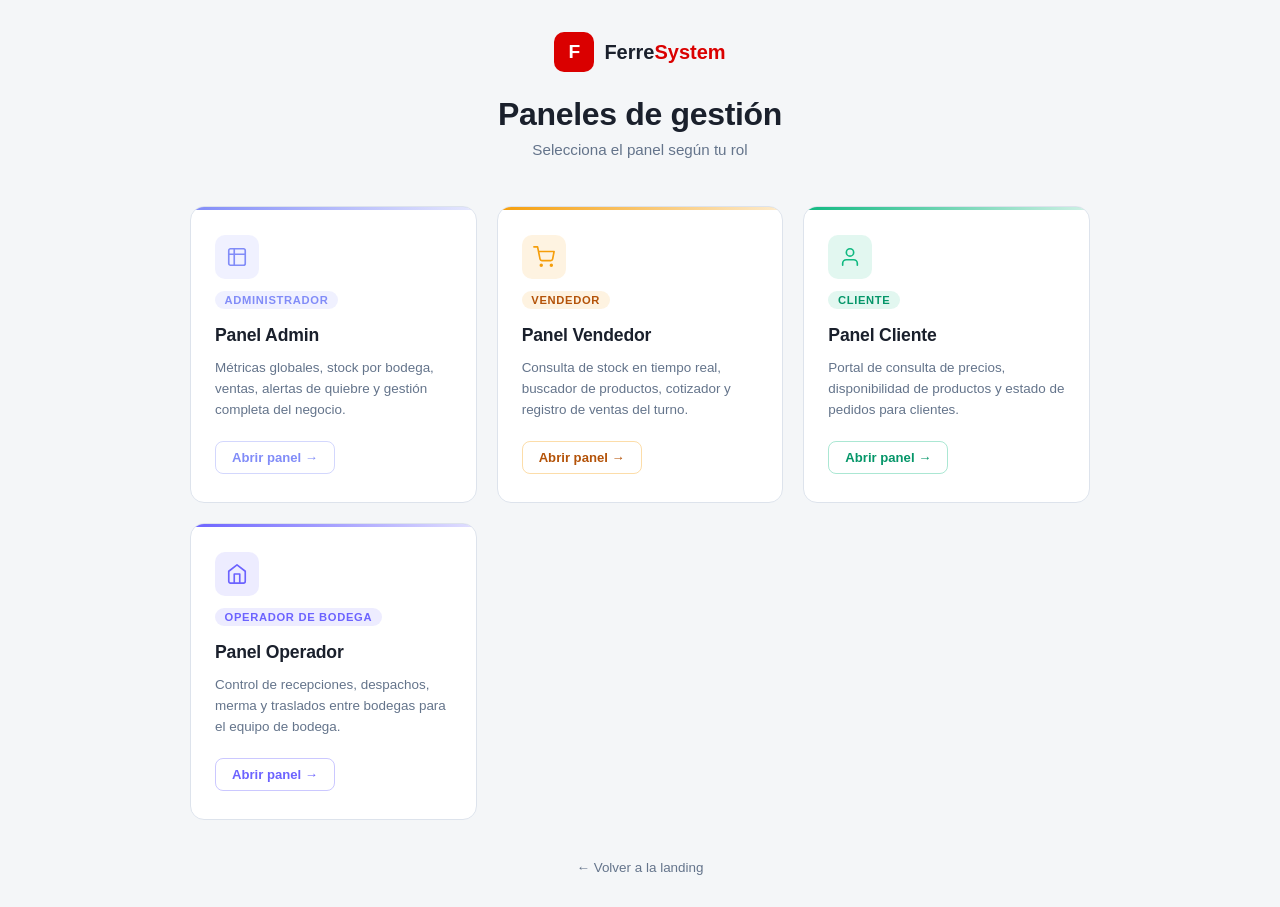
<file: paneles/index.html>
<!DOCTYPE html>
<html lang="es">
<head>
  <meta charset="UTF-8">
  <meta name="viewport" content="width=device-width, initial-scale=1.0">
  <title>FerreSystem — Paneles</title>
  <style>
    *,*::before,*::after{box-sizing:border-box;margin:0;padding:0}
    html{scroll-behavior:smooth}
    body{
      font-family:-apple-system,BlinkMacSystemFont,'Segoe UI',Roboto,sans-serif;
      background:#F4F6F8;color:#1A202C;min-height:100vh;
      display:flex;flex-direction:column;align-items:center;justify-content:center;
      padding:2rem 1.25rem;
    }
    a{color:inherit;text-decoration:none}

    .hub-header{text-align:center;margin-bottom:3rem}
    .hub-logo{display:inline-flex;align-items:center;gap:10px;margin-bottom:1.5rem}
    .hub-logo-icon{width:40px;height:40px;background:#DA0000;border-radius:10px;
      display:flex;align-items:center;justify-content:center;
      font-weight:900;font-size:1.2rem;color:#fff}
    .hub-logo-text{font-size:1.25rem;font-weight:800}
    .hub-logo-text em{color:#DA0000;font-style:normal}
    .hub-title{font-size:clamp(1.5rem,4vw,2rem);font-weight:900;letter-spacing:-0.01em;margin-bottom:0.5rem}
    .hub-sub{color:#64748B;font-size:0.95rem}

    .panels-grid{
      display:grid;
      grid-template-columns:repeat(auto-fit,minmax(220px,1fr));
      gap:1.25rem;
      width:100%;max-width:900px;
    }

    .panel-card{
      background:#fff;border:1px solid #DDE3EC;border-radius:14px;
      padding:1.75rem 1.5rem;
      display:flex;flex-direction:column;gap:0.75rem;
      transition:transform 0.25s ease,box-shadow 0.25s ease,border-color 0.25s ease;
      position:relative;overflow:hidden;
    }
    .panel-card::before{
      content:'';position:absolute;top:0;left:0;right:0;height:3px;
      border-radius:14px 14px 0 0;
    }
    .panel-card:hover{transform:translateY(-5px);box-shadow:0 12px 40px rgba(15,23,42,0.10)}

    .panel-card[data-role="admin"]::before{background:linear-gradient(90deg,#818cf8,rgba(129,140,248,0.2))}
    .panel-card[data-role="admin"]:hover{border-color:rgba(129,140,248,0.5)}
    .panel-card[data-role="vendedor"]::before{background:linear-gradient(90deg,#f59e0b,rgba(245,158,11,0.2))}
    .panel-card[data-role="vendedor"]:hover{border-color:rgba(245,158,11,0.5)}
    .panel-card[data-role="cliente"]::before{background:linear-gradient(90deg,#10b981,rgba(16,185,129,0.2))}
    .panel-card[data-role="cliente"]:hover{border-color:rgba(16,185,129,0.5)}
    .panel-card[data-role="operador"]::before{background:linear-gradient(90deg,#6c63ff,rgba(108,99,255,0.2))}
    .panel-card[data-role="operador"]:hover{border-color:rgba(108,99,255,0.5)}

    .panel-icon{
      width:44px;height:44px;border-radius:10px;
      display:flex;align-items:center;justify-content:center;
      flex-shrink:0;
    }
    .panel-card[data-role="admin"] .panel-icon{background:rgba(129,140,248,0.12)}
    .panel-card[data-role="admin"] .panel-icon svg{stroke:#818cf8}
    .panel-card[data-role="vendedor"] .panel-icon{background:rgba(245,158,11,0.12)}
    .panel-card[data-role="vendedor"] .panel-icon svg{stroke:#f59e0b}
    .panel-card[data-role="cliente"] .panel-icon{background:rgba(16,185,129,0.12)}
    .panel-card[data-role="cliente"] .panel-icon svg{stroke:#10b981}
    .panel-card[data-role="operador"] .panel-icon{background:rgba(108,99,255,0.12)}
    .panel-card[data-role="operador"] .panel-icon svg{stroke:#6c63ff}
    .panel-icon svg{width:22px;height:22px;fill:none;stroke-width:1.8;stroke-linecap:round;stroke-linejoin:round}

    .panel-badge{
      display:inline-block;font-size:0.7rem;font-weight:700;padding:0.2rem 0.6rem;
      border-radius:100px;text-transform:uppercase;letter-spacing:0.06em;
      width:fit-content;margin-bottom:0.25rem;
    }
    .panel-card[data-role="admin"] .panel-badge{background:rgba(129,140,248,0.12);color:#818cf8}
    .panel-card[data-role="vendedor"] .panel-badge{background:rgba(245,158,11,0.12);color:#b45309}
    .panel-card[data-role="cliente"] .panel-badge{background:rgba(16,185,129,0.12);color:#059669}
    .panel-card[data-role="operador"] .panel-badge{background:rgba(108,99,255,0.12);color:#6c63ff}

    .panel-name{font-size:1.1rem;font-weight:800;letter-spacing:-0.01em}
    .panel-desc{font-size:0.84rem;color:#64748B;line-height:1.55;flex:1}

    .panel-link{
      display:inline-flex;align-items:center;gap:0.4rem;
      margin-top:0.5rem;padding:0.5rem 1rem;border-radius:8px;
      font-size:0.82rem;font-weight:700;border:1.5px solid;
      transition:background 0.2s,color 0.2s;width:fit-content;
    }
    .panel-card[data-role="admin"] .panel-link{color:#818cf8;border-color:rgba(129,140,248,0.35)}
    .panel-card[data-role="admin"] .panel-link:hover{background:rgba(129,140,248,0.10)}
    .panel-card[data-role="vendedor"] .panel-link{color:#b45309;border-color:rgba(245,158,11,0.35)}
    .panel-card[data-role="vendedor"] .panel-link:hover{background:rgba(245,158,11,0.10)}
    .panel-card[data-role="cliente"] .panel-link{color:#059669;border-color:rgba(16,185,129,0.35)}
    .panel-card[data-role="cliente"] .panel-link:hover{background:rgba(16,185,129,0.10)}
    .panel-card[data-role="operador"] .panel-link{color:#6c63ff;border-color:rgba(108,99,255,0.35)}
    .panel-card[data-role="operador"] .panel-link:hover{background:rgba(108,99,255,0.10)}

    .back-link{
      margin-top:2.5rem;font-size:0.84rem;color:#64748B;
      display:inline-flex;align-items:center;gap:0.4rem;
      transition:color 0.2s;
    }
    .back-link:hover{color:#DA0000}

    @keyframes rise{to{opacity:1;transform:translateY(0)}}
    .panel-card{opacity:0;transform:translateY(10px);animation:rise .5s cubic-bezier(.22,1,.36,1) forwards}
    .panel-card:nth-child(1){animation-delay:.04s}
    .panel-card:nth-child(2){animation-delay:.10s}
    .panel-card:nth-child(3){animation-delay:.16s}
    .panel-card:nth-child(4){animation-delay:.22s}

    @media(prefers-reduced-motion:reduce){
      .panel-card{animation:none;opacity:1;transform:none}
    }
    @media(max-width:520px){
      .panels-grid{grid-template-columns:1fr}
    }
  </style>
</head>
<body>

  <header class="hub-header">
    <div class="hub-logo">
      <div class="hub-logo-icon">F</div>
      <span class="hub-logo-text">Ferre<em>System</em></span>
    </div>
    <h1 class="hub-title">Paneles de gestión</h1>
    <p class="hub-sub">Selecciona el panel según tu rol</p>
  </header>

  <div class="panels-grid">

    <div class="panel-card" data-role="admin">
      <div class="panel-icon">
        <svg viewBox="0 0 24 24">
          <path d="M9 3H5a2 2 0 0 0-2 2v4m6-6h10a2 2 0 0 1 2 2v4M9 3v18m0 0h10a2 2 0 0 0 2-2V9M9 21H5a2 2 0 0 1-2-2V9m0 0h18"/>
        </svg>
      </div>
      <span class="panel-badge">Administrador</span>
      <div class="panel-name">Panel Admin</div>
      <p class="panel-desc">Métricas globales, stock por bodega, ventas, alertas de quiebre y gestión completa del negocio.</p>
      <a href="panel-admin.html" class="panel-link" target="_blank" rel="noopener">
        Abrir panel →
      </a>
    </div>

    <div class="panel-card" data-role="vendedor">
      <div class="panel-icon">
        <svg viewBox="0 0 24 24">
          <circle cx="9" cy="21" r="1"/><circle cx="20" cy="21" r="1"/>
          <path d="M1 1h4l2.68 13.39a2 2 0 0 0 2 1.61h9.72a2 2 0 0 0 2-1.61L23 6H6"/>
        </svg>
      </div>
      <span class="panel-badge">Vendedor</span>
      <div class="panel-name">Panel Vendedor</div>
      <p class="panel-desc">Consulta de stock en tiempo real, buscador de productos, cotizador y registro de ventas del turno.</p>
      <a href="panel-vendedor.html" class="panel-link" target="_blank" rel="noopener">
        Abrir panel →
      </a>
    </div>

    <div class="panel-card" data-role="cliente">
      <div class="panel-icon">
        <svg viewBox="0 0 24 24">
          <path d="M20 21v-2a4 4 0 0 0-4-4H8a4 4 0 0 0-4 4v2"/>
          <circle cx="12" cy="7" r="4"/>
        </svg>
      </div>
      <span class="panel-badge">Cliente</span>
      <div class="panel-name">Panel Cliente</div>
      <p class="panel-desc">Portal de consulta de precios, disponibilidad de productos y estado de pedidos para clientes.</p>
      <a href="panel-cliente.html" class="panel-link" target="_blank" rel="noopener">
        Abrir panel →
      </a>
    </div>

    <div class="panel-card" data-role="operador">
      <div class="panel-icon">
        <svg viewBox="0 0 24 24">
          <path d="M3 9l9-7 9 7v11a2 2 0 0 1-2 2H5a2 2 0 0 1-2-2z"/>
          <polyline points="9 22 9 12 15 12 15 22"/>
        </svg>
      </div>
      <span class="panel-badge">Operador de Bodega</span>
      <div class="panel-name">Panel Operador</div>
      <p class="panel-desc">Control de recepciones, despachos, merma y traslados entre bodegas para el equipo de bodega.</p>
      <a href="panel-operador.html" class="panel-link" target="_blank" rel="noopener">
        Abrir panel →
      </a>
    </div>

  </div>

  <a href="../landing/index.html" class="back-link">
    ← Volver a la landing
  </a>

</body>
</html>
</file>
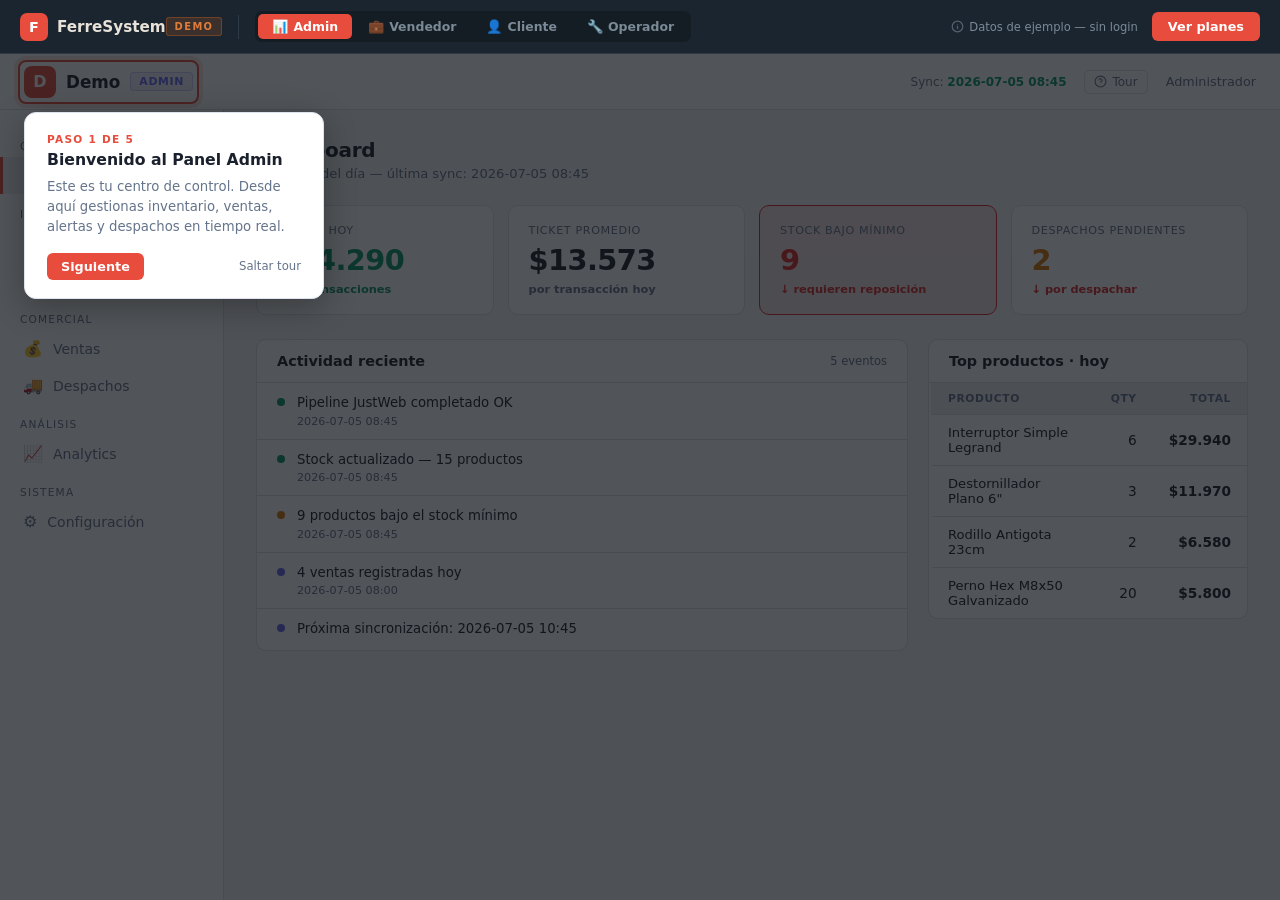
<file: paneles/demo.html>
<!DOCTYPE html>
<html lang="es">
<head>
<meta charset="UTF-8">
<meta name="viewport" content="width=device-width, initial-scale=1.0">
<title>Demo Interactivo — FerreSystem</title>
<style>
  :root {
    --cp:     #e74c3c;
    --bg:     #0E1318;
    --card:   #1A2530;
    --border: #2C3A47;
    --text:   #E8E2D9;
    --muted:  #7A8A96;
    --font:   'Segoe UI', system-ui, -apple-system, sans-serif;
    --bar-h:  54px;
  }
  *, *::before, *::after { box-sizing: border-box; margin: 0; padding: 0; }
  body { background: var(--bg); color: var(--text); font-family: var(--font); overflow: hidden; }

  /* ── TOP BAR ── */
  .demo-bar {
    height: var(--bar-h);
    background: var(--card);
    border-bottom: 1px solid var(--border);
    display: flex; align-items: center; gap: 0;
    padding: 0 20px;
    position: relative; z-index: 20;
  }
  .demo-brand {
    display: flex; align-items: center; gap: 9px;
    font-weight: 700; font-size: .95rem; white-space: nowrap;
    flex-shrink: 0;
  }
  .demo-dot {
    width: 28px; height: 28px; border-radius: 7px;
    background: var(--cp); display: flex; align-items: center;
    justify-content: center; font-weight: 900; font-size: .9rem; color: #fff;
    flex-shrink: 0;
  }
  .demo-badge {
    font-size: .62rem; font-weight: 800; letter-spacing: .14em;
    text-transform: uppercase; padding: 3px 8px; border-radius: 3px;
    background: rgba(217,101,31,.18); color: #E07C3A;
    border: 1px solid rgba(217,101,31,.35); flex-shrink: 0;
  }
  .demo-sep { width: 1px; background: var(--border); height: 24px; margin: 0 16px; flex-shrink: 0; }

  /* ── ROLE TABS ── */
  .role-tabs {
    display: flex; align-items: center; gap: 2px;
    background: rgba(0,0,0,.25); border-radius: 7px;
    padding: 3px;
  }
  .role-tab {
    padding: 5px 14px; border-radius: 5px; cursor: pointer;
    font-size: .78rem; font-weight: 600; color: var(--muted);
    border: none; background: none; font-family: var(--font);
    transition: background .12s, color .12s;
    white-space: nowrap;
  }
  .role-tab:hover { color: var(--text); }
  .role-tab.active {
    background: var(--cp); color: #fff;
  }
  .role-tab .role-icon { margin-right: 5px; font-size: .82rem; }

  .demo-right {
    margin-left: auto; display: flex; align-items: center; gap: 14px; flex-shrink: 0;
  }
  .demo-hint { font-size: .72rem; color: var(--muted); display: flex; align-items: center; gap: 5px; }
  .demo-hint svg { opacity: .6; }
  .demo-cta {
    padding: 7px 16px; border-radius: 6px; font-size: .8rem; font-weight: 700;
    background: var(--cp); color: #fff; border: none; cursor: pointer;
    font-family: var(--font); text-decoration: none;
    transition: opacity .12s;
    white-space: nowrap;
  }
  .demo-cta:hover { opacity: .88; }

  /* ── IFRAME ── */
  .demo-frame-wrap {
    position: relative;
    height: calc(100vh - var(--bar-h));
    width: 100%;
  }
  .demo-frame-wrap iframe {
    width: 100%; height: 100%; border: none; display: block;
  }

  /* ── OFFLINE TOAST ── */
  .offline-toast {
    position: fixed; bottom: 20px; left: 50%; transform: translateX(-50%);
    background: #1A2530; border: 1px solid #E07C3A;
    color: #E07C3A; font-size: .78rem; font-weight: 600;
    padding: 9px 18px; border-radius: 6px; z-index: 9999;
    display: none; align-items: center; gap: 8px;
    box-shadow: 0 4px 16px rgba(0,0,0,.4);
  }
  .offline-toast.show { display: flex; }

  /* ── RESPONSIVE ── */
  @media (max-width: 600px) {
    .demo-brand span.name { display: none; }
    .demo-hint { display: none; }
    .role-tab .role-icon { margin: 0; }
    .role-tab { padding: 5px 10px; font-size: .72rem; }
  }
</style>
</head>
<body>

<div class="demo-bar">
  <div class="demo-brand">
    <div class="demo-dot">F</div>
    <span class="name">FerreSystem</span>
  </div>
  <span class="demo-badge">Demo</span>
  <div class="demo-sep"></div>

  <div class="role-tabs">
    <button class="role-tab active" data-src="panel-admin.html" onclick="switchPanel(this)">
      <span class="role-icon">📊</span>Admin
    </button>
    <button class="role-tab" data-src="panel-vendedor.html" onclick="switchPanel(this)">
      <span class="role-icon">💼</span>Vendedor
    </button>
    <button class="role-tab" data-src="panel-cliente.html" onclick="switchPanel(this)">
      <span class="role-icon">👤</span>Cliente
    </button>
    <button class="role-tab" data-src="panel-operador.html" onclick="switchPanel(this)">
      <span class="role-icon">🔧</span>Operador
    </button>
  </div>

  <div class="demo-right">
    <div class="demo-hint">
      <svg width="13" height="13" viewBox="0 0 16 16" fill="none" stroke="currentColor" stroke-width="1.5">
        <circle cx="8" cy="8" r="6.5"/>
        <path d="M8 7v4M8 5.5v.5"/>
      </svg>
      Datos de ejemplo — sin login
    </div>
    <a class="demo-cta" href="../landing/index.html">Ver planes</a>
  </div>
</div>

<div class="demo-frame-wrap">
  <iframe id="demo-frame" src="panel-admin.html" title="Demo FerreSystem" loading="eager"></iframe>
</div>

<div class="offline-toast" id="offline-toast">
  <svg width="14" height="14" viewBox="0 0 16 16" fill="currentColor">
    <path d="M8 1a7 7 0 1 0 0 14A7 7 0 0 0 8 1zm0 11a.75.75 0 1 1 0-1.5A.75.75 0 0 1 8 12zm.75-4.5a.75.75 0 0 1-1.5 0V5.5a.75.75 0 0 1 1.5 0V7.5z"/>
  </svg>
  Sin conexión — mostrando versión en caché
</div>

<script>
function switchPanel(btn) {
  document.querySelectorAll('.role-tab').forEach(t => t.classList.remove('active'));
  btn.classList.add('active');
  document.getElementById('demo-frame').src = btn.dataset.src;
}

window.addEventListener('offline', () => {
  document.getElementById('offline-toast').classList.add('show');
});
window.addEventListener('online', () => {
  document.getElementById('offline-toast').classList.remove('show');
});

if ('serviceWorker' in navigator) {
  navigator.serviceWorker.register('sw.js').catch(() => {});
}
</script>
</body>
</html>
</file>
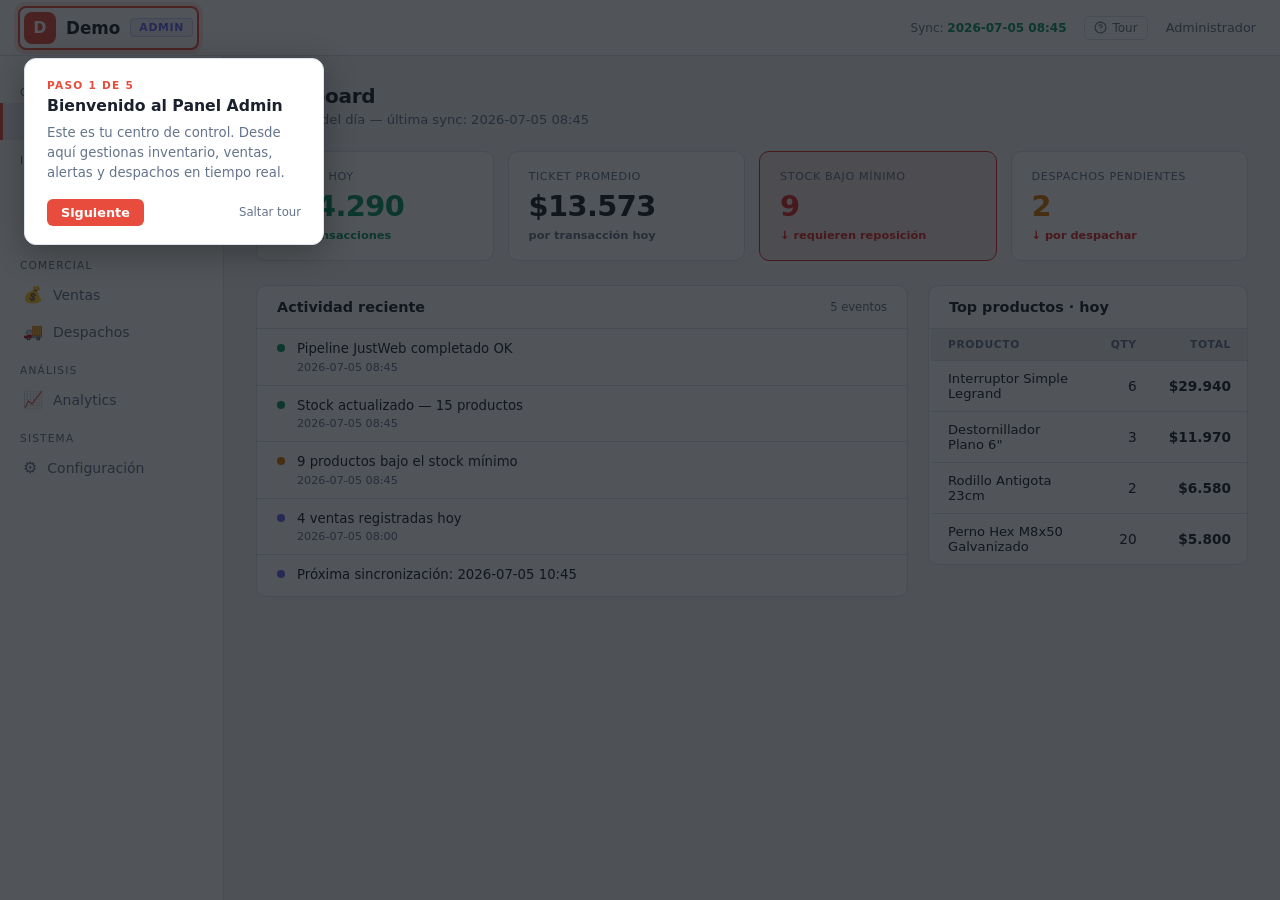
<file: paneles/panel-admin.html>
<!DOCTYPE html>
<html lang="es">
<head>
<meta charset="UTF-8">
<meta name="viewport" content="width=device-width, initial-scale=1.0">
<title>Panel Admin — FerreSystem</title>
<style>
  :root {
    --cp: #e74c3c;
    --bg: #F4F6F8;
    --bg-card: #FFFFFF;
    --bg-card2: #EEF1F6;
    --border: #DDE3EC;
    --text: #1A202C;
    --muted: #64748B;
    --ok: #059669;
    --ok-bg: rgba(5,150,105,0.09);
    --warn: #D97706;
    --warn-bg: rgba(217,119,6,0.10);
    --err: #DC2626;
    --err-bg: rgba(220,38,38,0.09);
    --info: #6366F1;
    --info-bg: rgba(99,102,241,0.09);
    --r: 10px;
    --font: 'Segoe UI', system-ui, sans-serif;
  }
  *, *::before, *::after { box-sizing: border-box; margin: 0; padding: 0; }
  body { background: var(--bg); color: var(--text); font-family: var(--font); min-height: 100vh; }

  /* ── ANIMATIONS ──────────────────────────────────────────────────────── */
  @keyframes rise {
    to { opacity: 1; transform: translateY(0); }
  }
  @keyframes pageIn {
    from { opacity: 0; transform: translateY(8px); }
    to   { opacity: 1; transform: translateY(0); }
  }
  @media (prefers-reduced-motion: reduce) {
    .kpi-card, .stat-card { animation: none !important; opacity: 1 !important; transform: none !important; }
    .page.active { animation: none; }
    .nav-item { transition: none; }
  }

  /* ── TOUR ────────────────────────────────────────────────────────────── */
  .tour-backdrop {
    position: fixed; inset: 0;
    background: rgba(14,19,24,.72);
    z-index: 9000;
  }
  .tour-box {
    position: fixed; z-index: 9001;
    background: var(--bg-card);
    border: 1px solid var(--border);
    border-radius: 12px;
    padding: 20px 22px 18px;
    width: 300px;
    box-shadow: 0 8px 32px rgba(0,0,0,.28);
    animation: pageIn .2s ease both;
  }
  .tour-step-label {
    font-size: .66rem; text-transform: uppercase; letter-spacing: .12em;
    color: var(--cp); font-weight: 700; margin-bottom: 5px;
  }
  .tour-title { font-size: .98rem; font-weight: 700; margin-bottom: 7px; line-height: 1.3; }
  .tour-text  { font-size: .83rem; color: var(--muted); line-height: 1.5; margin-bottom: 16px; }
  .tour-actions { display: flex; align-items: center; gap: 7px; }
  .tour-btn {
    padding: 6px 14px; border-radius: 6px; font-size: .8rem; font-weight: 600;
    border: none; cursor: pointer; font-family: var(--font); transition: opacity .1s;
  }
  .tour-btn:hover { opacity: .85; }
  .tour-btn.primary { background: var(--cp); color: #fff; }
  .tour-btn.ghost   { background: transparent; color: var(--muted); border: 1px solid var(--border); }
  .tour-skip { margin-left: auto; font-size: .73rem; color: var(--muted); cursor: pointer; }
  .tour-skip:hover { color: var(--text); }
  .tour-ring {
    position: fixed; z-index: 8999; pointer-events: none;
    border: 2px solid var(--cp); border-radius: 8px;
    box-shadow: 0 0 0 4px rgba(231,76,60,.15);
    transition: left .25s ease, top .25s ease, width .25s ease, height .25s ease;
  }
  .tour-trigger {
    display: flex; align-items: center; gap: 5px;
    font-size: .75rem; color: var(--muted); cursor: pointer;
    background: none; border: 1px solid var(--border); border-radius: 5px;
    padding: 4px 9px; font-family: var(--font); transition: color .12s, border-color .12s;
  }
  .tour-trigger:hover { color: var(--cp); border-color: var(--cp); }

  /* ── NAV ─────────────────────────────────────────────────────────────── */
  nav {
    display: flex; align-items: center; justify-content: space-between;
    padding: 0 24px; height: 56px;
    background: var(--bg-card); border-bottom: 1px solid var(--border);
    position: sticky; top: 0; z-index: 100;
  }
  .nav-logo { display: flex; align-items: center; gap: 10px; font-weight: 700; font-size: 1.05rem; }
  .nav-logo-dot {
    width: 32px; height: 32px; border-radius: 8px;
    background: var(--cp); display: flex; align-items: center;
    justify-content: center; font-weight: 900; font-size: 1rem; color: #fff;
    flex-shrink: 0;
  }
  .nav-role {
    font-size: 0.68rem; background: var(--info-bg); color: var(--info);
    border: 1px solid rgba(129,140,248,0.35); border-radius: 4px;
    padding: 2px 8px; text-transform: uppercase; letter-spacing: 0.06em; font-weight: 700;
  }
  .nav-right { display: flex; align-items: center; gap: 18px; }
  .nav-sync { font-size: 0.75rem; color: var(--muted); }
  .nav-sync strong { color: var(--ok); font-weight: 600; }
  .nav-user { font-size: 0.8rem; color: var(--muted); }

  /* ── LAYOUT ──────────────────────────────────────────────────────────── */
  .layout { display: grid; grid-template-columns: 224px 1fr; min-height: calc(100vh - 56px); }

  /* ── SIDEBAR ─────────────────────────────────────────────────────────── */
  aside {
    background: var(--bg-card); border-right: 1px solid var(--border);
    padding: 16px 0; overflow-y: auto;
  }
  .nav-section {
    padding: 14px 20px 5px; font-size: 0.66rem; color: var(--muted);
    text-transform: uppercase; letter-spacing: 1.2px;
  }
  .nav-item {
    display: flex; align-items: center; gap: 10px;
    padding: 9px 20px; cursor: pointer; font-size: 0.875rem;
    color: var(--muted); border-left: 3px solid transparent;
    transition: background 0.18s, color 0.18s, border-color 0.18s;
    user-select: none;
  }
  .nav-item:hover { background: var(--bg-card2); color: var(--text); }
  .nav-item.active {
    color: var(--text); border-left-color: var(--cp);
    background: var(--bg-card2); font-weight: 600;
  }
  .nav-item .icon { font-size: 1rem; flex-shrink: 0; }
  .nav-dot {
    margin-left: auto; background: var(--err); color: #fff;
    border-radius: 10px; font-size: 0.58rem; font-weight: 800;
    padding: 1px 6px; display: none;
  }
  .nav-dot.on { display: inline; }

  /* ── MAIN ────────────────────────────────────────────────────────────── */
  main { padding: 28px 32px; overflow-y: auto; }
  .page { display: none; }
  .page.active { display: block; animation: pageIn 0.22s cubic-bezier(.22,1,.36,1); }
  h2 { font-size: 1.25rem; font-weight: 800; margin-bottom: 4px; letter-spacing: -0.015em; }
  .page-sub { color: var(--muted); font-size: 0.82rem; margin-bottom: 24px; }

  /* ── KPI TILES ───────────────────────────────────────────────────────── */
  .kpi-row {
    display: grid; grid-template-columns: repeat(auto-fit, minmax(190px, 1fr));
    gap: 14px; margin-bottom: 24px;
  }
  .kpi-card {
    background: var(--bg-card); border: 1px solid var(--border);
    border-radius: var(--r); padding: 18px 20px;
    opacity: 0; transform: translateY(10px);
    animation: rise .52s cubic-bezier(.22,1,.36,1) forwards;
    transition: border-color 0.2s;
  }
  .kpi-card:nth-child(1) { animation-delay: .03s; }
  .kpi-card:nth-child(2) { animation-delay: .08s; }
  .kpi-card:nth-child(3) { animation-delay: .13s; }
  .kpi-card:nth-child(4) { animation-delay: .18s; }
  .kpi-label { font-size: 0.7rem; color: var(--muted); text-transform: uppercase; letter-spacing: 0.6px; }
  .kpi-val {
    font-size: 1.8rem; font-weight: 900; margin: 6px 0 5px;
    font-variant-numeric: tabular-nums; letter-spacing: -0.02em;
  }
  .kpi-trend { display: flex; align-items: center; gap: 4px; font-size: 0.71rem; font-weight: 600; }
  .kpi-trend.up   { color: var(--ok); }
  .kpi-trend.down { color: var(--err); }
  .kpi-trend.flat { color: var(--muted); }
  .kpi-card.err  { border-color: var(--err);  background: var(--err-bg);  }
  .kpi-card.err  .kpi-val  { color: var(--err); }
  .kpi-card.ok   .kpi-val  { color: var(--ok); }
  .kpi-card.warn .kpi-val  { color: var(--warn); }
  .kpi-card.info .kpi-val  { color: var(--info); }

  /* ── STAT CARDS ──────────────────────────────────────────────────────── */
  .stats {
    display: grid; grid-template-columns: repeat(auto-fit, minmax(155px, 1fr));
    gap: 14px; margin-bottom: 20px;
  }
  .stat-card {
    background: var(--bg-card); border: 1px solid var(--border);
    border-radius: var(--r); padding: 16px 18px;
  }
  .stat-label { font-size: 0.7rem; color: var(--muted); text-transform: uppercase; letter-spacing: 0.5px; }
  .stat-val { font-size: 1.65rem; font-weight: 800; margin: 5px 0 2px; font-variant-numeric: tabular-nums; }
  .stat-sub { font-size: 0.72rem; color: var(--muted); }
  .stat-card.err  { border-color: var(--err);  background: var(--err-bg);  }
  .stat-card.err  .stat-val { color: var(--err); }
  .stat-card.ok   .stat-val { color: var(--ok); }
  .stat-card.warn .stat-val { color: var(--warn); }

  /* ── GENERIC CARD ────────────────────────────────────────────────────── */
  .card {
    background: var(--bg-card); border: 1px solid var(--border);
    border-radius: var(--r); overflow: hidden; margin-bottom: 20px;
  }
  .card-header {
    display: flex; align-items: center; justify-content: space-between;
    padding: 13px 20px; border-bottom: 1px solid var(--border);
    gap: 12px;
  }
  .card-title { font-weight: 600; font-size: 0.9rem; display: flex; align-items: center; gap: 7px; }
  .card-count { font-size: 0.72rem; color: var(--muted); font-weight: 400; }
  .card-actions { display: flex; align-items: center; gap: 8px; flex-wrap: wrap; }

  /* ── INPUTS ──────────────────────────────────────────────────────────── */
  .search-input {
    background: var(--bg-card2); border: 1px solid var(--border);
    color: var(--text); border-radius: 6px; padding: 5px 12px;
    font-size: 0.82rem; outline: none; width: 210px;
    transition: border-color 0.2s;
  }
  .search-input:focus { border-color: var(--cp); }
  .search-input::placeholder { color: var(--muted); }

  /* ── TABLES ──────────────────────────────────────────────────────────── */
  table { width: 100%; border-collapse: collapse; font-size: 0.855rem; }
  th {
    text-align: left; padding: 9px 16px;
    font-size: 0.67rem; text-transform: uppercase; letter-spacing: 0.6px;
    color: var(--muted); border-bottom: 1px solid var(--border);
    background: var(--bg-card2); white-space: nowrap;
  }
  th.r { text-align: right; }
  td { padding: 10px 16px; border-bottom: 1px solid var(--border); vertical-align: middle; }
  td.r { text-align: right; }
  tr:last-child td { border-bottom: none; }
  tr { border-left: 3px solid transparent; }
  tr.rl-r { border-left-color: var(--err); }
  tr.rl-a { border-left-color: var(--warn); }
  tr.rl-v { border-left-color: var(--ok); }
  tbody tr:hover td { background: var(--bg-card2); }

  /* ── RATIO BAR ───────────────────────────────────────────────────────── */
  .ratio-wrap { display: flex; align-items: center; gap: 8px; }
  .ratio-track { width: 56px; height: 4px; background: var(--border); border-radius: 2px; overflow: hidden; flex-shrink: 0; }
  .ratio-fill { height: 100%; border-radius: 2px; transition: width 0.4s ease; }
  .ratio-fill.r  { background: var(--err); }
  .ratio-fill.a  { background: var(--warn); }
  .ratio-fill.v  { background: var(--ok); }
  .ratio-lbl { font-size: 0.68rem; font-weight: 700; font-variant-numeric: tabular-nums; }
  .ratio-lbl.r { color: var(--err); }
  .ratio-lbl.a { color: var(--warn); }
  .ratio-lbl.v { color: var(--ok); }

  /* ── DASHBOARD GRID ──────────────────────────────────────────────────── */
  .dash-grid { display: grid; grid-template-columns: 1fr 320px; gap: 20px; }

  /* ── ACTIVITY FEED ───────────────────────────────────────────────────── */
  .feed-item {
    display: flex; gap: 12px; padding: 11px 20px;
    border-bottom: 1px solid var(--border); align-items: flex-start;
  }
  .feed-item:last-child { border-bottom: none; }
  .feed-dot {
    width: 8px; height: 8px; border-radius: 50%;
    margin-top: 4px; flex-shrink: 0;
  }
  .feed-dot.ok   { background: var(--ok); }
  .feed-dot.warn { background: var(--warn); }
  .feed-dot.err  { background: var(--err); box-shadow: 0 0 5px var(--err); }
  .feed-dot.info { background: var(--info); }
  .feed-text { font-size: 0.83rem; line-height: 1.4; }
  .feed-meta { font-size: 0.7rem; color: var(--muted); margin-top: 2px; }

  /* ── BODEGA PILLS ────────────────────────────────────────────────────── */
  .bodega-pills {
    display: flex; gap: 7px; flex-wrap: wrap;
    padding: 12px 20px; border-bottom: 1px solid var(--border);
  }
  .bodega-pill {
    background: var(--bg-card2); border: 1px solid var(--border);
    color: var(--muted); border-radius: 20px; padding: 4px 14px;
    font-size: 0.77rem; cursor: pointer; font-weight: 500;
    transition: all 0.18s;
  }
  .bodega-pill.active { background: var(--cp); border-color: var(--cp); color: #fff; }
  .bodega-pill:hover:not(.active) { border-color: var(--muted); color: var(--text); }

  /* ── PERIOD SELECTOR ─────────────────────────────────────────────────── */
  .period-tabs {
    display: flex; gap: 3px; background: var(--bg-card2);
    border-radius: 8px; padding: 3px; width: fit-content;
  }
  .period-tab {
    padding: 5px 16px; border-radius: 6px; font-size: 0.78rem;
    cursor: pointer; color: var(--muted); border: none;
    background: none; transition: all 0.18s;
  }
  .period-tab.active {
    background: var(--bg-card); color: var(--text); font-weight: 600;
    box-shadow: 0 1px 4px rgba(0,0,0,0.35);
  }

  /* ── STATUS BADGES ───────────────────────────────────────────────────── */
  .badge {
    display: inline-flex; align-items: center; gap: 4px;
    padding: 3px 9px; border-radius: 12px; font-size: 0.7rem; font-weight: 700;
    white-space: nowrap;
  }
  .badge::before { content: ''; width: 5px; height: 5px; border-radius: 50%; flex-shrink: 0; }
  .badge-pend { background: var(--warn-bg); color: var(--warn); border: 1px solid rgba(240,160,32,0.35); }
  .badge-pend::before { background: var(--warn); }
  .badge-env  { background: var(--info-bg); color: var(--info); border: 1px solid rgba(129,140,248,0.35); }
  .badge-env::before  { background: var(--info); }
  .badge-ok   { background: var(--ok-bg);   color: var(--ok);   border: 1px solid rgba(34,211,165,0.3); }
  .badge-ok::before   { background: var(--ok); }
  .badge-off  { background: rgba(107,114,128,0.1); color: var(--muted); border: 1px solid var(--border); }
  .badge-off::before  { background: var(--muted); }

  /* ── FILTER BUTTONS ──────────────────────────────────────────────────── */
  .btn-filter {
    padding: 4px 12px; border-radius: 6px; font-size: 0.77rem; font-weight: 500;
    cursor: pointer; border: 1px solid var(--border); background: var(--bg-card2);
    color: var(--muted); transition: all 0.18s;
  }
  .btn-filter:hover { border-color: var(--muted); color: var(--text); }
  .btn-filter.active { background: var(--bg-card); color: var(--text); border-color: rgba(255,255,255,0.2); font-weight: 600; }
  .btn-export {
    padding: 4px 11px; border-radius: 6px; font-size: 0.75rem; font-weight: 500;
    cursor: pointer; border: 1px solid var(--border); background: transparent;
    color: var(--muted); transition: all 0.18s; display: inline-flex; align-items: center; gap: 4px;
  }
  .btn-export:hover { border-color: var(--accent); color: var(--accent); }
  .btn-export:active { opacity: 0.7; }

  /* ── MODULE GRID ─────────────────────────────────────────────────────── */
  .module-grid {
    display: grid; grid-template-columns: repeat(auto-fill, minmax(200px, 1fr));
    gap: 10px; padding: 18px;
  }
  .module-card {
    background: var(--bg-card2); border: 1px solid var(--border);
    border-radius: 8px; padding: 13px 15px;
    display: flex; align-items: center; justify-content: space-between; gap: 10px;
  }
  .module-name { font-size: 0.84rem; font-weight: 600; }
  .module-desc { font-size: 0.7rem; color: var(--muted); margin-top: 2px; }
  .mod-on  { color: var(--ok);   font-size: 0.72rem; font-weight: 700; white-space: nowrap; }
  .mod-off { color: var(--muted); font-size: 0.72rem; font-weight: 700; white-space: nowrap; }

  /* ── CONFIG ROWS ─────────────────────────────────────────────────────── */
  .cfg-row {
    display: flex; justify-content: space-between; align-items: center;
    padding: 10px 20px; border-bottom: 1px solid var(--border); font-size: 0.855rem;
    gap: 16px;
  }
  .cfg-row:last-child { border-bottom: none; }
  .cfg-key { color: var(--muted); flex-shrink: 0; }
  .cfg-val { font-family: 'Consolas', monospace; font-size: 0.8rem; text-align: right; }

  /* ── ALERT ITEMS ─────────────────────────────────────────────────────── */
  .alerta-item {
    display: flex; align-items: center; gap: 14px;
    padding: 12px 20px; border-bottom: 1px solid var(--border);
  }
  .alerta-item:last-child { border-bottom: none; }
  .alerta-icon { font-size: 1.1rem; flex-shrink: 0; }
  .alerta-info { flex: 1; min-width: 0; }
  .alerta-nombre { font-weight: 600; font-size: 0.875rem; white-space: nowrap; overflow: hidden; text-overflow: ellipsis; }
  .alerta-detalle { font-size: 0.73rem; color: var(--muted); margin-top: 2px; }
  .alerta-nums { text-align: right; flex-shrink: 0; }
  .alerta-num { font-size: 1.3rem; font-weight: 900; color: var(--err); font-variant-numeric: tabular-nums; }
  .alerta-min { font-size: 0.7rem; color: var(--muted); }

  /* ── EMPTY STATE ─────────────────────────────────────────────────────── */
  .empty { text-align: center; padding: 48px 20px; color: var(--muted); }
  .empty .icon { font-size: 2rem; margin-bottom: 10px; }
  .empty p { font-size: 0.875rem; }

  /* ── MONO ────────────────────────────────────────────────────────────── */
  .mono { font-family: 'Consolas', monospace; font-size: 0.8rem; color: var(--muted); }

  /* ── RESPONSIVE ──────────────────────────────────────────────────────── */
  @media (max-width: 960px) {
    .dash-grid { grid-template-columns: 1fr; }
  }
  @media (max-width: 860px) {
    .layout { grid-template-columns: 1fr; }
    aside { display: none; }
    main { padding: 16px; }
    .kpi-row { grid-template-columns: repeat(2, 1fr); }
  }
  @media (max-width: 480px) {
    .kpi-row { grid-template-columns: 1fr; }
    .search-input { width: 100%; }
  }

  /* ── ANALYTICS ───────────────────────────────────────────────────────── */
  .chart-grid { display: grid; grid-template-columns: 1fr 1fr; gap: 16px; margin-bottom: 16px; }
  .chart-grid .card-full { grid-column: 1 / -1; }
  .chart-canvas-wrap { position: relative; width: 100%; }
  .chart-canvas-wrap canvas { display: block; width: 100% !important; max-height: 220px; }
  .chart-legend { display: flex; flex-wrap: wrap; gap: 8px 16px; margin-top: 12px; }
  .chart-legend-item { display: flex; align-items: center; gap: 6px; font-size: .72rem; color: var(--muted); }
  .chart-legend-dot { width: 8px; height: 8px; border-radius: 2px; flex-shrink: 0; }
  .analytics-kpi-row { display: grid; grid-template-columns: repeat(3,1fr); gap: 12px; margin-bottom: 16px; }
  .analytics-kpi { background: var(--bg-card); border: 1px solid var(--border); border-radius: 10px; padding: 16px; }
  .analytics-kpi .label { font-size: .72rem; color: var(--muted); text-transform: uppercase; letter-spacing: .06em; margin-bottom: 6px; }
  .analytics-kpi .value { font-size: 1.5rem; font-weight: 700; font-variant-numeric: tabular-nums; }
  .analytics-kpi .delta { font-size: .72rem; color: var(--muted); margin-top: 3px; }
  .analytics-kpi .delta.up { color: #2ecc71; }
  @media (max-width: 680px) {
    .chart-grid { grid-template-columns: 1fr; }
    .analytics-kpi-row { grid-template-columns: 1fr; }
  }
</style>
</head>
<body>

<nav>
  <div class="nav-logo">
    <div class="nav-logo-dot" id="nav-inicial">F</div>
    <span id="nav-nombre">FerreSystem</span>
    <span class="nav-role">Admin</span>
  </div>
  <div class="nav-right">
    <span class="nav-sync">Sync: <strong id="nav-sync">—</strong></span>
    <button class="tour-trigger" onclick="Tour.start()" title="Tour de bienvenida">
      <svg width="13" height="13" viewBox="0 0 24 24" fill="none" stroke="currentColor" stroke-width="2" stroke-linecap="round">
        <circle cx="12" cy="12" r="10"/>
        <path d="M9.09 9a3 3 0 0 1 5.83 1c0 2-3 3-3 3"/>
        <circle cx="12" cy="17" r=".6" fill="currentColor" stroke="none"/>
      </svg>
      Tour
    </button>
    <span class="nav-user" id="nav-user">Administrador</span>
  </div>
</nav>

<div class="layout">
  <aside>
    <div class="nav-section">General</div>
    <div class="nav-item active" onclick="showPage('dashboard', this)">
      <span class="icon">📊</span> Dashboard
    </div>

    <div class="nav-section">Inventario</div>
    <div class="nav-item" onclick="showPage('stock', this)">
      <span class="icon">📦</span> Stock
    </div>
    <div class="nav-item" onclick="showPage('alertas', this)" id="menu-alertas">
      <span class="icon">⚠️</span> Stock crítico
      <span class="nav-dot" id="dot-alertas">0</span>
    </div>

    <div class="nav-section">Comercial</div>
    <div class="nav-item" onclick="showPage('ventas', this)">
      <span class="icon">💰</span> Ventas
    </div>
    <div class="nav-item" onclick="showPage('despachos', this)">
      <span class="icon">🚚</span> Despachos
    </div>

    <div class="nav-section">Análisis</div>
    <div class="nav-item" onclick="showPage('analytics', this)" id="menu-analytics">
      <span class="icon">📈</span> Analytics
    </div>

    <div class="nav-section">Sistema</div>
    <div class="nav-item" onclick="showPage('config', this)">
      <span class="icon">⚙️</span> Configuración
    </div>
  </aside>

  <main>

    <!-- ── DASHBOARD ──────────────────────────────────────────────────── -->
    <div class="page active" id="page-dashboard">
      <h2>Dashboard</h2>
      <p class="page-sub" id="dash-sub">Resumen operacional</p>

      <div class="kpi-row" id="kpi-row"></div>

      <div class="dash-grid">
        <div>
          <div class="card">
            <div class="card-header">
              <span class="card-title">Actividad reciente</span>
              <span class="card-count" id="feed-count"></span>
            </div>
            <div id="feed-lista"></div>
          </div>
        </div>

        <div>
          <div class="card">
            <div class="card-header">
              <span class="card-title">Top productos · hoy</span>
            </div>
            <table>
              <thead>
                <tr>
                  <th>Producto</th>
                  <th class="r">Qty</th>
                  <th class="r">Total</th>
                </tr>
              </thead>
              <tbody id="top-prod"></tbody>
            </table>
          </div>
        </div>
      </div>
    </div>

    <!-- ── STOCK ───────────────────────────────────────────────────────── -->
    <div class="page" id="page-stock">
      <h2>Stock</h2>
      <p class="page-sub">Inventario actual sincronizado desde el ERP</p>

      <div class="stats" id="stats-stock"></div>

      <div class="card">
        <div class="bodega-pills" id="bodega-pills"></div>
        <div class="card-header">
          <span class="card-title">
            Productos
            <span class="card-count" id="stock-count"></span>
          </span>
          <div class="card-actions">
            <input class="search-input" type="text"
              placeholder="Buscar producto o SKU…"
              oninput="filtrarStock(this.value)">
            <button class="btn-export" onclick="exportarCSV('stock')" title="Descargar CSV">↓ CSV</button>
          </div>
        </div>
        <table>
          <thead>
            <tr>
              <th>SKU</th>
              <th>Producto</th>
              <th>Categoría</th>
              <th>Bodega</th>
              <th class="r">Stock</th>
              <th class="r">Mínimo</th>
              <th>Estado</th>
            </tr>
          </thead>
          <tbody id="tabla-stock"></tbody>
        </table>
      </div>
    </div>

    <!-- ── ALERTAS ─────────────────────────────────────────────────────── -->
    <div class="page" id="page-alertas">
      <h2>Stock crítico</h2>
      <p class="page-sub">Productos bajo mínimo — requieren reposición</p>

      <div class="stats" id="stats-alertas"></div>

      <div class="card">
        <div id="lista-alertas"></div>
      </div>
    </div>

    <!-- ── VENTAS ──────────────────────────────────────────────────────── -->
    <div class="page" id="page-ventas">
      <h2>Ventas</h2>
      <p class="page-sub">Historial de transacciones del ERP</p>

      <div style="display:flex;align-items:center;gap:16px;margin-bottom:20px;flex-wrap:wrap">
        <div class="period-tabs">
          <button class="period-tab active" onclick="setPeriodo('hoy',this)">Hoy</button>
          <button class="period-tab" onclick="setPeriodo('semana',this)">Semana</button>
          <button class="period-tab" onclick="setPeriodo('mes',this)">Mes</button>
        </div>
      </div>

      <div class="stats" id="stats-ventas"></div>

      <div class="card">
        <div class="card-header">
          <span class="card-title">
            Transacciones
            <span class="card-count" id="ventas-count"></span>
          </span>
          <div class="card-actions">
            <input class="search-input" type="text"
              placeholder="Buscar producto…"
              oninput="filtrarVentas(this.value)">
            <button class="btn-export" onclick="exportarCSV('ventas')" title="Descargar CSV">↓ CSV</button>
          </div>
        </div>
        <table>
          <thead>
            <tr>
              <th>Fecha</th>
              <th>Producto</th>
              <th>Categoría</th>
              <th class="r">Qty</th>
              <th class="r">P. unit.</th>
              <th class="r">Total</th>
              <th>Vendedor</th>
            </tr>
          </thead>
          <tbody id="tabla-ventas"></tbody>
        </table>
      </div>
    </div>

    <!-- ── DESPACHOS ───────────────────────────────────────────────────── -->
    <div class="page" id="page-despachos">
      <h2>Despachos</h2>
      <p class="page-sub">Pedidos y estado de entrega</p>

      <div class="stats" id="stats-despachos"></div>

      <div class="card">
        <div class="card-header">
          <span class="card-title">
            Pedidos
            <span class="card-count" id="despachos-count"></span>
          </span>
          <div class="card-actions">
            <button class="btn-filter active" onclick="setFiltroDesp('todos',this)">Todos</button>
            <button class="btn-filter" onclick="setFiltroDesp('pendiente',this)">Pendientes</button>
            <button class="btn-filter" onclick="setFiltroDesp('enviado',this)">En camino</button>
            <button class="btn-filter" onclick="setFiltroDesp('entregado',this)">Entregados</button>
            <button class="btn-export" onclick="exportarCSV('despachos')" title="Descargar CSV">↓ CSV</button>
          </div>
        </div>
        <table>
          <thead>
            <tr>
              <th>N° Pedido</th>
              <th>Cliente</th>
              <th>Detalle</th>
              <th class="r">Total</th>
              <th>Estado</th>
              <th>Fecha</th>
            </tr>
          </thead>
          <tbody id="tabla-despachos"></tbody>
        </table>
      </div>
    </div>

    <!-- ── CONFIGURACIÓN ───────────────────────────────────────────────── -->
    <div class="page" id="page-config">
      <h2>Configuración</h2>
      <p class="page-sub">Parámetros del tenant — solo lectura</p>

      <div class="card" style="margin-bottom:20px">
        <div class="card-header"><span class="card-title">Módulos activos</span></div>
        <div class="module-grid" id="module-grid"></div>
      </div>

      <div class="card" style="margin-bottom:20px">
        <div class="card-header"><span class="card-title">Conexión ERP</span></div>
        <div id="cfg-erp"></div>
      </div>

      <div class="card">
        <div class="card-header"><span class="card-title">Pipeline de sincronización</span></div>
        <div id="cfg-sync"></div>
      </div>
    </div>

    <!-- ── ANALYTICS ─────────────────────────────────────────────────────── -->
    <div class="page" id="page-analytics">
      <h2>Analytics</h2>
      <p class="page-sub">KPIs históricos y distribución del negocio</p>

      <div class="analytics-kpi-row" id="analytics-kpi-row"></div>

      <div class="chart-grid">
        <div class="card card-full">
          <div class="card-header"><span class="card-title">Ventas por día (últimos 12 días)</span></div>
          <div class="chart-canvas-wrap"><canvas id="chart-ventas-dia"></canvas></div>
          <div class="chart-legend" id="legend-ventas-dia"></div>
        </div>
        <div class="card">
          <div class="card-header"><span class="card-title">Stock por categoría</span></div>
          <div class="chart-canvas-wrap"><canvas id="chart-stock-cat"></canvas></div>
          <div class="chart-legend" id="legend-stock-cat"></div>
        </div>
        <div class="card">
          <div class="card-header"><span class="card-title">Top 5 productos por ventas</span></div>
          <div class="chart-canvas-wrap"><canvas id="chart-top-prod"></canvas></div>
          <div class="chart-legend" id="legend-top-prod"></div>
        </div>
      </div>
    </div>

  </main>
</div>

<script>
// ─── TENANT CONFIG ────────────────────────────────────────────────────────────
// En producción se inyecta desde tenants/{id}.json + branding/{id}/branding.json
const TENANT_CONFIG = {
  nombre_corto:    "Demo",
  color_primario:  "#e74c3c",
  bodegas:         ["Principal", "Secundaria"],
  stock_minimo_default: 5,
  modulos_activos: {
    dashboard:     true,
    stock:         true,
    ventas:        true,
    despachos:     true,
    alertas:       true,
    configuracion: true,
    analytics:     true,
  },
  alertas: {
    stock_minimo_por_categoria: {
      "Tornillería": 20,
      "Herramientas": 3,
      "Electricidad": 10,
      "Plomería": 8,
      "Pintura": 5,
    }
  },
  erp: "JustWeb",
  sync: {
    stock_cada_horas:  2,
    ventas_cada_horas: 1,
    ultima_sync:       "2026-07-05 08:45",
    siguiente_sync:    "2026-07-05 10:45",
  }
};

// ─── STOCK DATA ───────────────────────────────────────────────────────────────
// En producción desde data/{tenant_id}/{token}/stock.json
const STOCK_DATA = [
  { sku:"TOR-001", nombre:'Tornillo 6x1" C/Plana Zincado x100', categoria:"Tornillería",  bodega:"Principal",  stock:3,  precio:1490  },
  { sku:"TOR-002", nombre:"Perno Hex M8x50 Galvanizado",         categoria:"Tornillería",  bodega:"Principal",  stock:45, precio:290   },
  { sku:"TOR-003", nombre:"Tuerca M8 Galvanizada x50",           categoria:"Tornillería",  bodega:"Principal",  stock:2,  precio:890   },
  { sku:"HER-001", nombre:'Destornillador Plano 6"',             categoria:"Herramientas", bodega:"Principal",  stock:12, precio:3990  },
  { sku:"HER-002", nombre:"Martillo Carpintero 500g",            categoria:"Herramientas", bodega:"Principal",  stock:1,  precio:8490  },
  { sku:"HER-003", nombre:"Llave Combinada 13mm",                categoria:"Herramientas", bodega:"Secundaria", stock:7,  precio:4290  },
  { sku:"ELE-001", nombre:"Cable THHN 2.5mm Rojo x100m",         categoria:"Electricidad", bodega:"Principal",  stock:4,  precio:89900 },
  { sku:"ELE-002", nombre:"Interruptor Simple Legrand",          categoria:"Electricidad", bodega:"Principal",  stock:18, precio:4990  },
  { sku:"ELE-003", nombre:"Enchufe Triple c/tierra",             categoria:"Electricidad", bodega:"Principal",  stock:9,  precio:2990  },
  { sku:"PLO-001", nombre:"Codo PVC 110mm 90°",                  categoria:"Plomería",     bodega:"Principal",  stock:6,  precio:1890  },
  { sku:"PLO-002", nombre:'Llave de Paso 1/2" Bronce',           categoria:"Plomería",     bodega:"Principal",  stock:2,  precio:7990  },
  { sku:"PIN-001", nombre:"Pintura Látex Blanco 4L",             categoria:"Pintura",      bodega:"Principal",  stock:0,  precio:15990 },
  { sku:"PIN-002", nombre:"Rodillo Antigota 23cm",               categoria:"Pintura",      bodega:"Principal",  stock:11, precio:3290  },
  { sku:"TOR-004", nombre:'Clavo Punta París 3" x1kg',           categoria:"Tornillería",  bodega:"Secundaria", stock:88, precio:1990  },
  { sku:"HER-004", nombre:"Sierra Caladora Black+Decker",        categoria:"Herramientas", bodega:"Principal",  stock:2,  precio:54990 },
];

// ─── VENTAS DATA ──────────────────────────────────────────────────────────────
// En producción desde data/{tenant_id}/{token}/ventas.json
const VENTAS_DATA = [
  { fecha:"2026-07-05 09:12", sku:"TOR-002", nombre:"Perno Hex M8x50 Galvanizado",   categoria:"Tornillería",  qty:20, precio:290,   vendedor:"C. Muñoz" },
  { fecha:"2026-07-05 08:55", sku:"HER-001", nombre:'Destornillador Plano 6"',        categoria:"Herramientas", qty:3,  precio:3990,  vendedor:"R. Lagos"  },
  { fecha:"2026-07-05 08:30", sku:"ELE-002", nombre:"Interruptor Simple Legrand",    categoria:"Electricidad", qty:6,  precio:4990,  vendedor:"C. Muñoz"  },
  { fecha:"2026-07-05 08:10", sku:"PIN-002", nombre:"Rodillo Antigota 23cm",         categoria:"Pintura",      qty:2,  precio:3290,  vendedor:"R. Lagos"  },
  { fecha:"2026-07-04 17:45", sku:"TOR-004", nombre:'Clavo Punta París 3" x1kg',     categoria:"Tornillería",  qty:5,  precio:1990,  vendedor:"M. Vera"   },
  { fecha:"2026-07-04 16:20", sku:"HER-003", nombre:"Llave Combinada 13mm",          categoria:"Herramientas", qty:2,  precio:4290,  vendedor:"C. Muñoz"  },
  { fecha:"2026-07-04 15:05", sku:"ELE-003", nombre:"Enchufe Triple c/tierra",       categoria:"Electricidad", qty:4,  precio:2990,  vendedor:"R. Lagos"  },
  { fecha:"2026-07-04 14:30", sku:"PLO-001", nombre:"Codo PVC 110mm 90°",            categoria:"Plomería",     qty:3,  precio:1890,  vendedor:"M. Vera"   },
  { fecha:"2026-07-03 11:00", sku:"ELE-001", nombre:"Cable THHN 2.5mm Rojo x100m",  categoria:"Electricidad", qty:1,  precio:89900, vendedor:"C. Muñoz"  },
  { fecha:"2026-07-03 10:15", sku:"HER-002", nombre:"Martillo Carpintero 500g",      categoria:"Herramientas", qty:1,  precio:8490,  vendedor:"R. Lagos"  },
  { fecha:"2026-07-03 09:30", sku:"TOR-001", nombre:'Tornillo 6x1" C/Plana x100',    categoria:"Tornillería",  qty:10, precio:1490,  vendedor:"M. Vera"   },
  { fecha:"2026-07-02 16:00", sku:"PLO-002", nombre:'Llave de Paso 1/2" Bronce',     categoria:"Plomería",     qty:1,  precio:7990,  vendedor:"C. Muñoz"  },
];

// ─── DESPACHOS DATA ───────────────────────────────────────────────────────────
const DESPACHOS_DATA = [
  { id:"PED-2026-089", cliente:"Constructora Andina",  detalle:'Tornillo 6x1" x200, Perno M8x50 x50',         total:54800,  estado:"pendiente", fecha:"2026-07-05" },
  { id:"PED-2026-088", cliente:"Proyecto Maipú",       detalle:"Cable THHN x200m, Interruptores x10",         total:209800, estado:"enviado",   fecha:"2026-07-04" },
  { id:"PED-2026-087", cliente:"Ferretería Central",   detalle:"Surtido herramientas — 15 ítems",             total:87500,  estado:"entregado", fecha:"2026-07-03" },
  { id:"PED-2026-086", cliente:"Obra Los Robles",      detalle:"Codos PVC x20, Llaves de paso x5",            total:57650,  estado:"entregado", fecha:"2026-07-02" },
  { id:"PED-2026-085", cliente:"Maestranza Norte",     detalle:"Rodillos x10, Pintura látex x5",              total:113350, estado:"pendiente", fecha:"2026-07-05" },
  { id:"PED-2026-084", cliente:"Proyecto Quilicura",   detalle:"Sierra caladora x2, Martillos x5",            total:152380, estado:"enviado",   fecha:"2026-07-04" },
];

// ─── HELPERS ──────────────────────────────────────────────────────────────────
const HOY = '2026-07-05';
const SEMANA = ['2026-07-05','2026-07-04','2026-07-03','2026-07-02','2026-07-01'];

function fmt(n) { return '$' + Math.round(n).toLocaleString('es-CL'); }
function fmtK(n) { return n >= 1e6 ? `$${(n/1e6).toFixed(1)}M` : fmt(n); }

function stockMin(p) {
  const cat = TENANT_CONFIG.alertas?.stock_minimo_por_categoria;
  return (cat && cat[p.categoria]) ?? TENANT_CONFIG.stock_minimo_default;
}
function estadoStock(p) {
  const m = stockMin(p);
  if (p.stock === 0)        return 'r';
  if (p.stock <= m * 0.5)  return 'r';
  if (p.stock <= m)        return 'a';
  return 'v';
}
function barEstado(p) {
  const e = estadoStock(p);
  const m = stockMin(p);
  const pct = m > 0 ? Math.round(Math.min(p.stock / m, 1) * 100) : (p.stock > 0 ? 100 : 0);
  const lbl = { r:'Crítico', a:'Bajo', v:'OK' };
  return `<div class="ratio-wrap">
    <div class="ratio-track"><div class="ratio-fill ${e}" style="width:${pct}%"></div></div>
    <span class="ratio-lbl ${e}">${lbl[e]}</span>
  </div>`;
}

// ─── BRANDING ─────────────────────────────────────────────────────────────────
function aplicarBranding() {
  const cfg = TENANT_CONFIG;
  document.documentElement.style.setProperty('--cp', cfg.color_primario || '#e74c3c');
  const ini = (cfg.nombre_corto || 'F')[0].toUpperCase();
  document.getElementById('nav-inicial').textContent = ini;
  document.getElementById('nav-nombre').textContent  = cfg.nombre_corto || 'FerreSystem';
  document.getElementById('nav-sync').textContent    = cfg.sync?.ultima_sync || '—';
  document.title = 'Panel Admin — ' + (cfg.nombre_corto || 'FerreSystem');
}

// ─── NAVEGACIÓN ───────────────────────────────────────────────────────────────
function showPage(id, el) {
  document.querySelectorAll('.page').forEach(p => p.classList.remove('active'));
  document.querySelectorAll('.nav-item').forEach(n => n.classList.remove('active'));
  document.getElementById('page-' + id).classList.add('active');
  if (el) el.classList.add('active');
}

// ─── DASHBOARD ────────────────────────────────────────────────────────────────
function renderDashboard() {
  const ventasHoy  = VENTAS_DATA.filter(v => v.fecha.startsWith(HOY));
  const totalHoy   = ventasHoy.reduce((s, v) => s + v.precio * v.qty, 0);
  const ticket     = ventasHoy.length > 0 ? totalHoy / ventasHoy.length : 0;
  const noCriticos = STOCK_DATA.filter(p => estadoStock(p) !== 'v').length;
  const pendientes = DESPACHOS_DATA.filter(d => d.estado === 'pendiente').length;

  document.getElementById('dash-sub').textContent =
    `Resumen del día — última sync: ${TENANT_CONFIG.sync.ultima_sync}`;

  document.getElementById('kpi-row').innerHTML = `
    <div class="kpi-card ${totalHoy > 0 ? 'ok' : ''}">
      <div class="kpi-label">Ventas hoy</div>
      <div class="kpi-val">${fmtK(totalHoy)}</div>
      <div class="kpi-trend up">↑ ${ventasHoy.length} transacciones</div>
    </div>
    <div class="kpi-card">
      <div class="kpi-label">Ticket promedio</div>
      <div class="kpi-val">${fmtK(ticket)}</div>
      <div class="kpi-trend flat">por transacción hoy</div>
    </div>
    <div class="kpi-card ${noCriticos > 0 ? 'err' : 'ok'}">
      <div class="kpi-label">Stock bajo mínimo</div>
      <div class="kpi-val">${noCriticos}</div>
      <div class="kpi-trend ${noCriticos > 0 ? 'down' : 'up'}">
        ${noCriticos > 0 ? '↓ requieren reposición' : '↑ todo en orden'}
      </div>
    </div>
    <div class="kpi-card ${pendientes > 0 ? 'warn' : 'ok'}">
      <div class="kpi-label">Despachos pendientes</div>
      <div class="kpi-val">${pendientes}</div>
      <div class="kpi-trend ${pendientes > 0 ? 'down' : 'flat'}">
        ${pendientes > 0 ? '↓ por despachar' : 'sin pendientes'}
      </div>
    </div>
  `;

  // Feed
  const feed = [
    { t:'ok',   msg:`Pipeline ${TENANT_CONFIG.erp} completado OK`,       ts: TENANT_CONFIG.sync.ultima_sync },
    { t:'ok',   msg:`Stock actualizado — ${STOCK_DATA.length} productos`,  ts: TENANT_CONFIG.sync.ultima_sync },
    { t:'warn', msg:`${noCriticos} productos bajo el stock mínimo`,       ts: TENANT_CONFIG.sync.ultima_sync },
    { t:'info', msg:`${ventasHoy.length} ventas registradas hoy`,         ts: HOY + ' 08:00' },
    { t:'info', msg:`Próxima sincronización: ${TENANT_CONFIG.sync.siguiente_sync}`, ts: '' },
  ];
  document.getElementById('feed-count').textContent = `${feed.length} eventos`;
  document.getElementById('feed-lista').innerHTML = feed.map(f => `
    <div class="feed-item">
      <div class="feed-dot ${f.t}"></div>
      <div>
        <div class="feed-text">${f.msg}</div>
        ${f.ts ? `<div class="feed-meta">${f.ts}</div>` : ''}
      </div>
    </div>
  `).join('');

  // Top productos
  const agg = {};
  ventasHoy.forEach(v => {
    if (!agg[v.sku]) agg[v.sku] = { nombre: v.nombre, qty: 0, total: 0 };
    agg[v.sku].qty   += v.qty;
    agg[v.sku].total += v.precio * v.qty;
  });
  const top = Object.values(agg).sort((a,b) => b.total - a.total).slice(0, 5);
  document.getElementById('top-prod').innerHTML = top.length
    ? top.map(p => `
        <tr>
          <td style="font-size:0.82rem">${p.nombre}</td>
          <td class="r" style="font-variant-numeric:tabular-nums">${p.qty}</td>
          <td class="r" style="font-weight:700;font-variant-numeric:tabular-nums">${fmt(p.total)}</td>
        </tr>`)
      .join('')
    : `<tr><td colspan="3"><div class="empty"><div class="icon">📋</div><p>Sin ventas hoy aún</p></div></td></tr>`;
}

// ─── STOCK ────────────────────────────────────────────────────────────────────
let bodegaActual = 'Todas';
let stockQ = '';

function renderBodegaPills() {
  const bodegas = ['Todas', ...TENANT_CONFIG.bodegas];
  document.getElementById('bodega-pills').innerHTML = bodegas.map(b => `
    <button class="bodega-pill ${b === 'Todas' ? 'active' : ''}"
      onclick="setBodega('${b}',this)">${b}</button>
  `).join('');
}

function setBodega(b, el) {
  bodegaActual = b;
  document.querySelectorAll('.bodega-pill').forEach(p => p.classList.remove('active'));
  el.classList.add('active');
  renderTablaStock();
}

function filtrarStock(q) { stockQ = q.toLowerCase(); renderTablaStock(); }

function getStockFiltrado() {
  return STOCK_DATA.filter(p => {
    if (bodegaActual !== 'Todas' && p.bodega !== bodegaActual) return false;
    if (stockQ && !p.nombre.toLowerCase().includes(stockQ) && !p.sku.toLowerCase().includes(stockQ)) return false;
    return true;
  });
}

function renderTablaStock() {
  const datos = getStockFiltrado();
  const cr = datos.filter(p => estadoStock(p) === 'r').length;
  const ba = datos.filter(p => estadoStock(p) === 'a').length;
  const ok = datos.filter(p => estadoStock(p) === 'v').length;

  document.getElementById('stock-count').textContent = `(${datos.length})`;
  document.getElementById('stats-stock').innerHTML = `
    <div class="stat-card ${cr > 0 ? 'err' : ''}">
      <div class="stat-label">Críticos / sin stock</div>
      <div class="stat-val">${cr}</div>
      <div class="stat-sub">reposición urgente</div>
    </div>
    <div class="stat-card">
      <div class="stat-label">Stock bajo</div>
      <div class="stat-val" style="color:var(--warn)">${ba}</div>
      <div class="stat-sub">pedir pronto</div>
    </div>
    <div class="stat-card ok">
      <div class="stat-label">Sin alertas</div>
      <div class="stat-val">${ok}</div>
      <div class="stat-sub">de ${datos.length} mostrados</div>
    </div>
  `;

  document.getElementById('tabla-stock').innerHTML = datos.length
    ? datos.map(p => `
        <tr class="rl-${estadoStock(p)}">
          <td class="mono">${p.sku}</td>
          <td>${p.nombre}</td>
          <td style="color:var(--muted);font-size:0.8rem">${p.categoria}</td>
          <td style="color:var(--muted);font-size:0.8rem">${p.bodega}</td>
          <td class="r"><strong style="font-variant-numeric:tabular-nums">${p.stock}</strong> <span style="font-size:0.7rem;color:var(--muted)">un</span></td>
          <td class="r" style="color:var(--muted);font-variant-numeric:tabular-nums">${stockMin(p)}</td>
          <td>${barEstado(p)}</td>
        </tr>`)
      .join('')
    : `<tr><td colspan="7"><div class="empty"><div class="icon">📦</div><p>Sin resultados</p></div></td></tr>`;
}

// ─── ALERTAS ──────────────────────────────────────────────────────────────────
function renderAlertas() {
  const alertas = STOCK_DATA.filter(p => estadoStock(p) !== 'v')
                            .sort((a, b) => a.stock - b.stock);
  const dot = document.getElementById('dot-alertas');
  dot.textContent  = alertas.length;
  dot.className    = 'nav-dot' + (alertas.length > 0 ? ' on' : '');

  const cr = alertas.filter(p => estadoStock(p) === 'r').length;
  const ba = alertas.filter(p => estadoStock(p) === 'a').length;
  document.getElementById('stats-alertas').innerHTML = `
    <div class="stat-card err">
      <div class="stat-label">Críticos / sin stock</div>
      <div class="stat-val">${cr}</div>
      <div class="stat-sub">acción urgente</div>
    </div>
    <div class="stat-card">
      <div class="stat-label">Stock bajo</div>
      <div class="stat-val" style="color:var(--warn)">${ba}</div>
      <div class="stat-sub">pedir pronto</div>
    </div>
  `;

  document.getElementById('lista-alertas').innerHTML = alertas.length
    ? alertas.map(p => {
        const e = estadoStock(p);
        const m = stockMin(p);
        return `<div class="alerta-item">
          <div class="alerta-icon">${e === 'r' ? '🔴' : '🟡'}</div>
          <div class="alerta-info">
            <div class="alerta-nombre">${p.nombre}</div>
            <div class="alerta-detalle">SKU: ${p.sku} · ${p.categoria} · ${p.bodega}</div>
          </div>
          <div class="alerta-nums">
            <div class="alerta-num">${p.stock}</div>
            <div class="alerta-min">mín: ${m} un</div>
          </div>
        </div>`;
      }).join('')
    : `<div class="empty"><div class="icon">✅</div><p>Todo el stock sobre el mínimo</p></div>`;
}

// ─── VENTAS ───────────────────────────────────────────────────────────────────
let periodoActual = 'hoy';
let ventasQ = '';

function setPeriodo(p, el) {
  periodoActual = p;
  document.querySelectorAll('.period-tab').forEach(b => b.classList.remove('active'));
  el.classList.add('active');
  renderVentas();
}
function filtrarVentas(q) { ventasQ = q.toLowerCase(); renderVentas(); }

function getVentasFiltradas() {
  return VENTAS_DATA.filter(v => {
    const d = v.fecha.slice(0, 10);
    if (periodoActual === 'hoy'    && d !== HOY)             return false;
    if (periodoActual === 'semana' && !SEMANA.includes(d))   return false;
    if (ventasQ && !v.nombre.toLowerCase().includes(ventasQ)) return false;
    return true;
  });
}

function renderVentas() {
  const datos   = getVentasFiltradas();
  const total   = datos.reduce((s, v) => s + v.precio * v.qty, 0);
  const items   = datos.reduce((s, v) => s + v.qty, 0);
  const ticket  = datos.length > 0 ? total / datos.length : 0;

  document.getElementById('ventas-count').textContent = `(${datos.length})`;
  document.getElementById('stats-ventas').innerHTML = `
    <div class="stat-card ok">
      <div class="stat-label">Total ventas</div>
      <div class="stat-val">${fmtK(total)}</div>
      <div class="stat-sub">${datos.length} transacciones</div>
    </div>
    <div class="stat-card">
      <div class="stat-label">Ticket promedio</div>
      <div class="stat-val">${fmtK(ticket)}</div>
      <div class="stat-sub">por transacción</div>
    </div>
    <div class="stat-card">
      <div class="stat-label">Ítems vendidos</div>
      <div class="stat-val">${items}</div>
      <div class="stat-sub">unidades totales</div>
    </div>
  `;

  document.getElementById('tabla-ventas').innerHTML = datos.length
    ? datos.map(v => `
        <tr>
          <td class="mono" style="white-space:nowrap">${v.fecha}</td>
          <td style="font-size:0.83rem">${v.nombre}</td>
          <td style="color:var(--muted);font-size:0.78rem">${v.categoria}</td>
          <td class="r" style="font-variant-numeric:tabular-nums">${v.qty}</td>
          <td class="r" style="color:var(--muted);font-variant-numeric:tabular-nums">${fmt(v.precio)}</td>
          <td class="r" style="font-weight:700;font-variant-numeric:tabular-nums">${fmt(v.precio * v.qty)}</td>
          <td style="color:var(--muted);font-size:0.8rem">${v.vendedor}</td>
        </tr>`)
      .join('')
    : `<tr><td colspan="7"><div class="empty"><div class="icon">💰</div><p>Sin ventas en este período</p></div></td></tr>`;
}

// ─── DESPACHOS ────────────────────────────────────────────────────────────────
let filtroDesp = 'todos';

function setFiltroDesp(f, el) {
  filtroDesp = f;
  document.querySelectorAll('.btn-filter').forEach(b => b.classList.remove('active'));
  el.classList.add('active');
  renderDespachos();
}

function renderDespachos() {
  const datos = filtroDesp === 'todos'
    ? DESPACHOS_DATA
    : DESPACHOS_DATA.filter(d => d.estado === filtroDesp);

  const pend = DESPACHOS_DATA.filter(d => d.estado === 'pendiente').length;
  const envi = DESPACHOS_DATA.filter(d => d.estado === 'enviado').length;
  const entr = DESPACHOS_DATA.filter(d => d.estado === 'entregado').length;

  document.getElementById('despachos-count').textContent = `(${datos.length})`;
  document.getElementById('stats-despachos').innerHTML = `
    <div class="stat-card ${pend > 0 ? 'err' : ''}">
      <div class="stat-label">Pendientes</div>
      <div class="stat-val">${pend}</div>
      <div class="stat-sub">por despachar</div>
    </div>
    <div class="stat-card">
      <div class="stat-label">En camino</div>
      <div class="stat-val" style="color:var(--info)">${envi}</div>
      <div class="stat-sub">en tránsito</div>
    </div>
    <div class="stat-card ok">
      <div class="stat-label">Entregados</div>
      <div class="stat-val">${entr}</div>
      <div class="stat-sub">completados</div>
    </div>
  `;

  const badgeMap = {
    pendiente: '<span class="badge badge-pend">Pendiente</span>',
    enviado:   '<span class="badge badge-env">En camino</span>',
    entregado: '<span class="badge badge-ok">Entregado</span>',
    cancelado: '<span class="badge badge-off">Cancelado</span>',
  };

  document.getElementById('tabla-despachos').innerHTML = datos.length
    ? datos.map(d => `
        <tr>
          <td class="mono">${d.id}</td>
          <td style="font-weight:600;font-size:0.875rem">${d.cliente}</td>
          <td style="font-size:0.78rem;color:var(--muted);max-width:220px;
                     white-space:nowrap;overflow:hidden;text-overflow:ellipsis">${d.detalle}</td>
          <td class="r" style="font-weight:700;font-variant-numeric:tabular-nums">${fmt(d.total)}</td>
          <td>${badgeMap[d.estado] || ''}</td>
          <td style="color:var(--muted);font-size:0.8rem;white-space:nowrap">${d.fecha}</td>
        </tr>`)
      .join('')
    : `<tr><td colspan="6"><div class="empty"><div class="icon">🚚</div><p>Sin pedidos en este filtro</p></div></td></tr>`;
}

// ─── CONFIGURACIÓN ────────────────────────────────────────────────────────────
function renderConfig() {
  const mods = TENANT_CONFIG.modulos_activos || {};
  const labels = {
    dashboard:     { name:'Dashboard',     desc:'KPIs y actividad reciente' },
    stock:         { name:'Stock',         desc:'Consulta de inventario'    },
    ventas:        { name:'Ventas',        desc:'Historial transacciones'   },
    despachos:     { name:'Despachos',     desc:'Gestión de pedidos'        },
    alertas:       { name:'Alertas',       desc:'Stock crítico'             },
    configuracion: { name:'Configuración', desc:'Parámetros del tenant'     },
  };

  document.getElementById('module-grid').innerHTML = Object.entries(mods).map(([k, v]) => {
    const info = labels[k] || { name: k, desc: '' };
    return `<div class="module-card">
      <div>
        <div class="module-name">${info.name}</div>
        <div class="module-desc">${info.desc}</div>
      </div>
      <span class="${v ? 'mod-on' : 'mod-off'}">${v ? '● ON' : '○ OFF'}</span>
    </div>`;
  }).join('');

  document.getElementById('cfg-erp').innerHTML = `
    <div class="cfg-row"><span class="cfg-key">ERP</span><span class="cfg-val">${TENANT_CONFIG.erp}</span></div>
    <div class="cfg-row"><span class="cfg-key">Tenant ID</span><span class="cfg-val">demo</span></div>
    <div class="cfg-row"><span class="cfg-key">Bodegas</span><span class="cfg-val">${TENANT_CONFIG.bodegas.join(', ')}</span></div>
    <div class="cfg-row"><span class="cfg-key">Stock mínimo default</span><span class="cfg-val">${TENANT_CONFIG.stock_minimo_default} un</span></div>
  `;

  document.getElementById('cfg-sync').innerHTML = `
    <div class="cfg-row"><span class="cfg-key">Última sync</span><span class="cfg-val">${TENANT_CONFIG.sync.ultima_sync}</span></div>
    <div class="cfg-row"><span class="cfg-key">Próxima sync</span><span class="cfg-val">${TENANT_CONFIG.sync.siguiente_sync}</span></div>
    <div class="cfg-row"><span class="cfg-key">Stock cada</span><span class="cfg-val">${TENANT_CONFIG.sync.stock_cada_horas} horas</span></div>
    <div class="cfg-row"><span class="cfg-key">Ventas cada</span><span class="cfg-val">${TENANT_CONFIG.sync.ventas_cada_horas} hora</span></div>
  `;
}

// ─── FEATURE FLAGS ────────────────────────────────────────────────────────────
function aplicarFeatureFlags() {
  const mods = TENANT_CONFIG.modulos_activos || {};
  const map = {
    stock:         ['menu-stock',       'page-stock'],
    ventas:        ['menu-ventas',      'page-ventas'],
    despachos:     ['menu-despachos',   'page-despachos'],
    alertas:       ['menu-alertas',     'page-alertas'],
    configuracion: ['menu-config',      'page-config'],
    analytics:     ['menu-analytics',   'page-analytics'],
  };
  Object.entries(map).forEach(([mod, [navId, pageId]]) => {
    if (mods[mod] === false) {
      const navEl  = document.getElementById(navId);
      const pageEl = document.getElementById(pageId);
      if (navEl)  navEl.style.display  = 'none';
      if (pageEl) pageEl.style.display = 'none';
    }
  });
}

// ─── EXPORTAR CSV ─────────────────────────────────────────────────────────────
function exportarCSV(tipo) {
  const esc = v => '"' + String(v ?? '').replace(/"/g, '""') + '"';
  let cabecera, filas, nombre;

  if (tipo === 'stock') {
    cabecera = ['SKU','Producto','Categoría','Bodega','Stock','Mínimo'];
    filas    = getStockFiltrado().map(p => [p.sku, p.nombre, p.categoria, p.bodega, p.stock, stockMin(p)]);
    nombre   = 'stock';
  } else if (tipo === 'ventas') {
    cabecera = ['Fecha','Producto','Categoría','Qty','P.Unit','Total','Vendedor'];
    filas    = getVentasFiltradas().map(v => [v.fecha, v.nombre, v.categoria, v.qty, v.precio, v.precio * v.qty, v.vendedor]);
    nombre   = 'ventas';
  } else if (tipo === 'despachos') {
    const datos = filtroDesp === 'todos' ? DESPACHOS_DATA : DESPACHOS_DATA.filter(d => d.estado === filtroDesp);
    cabecera = ['N°Pedido','Cliente','Detalle','Total','Estado','Fecha'];
    filas    = datos.map(d => [d.id, d.cliente, d.detalle, d.total, d.estado, d.fecha]);
    nombre   = 'despachos';
  } else return;

  const csv  = [cabecera, ...filas].map(r => r.map(esc).join(',')).join('\r\n');
  // BOM UTF-8 para que Excel lo abra correctamente sin configuración extra
  const blob = new Blob(['﻿' + csv], { type: 'text/csv;charset=utf-8' });
  const url  = URL.createObjectURL(blob);
  const a    = Object.assign(document.createElement('a'), { href: url, download: `${nombre}_${new Date().toISOString().slice(0,10)}.csv` });
  document.body.appendChild(a);
  a.click();
  document.body.removeChild(a);
  URL.revokeObjectURL(url);
}

// ─── INIT ─────────────────────────────────────────────────────────────────────
aplicarBranding();
aplicarFeatureFlags();
renderDashboard();
renderBodegaPills();
renderTablaStock();
renderAlertas();
renderVentas();
renderDespachos();
renderConfig();
renderAnalytics();

// ─── ANALYTICS ────────────────────────────────────────────────────────────────
function renderAnalytics() {
  const CP = TENANT_CONFIG.color_primario || '#e74c3c';

  // ── KPI summary ──────────────────────────────────────────────────────────
  const totalVentas   = VENTAS_DATA.reduce((s, v) => s + v.qty * v.precio, 0);
  const totalUnidades = VENTAS_DATA.reduce((s, v) => s + v.qty, 0);
  const totalProductos = STOCK_DATA.length;
  const kpiData = [
    { label: 'Ventas totales',   value: '$' + totalVentas.toLocaleString('es-CL'), delta: '+12 % vs mes anterior', up: true },
    { label: 'Unidades vendidas', value: totalUnidades,                              delta: '+8 % vs mes anterior',  up: true },
    { label: 'Productos en stock', value: totalProductos,                            delta: 'Sin cambios',           up: false },
  ];
  document.getElementById('analytics-kpi-row').innerHTML = kpiData.map(k => `
    <div class="analytics-kpi">
      <div class="label">${k.label}</div>
      <div class="value">${k.value}</div>
      <div class="delta${k.up ? ' up' : ''}">${k.delta}</div>
    </div>`).join('');

  // ── Chart helpers ────────────────────────────────────────────────────────
  function hexToRgb(h) {
    const r = parseInt(h.slice(1,3),16), g = parseInt(h.slice(3,5),16), b = parseInt(h.slice(5,7),16);
    return `${r},${g},${b}`;
  }

  function initCanvas(id) {
    const canvas = document.getElementById(id);
    if (!canvas) return null;
    const dpr = window.devicePixelRatio || 1;
    const wrap = canvas.parentElement;
    const w = wrap.clientWidth || 400;
    const h = Math.min(200, w * 0.42);
    canvas.width  = w * dpr;
    canvas.height = h * dpr;
    canvas.style.height = h + 'px';
    const ctx = canvas.getContext('2d');
    ctx.scale(dpr, dpr);
    return { ctx, w, h };
  }

  // ── Bar chart: ventas por día ─────────────────────────────────────────────
  (function chartVentasDia() {
    const { ctx, w, h } = initCanvas('chart-ventas-dia') || {};
    if (!ctx) return;

    // Aggregate by date
    const map = {};
    VENTAS_DATA.forEach(v => {
      const key = v.fecha;
      map[key] = (map[key] || 0) + v.qty * v.precio;
    });
    // Fill 12 days of mock data for visual richness
    const days = [];
    const base = new Date('2025-01-15');
    for (let i = 0; i < 12; i++) {
      const d = new Date(base);
      d.setDate(base.getDate() - (11 - i));
      const k = d.toISOString().slice(0, 10);
      days.push({ label: k.slice(5), val: map[k] || Math.round(50000 + Math.random() * 180000) });
    }
    const maxVal = Math.max(...days.map(d => d.val));
    const pad = { t: 16, r: 12, b: 32, l: 52 };
    const bw = Math.max(4, (w - pad.l - pad.r) / days.length - 4);
    const step = (w - pad.l - pad.r) / days.length;
    const chartH = h - pad.t - pad.b;

    ctx.clearRect(0, 0, w, h);
    // Grid lines
    ctx.strokeStyle = 'rgba(255,255,255,0.06)';
    ctx.lineWidth = 1;
    for (let i = 0; i <= 4; i++) {
      const y = pad.t + chartH * (1 - i / 4);
      ctx.beginPath(); ctx.moveTo(pad.l, y); ctx.lineTo(w - pad.r, y); ctx.stroke();
      ctx.fillStyle = 'rgba(255,255,255,0.28)';
      ctx.font = '10px system-ui';
      ctx.textAlign = 'right';
      ctx.fillText('$' + Math.round(maxVal * i / 4 / 1000) + 'k', pad.l - 4, y + 3);
    }
    // Bars
    days.forEach((d, i) => {
      const barH = (d.val / maxVal) * chartH;
      const x = pad.l + i * step + (step - bw) / 2;
      const y = pad.t + chartH - barH;
      const grad = ctx.createLinearGradient(0, y, 0, y + barH);
      grad.addColorStop(0, `rgba(${hexToRgb(CP)},0.9)`);
      grad.addColorStop(1, `rgba(${hexToRgb(CP)},0.35)`);
      ctx.fillStyle = grad;
      ctx.beginPath();
      ctx.roundRect(x, y, bw, barH, [3, 3, 0, 0]);
      ctx.fill();
      // X label
      ctx.fillStyle = 'rgba(255,255,255,0.35)';
      ctx.font = '9px system-ui';
      ctx.textAlign = 'center';
      ctx.fillText(d.label, x + bw / 2, h - pad.b + 12);
    });
  })();

  // ── Horizontal bar: stock por categoría ──────────────────────────────────
  (function chartStockCat() {
    const { ctx, w, h } = initCanvas('chart-stock-cat') || {};
    if (!ctx) return;

    const cats = {};
    STOCK_DATA.forEach(p => { cats[p.categoria] = (cats[p.categoria] || 0) + p.stock; });
    const entries = Object.entries(cats).sort((a, b) => b[1] - a[1]);
    const maxVal = entries[0][1];
    const pad = { t: 8, r: 16, b: 8, l: 90 };
    const rowH = (h - pad.t - pad.b) / entries.length;
    const barH = Math.min(16, rowH * 0.55);
    const COLORS = [CP, '#3498db', '#9b59b6', '#1abc9c', '#f39c12'];

    ctx.clearRect(0, 0, w, h);
    const legend = document.getElementById('legend-stock-cat');
    if (legend) legend.innerHTML = '';
    entries.forEach(([cat, val], i) => {
      const barW = ((val / maxVal) * (w - pad.l - pad.r));
      const y = pad.t + i * rowH + (rowH - barH) / 2;
      // Label
      ctx.fillStyle = 'rgba(255,255,255,0.5)';
      ctx.font = '10px system-ui';
      ctx.textAlign = 'right';
      ctx.fillText(cat, pad.l - 6, y + barH / 2 + 3.5);
      // Bar
      const color = COLORS[i % COLORS.length];
      ctx.fillStyle = color;
      ctx.beginPath();
      ctx.roundRect(pad.l, y, barW, barH, 3);
      ctx.fill();
      // Value
      ctx.fillStyle = 'rgba(255,255,255,0.55)';
      ctx.font = '9px system-ui';
      ctx.textAlign = 'left';
      ctx.fillText(val, pad.l + barW + 5, y + barH / 2 + 3.5);
      // Legend
      if (legend) legend.insertAdjacentHTML('beforeend',
        `<div class="chart-legend-item"><div class="chart-legend-dot" style="background:${color}"></div>${cat}</div>`);
    });
  })();

  // ── Horizontal bar: top 5 productos ──────────────────────────────────────
  (function chartTopProd() {
    const { ctx, w, h } = initCanvas('chart-top-prod') || {};
    if (!ctx) return;

    const prods = {};
    VENTAS_DATA.forEach(v => { prods[v.nombre] = (prods[v.nombre] || 0) + v.qty; });
    const top5 = Object.entries(prods).sort((a, b) => b[1] - a[1]).slice(0, 5);
    const maxVal = top5[0][1];
    const pad = { t: 8, r: 16, b: 8, l: 110 };
    const rowH = (h - pad.t - pad.b) / top5.length;
    const barH = Math.min(16, rowH * 0.55);
    const COLORS = ['#3498db', CP, '#1abc9c', '#9b59b6', '#f39c12'];

    ctx.clearRect(0, 0, w, h);
    const legend = document.getElementById('legend-top-prod');
    if (legend) legend.innerHTML = '';
    top5.forEach(([prod, val], i) => {
      const barW = ((val / maxVal) * (w - pad.l - pad.r));
      const y = pad.t + i * rowH + (rowH - barH) / 2;
      const label = prod.length > 16 ? prod.slice(0, 15) + '…' : prod;
      ctx.fillStyle = 'rgba(255,255,255,0.5)';
      ctx.font = '10px system-ui';
      ctx.textAlign = 'right';
      ctx.fillText(label, pad.l - 6, y + barH / 2 + 3.5);
      const color = COLORS[i % COLORS.length];
      ctx.fillStyle = color;
      ctx.beginPath();
      ctx.roundRect(pad.l, y, barW, barH, 3);
      ctx.fill();
      ctx.fillStyle = 'rgba(255,255,255,0.55)';
      ctx.font = '9px system-ui';
      ctx.textAlign = 'left';
      ctx.fillText(val + ' u.', pad.l + barW + 5, y + barH / 2 + 3.5);
      if (legend) legend.insertAdjacentHTML('beforeend',
        `<div class="chart-legend-item"><div class="chart-legend-dot" style="background:${color}"></div>${prod}</div>`);
    });
  })();
}

// ─── TOUR ─────────────────────────────────────────────────────────────────────
const TOUR_STEPS = [
  {
    target: '.nav-logo', pos: 'bottom',
    title: 'Bienvenido al Panel Admin',
    text:  'Este es tu centro de control. Desde aquí gestionas inventario, ventas, alertas y despachos en tiempo real.',
  },
  {
    target: 'aside', pos: 'right',
    title: 'Menú de módulos',
    text:  'Accede a Stock, Ventas, Alertas, Despachos y Configuración. Solo se muestran los módulos habilitados en tu plan.',
  },
  {
    target: '#kpi-row', pos: 'bottom',
    title: 'KPIs en tiempo real',
    text:  'Stock crítico, ventas del día y despachos pendientes. Se actualizan con cada sincronización del ERP.',
  },
  {
    target: '.nav-sync', pos: 'bottom',
    title: 'Sincronización automática',
    text:  'Los datos se sincronizan desde tu ERP según el horario configurado. Sin intervención manual.',
  },
  {
    target: null, pos: 'center',
    title: '¡Todo listo!',
    text:  'Ya conoces lo esencial del Panel Admin. Explora cada sección desde el menú lateral. Puedes repetir este tour cuando quieras.',
  },
];

const Tour = (() => {
  let step = 0, backdrop, box, ring;

  function createDOM() {
    if (backdrop) return;
    backdrop = Object.assign(document.createElement('div'), { className: 'tour-backdrop' });
    backdrop.addEventListener('click', e => { if (e.target === backdrop) end(); });
    box  = Object.assign(document.createElement('div'), { className: 'tour-box' });
    ring = Object.assign(document.createElement('div'), { className: 'tour-ring' });
    document.body.append(backdrop, box, ring);
  }

  function positionBox(s) {
    const vw = window.innerWidth, vh = window.innerHeight;
    const bw = 300;
    if (!s.target || s.pos === 'center') {
      box.style.left = Math.max(16, (vw - bw) / 2) + 'px';
      box.style.top  = Math.max(16, (vh - 220) / 2) + 'px';
      return;
    }
    const el = document.querySelector(s.target);
    if (!el) { positionBox({ pos: 'center' }); return; }
    const r = el.getBoundingClientRect();
    let left, top;
    if (s.pos === 'bottom') {
      left = Math.min(Math.max(16, r.left), vw - bw - 16);
      top  = Math.min(r.bottom + 14, vh - 220);
    } else if (s.pos === 'right') {
      left = Math.min(r.right + 14, vw - bw - 16);
      top  = Math.min(Math.max(16, r.top), vh - 220);
    } else {
      left = (vw - bw) / 2; top = (vh - 220) / 2;
    }
    box.style.left = Math.max(16, left) + 'px';
    box.style.top  = Math.max(16, top)  + 'px';
  }

  function positionRing(s) {
    if (!s.target) { ring.style.display = 'none'; return; }
    const el = document.querySelector(s.target);
    if (!el) { ring.style.display = 'none'; return; }
    const r = el.getBoundingClientRect();
    Object.assign(ring.style, {
      display: 'block',
      left:    (r.left - 6)  + 'px',
      top:     (r.top  - 6)  + 'px',
      width:   (r.width + 12) + 'px',
      height:  (r.height + 12) + 'px',
    });
  }

  function render() {
    const s = TOUR_STEPS[step];
    const isLast  = step === TOUR_STEPS.length - 1;
    const isFirst = step === 0;
    positionRing(s);
    positionBox(s);
    box.innerHTML = `
      <div class="tour-step-label">Paso ${step + 1} de ${TOUR_STEPS.length}</div>
      <div class="tour-title">${s.title}</div>
      <div class="tour-text">${s.text}</div>
      <div class="tour-actions">
        ${!isFirst ? `<button class="tour-btn ghost" id="t-prev">Anterior</button>` : ''}
        <button class="tour-btn primary" id="t-next">${isLast ? 'Finalizar' : 'Siguiente'}</button>
        ${!isLast ? `<span class="tour-skip" id="t-skip">Saltar tour</span>` : ''}
      </div>`;
    document.getElementById('t-next')?.addEventListener('click', () => isLast ? end() : next());
    document.getElementById('t-prev')?.addEventListener('click', prev);
    document.getElementById('t-skip')?.addEventListener('click', end);
  }

  function start() {
    step = 0;
    createDOM();
    backdrop.style.display = ring.style.display = '';
    box.style.display = 'block';
    render();
  }

  function next() { step++; render(); }
  function prev() { step--; render(); }

  function end() {
    localStorage.setItem('fs_admin_tour', '1');
    [backdrop, box, ring].forEach(el => el?.remove());
    backdrop = box = ring = null;
  }

  // Auto-launch en primera visita
  if (!localStorage.getItem('fs_admin_tour')) {
    setTimeout(start, 700);
  }

  return { start };
})();

// ─── SERVICE WORKER ───────────────────────────────────────────────────────────
if ('serviceWorker' in navigator) {
  navigator.serviceWorker.register('sw.js').catch(() => {});
}
</script>
</body>
</html>
</file>
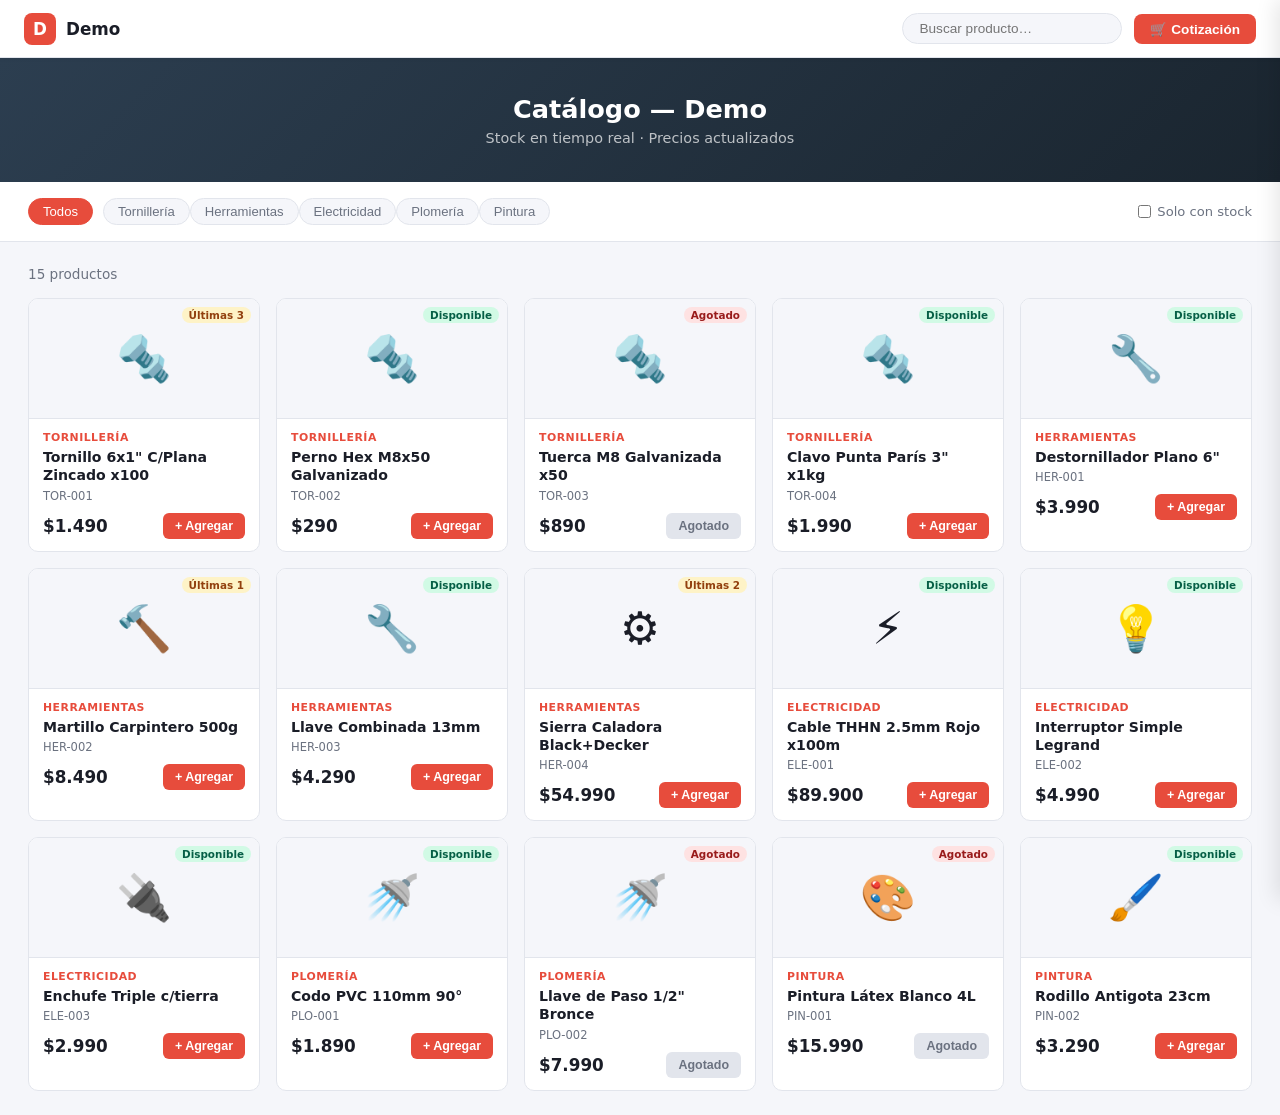
<file: paneles/panel-cliente.html>
<!DOCTYPE html>
<html lang="es">
<head>
<meta charset="UTF-8">
<meta name="viewport" content="width=device-width, initial-scale=1.0">
<title>Catálogo — FerreSystem</title>
<style>
  :root {
    --color-primario: #e74c3c;
    --color-secundario: #2c3e50;
    --bg: #f5f6fa;
    --bg-white: #ffffff;
    --border: #e2e5ec;
    --text: #1a1d27;
    --text-muted: #6b7280;
    --radius: 10px;
    --font: 'Segoe UI', system-ui, sans-serif;
    --ok: #10b981;
    --warn: #f59e0b;
    --error: #ef4444;
  }
  * { box-sizing: border-box; margin: 0; padding: 0; }
  body { background: var(--bg); color: var(--text); font-family: var(--font); min-height: 100vh; }

  /* NAV */
  nav {
    display: flex; align-items: center; justify-content: space-between;
    padding: 0 24px; height: 58px;
    background: var(--bg-white); border-bottom: 1px solid var(--border);
    position: sticky; top: 0; z-index: 100;
    box-shadow: 0 1px 4px rgba(0,0,0,0.06);
  }
  .nav-logo { display: flex; align-items: center; gap: 10px; font-weight: 700; font-size: 1.05rem; color: var(--text); text-decoration: none; }
  .nav-logo-dot {
    width: 32px; height: 32px; border-radius: 8px;
    background: var(--color-primario); display: flex; align-items: center;
    justify-content: center; font-weight: 900; color: #fff;
  }
  .nav-right { display: flex; align-items: center; gap: 12px; }
  .nav-search {
    background: var(--bg); border: 1px solid var(--border);
    border-radius: 20px; padding: 7px 16px; font-size: 0.85rem;
    color: var(--text); outline: none; width: 220px;
  }
  .nav-search:focus { border-color: var(--color-primario); }
  .cart-btn {
    position: relative; background: var(--color-primario); color: #fff;
    border: none; border-radius: 8px; padding: 7px 16px;
    cursor: pointer; font-weight: 600; font-size: 0.85rem; display: flex; align-items: center; gap: 6px;
  }
  .cart-count {
    background: #fff; color: var(--color-primario);
    border-radius: 10px; padding: 1px 6px; font-size: 0.7rem; font-weight: 800;
    display: none;
  }
  .cart-count.visible { display: inline; }

  /* HERO */
  .hero {
    background: linear-gradient(135deg, var(--color-secundario) 0%, #1a252f 100%);
    color: #fff; padding: 36px 32px; text-align: center;
  }
  .hero h1 { font-size: 1.6rem; font-weight: 800; margin-bottom: 6px; }
  .hero p { color: rgba(255,255,255,0.7); font-size: 0.9rem; }

  /* FILTROS */
  .filtros {
    display: flex; align-items: center; gap: 10px; flex-wrap: wrap;
    padding: 16px 28px; background: var(--bg-white); border-bottom: 1px solid var(--border);
  }
  .filtro-btn {
    background: var(--bg); border: 1px solid var(--border); color: var(--text-muted);
    border-radius: 20px; padding: 5px 14px; font-size: 0.82rem; cursor: pointer;
    transition: all 0.15s;
  }
  .filtro-btn:hover, .filtro-btn.active {
    background: var(--color-primario); border-color: var(--color-primario); color: #fff;
  }
  .filtro-stock {
    margin-left: auto; display: flex; align-items: center; gap: 6px;
    font-size: 0.82rem; color: var(--text-muted); cursor: pointer;
  }
  input[type=checkbox] { accent-color: var(--color-primario); }

  /* GRID */
  .catalogo { padding: 24px 28px; }
  .catalogo-header {
    display: flex; justify-content: space-between; align-items: center; margin-bottom: 16px;
  }
  .catalogo-count { font-size: 0.85rem; color: var(--text-muted); }
  .grid {
    display: grid;
    grid-template-columns: repeat(auto-fill, minmax(200px, 1fr));
    gap: 16px;
  }
  .prod-card {
    background: var(--bg-white); border: 1px solid var(--border);
    border-radius: var(--radius); overflow: hidden;
    transition: box-shadow 0.15s, transform 0.15s;
    cursor: default;
  }
  .prod-card:hover { box-shadow: 0 4px 16px rgba(0,0,0,0.08); transform: translateY(-2px); }
  .prod-card.sin-stock { opacity: 0.55; }
  .prod-img {
    height: 120px; background: var(--bg);
    display: flex; align-items: center; justify-content: center;
    font-size: 2.8rem; border-bottom: 1px solid var(--border);
    position: relative;
  }
  .stock-badge {
    position: absolute; top: 8px; right: 8px;
    font-size: 0.65rem; font-weight: 700; padding: 2px 7px; border-radius: 10px;
  }
  .stock-badge.ok    { background: #d1fae5; color: #065f46; }
  .stock-badge.bajo  { background: #fef3c7; color: #92400e; }
  .stock-badge.agotado { background: #fee2e2; color: #991b1b; }
  .prod-body { padding: 12px 14px; }
  .prod-cat { font-size: 0.68rem; text-transform: uppercase; color: var(--color-primario); font-weight: 600; letter-spacing: 0.5px; margin-bottom: 4px; }
  .prod-nombre { font-weight: 600; font-size: 0.88rem; line-height: 1.3; margin-bottom: 4px; }
  .prod-sku { font-size: 0.72rem; color: var(--text-muted); margin-bottom: 10px; }
  .prod-footer { display: flex; align-items: center; justify-content: space-between; }
  .prod-precio { font-size: 1.05rem; font-weight: 800; color: var(--text); }
  .prod-precio.oculto { color: transparent; user-select: none; font-size: 0.75rem; background: var(--border); border-radius: 4px; padding: 2px 8px; }
  .btn-agregar {
    background: var(--color-primario); color: #fff; border: none;
    border-radius: 6px; padding: 6px 12px; cursor: pointer; font-size: 0.78rem; font-weight: 600;
  }
  .btn-agregar:hover { opacity: 0.85; }
  .btn-agregar:disabled { background: var(--border); color: var(--text-muted); cursor: not-allowed; }

  /* COTIZADOR LATERAL */
  .cotiz-panel {
    position: fixed; right: -380px; top: 0; width: 380px; height: 100vh;
    background: var(--bg-white); border-left: 1px solid var(--border);
    box-shadow: -4px 0 20px rgba(0,0,0,0.1);
    transition: right 0.3s ease; z-index: 200; display: flex; flex-direction: column;
  }
  .cotiz-panel.open { right: 0; }
  .cotiz-header {
    display: flex; align-items: center; justify-content: space-between;
    padding: 16px 20px; border-bottom: 1px solid var(--border); flex-shrink: 0;
  }
  .cotiz-titulo { font-weight: 700; font-size: 1rem; }
  .btn-cerrar-cotiz { background: none; border: none; font-size: 1.3rem; cursor: pointer; color: var(--text-muted); }
  .cotiz-items { flex: 1; overflow-y: auto; padding: 12px 0; }
  .cotiz-item {
    display: flex; gap: 10px; padding: 10px 20px;
    border-bottom: 1px solid var(--border); align-items: center;
  }
  .cotiz-item-nombre { flex: 1; font-size: 0.85rem; font-weight: 500; }
  .cotiz-item-sku { font-size: 0.72rem; color: var(--text-muted); }
  .qty-ctrl { display: flex; align-items: center; gap: 6px; }
  .qty-btn { background: var(--bg); border: 1px solid var(--border); width: 24px; height: 24px; border-radius: 4px; cursor: pointer; font-weight: 700; font-size: 0.85rem; }
  .qty-val { font-weight: 600; font-size: 0.85rem; min-width: 20px; text-align: center; }
  .cotiz-item-precio { font-weight: 700; font-size: 0.9rem; min-width: 80px; text-align: right; }
  .btn-quitar { background: none; border: none; color: var(--text-muted); cursor: pointer; font-size: 0.9rem; padding: 2px; }
  .cotiz-footer { padding: 16px 20px; border-top: 1px solid var(--border); flex-shrink: 0; }
  .cotiz-resumen-row { display: flex; justify-content: space-between; font-size: 0.85rem; margin-bottom: 6px; }
  .cotiz-total { font-weight: 800; font-size: 1.05rem; color: var(--color-primario); }
  .btn-solicitar {
    display: block; width: 100%; padding: 12px; border-radius: 8px;
    background: var(--color-primario); color: #fff; border: none;
    font-weight: 700; font-size: 0.9rem; cursor: pointer; margin-top: 12px;
  }
  .btn-solicitar:hover { opacity: 0.9; }
  .cotiz-empty { text-align: center; padding: 40px 20px; color: var(--text-muted); font-size: 0.85rem; }

  /* MÓDULO DESACTIVADO */
  .modulo-off {
    display: flex; flex-direction: column; align-items: center; justify-content: center;
    min-height: 40vh; text-align: center; color: var(--text-muted); padding: 40px;
  }
  .modulo-off .icon { font-size: 3rem; margin-bottom: 12px; }
  .modulo-off h3 { font-size: 1.1rem; color: var(--text); margin-bottom: 6px; }

  @media (max-width: 640px) {
    .grid { grid-template-columns: repeat(auto-fill, minmax(155px, 1fr)); }
    .cotiz-panel { width: 100%; right: -100%; }
    .nav-search { width: 130px; }
  }

  /* ANIMATIONS */
  @keyframes rise {
    from { opacity: 0; transform: translateY(10px); }
    to   { opacity: 1; transform: translateY(0); }
  }

  .prod-card {
    animation: rise .5s cubic-bezier(.22,1,.36,1) both;
  }
  /* Stagger first 12 cards; beyond that instant */
  .grid .prod-card:nth-child(1)  { animation-delay: .02s; }
  .grid .prod-card:nth-child(2)  { animation-delay: .06s; }
  .grid .prod-card:nth-child(3)  { animation-delay: .10s; }
  .grid .prod-card:nth-child(4)  { animation-delay: .14s; }
  .grid .prod-card:nth-child(5)  { animation-delay: .18s; }
  .grid .prod-card:nth-child(6)  { animation-delay: .22s; }
  .grid .prod-card:nth-child(7)  { animation-delay: .26s; }
  .grid .prod-card:nth-child(8)  { animation-delay: .30s; }
  .grid .prod-card:nth-child(9)  { animation-delay: .34s; }
  .grid .prod-card:nth-child(10) { animation-delay: .38s; }
  .grid .prod-card:nth-child(11) { animation-delay: .42s; }
  .grid .prod-card:nth-child(12) { animation-delay: .46s; }

  @media (prefers-reduced-motion: reduce) {
    .prod-card { animation: none; opacity: 1; transform: none; }
  }

  /* ── MODO KIOSCO ─────────────────────────────────────────────────────────── */
  .kiosco-bar {
    display: none;
    position: fixed; bottom: 0; left: 0; right: 0; z-index: 300;
    background: var(--color-secundario); color: #fff;
    padding: 0 32px; height: 52px;
    align-items: center; justify-content: space-between;
    font-size: 0.9rem; gap: 16px;
  }
  .kiosco-bar-prog {
    flex: 1; height: 4px; background: rgba(255,255,255,0.25);
    border-radius: 2px; overflow: hidden;
  }
  .kiosco-bar-prog-fill {
    height: 100%; background: var(--color-primario);
    transition: width 1s linear;
  }
  .kiosco-bar-cat { font-weight: 700; letter-spacing: 0.3px; white-space: nowrap; }
  .kiosco-bar-hint { opacity: 0.55; font-size: 0.78rem; white-space: nowrap; }

  body.kiosco nav              { display: none; }
  body.kiosco .filtros         { display: none; }
  body.kiosco .cotiz-panel     { display: none; }
  body.kiosco .btn-agregar     { display: none; }
  body.kiosco .catalogo        { padding-bottom: 72px; }
  body.kiosco .hero            { padding: 28px 32px; }
  body.kiosco .kiosco-bar      { display: flex; }
  body.kiosco .grid {
    grid-template-columns: repeat(auto-fill, minmax(230px, 1fr));
    gap: 20px;
  }
  body.kiosco .prod-img        { height: 150px; font-size: 3.6rem; }
  body.kiosco .prod-nombre     { font-size: 0.95rem; }
  body.kiosco .prod-precio     { font-size: 1.2rem; }
</style>
</head>
<body>

<nav>
  <a class="nav-logo" href="#">
    <div class="nav-logo-dot" id="nav-inicial">F</div>
    <span id="nav-nombre">Catálogo</span>
  </a>
  <div class="nav-right">
    <input class="nav-search" type="text" placeholder="Buscar producto…" oninput="filtrar()" id="search-input">
    <button class="cart-btn" id="cart-btn" onclick="toggleCotiz()" style="display:none">
      🛒 Cotización
      <span class="cart-count" id="cart-count">0</span>
    </button>
  </div>
</nav>

<div class="hero">
  <h1 id="hero-titulo">Catálogo de productos</h1>
  <p id="hero-sub">Stock en tiempo real · Precios actualizados</p>
</div>

<div class="filtros" id="filtros-section">
  <button class="filtro-btn active" onclick="filtrarCat('', this)">Todos</button>
  <div id="filtros-cat"></div>
  <label class="filtro-stock">
    <input type="checkbox" id="solo-stock" onchange="filtrar()"> Solo con stock
  </label>
</div>

<div class="catalogo" id="catalogo-section">
  <div class="catalogo-header">
    <span class="catalogo-count" id="catalogo-count"></span>
  </div>
  <div class="grid" id="grid-productos"></div>
</div>

<!-- Barra inferior modo kiosco -->
<div class="kiosco-bar" id="kiosco-bar">
  <span class="kiosco-bar-cat" id="kiosco-cat-label">Todos los productos</span>
  <div class="kiosco-bar-prog">
    <div class="kiosco-bar-prog-fill" id="kiosco-prog" style="width:100%"></div>
  </div>
  <span class="kiosco-bar-hint">Cambia automáticamente</span>
</div>

<!-- Cotizador lateral (módulo opcional) -->
<div class="cotiz-panel" id="cotiz-panel">
  <div class="cotiz-header">
    <span class="cotiz-titulo">Mi cotización</span>
    <button class="btn-cerrar-cotiz" onclick="toggleCotiz()">✕</button>
  </div>
  <div class="cotiz-items" id="cotiz-items"></div>
  <div class="cotiz-footer">
    <div class="cotiz-resumen-row"><span>Subtotal neto</span><span id="cot-subtotal">$0</span></div>
    <div class="cotiz-resumen-row"><span>IVA (19%)</span><span id="cot-iva">$0</span></div>
    <div class="cotiz-resumen-row cotiz-total"><span>Total</span><span id="cot-total">$0</span></div>
    <button class="btn-solicitar" onclick="solicitarCotiz()">Solicitar cotización por WhatsApp</button>
  </div>
</div>

<script>
// ─── CONFIG ──────────────────────────────────────────────────────────────────
// En producción se inyecta desde tenants/{id}.json + branding/{id}/branding.json
const TENANT_CONFIG = {
  nombre_corto:      "Demo",
  color_primario:    "#e74c3c",
  color_secundario:  "#2c3e50",
  mostrar_precio:    true,   // false = precios ocultos (solo "Consultar")
  whatsapp:          "+56912345678",
  modulos_activos: {
    cotizador:      true,   // false = sin carrito ni botón "Agregar"
    panel_cliente:  true,
  },
};

// Datos demo — en producción desde data/{tenant_id}/{token}/productos.json + stock.json
const PRODUCTOS = [
  { sku:"TOR-001", nombre:"Tornillo 6x1\" C/Plana Zincado x100", cat:"Tornillería", stock:3,  precio:1490,  emoji:"🔩" },
  { sku:"TOR-002", nombre:"Perno Hex M8x50 Galvanizado",          cat:"Tornillería", stock:45, precio:290,   emoji:"🔩" },
  { sku:"TOR-003", nombre:"Tuerca M8 Galvanizada x50",            cat:"Tornillería", stock:0,  precio:890,   emoji:"🔩" },
  { sku:"TOR-004", nombre:"Clavo Punta París 3\" x1kg",           cat:"Tornillería", stock:88, precio:1990,  emoji:"🔩" },
  { sku:"HER-001", nombre:"Destornillador Plano 6\"",             cat:"Herramientas",stock:12, precio:3990,  emoji:"🔧" },
  { sku:"HER-002", nombre:"Martillo Carpintero 500g",             cat:"Herramientas",stock:1,  precio:8490,  emoji:"🔨" },
  { sku:"HER-003", nombre:"Llave Combinada 13mm",                 cat:"Herramientas",stock:7,  precio:4290,  emoji:"🔧" },
  { sku:"HER-004", nombre:"Sierra Caladora Black+Decker",         cat:"Herramientas",stock:2,  precio:54990, emoji:"⚙️" },
  { sku:"ELE-001", nombre:"Cable THHN 2.5mm Rojo x100m",          cat:"Electricidad",stock:4,  precio:89900, emoji:"⚡" },
  { sku:"ELE-002", nombre:"Interruptor Simple Legrand",           cat:"Electricidad",stock:18, precio:4990,  emoji:"💡" },
  { sku:"ELE-003", nombre:"Enchufe Triple c/tierra",              cat:"Electricidad",stock:9,  precio:2990,  emoji:"🔌" },
  { sku:"PLO-001", nombre:"Codo PVC 110mm 90°",                   cat:"Plomería",    stock:6,  precio:1890,  emoji:"🚿" },
  { sku:"PLO-002", nombre:"Llave de Paso 1/2\" Bronce",           cat:"Plomería",    stock:0,  precio:7990,  emoji:"🚿" },
  { sku:"PIN-001", nombre:"Pintura Látex Blanco 4L",              cat:"Pintura",     stock:0,  precio:15990, emoji:"🎨" },
  { sku:"PIN-002", nombre:"Rodillo Antigota 23cm",                cat:"Pintura",     stock:11, precio:3290,  emoji:"🖌️" },
];

// ─── FEATURE FLAGS ────────────────────────────────────────────────────────────
const COTIZADOR_ON = TENANT_CONFIG.modulos_activos?.cotizador !== false;
const MOSTRAR_PRECIO = TENANT_CONFIG.mostrar_precio !== false;

// ─── ESTADO ──────────────────────────────────────────────────────────────────
let categoriaActual = '';
let carrito = [];

// ─── BRANDING ────────────────────────────────────────────────────────────────
function aplicarBranding() {
  const cfg = TENANT_CONFIG;
  document.documentElement.style.setProperty('--color-primario',    cfg.color_primario    || '#e74c3c');
  document.documentElement.style.setProperty('--color-secundario',  cfg.color_secundario  || '#2c3e50');
  const inicial = (cfg.nombre_corto || 'F')[0].toUpperCase();
  document.getElementById('nav-inicial').textContent = inicial;
  document.getElementById('nav-nombre').textContent = cfg.nombre_corto || 'Catálogo';
  document.getElementById('hero-titulo').textContent = `Catálogo — ${cfg.nombre_corto || ''}`;
  document.title = `Catálogo — ${cfg.nombre_corto || 'FerreSystem'}`;
  if (COTIZADOR_ON) document.getElementById('cart-btn').style.display = 'flex';
}

// ─── FILTROS ─────────────────────────────────────────────────────────────────
function renderFiltrosCat() {
  const cats = [...new Set(PRODUCTOS.map(p => p.cat))];
  document.getElementById('filtros-cat').innerHTML = cats.map(c =>
    `<button class="filtro-btn" onclick="filtrarCat('${c}', this)">${c}</button>`
  ).join('');
}

function filtrarCat(cat, el) {
  categoriaActual = cat;
  document.querySelectorAll('.filtro-btn').forEach(b => b.classList.remove('active'));
  el.classList.add('active');
  filtrar();
}

function filtrar() {
  const q = document.getElementById('search-input').value.toLowerCase();
  const soloStock = document.getElementById('solo-stock').checked;
  const filtrados = PRODUCTOS.filter(p => {
    if (categoriaActual && p.cat !== categoriaActual) return false;
    if (soloStock && p.stock === 0) return false;
    if (q && !p.nombre.toLowerCase().includes(q) && !p.sku.toLowerCase().includes(q)) return false;
    return true;
  });
  renderGrid(filtrados);
  document.getElementById('catalogo-count').textContent = `${filtrados.length} producto${filtrados.length !== 1 ? 's' : ''}`;
}

// ─── GRID ─────────────────────────────────────────────────────────────────────
function stockBadge(p) {
  if (p.stock === 0)  return `<span class="stock-badge agotado">Agotado</span>`;
  if (p.stock <= 3)   return `<span class="stock-badge bajo">Últimas ${p.stock}</span>`;
  return `<span class="stock-badge ok">Disponible</span>`;
}

function fmt(n) { return '$' + Math.round(n).toLocaleString('es-CL'); }

function renderGrid(lista) {
  const grid = document.getElementById('grid-productos');
  if (!lista.length) {
    grid.innerHTML = '<div style="grid-column:1/-1;text-align:center;padding:40px;color:var(--text-muted)">Sin resultados</div>';
    return;
  }
  grid.innerHTML = lista.map(p => {
    const sinStock = p.stock === 0;
    const precioHtml = MOSTRAR_PRECIO
      ? `<span class="prod-precio">${fmt(p.precio)}</span>`
      : `<span class="prod-precio oculto">Consultar</span>`;
    const btnHtml = COTIZADOR_ON
      ? `<button class="btn-agregar" onclick="agregarCarrito('${p.sku}')" ${sinStock ? 'disabled' : ''}>
           ${sinStock ? 'Agotado' : '+ Agregar'}
         </button>`
      : '';
    return `
      <div class="prod-card ${sinStock ? 'sin-stock' : ''}">
        <div class="prod-img">
          ${p.emoji}
          ${stockBadge(p)}
        </div>
        <div class="prod-body">
          <div class="prod-cat">${p.cat}</div>
          <div class="prod-nombre">${p.nombre}</div>
          <div class="prod-sku">${p.sku}</div>
          <div class="prod-footer">
            ${precioHtml}
            ${btnHtml}
          </div>
        </div>
      </div>`;
  }).join('');
}

// ─── COTIZADOR ────────────────────────────────────────────────────────────────
function agregarCarrito(sku) {
  if (!COTIZADOR_ON) return;
  const prod = PRODUCTOS.find(p => p.sku === sku);
  const existing = carrito.find(c => c.sku === sku);
  if (existing) existing.qty++;
  else carrito.push({ ...prod, qty: 1 });
  renderCarrito();
}

function cambiarQty(sku, delta) {
  const item = carrito.find(c => c.sku === sku);
  if (!item) return;
  item.qty = Math.max(1, item.qty + delta);
  renderCarrito();
}

function quitarItem(sku) {
  carrito = carrito.filter(c => c.sku !== sku);
  renderCarrito();
}

function renderCarrito() {
  const count = document.getElementById('cart-count');
  const total_items = carrito.reduce((s, c) => s + c.qty, 0);
  count.textContent = total_items;
  count.className = 'cart-count' + (total_items > 0 ? ' visible' : '');

  const cont = document.getElementById('cotiz-items');
  if (!carrito.length) {
    cont.innerHTML = '<div class="cotiz-empty">Sin productos<br><small>Agrega productos desde el catálogo</small></div>';
    ['cot-subtotal','cot-iva','cot-total'].forEach(id => document.getElementById(id).textContent = '$0');
    return;
  }

  cont.innerHTML = carrito.map(p => `
    <div class="cotiz-item">
      <div style="flex:1">
        <div class="cotiz-item-nombre">${p.nombre}</div>
        <div class="cotiz-item-sku">${p.sku}</div>
      </div>
      <div class="qty-ctrl">
        <button class="qty-btn" onclick="cambiarQty('${p.sku}',-1)">−</button>
        <span class="qty-val">${p.qty}</span>
        <button class="qty-btn" onclick="cambiarQty('${p.sku}',1)">+</button>
      </div>
      <div class="cotiz-item-precio">${fmt(p.precio * p.qty)}</div>
      <button class="btn-quitar" onclick="quitarItem('${p.sku}')">✕</button>
    </div>
  `).join('');

  const subtotal = carrito.reduce((s, p) => s + p.precio * p.qty, 0);
  const iva = subtotal * 0.19;
  document.getElementById('cot-subtotal').textContent = fmt(subtotal);
  document.getElementById('cot-iva').textContent      = fmt(iva);
  document.getElementById('cot-total').textContent    = fmt(subtotal + iva);
}

function toggleCotiz() {
  if (!COTIZADOR_ON) return;
  document.getElementById('cotiz-panel').classList.toggle('open');
}

function solicitarCotiz() {
  if (!carrito.length) return;
  const lineas = carrito.map(p => `• ${p.nombre} x${p.qty} = ${fmt(p.precio*p.qty)}`).join('%0A');
  const subtotal = carrito.reduce((s, p) => s + p.precio * p.qty, 0);
  const total = subtotal * 1.19;
  const msg = `Hola! Quisiera cotizar los siguientes productos:%0A${lineas}%0A%0ATotal aprox: ${fmt(total)}`;
  window.open(`https://wa.me/${TENANT_CONFIG.whatsapp}?text=${msg}`, '_blank');
}

// ─── MODO KIOSCO ──────────────────────────────────────────────────────────────
const KIOSCO_INTERVALO_SEG = 8;
const KIOSCO_REFRESH_MS    = 5 * 60 * 1000; // recarga página cada 5 min

let _kioscoTimer      = null;
let _kioscoProgTimer  = null;
let _kioscoCats       = [];
let _kioscoIdx        = 0;
let _kioscoSeg        = 0;

function iniciarKiosco() {
  const params = new URLSearchParams(window.location.search);
  if (params.get('kiosco') !== '1') return;

  document.body.classList.add('kiosco');

  // Desactivar cotizador y precios ocultos en kiosco
  if (!MOSTRAR_PRECIO) {
    // ya manejado por renderGrid
  }

  // Construir lista de categorías: "todos" + cada categoría
  _kioscoCats = ['', ...new Set(PRODUCTOS.map(p => p.cat))];
  _kioscoIdx  = 0;

  _avanzarKiosco();

  // Rotación automática
  _kioscoTimer = setInterval(() => {
    _kioscoIdx = (_kioscoIdx + 1) % _kioscoCats.length;
    _avanzarKiosco();
  }, KIOSCO_INTERVALO_SEG * 1000);

  // Barra de progreso (tick cada segundo)
  _kioscoProgTimer = setInterval(_tickProgreso, 1000);

  // Auto-refresh para datos frescos
  setTimeout(() => location.reload(), KIOSCO_REFRESH_MS);
}

function _avanzarKiosco() {
  const cat = _kioscoCats[_kioscoIdx];
  categoriaActual = cat;
  filtrar();

  const label = document.getElementById('kiosco-cat-label');
  if (label) label.textContent = cat || 'Todos los productos';

  // Reiniciar barra
  _kioscoSeg = 0;
  _actualizarProg();
}

function _tickProgreso() {
  _kioscoSeg = Math.min(_kioscoSeg + 1, KIOSCO_INTERVALO_SEG);
  _actualizarProg();
}

function _actualizarProg() {
  const fill = document.getElementById('kiosco-prog');
  if (!fill) return;
  const pct = Math.round((1 - _kioscoSeg / KIOSCO_INTERVALO_SEG) * 100);
  fill.style.width = pct + '%';
}

// ─── INIT ─────────────────────────────────────────────────────────────────────
aplicarBranding();
renderFiltrosCat();
filtrar();
renderCarrito();
iniciarKiosco();

if ('serviceWorker' in navigator) {
  navigator.serviceWorker.register('sw.js').catch(() => {});
}
</script>
</body>
</html>
</file>
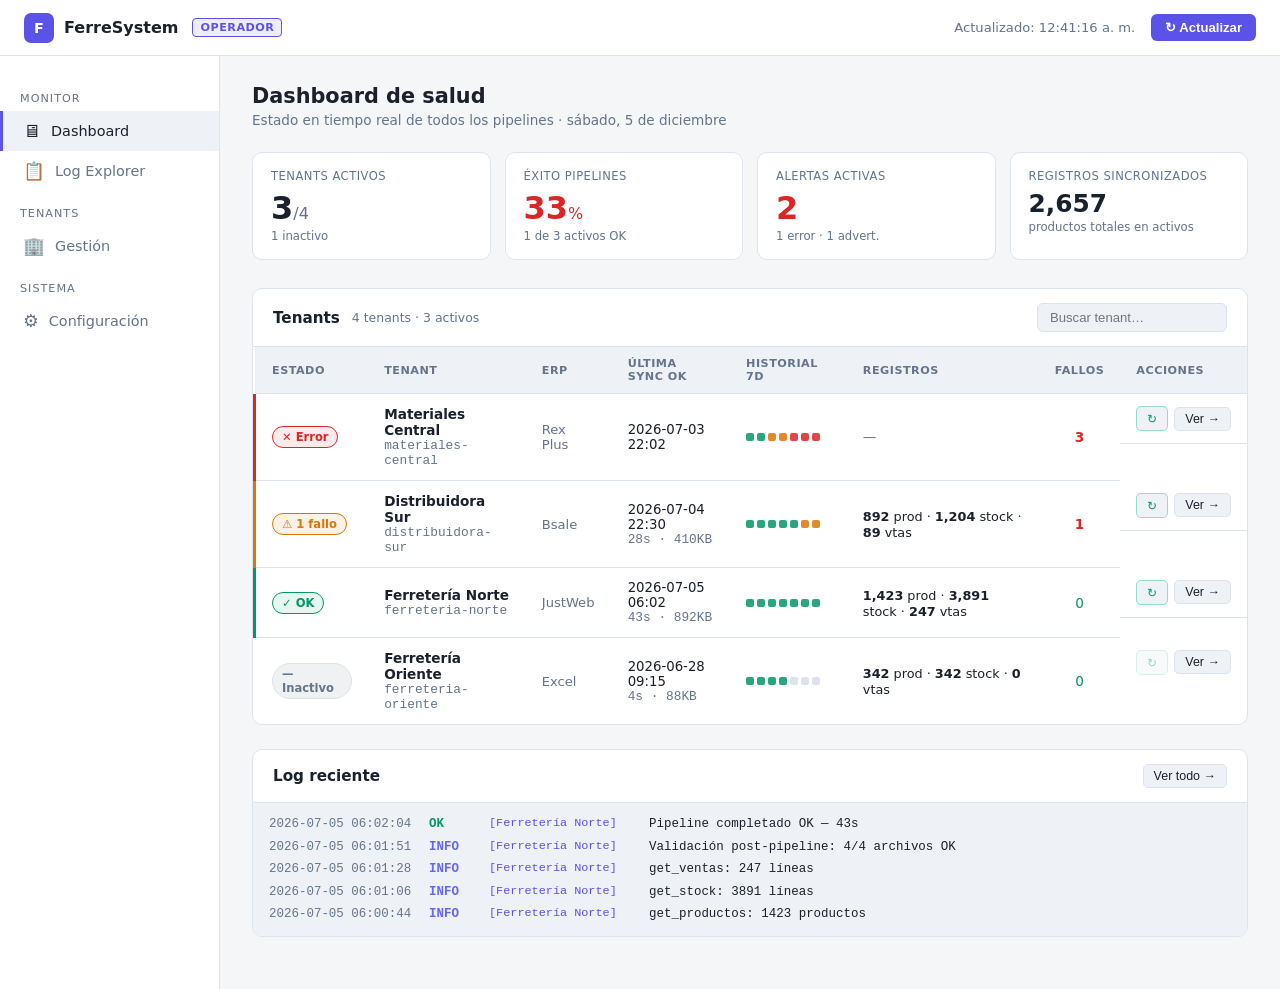
<file: paneles/panel-operador.html>
<!DOCTYPE html>
<html lang="es">
<head>
<meta charset="UTF-8">
<meta name="viewport" content="width=device-width, initial-scale=1.0">
<title>Panel Operador — FerreSystem</title>
<style>
  :root {
    --bg: #F4F6F8;
    --bg-card: #FFFFFF;
    --bg-card2: #EEF1F6;
    --border: #DDE3EC;
    --primario: #5B52E8;
    --primario-bg: rgba(91,82,232,0.10);
    --text: #1A202C;
    --text-muted: #64748B;
    --ok: #059669;
    --ok-bg: rgba(5,150,105,0.09);
    --warn: #D97706;
    --warn-bg: rgba(217,119,6,0.10);
    --error: #DC2626;
    --error-bg: rgba(220,38,38,0.09);
    --info: #6366F1;
    --radius: 10px;
    --font: 'Segoe UI', system-ui, sans-serif;
  }
  * { box-sizing: border-box; margin: 0; padding: 0; }
  body { background: var(--bg); color: var(--text); font-family: var(--font); min-height: 100vh; }

  /* NAV */
  nav {
    display: flex; align-items: center; justify-content: space-between;
    padding: 0 24px; height: 56px;
    background: var(--bg-card); border-bottom: 1px solid var(--border);
    position: sticky; top: 0; z-index: 100;
  }
  .nav-logo { display: flex; align-items: center; gap: 10px; font-weight: 700; }
  .nav-logo-dot {
    width: 30px; height: 30px; border-radius: 7px;
    background: var(--primario); display: flex; align-items: center;
    justify-content: center; font-weight: 900; font-size: 0.9rem; color: #fff;
  }
  .nav-tag {
    font-size: 0.7rem; background: var(--primario-bg); color: var(--primario);
    border: 1px solid var(--primario); border-radius: 4px; padding: 2px 7px;
    margin-left: 4px; letter-spacing: 0.5px; text-transform: uppercase;
  }
  .nav-right { display: flex; align-items: center; gap: 16px; font-size: 0.82rem; }
  #last-refresh { color: var(--text-muted); }
  .btn-refresh {
    background: var(--primario); color: #fff; border: none;
    border-radius: 6px; padding: 6px 14px; cursor: pointer; font-size: 0.82rem; font-weight: 600;
    transition: opacity 0.15s;
  }
  .btn-refresh:hover { opacity: 0.85; }

  /* LAYOUT */
  .layout { display: grid; grid-template-columns: 220px 1fr; min-height: calc(100vh - 56px); }

  /* SIDEBAR */
  aside { background: var(--bg-card); border-right: 1px solid var(--border); padding: 20px 0; }
  .nav-section { padding: 16px 20px 6px; font-size: 0.7rem; color: var(--text-muted); text-transform: uppercase; letter-spacing: 1px; }
  .nav-item {
    display: flex; align-items: center; gap: 10px;
    padding: 10px 20px; cursor: pointer; font-size: 0.9rem;
    color: var(--text-muted); border-left: 3px solid transparent;
    transition: all 0.15s;
  }
  .nav-item:hover { background: var(--bg-card2); color: var(--text); }
  .nav-item.active { color: var(--text); border-left-color: var(--primario); background: var(--bg-card2); }
  .nav-item .icon { font-size: 1.1rem; }

  /* MAIN */
  main { padding: 28px 32px; overflow-y: auto; }
  h2 { font-size: 1.3rem; font-weight: 700; margin-bottom: 4px; }
  .page-subtitle { color: var(--text-muted); font-size: 0.85rem; margin-bottom: 24px; }

  /* STATS */
  .stats { display: grid; grid-template-columns: repeat(auto-fit, minmax(160px, 1fr)); gap: 14px; margin-bottom: 28px; }
  .stat {
    background: var(--bg-card); border: 1px solid var(--border);
    border-radius: var(--radius); padding: 16px 18px;
  }
  .stat-label { font-size: 0.72rem; text-transform: uppercase; letter-spacing: 0.5px; color: var(--text-muted); }
  .stat-value { font-size: 2rem; font-weight: 800; margin: 6px 0 2px; font-variant-numeric: tabular-nums; }
  .stat-sub { font-size: 0.73rem; color: var(--text-muted); }
  .stat.ok .stat-value    { color: var(--ok); }
  .stat.warn .stat-value  { color: var(--warn); }
  .stat.error .stat-value { color: var(--error); }

  /* CARD */
  .card {
    background: var(--bg-card); border: 1px solid var(--border);
    border-radius: var(--radius); overflow: hidden; margin-bottom: 24px;
  }
  .card-header {
    display: flex; align-items: center; gap: 12px;
    padding: 14px 20px; border-bottom: 1px solid var(--border);
  }
  .card-title { font-weight: 600; font-size: 0.95rem; }
  .card-count { font-size: 0.78rem; color: var(--text-muted); }

  /* SEARCH */
  .search-input {
    background: var(--bg-card2); border: 1px solid var(--border);
    color: var(--text); border-radius: 6px; padding: 6px 12px;
    font-size: 0.82rem; outline: none;
  }
  .search-input:focus { border-color: var(--primario); }

  /* TABLE */
  table { width: 100%; border-collapse: collapse; font-size: 0.85rem; }
  th {
    text-align: left; padding: 10px 16px;
    font-size: 0.7rem; text-transform: uppercase; letter-spacing: 0.5px;
    color: var(--text-muted); border-bottom: 1px solid var(--border);
    background: var(--bg-card2);
  }
  td { padding: 12px 16px; border-bottom: 1px solid var(--border); vertical-align: middle; }
  tr:last-child td { border-bottom: none; }
  tr { border-left: 3px solid transparent; }
  tr.row-ok    { border-left-color: var(--ok); }
  tr.row-warn  { border-left-color: var(--warn); }
  tr.row-error { border-left-color: var(--error); }
  tr:hover td  { background: var(--bg-card2); }

  .dot { display: inline-block; width: 9px; height: 9px; border-radius: 50%; margin-right: 6px; }
  .dot.ok       { background: var(--ok);    box-shadow: 0 0 6px var(--ok); }
  .dot.warn     { background: var(--warn); }
  .dot.error    { background: var(--error); box-shadow: 0 0 6px var(--error); }
  .dot.inactivo { background: var(--text-muted); }

  .badge {
    display: inline-flex; align-items: center;
    padding: 3px 9px; border-radius: 20px; font-size: 0.72rem; font-weight: 600;
  }
  .badge.ok       { background: var(--ok-bg);    color: var(--ok);    border: 1px solid var(--ok); }
  .badge.warn     { background: var(--warn-bg);  color: var(--warn);  border: 1px solid var(--warn); }
  .badge.error    { background: var(--error-bg); color: var(--error); border: 1px solid var(--error); }
  .badge.inactivo { background: rgba(107,114,128,0.1); color: var(--text-muted); border: 1px solid var(--border); }

  .mono { font-family: 'Consolas', monospace; font-size: 0.8rem; color: var(--text-muted); }

  /* SYNC HISTORY DOTS */
  .sync-hist { display: flex; gap: 3px; align-items: center; }
  .sync-dot { width: 8px; height: 8px; border-radius: 2px; flex-shrink: 0; }
  .sync-dot.ok    { background: var(--ok);    opacity: 0.85; }
  .sync-dot.warn  { background: var(--warn);  opacity: 0.85; }
  .sync-dot.error { background: var(--error); opacity: 0.85; }
  .sync-dot.none  { background: var(--border); }

  /* SMALL BUTTONS */
  .btn-sm {
    background: var(--bg-card2); border: 1px solid var(--border);
    color: var(--text); border-radius: 5px; padding: 4px 10px;
    cursor: pointer; font-size: 0.78rem; transition: all 0.15s; white-space: nowrap;
  }
  .btn-sm:hover { border-color: var(--primario); color: var(--primario); }
  .btn-sm.sync  { color: var(--ok); border-color: rgba(16,185,129,0.4); }
  .btn-sm.sync:hover { background: var(--ok-bg); border-color: var(--ok); }
  .btn-sm:disabled { opacity: 0.4; cursor: not-allowed; pointer-events: none; }

  /* LOG PANEL */
  .log-filters {
    display: flex; align-items: center; gap: 8px; flex-wrap: wrap;
    padding: 10px 16px; border-bottom: 1px solid var(--border); background: var(--bg-card2);
  }
  .log-filter-label { font-size: 0.74rem; color: var(--text-muted); flex-shrink: 0; }
  .nivel-btn {
    background: transparent; border: 1px solid var(--border);
    color: var(--text-muted); border-radius: 5px; padding: 3px 9px;
    font-size: 0.74rem; cursor: pointer; transition: all 0.15s;
  }
  .nivel-btn.active          { background: var(--bg-card); color: var(--text); border-color: var(--primario); }
  .nivel-btn.active.ok       { border-color: var(--ok);    color: var(--ok); }
  .nivel-btn.active.warn     { border-color: var(--warn);  color: var(--warn); }
  .nivel-btn.active.error    { border-color: var(--error); color: var(--error); }
  select.log-tenant-sel {
    background: var(--bg-card); border: 1px solid var(--border);
    color: var(--text); border-radius: 5px; padding: 3px 8px;
    font-size: 0.78rem; outline: none;
  }
  .log-panel {
    background: var(--bg-card2); padding: 10px 16px; font-family: 'Consolas', monospace;
    font-size: 0.78rem; line-height: 1.65; max-height: 380px; overflow-y: auto;
  }
  .log-line { display: flex; gap: 10px; padding: 1px 0; }
  .log-line:hover { background: rgba(255,255,255,0.03); border-radius: 3px; padding-left: 2px; }
  .log-ts         { color: var(--text-muted); min-width: 150px; flex-shrink: 0; }
  .log-level      { min-width: 50px; font-weight: 700; flex-shrink: 0; }
  .log-level.ok   { color: var(--ok); }
  .log-level.warn { color: var(--warn); }
  .log-level.error{ color: var(--error); }
  .log-level.info { color: var(--info); }
  .log-tenant-tag { color: var(--primario); font-size: 0.74rem; min-width: 150px; flex-shrink: 0; }
  .log-msg        { color: var(--text); flex: 1; word-break: break-word; }
  .log-footer {
    display: flex; justify-content: space-between; align-items: center;
    padding: 8px 16px; border-top: 1px solid var(--border);
    font-size: 0.74rem; color: var(--text-muted);
  }
  .autoscroll-toggle { display: flex; align-items: center; gap: 5px; cursor: pointer; }
  input[type=checkbox] { accent-color: var(--primario); }

  /* TENANT CARDS */
  .tenant-grid { display: grid; grid-template-columns: repeat(auto-fill, minmax(280px, 1fr)); gap: 16px; }
  .tenant-card {
    background: var(--bg-card); border: 1px solid var(--border);
    border-radius: var(--radius); padding: 18px 20px;
    border-top: 3px solid var(--border);
  }
  .tenant-card.ok       { border-top-color: var(--ok); }
  .tenant-card.warn     { border-top-color: var(--warn); }
  .tenant-card.error    { border-top-color: var(--error); }
  .tenant-card.inactivo { border-top-color: var(--text-muted); opacity: 0.7; }
  .tc-header  { display: flex; justify-content: space-between; align-items: flex-start; margin-bottom: 12px; }
  .tc-nombre  { font-weight: 700; font-size: 0.95rem; margin-bottom: 3px; }
  .tc-id      { font-family: Consolas, monospace; font-size: 0.72rem; color: var(--text-muted); }
  .tc-hist    { margin: 12px 0; }
  .tc-hist-label { font-size: 0.7rem; color: var(--text-muted); margin-bottom: 5px; }
  .tc-meta    { display: grid; grid-template-columns: 1fr 1fr; gap: 8px; margin-bottom: 14px; }
  .tc-meta-key  { font-size: 0.68rem; color: var(--text-muted); margin-bottom: 1px; }
  .tc-meta-val  { font-size: 0.82rem; font-weight: 500; }
  .tc-actions { display: flex; gap: 8px; }

  /* CONFIG PAGE */
  .config-grid { display: grid; grid-template-columns: repeat(auto-fill, minmax(300px, 1fr)); gap: 20px; }
  .config-card {
    background: var(--bg-card); border: 1px solid var(--border);
    border-radius: var(--radius); padding: 20px;
  }
  .config-card-title { font-weight: 600; font-size: 0.9rem; margin-bottom: 14px; }
  .config-row {
    display: flex; justify-content: space-between; align-items: center;
    padding: 8px 0; border-bottom: 1px solid var(--border); font-size: 0.83rem; gap: 12px;
  }
  .config-row:last-child { border-bottom: none; }
  .config-key { color: var(--text-muted); flex-shrink: 0; }
  .config-val { font-family: Consolas, monospace; font-size: 0.8rem; text-align: right; word-break: break-all; }
  .chip {
    display: inline-flex; align-items: center; padding: 2px 8px;
    border-radius: 4px; font-size: 0.7rem; font-weight: 600;
  }
  .chip.verde  { background: var(--ok-bg);       color: var(--ok); }
  .chip.morado { background: var(--primario-bg);  color: var(--primario); }
  .chip.gris   { background: rgba(107,114,128,0.1); color: var(--text-muted); }

  /* MODAL */
  .modal-overlay {
    display: none; position: fixed; inset: 0;
    background: rgba(0,0,0,0.65); z-index: 300; align-items: center; justify-content: center;
  }
  .modal-overlay.open { display: flex; }
  .modal {
    background: var(--bg-card); border: 1px solid var(--border);
    border-radius: 12px; padding: 24px; width: 560px; max-width: 95vw; max-height: 80vh;
    overflow-y: auto;
  }
  .modal-header { display: flex; justify-content: space-between; align-items: center; margin-bottom: 16px; }
  .modal-title { font-weight: 700; font-size: 1rem; }
  .btn-close { background: none; border: none; color: var(--text-muted); font-size: 1.3rem; cursor: pointer; }
  .modal-row { display: flex; justify-content: space-between; align-items: center; padding: 8px 0; border-bottom: 1px solid var(--border); font-size: 0.85rem; gap: 12px; }
  .modal-row:last-child { border-bottom: none; }
  .modal-key { color: var(--text-muted); flex-shrink: 0; }

  /* TOAST */
  .toast {
    position: fixed; bottom: 28px; right: 28px; z-index: 400;
    background: var(--bg-card); border: 1px solid var(--border);
    border-left: 3px solid var(--ok);
    border-radius: 8px; padding: 12px 18px; font-size: 0.85rem;
    box-shadow: 0 4px 20px rgba(0,0,0,0.3);
    opacity: 0; transform: translateY(8px);
    transition: opacity 0.25s ease, transform 0.25s ease;
    pointer-events: none; max-width: 320px;
  }
  .toast.show { opacity: 1; transform: translateY(0); }
  .toast.warn  { border-left-color: var(--warn); }
  .toast.error { border-left-color: var(--error); }

  /* EMPTY */
  .empty-state { text-align: center; padding: 40px 20px; color: var(--text-muted); font-size: 0.875rem; }

  /* ANIMATIONS */
  @keyframes rise {
    from { opacity: 0; transform: translateY(10px); }
    to   { opacity: 1; transform: translateY(0); }
  }
  @keyframes pageIn {
    from { opacity: 0; transform: translateY(6px); }
    to   { opacity: 1; transform: translateY(0); }
  }

  .page { display: none; }
  .page.active { display: block; animation: pageIn .35s cubic-bezier(.22,1,.36,1) both; }

  .stat { animation: rise .5s cubic-bezier(.22,1,.36,1) both; }
  .stat:nth-child(1) { animation-delay: .02s; }
  .stat:nth-child(2) { animation-delay: .07s; }
  .stat:nth-child(3) { animation-delay: .12s; }
  .stat:nth-child(4) { animation-delay: .17s; }

  .tenant-card { animation: rise .5s cubic-bezier(.22,1,.36,1) both; }
  .tenant-card:nth-child(1) { animation-delay: .04s; }
  .tenant-card:nth-child(2) { animation-delay: .10s; }
  .tenant-card:nth-child(3) { animation-delay: .16s; }
  .tenant-card:nth-child(4) { animation-delay: .22s; }

  @media (prefers-reduced-motion: reduce) {
    .stat, .tenant-card { animation: none; opacity: 1; transform: none; }
    .page.active { animation: none; opacity: 1; transform: none; }
  }

  /* RESPONSIVE */
  @media (max-width: 768px) {
    .layout { grid-template-columns: 1fr; }
    aside { display: none; }
    main { padding: 16px; }
    .tenant-grid { grid-template-columns: 1fr; }
    .log-ts, .log-tenant-tag { display: none; }
  }
</style>
</head>
<body>

<nav>
  <div class="nav-logo">
    <div class="nav-logo-dot">F</div>
    <span>FerreSystem</span>
    <span class="nav-tag">Operador</span>
  </div>
  <div class="nav-right">
    <span id="last-refresh">Actualizado: —</span>
    <button class="btn-refresh" onclick="cargarDatos()">↻ Actualizar</button>
  </div>
</nav>

<div class="layout">
  <aside>
    <div class="nav-section">Monitor</div>
    <div class="nav-item active" id="nav-dashboard" onclick="showPage('dashboard',this)"><span class="icon">🖥</span> Dashboard</div>
    <div class="nav-item" id="nav-logs" onclick="showPage('logs',this)"><span class="icon">📋</span> Log Explorer</div>
    <div class="nav-section">Tenants</div>
    <div class="nav-item" id="nav-tenants" onclick="showPage('tenants',this)"><span class="icon">🏢</span> Gestión</div>
    <div class="nav-section">Sistema</div>
    <div class="nav-item" id="nav-config" onclick="showPage('config',this)"><span class="icon">⚙️</span> Configuración</div>
  </aside>

  <main>

    <!-- DASHBOARD -->
    <div class="page active" id="page-dashboard">
      <h2>Dashboard de salud</h2>
      <p class="page-subtitle">Estado en tiempo real de todos los pipelines · <span id="dash-fecha">—</span></p>

      <div class="stats" id="stats-globales"></div>

      <div class="card">
        <div class="card-header">
          <span class="card-title">Tenants</span>
          <span id="resumen-tenants" class="card-count"></span>
          <input class="search-input" type="text" placeholder="Buscar tenant…" oninput="filtrarTenants(this.value)" style="margin-left:auto;width:190px">
        </div>
        <div style="overflow-x:auto">
          <table>
            <thead>
              <tr>
                <th>Estado</th>
                <th>Tenant</th>
                <th>ERP</th>
                <th>Última sync OK</th>
                <th>Historial 7d</th>
                <th>Registros</th>
                <th>Fallos</th>
                <th>Acciones</th>
              </tr>
            </thead>
            <tbody id="tabla-tenants"></tbody>
          </table>
        </div>
      </div>

      <div class="card">
        <div class="card-header">
          <span class="card-title">Log reciente</span>
          <button class="btn-sm" style="margin-left:auto" onclick="showPage('logs',document.getElementById('nav-logs'))">Ver todo →</button>
        </div>
        <div class="log-panel" id="log-preview" style="max-height:200px"></div>
      </div>
    </div>

    <!-- LOG EXPLORER -->
    <div class="page" id="page-logs">
      <h2>Log Explorer</h2>
      <p class="page-subtitle">Historial completo de ejecuciones del pipeline</p>

      <div class="card">
        <div class="log-filters">
          <span class="log-filter-label">Tenant:</span>
          <select class="log-tenant-sel" id="log-tenant-sel" onchange="aplicarFiltrosLog()">
            <option value="">Todos</option>
          </select>
          <span class="log-filter-label" style="margin-left:6px">Nivel:</span>
          <button class="nivel-btn active" onclick="setNivel(this,'')">Todos</button>
          <button class="nivel-btn ok"    onclick="setNivel(this,'ok')">OK</button>
          <button class="nivel-btn"       onclick="setNivel(this,'info')">Info</button>
          <button class="nivel-btn warn"  onclick="setNivel(this,'warn')">Warn</button>
          <button class="nivel-btn error" onclick="setNivel(this,'error')">Error</button>
          <input class="search-input" type="text" id="log-search" placeholder="Buscar en log…"
            oninput="aplicarFiltrosLog()" style="margin-left:auto;width:180px">
        </div>
        <div class="log-panel" id="log-full" style="max-height:500px"></div>
        <div class="log-footer">
          <span id="log-count">0 líneas</span>
          <label class="autoscroll-toggle">
            <input type="checkbox" id="autoscroll" checked> Auto-scroll
          </label>
        </div>
      </div>
    </div>

    <!-- GESTIÓN TENANTS -->
    <div class="page" id="page-tenants">
      <h2>Gestión de tenants</h2>
      <p class="page-subtitle">Vista por tenant — historial de salud y acceso rápido a acciones</p>
      <div class="tenant-grid" id="tenant-cards"></div>
    </div>

    <!-- CONFIGURACIÓN -->
    <div class="page" id="page-config">
      <h2>Configuración del sistema</h2>
      <p class="page-subtitle">Parámetros globales del pipeline — vista de solo lectura</p>
      <div class="config-grid" id="config-grid"></div>
    </div>

  </main>
</div>

<!-- Modal -->
<div class="modal-overlay" id="modal-overlay" onclick="cerrarModal(event)">
  <div class="modal">
    <div class="modal-header">
      <span class="modal-title" id="modal-titulo">Detalle</span>
      <button class="btn-close" onclick="cerrarModal()">✕</button>
    </div>
    <div id="modal-body"></div>
  </div>
</div>

<!-- Toast -->
<div class="toast" id="toast"></div>

<script>
// ─── DATOS DEMO ───────────────────────────────────────────────────────────────
// En producción estos datos provienen de Firestore: colección pipeline_logs/{tenant_id}
// escritos por pipeline/scheduler.py al terminar cada corrida.

const TENANTS_DEMO = [
  {
    id: "ferreteria-norte",
    nombre: "Ferretería Norte",
    erp: "JustWeb",
    activo: true,
    ultima_sync_ok: "2026-07-05 06:02",
    proxima_sync: "2026-07-05 07:00",
    estado: "ok",
    fallos_consecutivos: 0,
    registros: { productos: 1423, stock: 3891, ventas: 247 },
    data_size_kb: 892,
    tiempo_pipeline_seg: 43,
    firebase_project: "ferreteria-norte-prod",
    ultima_sync_error: null,
    sync_history: ["ok","ok","ok","ok","ok","ok","ok"],
  },
  {
    id: "distribuidora-sur",
    nombre: "Distribuidora Sur",
    erp: "Bsale",
    activo: true,
    ultima_sync_ok: "2026-07-04 22:30",
    proxima_sync: "2026-07-05 07:00",
    estado: "warn",
    fallos_consecutivos: 1,
    registros: { productos: 892, stock: 1204, ventas: 89 },
    data_size_kb: 410,
    tiempo_pipeline_seg: 28,
    firebase_project: "distribuidora-sur-prod",
    ultima_sync_error: "TimeoutError: ERP no respondió en 30s (intento 1/3)",
    sync_history: ["ok","ok","ok","ok","ok","warn","warn"],
  },
  {
    id: "materiales-central",
    nombre: "Materiales Central",
    erp: "Rex Plus",
    activo: true,
    ultima_sync_ok: "2026-07-03 22:02",
    proxima_sync: "2026-07-05 07:00",
    estado: "error",
    fallos_consecutivos: 3,
    registros: { productos: 0, stock: 0, ventas: 0 },
    data_size_kb: 0,
    tiempo_pipeline_seg: 0,
    firebase_project: "materiales-central-prod",
    ultima_sync_error: "ConnectionRefusedError: [Errno 111] ERP SQL no accesible",
    sync_history: ["ok","ok","warn","warn","error","error","error"],
  },
  {
    id: "ferreteria-oriente",
    nombre: "Ferretería Oriente",
    erp: "Excel",
    activo: false,
    ultima_sync_ok: "2026-06-28 09:15",
    proxima_sync: "—",
    estado: "inactivo",
    fallos_consecutivos: 0,
    registros: { productos: 342, stock: 342, ventas: 0 },
    data_size_kb: 88,
    tiempo_pipeline_seg: 4,
    firebase_project: "ferreteria-oriente-dev",
    ultima_sync_error: null,
    sync_history: ["ok","ok","ok","ok","none","none","none"],
  },
];

const LOGS_DEMO = [
  { ts: "2026-07-05 06:02:04", level: "ok",    tenant: "ferreteria-norte",   msg: "Pipeline completado OK — 43s" },
  { ts: "2026-07-05 06:01:51", level: "info",  tenant: "ferreteria-norte",   msg: "Validación post-pipeline: 4/4 archivos OK" },
  { ts: "2026-07-05 06:01:28", level: "info",  tenant: "ferreteria-norte",   msg: "get_ventas: 247 líneas" },
  { ts: "2026-07-05 06:01:06", level: "info",  tenant: "ferreteria-norte",   msg: "get_stock: 3891 líneas" },
  { ts: "2026-07-05 06:00:44", level: "info",  tenant: "ferreteria-norte",   msg: "get_productos: 1423 productos" },
  { ts: "2026-07-05 06:00:40", level: "info",  tenant: "ferreteria-norte",   msg: "Conexión ERP: OK" },
  { ts: "2026-07-05 06:00:38", level: "info",  tenant: "ferreteria-norte",   msg: "Iniciando pipeline (intento 1/4)" },
  { ts: "2026-07-04 22:32:11", level: "warn",  tenant: "distribuidora-sur",  msg: "Reintentando en 60s (intento 1/4 fallido)" },
  { ts: "2026-07-04 22:31:01", level: "error", tenant: "distribuidora-sur",  msg: "TimeoutError: ERP no respondió en 30s" },
  { ts: "2026-07-04 22:30:59", level: "info",  tenant: "distribuidora-sur",  msg: "Iniciando pipeline (intento 1/4)" },
  { ts: "2026-07-05 07:01:44", level: "error", tenant: "materiales-central", msg: "Agotó 4 intentos — notificación enviada" },
  { ts: "2026-07-05 07:00:59", level: "error", tenant: "materiales-central", msg: "ConnectionRefusedError: [Errno 111] 192.168.1.50:1433" },
  { ts: "2026-07-05 07:00:01", level: "info",  tenant: "materiales-central", msg: "Iniciando pipeline (intento 1/4)" },
  { ts: "2026-07-04 22:01:44", level: "error", tenant: "materiales-central", msg: "Agotó 4 intentos — notificación enviada" },
  { ts: "2026-07-04 22:00:59", level: "error", tenant: "materiales-central", msg: "ConnectionRefusedError: [Errno 111] 192.168.1.50:1433" },
  { ts: "2026-07-04 22:00:01", level: "info",  tenant: "materiales-central", msg: "Iniciando pipeline (intento 1/4)" },
];

const CONFIG_SISTEMA = {
  scheduler:  {
    "Frecuencia default":          "Cada 1 hora",
    "Frecuencia con error activo": "Cada 30 min",
    "Zona horaria":                "America/Santiago",
    "Ejecuciones paralelas máx.":  "2",
  },
  pipeline: {
    "Máx. reintentos":      "4",
    "Backoff (seg)":        "15 → 30 → 60 → 120",
    "Timeout ERP":          "30s",
    "Timeout Firebase":     "20s",
    "Validación post-sync": "chip:verde:Activa",
  },
  alertas: {
    "Email":                    "ops@ferresystem.cl",
    "Slack":                    "chip:gris:No configurado",
    "Umbral fallos":            "3 consecutivos",
    "Notif. recuperación":      "chip:verde:Sí",
  },
};

// ─── ESTADO ───────────────────────────────────────────────────────────────────
let logNivelActivo  = '';
let logSelectReady  = false;

// ─── NAVEGACIÓN ──────────────────────────────────────────────────────────────
function showPage(id, el) {
  document.querySelectorAll('.page').forEach(p => p.classList.remove('active'));
  document.querySelectorAll('.nav-item').forEach(n => n.classList.remove('active'));
  document.getElementById('page-' + id).classList.add('active');
  if (el) el.classList.add('active');

  if (id === 'logs')    renderLogsCompleto();
  if (id === 'tenants') renderTenantCards();
  if (id === 'config')  renderConfig();
}

// ─── DASHBOARD ────────────────────────────────────────────────────────────────
function renderStats() {
  const total    = TENANTS_DEMO.length;
  const activos  = TENANTS_DEMO.filter(t => t.activo).length;
  const ok       = TENANTS_DEMO.filter(t => t.estado === 'ok').length;
  const warn     = TENANTS_DEMO.filter(t => t.estado === 'warn').length;
  const errores  = TENANTS_DEMO.filter(t => t.estado === 'error').length;
  const totalProd= TENANTS_DEMO.reduce((s, t) => s + t.registros.productos, 0);
  const tasaExito= Math.round((ok / activos) * 100);

  const estadoKpi = errores > 0 ? 'error' : warn > 0 ? 'warn' : 'ok';

  document.getElementById('stats-globales').innerHTML = `
    <div class="stat">
      <div class="stat-label">Tenants activos</div>
      <div class="stat-value">${activos}<span style="font-size:1rem;font-weight:500;color:var(--text-muted)">/${total}</span></div>
      <div class="stat-sub">${total - activos} inactivo${total - activos !== 1 ? 's' : ''}</div>
    </div>
    <div class="stat ${estadoKpi}">
      <div class="stat-label">Éxito pipelines</div>
      <div class="stat-value">${tasaExito}<span style="font-size:1rem;font-weight:500">%</span></div>
      <div class="stat-sub">${ok} de ${activos} activos OK</div>
    </div>
    <div class="stat ${errores + warn > 0 ? (errores > 0 ? 'error' : 'warn') : 'ok'}">
      <div class="stat-label">Alertas activas</div>
      <div class="stat-value">${errores + warn}</div>
      <div class="stat-sub">${errores} error${errores !== 1 ? 'es' : ''} · ${warn} advert.</div>
    </div>
    <div class="stat">
      <div class="stat-label">Registros sincronizados</div>
      <div class="stat-value" style="font-size:1.55rem">${totalProd.toLocaleString()}</div>
      <div class="stat-sub">productos totales en activos</div>
    </div>
  `;
}

function renderTabla(query) {
  query = (query || '').toLowerCase();
  const sorted = [...TENANTS_DEMO]
    .filter(t => !query ||
      t.nombre.toLowerCase().includes(query) ||
      t.id.includes(query) ||
      t.erp.toLowerCase().includes(query))
    .sort((a, b) => {
      const orden = { error: 0, warn: 1, ok: 2, inactivo: 3 };
      return orden[a.estado] - orden[b.estado];
    });

  document.getElementById('resumen-tenants').textContent =
    `${TENANTS_DEMO.length} tenants · ${TENANTS_DEMO.filter(t => t.activo).length} activos`;

  if (!sorted.length) {
    document.getElementById('tabla-tenants').innerHTML =
      `<tr><td colspan="8" class="empty-state">Sin resultados para "${query}"</td></tr>`;
    return;
  }

  document.getElementById('tabla-tenants').innerHTML = sorted.map(t => `
    <tr class="row-${t.estado}">
      <td>${estadoBadge(t.estado, t.fallos_consecutivos)}</td>
      <td>
        <div style="font-weight:600">${t.nombre}</div>
        <div class="mono">${t.id}</div>
      </td>
      <td style="color:var(--text-muted);font-size:0.82rem">${t.erp}</td>
      <td>
        <div style="font-size:0.83rem">${t.ultima_sync_ok}</div>
        ${t.tiempo_pipeline_seg
          ? `<div class="mono">${t.tiempo_pipeline_seg}s · ${t.data_size_kb}KB</div>`
          : ''}
      </td>
      <td><div class="sync-hist">${syncHistHtml(t.sync_history)}</div></td>
      <td>${fmtRegistros(t.registros)}</td>
      <td style="text-align:center">
        ${t.fallos_consecutivos > 0
          ? `<span style="color:var(--error);font-weight:700">${t.fallos_consecutivos}</span>`
          : `<span style="color:var(--ok)">0</span>`}
      </td>
      <td style="display:flex;gap:6px;align-items:center">
        <button class="btn-sm sync" onclick="forzarSync('${t.id}','${t.nombre}')"
          title="Forzar sync" ${!t.activo ? 'disabled' : ''}>↻</button>
        <button class="btn-sm" onclick="verDetallePorId('${t.id}')">Ver →</button>
      </td>
    </tr>
  `).join('');
}

function renderLogPreview() {
  document.getElementById('log-preview').innerHTML =
    LOGS_DEMO.slice(0, 5).map(logLineHtml).join('');
}

function filtrarTenants(q) { renderTabla(q); }

// ─── LOG EXPLORER ─────────────────────────────────────────────────────────────
function renderLogsCompleto() {
  if (!logSelectReady) {
    const sel = document.getElementById('log-tenant-sel');
    [...new Set(LOGS_DEMO.map(l => l.tenant))].forEach(id => {
      const t = TENANTS_DEMO.find(t => t.id === id);
      sel.add(new Option(t ? t.nombre : id, id));
    });
    logSelectReady = true;
  }
  aplicarFiltrosLog();
}

function setNivel(btn, nivel) {
  logNivelActivo = nivel;
  document.querySelectorAll('.nivel-btn').forEach(b => b.classList.remove('active'));
  btn.classList.add('active');
  aplicarFiltrosLog();
}

function aplicarFiltrosLog() {
  const tenant = document.getElementById('log-tenant-sel')?.value || '';
  const nivel  = logNivelActivo;
  const busq   = (document.getElementById('log-search')?.value || '').toLowerCase();

  const filtered = LOGS_DEMO.filter(l => {
    if (tenant && l.tenant !== tenant) return false;
    if (nivel  && l.level  !== nivel)  return false;
    if (busq   && !l.msg.toLowerCase().includes(busq) && !l.tenant.includes(busq)) return false;
    return true;
  });

  const panel = document.getElementById('log-full');
  if (!filtered.length) {
    panel.innerHTML = '<div class="empty-state">Sin líneas para los filtros actuales</div>';
    document.getElementById('log-count').textContent = '0 líneas';
    return;
  }

  panel.innerHTML = filtered.map(logLineHtml).join('');
  document.getElementById('log-count').textContent =
    `${filtered.length} línea${filtered.length !== 1 ? 's' : ''}`;

  if (document.getElementById('autoscroll')?.checked) {
    panel.scrollTop = panel.scrollHeight;
  }
}

// ─── TENANT CARDS ─────────────────────────────────────────────────────────────
function renderTenantCards() {
  const sorted = [...TENANTS_DEMO].sort((a, b) => {
    const orden = { error: 0, warn: 1, ok: 2, inactivo: 3 };
    return orden[a.estado] - orden[b.estado];
  });

  document.getElementById('tenant-cards').innerHTML = sorted.map(t => `
    <div class="tenant-card ${t.estado}">
      <div class="tc-header">
        <div>
          <div class="tc-nombre">${t.nombre}</div>
          <div class="tc-id">${t.id}</div>
        </div>
        ${estadoBadge(t.estado, t.fallos_consecutivos)}
      </div>
      <div class="tc-hist">
        <div class="tc-hist-label">Historial 7 días (más antiguo → reciente)</div>
        <div class="sync-hist">${syncHistHtml(t.sync_history)}</div>
      </div>
      <div class="tc-meta">
        <div>
          <div class="tc-meta-key">ERP</div>
          <div class="tc-meta-val">${t.erp}</div>
        </div>
        <div>
          <div class="tc-meta-key">Fallos consec.</div>
          <div class="tc-meta-val" style="color:${t.fallos_consecutivos > 0 ? 'var(--error)' : 'var(--ok)'}">
            ${t.fallos_consecutivos}
          </div>
        </div>
        <div>
          <div class="tc-meta-key">Productos</div>
          <div class="tc-meta-val">${t.registros.productos.toLocaleString()}</div>
        </div>
        <div>
          <div class="tc-meta-key">Última sync OK</div>
          <div class="tc-meta-val" style="font-size:0.72rem">${t.ultima_sync_ok}</div>
        </div>
      </div>
      <div class="tc-actions">
        <button class="btn-sm sync" onclick="forzarSync('${t.id}','${t.nombre}')"
          ${!t.activo ? 'disabled' : ''}>↻ Sync</button>
        <button class="btn-sm" onclick="verDetallePorId('${t.id}')">Ver detalle →</button>
      </div>
    </div>
  `).join('');
}

// ─── CONFIGURACIÓN ────────────────────────────────────────────────────────────
function renderConfig() {
  function renderVal(v) {
    if (typeof v !== 'string' || !v.startsWith('chip:')) return `<span class="config-val">${v}</span>`;
    const [, tipo, label] = v.split(':');
    return `<span class="chip ${tipo}">${label}</span>`;
  }

  const sections = [
    { title: '⏱ Scheduler',   data: CONFIG_SISTEMA.scheduler },
    { title: '🔁 Pipeline',    data: CONFIG_SISTEMA.pipeline },
    { title: '🔔 Alertas',     data: CONFIG_SISTEMA.alertas },
  ];

  const firebaseSection = `
    <div class="config-card">
      <div class="config-card-title">🏢 Firebase projects</div>
      ${TENANTS_DEMO.map(t => `
        <div class="config-row">
          <span class="config-key">${t.nombre}</span>
          <span class="config-val">${t.firebase_project}</span>
        </div>
      `).join('')}
    </div>`;

  document.getElementById('config-grid').innerHTML =
    sections.map(s => `
      <div class="config-card">
        <div class="config-card-title">${s.title}</div>
        ${Object.entries(s.data).map(([k, v]) => `
          <div class="config-row">
            <span class="config-key">${k}</span>
            ${renderVal(v)}
          </div>
        `).join('')}
      </div>
    `).join('') + firebaseSection;
}

// ─── HELPERS ──────────────────────────────────────────────────────────────────
function estadoBadge(e, fallos) {
  const labels = {
    ok: '✓ OK',
    warn: `⚠ ${fallos} fallo${fallos !== 1 ? 's' : ''}`,
    error: '✕ Error',
    inactivo: '— Inactivo',
  };
  return `<span class="badge ${e}">${labels[e]}</span>`;
}

function fmtRegistros(r) {
  if (!r.productos && !r.stock) return '<span style="color:var(--text-muted)">—</span>';
  return `<span style="font-size:0.8rem">
    <b>${r.productos.toLocaleString()}</b> prod ·
    <b>${r.stock.toLocaleString()}</b> stock ·
    <b>${r.ventas.toLocaleString()}</b> vtas
  </span>`;
}

function syncHistHtml(hist) {
  return hist.map((s, i) =>
    `<span class="sync-dot ${s}" title="Día ${i + 1}/7: ${s}"></span>`
  ).join('');
}

function logLineHtml(l) {
  const t = TENANTS_DEMO.find(t => t.id === l.tenant);
  return `<div class="log-line">
    <span class="log-ts">${l.ts}</span>
    <span class="log-level ${l.level}">${l.level.toUpperCase()}</span>
    <span class="log-tenant-tag">[${t ? t.nombre : l.tenant}]</span>
    <span class="log-msg">${l.msg}</span>
  </div>`;
}

// ─── ACCIONES ─────────────────────────────────────────────────────────────────
function forzarSync(tenantId, nombre) {
  const t = TENANTS_DEMO.find(t => t.id === tenantId);
  if (!t || !t.activo) return;
  showToast(`Sync programada para "${nombre}"`, 'ok');
}

function showToast(msg, tipo) {
  const el = document.getElementById('toast');
  el.textContent = msg;
  el.className = `toast ${tipo || 'ok'} show`;
  clearTimeout(el._timer);
  el._timer = setTimeout(() => el.classList.remove('show'), 3000);
}

// ─── MODAL ────────────────────────────────────────────────────────────────────
function verDetallePorId(id) {
  const t = TENANTS_DEMO.find(t => t.id === id);
  if (t) verDetalle(t);
}

function verDetalle(t) {
  document.getElementById('modal-titulo').textContent = t.nombre;
  document.getElementById('modal-body').innerHTML = `
    <div class="modal-row"><span class="modal-key">Tenant ID</span><span class="mono">${t.id}</span></div>
    <div class="modal-row"><span class="modal-key">Estado</span>${estadoBadge(t.estado, t.fallos_consecutivos)}</div>
    <div class="modal-row"><span class="modal-key">ERP</span><span>${t.erp}</span></div>
    <div class="modal-row"><span class="modal-key">Firebase project</span><span class="mono">${t.firebase_project}</span></div>
    <div class="modal-row"><span class="modal-key">Última sync OK</span><span>${t.ultima_sync_ok}</span></div>
    <div class="modal-row"><span class="modal-key">Próxima sync</span><span>${t.proxima_sync}</span></div>
    <div class="modal-row"><span class="modal-key">Tiempo último pipeline</span><span>${t.tiempo_pipeline_seg ? t.tiempo_pipeline_seg + 's' : '—'}</span></div>
    <div class="modal-row"><span class="modal-key">Tamaño datos</span><span>${t.data_size_kb ? t.data_size_kb + ' KB' : '—'}</span></div>
    <div class="modal-row"><span class="modal-key">Productos</span><span>${t.registros.productos.toLocaleString()}</span></div>
    <div class="modal-row"><span class="modal-key">Líneas de stock</span><span>${t.registros.stock.toLocaleString()}</span></div>
    <div class="modal-row"><span class="modal-key">Ventas del día</span><span>${t.registros.ventas.toLocaleString()}</span></div>
    <div class="modal-row"><span class="modal-key">Fallos consecutivos</span>
      <span style="color:${t.fallos_consecutivos > 0 ? 'var(--error)' : 'var(--ok)'};font-weight:700">
        ${t.fallos_consecutivos}
      </span>
    </div>
    <div class="modal-row">
      <span class="modal-key">Historial 7d</span>
      <div class="sync-hist">${syncHistHtml(t.sync_history)}</div>
    </div>
    ${t.ultima_sync_error ? `
      <div style="margin-top:12px">
        <div style="font-size:0.78rem;color:var(--text-muted);margin-bottom:6px">Último error:</div>
        <div style="background:var(--error-bg);border:1px solid var(--error);border-radius:6px;
                    padding:10px 12px;font-family:Consolas,monospace;font-size:0.75rem;
                    color:var(--error);line-height:1.5">${t.ultima_sync_error}</div>
      </div>` : ''}
  `;
  document.getElementById('modal-overlay').classList.add('open');
}

function cerrarModal(e) {
  if (!e || e.target.id === 'modal-overlay') {
    document.getElementById('modal-overlay').classList.remove('open');
  }
}
document.addEventListener('keydown', e => { if (e.key === 'Escape') cerrarModal(); });

// ─── INIT ─────────────────────────────────────────────────────────────────────
function cargarDatos() {
  const now = new Date();
  document.getElementById('last-refresh').textContent =
    'Actualizado: ' + now.toLocaleTimeString('es-CL');
  document.getElementById('dash-fecha').textContent =
    now.toLocaleDateString('es-CL', { weekday: 'long', day: 'numeric', month: 'long' });
  renderStats();
  renderTabla();
  renderLogPreview();
}

cargarDatos();

if ('serviceWorker' in navigator) {
  navigator.serviceWorker.register('sw.js').catch(() => {});
}
</script>
</body>
</html>
</file>
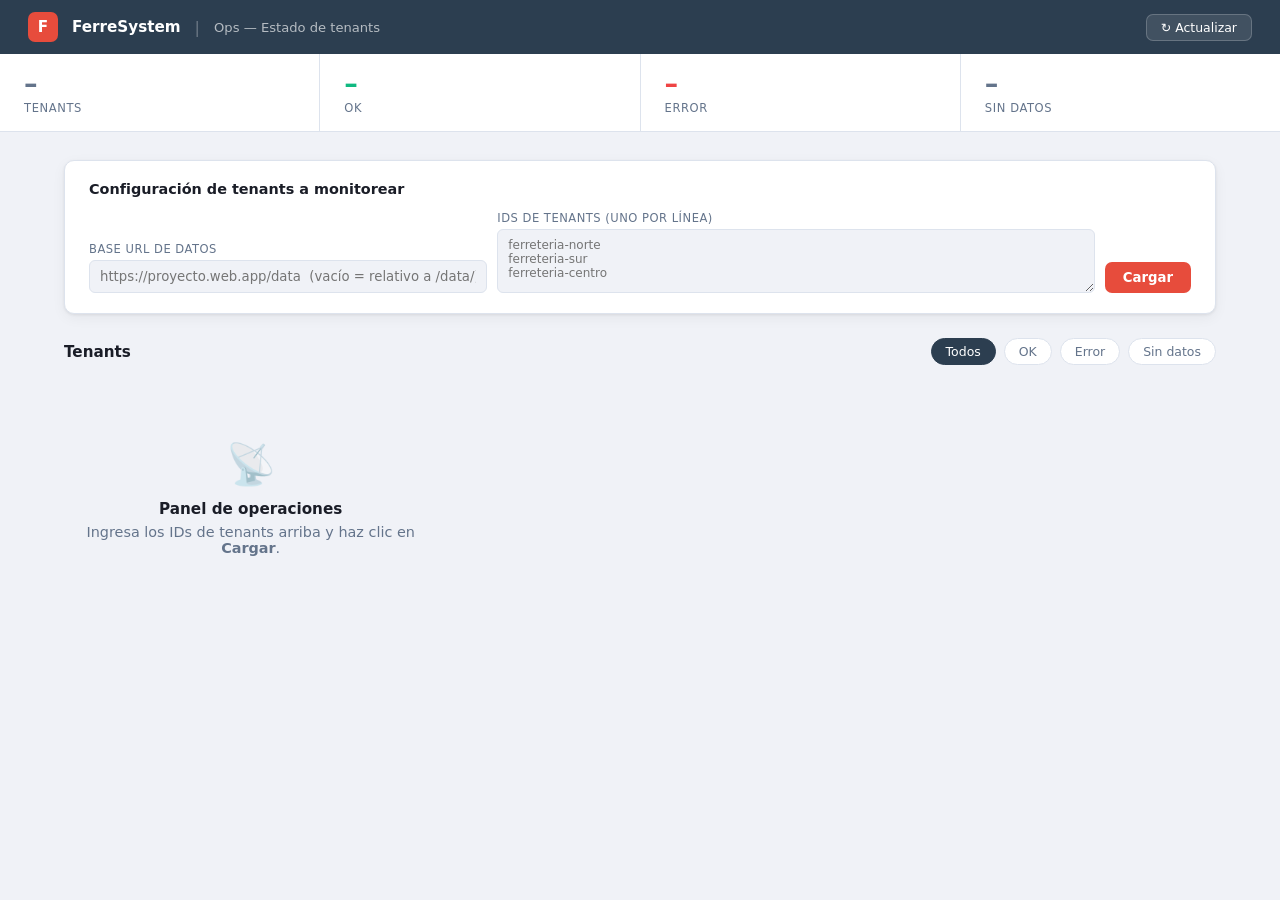
<file: paneles/panel-ops.html>
<!DOCTYPE html>
<html lang="es">
<head>
<meta charset="UTF-8">
<meta name="viewport" content="width=device-width, initial-scale=1.0">
<title>Panel Ops — FerreSystem</title>
<style>
/* ── TOKENS ─────────────────────────────────────────────────────────────── */
:root {
  --accent:     #e74c3c;
  --dark:       #2c3e50;
  --bg:         #f0f2f7;
  --surface:    #ffffff;
  --border:     #dde3ed;
  --text:       #1a1d27;
  --muted:      #64748b;
  --ok:         #10b981;
  --ok-bg:      #d1fae5;
  --ok-text:    #065f46;
  --warn:       #f59e0b;
  --warn-bg:    #fef3c7;
  --warn-text:  #92400e;
  --err:        #ef4444;
  --err-bg:     #fee2e2;
  --err-text:   #991b1b;
  --neutral-bg: #f1f5f9;
  --neutral-t:  #475569;
  --radius:     10px;
  --font:       'Segoe UI', system-ui, -apple-system, sans-serif;
  --shadow:     0 1px 3px rgba(0,0,0,0.07), 0 4px 14px rgba(0,0,0,0.05);
}
@media (prefers-color-scheme: dark) {
  :root {
    --bg: #0f172a; --surface: #1e293b; --border: #334155;
    --text: #f1f5f9; --muted: #94a3b8;
    --ok-bg: #064e3b; --ok-text: #6ee7b7;
    --warn-bg: #451a03; --warn-text: #fcd34d;
    --err-bg: #450a0a; --err-text: #fca5a5;
    --neutral-bg: #1e293b; --neutral-t: #94a3b8;
  }
}
:root[data-theme="light"] {
  --bg: #f0f2f7; --surface: #ffffff; --border: #dde3ed;
  --text: #1a1d27; --muted: #64748b;
  --ok-bg: #d1fae5; --ok-text: #065f46;
  --warn-bg: #fef3c7; --warn-text: #92400e;
  --err-bg: #fee2e2; --err-text: #991b1b;
  --neutral-bg: #f1f5f9; --neutral-t: #475569;
}
:root[data-theme="dark"] {
  --bg: #0f172a; --surface: #1e293b; --border: #334155;
  --text: #f1f5f9; --muted: #94a3b8;
  --ok-bg: #064e3b; --ok-text: #6ee7b7;
  --warn-bg: #451a03; --warn-text: #fcd34d;
  --err-bg: #450a0a; --err-text: #fca5a5;
  --neutral-bg: #1e293b; --neutral-t: #94a3b8;
}

* { box-sizing: border-box; margin: 0; padding: 0; }
body { font-family: var(--font); background: var(--bg); color: var(--text); min-height: 100vh; }

/* ── TOPBAR ─────────────────────────────────────────────────────────────── */
.topbar {
  background: var(--dark); color: #fff;
  display: flex; align-items: center; gap: 14px;
  padding: 0 28px; height: 54px; position: sticky; top: 0; z-index: 100;
}
.topbar-logo {
  width: 30px; height: 30px; border-radius: 7px;
  background: var(--accent); display: flex; align-items: center;
  justify-content: center; font-weight: 900; font-size: 0.95rem;
}
.topbar-name { font-weight: 700; font-size: 0.95rem; }
.topbar-sep  { opacity: 0.3; }
.topbar-sub  { opacity: 0.65; font-size: 0.82rem; }
.topbar-spacer { flex: 1; }
.topbar-refresh {
  background: rgba(255,255,255,0.1); border: 1px solid rgba(255,255,255,0.2);
  color: #fff; border-radius: 7px; padding: 5px 14px; font-size: 0.78rem;
  cursor: pointer; font-family: var(--font); transition: background 0.15s;
}
.topbar-refresh:hover { background: rgba(255,255,255,0.18); }
.topbar-ts { font-size: 0.72rem; opacity: 0.45; }

/* ── SUMMARY BAR ─────────────────────────────────────────────────────────── */
.summary-bar {
  display: flex; gap: 0; background: var(--surface);
  border-bottom: 1px solid var(--border);
  overflow-x: auto;
}
.summary-stat {
  flex: 1; padding: 16px 24px; min-width: 120px;
  border-right: 1px solid var(--border);
  display: flex; flex-direction: column; gap: 4px;
}
.summary-stat:last-child { border-right: none; }
.summary-val {
  font-size: 1.7rem; font-weight: 800; font-variant-numeric: tabular-nums;
  line-height: 1;
}
.summary-val.ok   { color: var(--ok); }
.summary-val.err  { color: var(--err); }
.summary-val.warn { color: var(--warn); }
.summary-val.neutral { color: var(--muted); }
.summary-label { font-size: 0.72rem; text-transform: uppercase; letter-spacing: 0.6px; color: var(--muted); }

/* ── CONTENT ─────────────────────────────────────────────────────────────── */
.content { padding: 28px 24px; max-width: 1200px; margin: 0 auto; }

.section-header {
  display: flex; align-items: center; justify-content: space-between;
  margin-bottom: 16px; flex-wrap: wrap; gap: 10px;
}
.section-title { font-weight: 700; font-size: 0.95rem; }
.filter-row { display: flex; gap: 8px; align-items: center; }
.filter-btn {
  background: var(--surface); border: 1px solid var(--border);
  border-radius: 20px; padding: 5px 14px; font-size: 0.78rem;
  cursor: pointer; color: var(--muted); transition: all 0.15s;
  font-family: var(--font);
}
.filter-btn:hover, .filter-btn.active {
  background: var(--dark); border-color: var(--dark); color: #fff;
}

/* ── TENANT CARDS ────────────────────────────────────────────────────────── */
.tenant-grid {
  display: grid;
  grid-template-columns: repeat(auto-fill, minmax(340px, 1fr));
  gap: 16px;
}

.tenant-card {
  background: var(--surface); border: 1px solid var(--border);
  border-radius: var(--radius); overflow: hidden;
  box-shadow: var(--shadow);
  transition: box-shadow 0.15s;
}
.tenant-card:hover { box-shadow: 0 4px 20px rgba(0,0,0,0.1); }

.card-stripe {
  height: 4px; background: var(--ok);
}
.card-stripe.ok   { background: var(--ok); }
.card-stripe.err  { background: var(--err); }
.card-stripe.warn { background: var(--warn); }
.card-stripe.neutral { background: var(--border); }

.card-header {
  display: flex; align-items: flex-start; justify-content: space-between;
  padding: 16px 18px 12px; gap: 12px;
}
.card-tenant-id {
  font-size: 0.78rem; font-weight: 600; text-transform: uppercase;
  letter-spacing: 0.5px; color: var(--muted); margin-bottom: 3px;
}
.card-nombre { font-weight: 700; font-size: 0.95rem; }
.status-pill {
  flex-shrink: 0; border-radius: 20px; padding: 3px 11px;
  font-size: 0.72rem; font-weight: 700; text-transform: uppercase; letter-spacing: 0.4px;
}
.pill-ok      { background: var(--ok-bg);   color: var(--ok-text); }
.pill-error   { background: var(--err-bg);  color: var(--err-text); }
.pill-warning { background: var(--warn-bg); color: var(--warn-text); }
.pill-neutral { background: var(--neutral-bg); color: var(--neutral-t); }

.card-body { padding: 0 18px 14px; }
.card-metrics {
  display: grid; grid-template-columns: repeat(4, 1fr); gap: 8px; margin-bottom: 12px;
}
.metric {
  text-align: center; background: var(--bg);
  border: 1px solid var(--border); border-radius: 7px; padding: 8px 4px;
}
.metric-val {
  font-size: 1rem; font-weight: 700; font-variant-numeric: tabular-nums;
  line-height: 1.1;
}
.metric-label {
  font-size: 0.65rem; text-transform: uppercase;
  letter-spacing: 0.4px; color: var(--muted); margin-top: 2px;
}

.card-meta {
  display: flex; gap: 14px; font-size: 0.75rem; color: var(--muted);
  flex-wrap: wrap;
}
.card-meta span { display: flex; align-items: center; gap: 4px; }
.card-meta .dot {
  width: 6px; height: 6px; border-radius: 50%;
  background: var(--muted); flex-shrink: 0;
}
.card-meta .dot.ok  { background: var(--ok); }
.card-meta .dot.err { background: var(--err); }

.card-error-msg {
  margin-top: 8px; padding: 8px 12px;
  background: var(--err-bg); color: var(--err-text);
  border-radius: 6px; font-size: 0.76rem; line-height: 1.4;
}

/* ── HISTORIAL SPARKLINE ─────────────────────────────────────────────────── */
.card-sparkline { padding: 0 18px 14px; }
.sparkline-label { font-size: 0.7rem; text-transform: uppercase; letter-spacing: 0.5px; color: var(--muted); margin-bottom: 6px; }
.sparkline-track {
  display: flex; gap: 3px; align-items: flex-end; height: 28px;
}
.spark-bar {
  flex: 1; border-radius: 2px; min-height: 4px;
  transition: opacity 0.15s;
}
.spark-bar.ok   { background: var(--ok); }
.spark-bar.err  { background: var(--err); }
.spark-bar.warn { background: var(--warn); }

/* ── CONFIG PANEL ────────────────────────────────────────────────────────── */
.config-panel {
  background: var(--surface); border: 1px solid var(--border);
  border-radius: var(--radius); padding: 20px 24px; margin-bottom: 24px;
  box-shadow: var(--shadow);
}
.config-title { font-weight: 700; font-size: 0.9rem; margin-bottom: 14px; }
.config-row { display: flex; gap: 10px; flex-wrap: wrap; align-items: flex-end; }
.config-field { display: flex; flex-direction: column; gap: 4px; flex: 1; min-width: 180px; }
.config-field label { font-size: 0.72rem; text-transform: uppercase; letter-spacing: 0.5px; color: var(--muted); }
.config-field input, .config-field textarea {
  padding: 8px 10px; font-size: 0.83rem; border: 1px solid var(--border);
  background: var(--bg); color: var(--text); border-radius: 6px;
  font-family: var(--font); outline: none;
}
.config-field textarea { min-height: 64px; resize: vertical; font-size: 0.75rem; }
.config-field input:focus, .config-field textarea:focus { border-color: var(--accent); }
.btn-cargar {
  background: var(--accent); color: #fff; border: none;
  border-radius: 7px; padding: 8px 18px; font-size: 0.83rem;
  font-weight: 600; cursor: pointer; font-family: var(--font);
  white-space: nowrap; align-self: flex-end;
}
.btn-cargar:hover { opacity: 0.9; }

/* ── EMPTY / LOADING ─────────────────────────────────────────────────────── */
.empty-state {
  text-align: center; padding: 60px 20px; color: var(--muted); font-size: 0.9rem;
}
.empty-icon { font-size: 2.5rem; margin-bottom: 12px; opacity: 0.4; }
.empty-title { font-weight: 700; color: var(--text); margin-bottom: 6px; font-size: 0.95rem; }

.skeleton { background: linear-gradient(90deg, var(--border) 25%, var(--bg) 50%, var(--border) 75%); background-size: 200%; animation: shimmer 1.4s infinite; border-radius: 6px; }
@keyframes shimmer { from { background-position: 200% 0; } to { background-position: -200% 0; } }

@media (max-width: 600px) {
  .content { padding: 16px 12px; }
  .tenant-grid { grid-template-columns: 1fr; }
  .card-metrics { grid-template-columns: repeat(2, 1fr); }
  .topbar { padding: 0 14px; }
}

@media (prefers-reduced-motion: reduce) { .skeleton { animation: none; } }
</style>
</head>
<body>

<div class="topbar">
  <div class="topbar-logo">F</div>
  <span class="topbar-name">FerreSystem</span>
  <span class="topbar-sep">|</span>
  <span class="topbar-sub">Ops — Estado de tenants</span>
  <span class="topbar-spacer"></span>
  <span class="topbar-ts" id="ts-actualizado"></span>
  <button class="topbar-refresh" onclick="cargarTodos()">↻ Actualizar</button>
</div>

<div class="summary-bar" id="summary-bar">
  <div class="summary-stat"><div class="summary-val neutral" id="sum-total">–</div><div class="summary-label">Tenants</div></div>
  <div class="summary-stat"><div class="summary-val ok"      id="sum-ok">–</div><div class="summary-label">OK</div></div>
  <div class="summary-stat"><div class="summary-val err"     id="sum-err">–</div><div class="summary-label">Error</div></div>
  <div class="summary-stat"><div class="summary-val neutral" id="sum-sin">–</div><div class="summary-label">Sin datos</div></div>
</div>

<div class="content">

  <!-- Config: qué tenants cargar -->
  <div class="config-panel">
    <div class="config-title">Configuración de tenants a monitorear</div>
    <div class="config-row">
      <div class="config-field" style="flex:2">
        <label>Base URL de datos</label>
        <input type="text" id="cfg-base-url" value="" placeholder="https://proyecto.web.app/data  (vacío = relativo a /data/)">
      </div>
      <div class="config-field" style="flex:3">
        <label>IDs de tenants (uno por línea)</label>
        <textarea id="cfg-tenants" placeholder="ferreteria-norte&#10;ferreteria-sur&#10;ferreteria-centro"></textarea>
      </div>
      <button class="btn-cargar" onclick="cargarTodos()">Cargar</button>
    </div>
  </div>

  <!-- Filtros -->
  <div class="section-header">
    <span class="section-title" id="grid-titulo">Tenants</span>
    <div class="filter-row">
      <button class="filter-btn active" onclick="setFiltro('todos',this)">Todos</button>
      <button class="filter-btn" onclick="setFiltro('ok',this)">OK</button>
      <button class="filter-btn" onclick="setFiltro('error',this)">Error</button>
      <button class="filter-btn" onclick="setFiltro('sin-datos',this)">Sin datos</button>
    </div>
  </div>

  <div class="tenant-grid" id="tenant-grid">
    <div class="empty-state">
      <div class="empty-icon">📡</div>
      <div class="empty-title">Panel de operaciones</div>
      <div>Ingresa los IDs de tenants arriba y haz clic en <strong>Cargar</strong>.</div>
    </div>
  </div>

</div><!-- /.content -->

<script>
// ── ESTADO ────────────────────────────────────────────────────────────────────
let _tenantData = {};   // { tenant_id: { health: {...}|null, error: bool } }
let _filtro     = 'todos';

// ── CARGA ─────────────────────────────────────────────────────────────────────
async function cargarTodos() {
  const baseRaw = document.getElementById('cfg-base-url').value.trim();
  const base    = baseRaw ? baseRaw.replace(/\/$/, '') : '/data';
  const ids     = document.getElementById('cfg-tenants').value
    .split('\n').map(s => s.trim()).filter(Boolean);

  if (!ids.length) {
    renderGrid([]);
    return;
  }

  // Mostrar skeletons
  renderSkeletons(ids.length);
  _tenantData = {};

  await Promise.all(ids.map(async id => {
    const url = `${base}/${encodeURIComponent(id)}/health.json`;
    try {
      const resp = await fetch(url, { cache: 'no-store' });
      if (!resp.ok) throw new Error(`HTTP ${resp.status}`);
      const json = await resp.json();
      _tenantData[id] = { health: json, fetchErr: null };
    } catch (e) {
      _tenantData[id] = { health: null, fetchErr: e.message };
    }
  }));

  document.getElementById('ts-actualizado').textContent =
    'Actualizado ' + new Date().toLocaleTimeString('es-CL');

  renderGrid(ids);
}

// ── FILTRO ────────────────────────────────────────────────────────────────────
function setFiltro(f, btn) {
  _filtro = f;
  document.querySelectorAll('.filter-btn').forEach(b => b.classList.remove('active'));
  btn.classList.add('active');
  renderGrid(Object.keys(_tenantData));
}

function estadoDe(data) {
  if (!data.health) return 'sin-datos';
  const estado = data.health.ultimo_run?.estado;
  if (estado === 'ok') return 'ok';
  if (estado === 'error') return 'error';
  return 'sin-datos';
}

// ── RENDER ────────────────────────────────────────────────────────────────────
function renderSkeletons(n) {
  const grid = document.getElementById('tenant-grid');
  grid.innerHTML = Array.from({ length: n }, () =>
    `<div class="tenant-card"><div class="card-stripe neutral"></div>
     <div class="card-header"><div style="flex:1">
       <div class="skeleton" style="height:12px;width:60%;margin-bottom:8px"></div>
       <div class="skeleton" style="height:18px;width:80%"></div>
     </div><div class="skeleton" style="height:22px;width:60px;border-radius:11px"></div></div>
     <div class="card-body"><div class="skeleton" style="height:52px;border-radius:7px"></div></div>
     </div>`
  ).join('');
}

function renderGrid(ids) {
  const filtrados = ids.filter(id => {
    if (_filtro === 'todos') return true;
    return estadoDe(_tenantData[id] || { health: null }) === _filtro;
  });

  // Summary
  const estados = ids.map(id => estadoDe(_tenantData[id] || { health: null }));
  document.getElementById('sum-total').textContent = ids.length;
  document.getElementById('sum-ok').textContent    = estados.filter(e => e === 'ok').length;
  document.getElementById('sum-err').textContent   = estados.filter(e => e === 'error').length;
  document.getElementById('sum-sin').textContent   = estados.filter(e => e === 'sin-datos').length;

  document.getElementById('grid-titulo').textContent =
    `${filtrados.length} tenant${filtrados.length !== 1 ? 's' : ''}` +
    (_filtro !== 'todos' ? ` — ${_filtro}` : '');

  const grid = document.getElementById('tenant-grid');
  if (!filtrados.length) {
    grid.innerHTML = `<div class="empty-state" style="grid-column:1/-1">
      <div class="empty-icon">🔍</div>
      <div class="empty-title">Sin resultados</div>
      <div>No hay tenants en estado "${_filtro}".</div>
    </div>`;
    return;
  }

  grid.innerHTML = filtrados.map(id => {
    const entry  = _tenantData[id] || { health: null, fetchErr: 'No cargado' };
    const health = entry.health;
    const run    = health?.ultimo_run;
    const estado = estadoDe(entry);

    const stripeClass = estado === 'ok' ? 'ok' : estado === 'error' ? 'err' : 'neutral';
    const pillClass   = estado === 'ok' ? 'pill-ok' : estado === 'error' ? 'pill-error' : 'pill-neutral';
    const pillLabel   = estado === 'ok' ? 'OK' : estado === 'error' ? 'Error' : 'Sin datos';

    const nombre = health?.tenant_id || id;

    // Métricas del último run
    const regs    = run?.registros || {};
    const metrics = [
      { val: regs.productos ?? '–', label: 'Prods' },
      { val: regs.stock     ?? '–', label: 'Stock' },
      { val: regs.ventas    ?? '–', label: 'Ventas' },
      { val: regs.pedidos   ?? '–', label: 'Pedidos' },
    ];

    const duracion = run?.duracion_seg != null ? `${run.duracion_seg}s` : '–';
    const inicio   = run?.inicio ? _relativo(run.inicio) : '–';
    const dotClass = estado === 'ok' ? 'ok' : 'err';

    // Sparkline desde historial
    const hist     = health?.historial || [];
    const sparkHtml = hist.length
      ? renderSparkline(hist)
      : '';

    const errorHtml = run?.error
      ? `<div class="card-error-msg">⚠ ${_escape(run.error.slice(0, 120))}</div>`
      : '';

    const fetchErrHtml = entry.fetchErr && !health
      ? `<div class="card-error-msg">No se pudo cargar health.json: ${_escape(entry.fetchErr)}</div>`
      : '';

    return `
      <div class="tenant-card" data-estado="${estado}">
        <div class="card-stripe ${stripeClass}"></div>
        <div class="card-header">
          <div>
            <div class="card-tenant-id">${_escape(id)}</div>
            <div class="card-nombre">${_escape(nombre)}</div>
          </div>
          <span class="status-pill ${pillClass}">${pillLabel}</span>
        </div>
        <div class="card-body">
          <div class="card-metrics">
            ${metrics.map(m => `
              <div class="metric">
                <div class="metric-val">${typeof m.val === 'number' ? m.val.toLocaleString('es-CL') : m.val}</div>
                <div class="metric-label">${m.label}</div>
              </div>`).join('')}
          </div>
          <div class="card-meta">
            <span><div class="dot ${dotClass}"></div>${inicio}</span>
            <span>⏱ ${duracion}</span>
            ${run?.fin ? `<span>Fin: ${_horaCorta(run.fin)}</span>` : ''}
          </div>
          ${errorHtml}${fetchErrHtml}
        </div>
        ${sparkHtml}
      </div>`;
  }).join('');
}

function renderSparkline(hist) {
  const MAX_BARS = 10;
  const reciente = [...hist].slice(0, MAX_BARS).reverse();
  const maxProd  = Math.max(1, ...reciente.map(r => r.registros?.productos || 0));

  const bars = reciente.map(r => {
    const estado = r.estado || 'ok';
    const cls    = estado === 'ok' ? 'ok' : 'err';
    const pct    = estado === 'ok'
      ? Math.max(20, Math.round(((r.registros?.productos || 0) / maxProd) * 100))
      : 20;
    const title  = `${_horaCorta(r.inicio)} — ${estado}`;
    return `<div class="spark-bar ${cls}" style="height:${pct}%" title="${_escape(title)}"></div>`;
  }).join('');

  return `<div class="card-sparkline">
    <div class="sparkline-label">Últimos ${reciente.length} runs</div>
    <div class="sparkline-track">${bars}</div>
  </div>`;
}

// ── HELPERS ───────────────────────────────────────────────────────────────────
function _escape(str) {
  return String(str)
    .replace(/&/g, '&amp;').replace(/</g, '&lt;')
    .replace(/>/g, '&gt;').replace(/"/g, '&quot;');
}

function _relativo(iso) {
  if (!iso) return '–';
  const diff = Date.now() - new Date(iso).getTime();
  const min  = Math.round(diff / 60000);
  if (min < 1)   return 'hace un momento';
  if (min < 60)  return `hace ${min} min`;
  const h = Math.round(min / 60);
  if (h  < 24)   return `hace ${h}h`;
  return `hace ${Math.round(h / 24)}d`;
}

function _horaCorta(iso) {
  if (!iso) return '–';
  try {
    return new Date(iso).toLocaleString('es-CL', {
      month: 'short', day: 'numeric',
      hour: '2-digit', minute: '2-digit'
    });
  } catch { return iso; }
}

// ── DEMO MODE ─────────────────────────────────────────────────────────────────
// Si la URL tiene ?demo=1, carga datos de ejemplo sin fetch real
(function() {
  if (!new URLSearchParams(location.search).has('demo')) return;

  const ahora = new Date().toISOString();
  const hace1h = new Date(Date.now() - 3600000).toISOString();
  const hace2h = new Date(Date.now() - 7200000).toISOString();

  const _run = (estado, prods, err) => ({
    inicio: hace1h, fin: ahora, duracion_seg: 42 + Math.floor(Math.random() * 80),
    estado, error: err || null,
    registros: { productos: prods, stock: prods * 3, ventas: Math.floor(prods * 0.4), pedidos: Math.floor(prods * 0.1) }
  });

  const _hist = (n) => Array.from({ length: n }, (_, i) => ({
    inicio: new Date(Date.now() - (i + 1) * 86400000).toISOString(),
    estado: i === 2 ? 'error' : 'ok',
    registros: { productos: 1200 + i * 50, stock: 3600, ventas: 480, pedidos: 120 }
  }));

  const demos = [
    { id: 'ferreteria-norte',  nombre: 'Ferretería El Norte',  estado: 'ok',    prods: 1842, err: null },
    { id: 'ferreteria-sur',    nombre: 'Ferretería del Sur',   estado: 'ok',    prods: 967,  err: null },
    { id: 'ferreteria-centro', nombre: 'Centro Ferretero',     estado: 'error', prods: 0,    err: 'Fallo el test de conexion con el ERP' },
    { id: 'ferreteria-oeste',  nombre: 'Ferretería Oeste',     estado: 'ok',    prods: 2341, err: null },
  ];

  const ids = demos.map(d => d.id);
  document.getElementById('cfg-tenants').value = ids.join('\n');

  _tenantData = {};
  demos.forEach(d => {
    const run = _run(d.estado, d.prods, d.err);
    _tenantData[d.id] = {
      health: { tenant_id: d.nombre, ultimo_run: run, historial: [run, ..._hist(7)] },
      fetchErr: null
    };
  });

  document.getElementById('ts-actualizado').textContent =
    'Actualizado ' + new Date().toLocaleTimeString('es-CL');

  renderGrid(ids);
})();
</script>
</body>
</html>
</file>
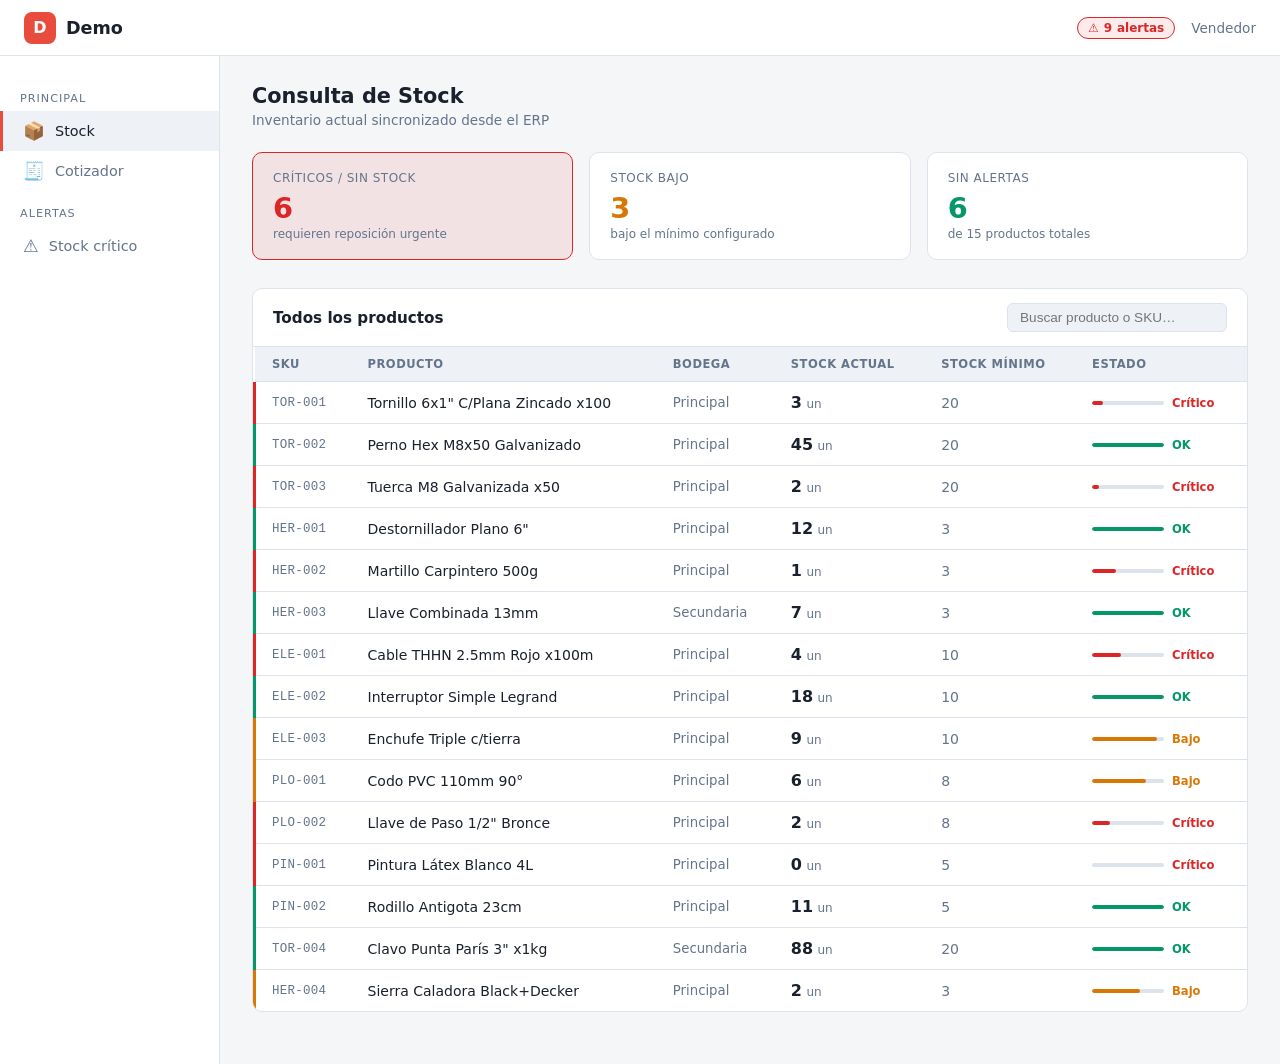
<file: paneles/panel-vendedor.html>
<!DOCTYPE html>
<html lang="es">
<head>
<meta charset="UTF-8">
<meta name="viewport" content="width=device-width, initial-scale=1.0">
<title>Panel Vendedor — FerreSystem</title>
<style>
  :root {
    --color-primario: #e74c3c;
    --color-secundario: #EEF1F6;
    --bg: #F4F6F8;
    --bg-card: #FFFFFF;
    --bg-card2: #EEF1F6;
    --border: #DDE3EC;
    --text: #1A202C;
    --text-muted: #64748B;
    --alerta: #DC2626;
    --alerta-bg: rgba(220,38,38,0.09);
    --ok: #059669;
    --ok-bg: rgba(5,150,105,0.09);
    --warn: #D97706;
    --warn-bg: rgba(217,119,6,0.10);
    --radius: 10px;
    --font: 'Segoe UI', system-ui, sans-serif;
  }
  * { box-sizing: border-box; margin: 0; padding: 0; }
  body { background: var(--bg); color: var(--text); font-family: var(--font); min-height: 100vh; }

  /* NAV */
  nav {
    display: flex; align-items: center; justify-content: space-between;
    padding: 0 24px; height: 56px;
    background: var(--bg-card); border-bottom: 1px solid var(--border);
    position: sticky; top: 0; z-index: 100;
  }
  .nav-logo { display: flex; align-items: center; gap: 10px; font-weight: 700; font-size: 1.1rem; }
  .nav-logo-dot {
    width: 32px; height: 32px; border-radius: 8px;
    background: var(--color-primario); display: flex; align-items: center;
    justify-content: center; font-weight: 900; font-size: 1rem; color: #fff;
  }
  .nav-right { display: flex; align-items: center; gap: 16px; }
  .nav-badge {
    background: var(--alerta-bg); color: var(--alerta);
    border: 1px solid var(--alerta); border-radius: 20px;
    padding: 3px 10px; font-size: 0.75rem; font-weight: 600;
    cursor: pointer; display: none;
  }
  .nav-badge.visible { display: inline-flex; align-items: center; gap: 5px; }
  .nav-user { color: var(--text-muted); font-size: 0.85rem; }

  /* LAYOUT */
  .layout { display: grid; grid-template-columns: 220px 1fr; min-height: calc(100vh - 56px); }

  /* SIDEBAR */
  aside {
    background: var(--bg-card); border-right: 1px solid var(--border);
    padding: 20px 0;
  }
  .nav-item {
    display: flex; align-items: center; gap: 10px;
    padding: 10px 20px; cursor: pointer; font-size: 0.9rem;
    color: var(--text-muted); border-left: 3px solid transparent;
    transition: all 0.15s;
  }
  .nav-item:hover { background: var(--bg-card2); color: var(--text); }
  .nav-item.active { color: var(--text); border-left-color: var(--color-primario); background: var(--bg-card2); }
  .nav-item .icon { font-size: 1.1rem; }
  .nav-section { padding: 16px 20px 6px; font-size: 0.7rem; color: var(--text-muted); text-transform: uppercase; letter-spacing: 1px; }

  /* MAIN */
  main { padding: 28px 32px; overflow-y: auto; }
  /* .page visibility controlled by animation block below */
  h2 { font-size: 1.3rem; font-weight: 700; margin-bottom: 4px; }
  .page-subtitle { color: var(--text-muted); font-size: 0.85rem; margin-bottom: 24px; }

  /* STATS ROW */
  .stats { display: grid; grid-template-columns: repeat(auto-fit, minmax(160px, 1fr)); gap: 16px; margin-bottom: 28px; }
  .stat-card {
    background: var(--bg-card); border: 1px solid var(--border);
    border-radius: var(--radius); padding: 18px 20px;
  }
  .stat-label { font-size: 0.75rem; color: var(--text-muted); text-transform: uppercase; letter-spacing: 0.5px; }
  .stat-value { font-size: 1.8rem; font-weight: 800; margin: 6px 0 2px; font-variant-numeric: tabular-nums; }
  .stat-sub { font-size: 0.75rem; color: var(--text-muted); }
  .stat-card.alerta { border-color: var(--alerta); background: var(--alerta-bg); }
  .stat-card.alerta .stat-value { color: var(--alerta); }
  .stat-card.ok .stat-value { color: var(--ok); }

  /* TABLA */
  .card {
    background: var(--bg-card); border: 1px solid var(--border);
    border-radius: var(--radius); overflow: hidden; margin-bottom: 24px;
  }
  .card-header {
    display: flex; align-items: center; justify-content: space-between;
    padding: 14px 20px; border-bottom: 1px solid var(--border);
  }
  .card-title { font-weight: 600; font-size: 0.95rem; }
  .search-input {
    background: var(--bg-card2); border: 1px solid var(--border);
    color: var(--text); border-radius: 6px; padding: 6px 12px;
    font-size: 0.85rem; outline: none; width: 220px;
  }
  .search-input:focus { border-color: var(--color-primario); }
  table { width: 100%; border-collapse: collapse; font-size: 0.875rem; }
  th {
    text-align: left; padding: 10px 16px;
    font-size: 0.72rem; text-transform: uppercase; letter-spacing: 0.5px;
    color: var(--text-muted); border-bottom: 1px solid var(--border);
    background: var(--bg-card2);
  }
  td { padding: 11px 16px; border-bottom: 1px solid var(--border); }
  tr:last-child td { border-bottom: none; }
  tr { border-left: 3px solid transparent; transition: border-color 0.12s; }
  tr.fila-rojo { border-left-color: var(--alerta); }
  tr.fila-amarillo { border-left-color: var(--warn); }
  tr.fila-verde { border-left-color: var(--ok); }
  tr:hover td { background: var(--bg-card2); }

  /* Ratio bar — signature element */
  .ratio-wrap { display: flex; align-items: center; gap: 8px; }
  .ratio-track {
    width: 72px; height: 4px; background: var(--border); border-radius: 2px; overflow: hidden; flex-shrink: 0;
  }
  .ratio-fill { height: 100%; border-radius: 2px; transition: width 0.3s ease; }
  .ratio-fill.rojo   { background: var(--alerta); }
  .ratio-fill.amarillo { background: var(--warn); }
  .ratio-fill.verde  { background: var(--ok); }
  .ratio-label { font-size: 0.72rem; font-weight: 600; font-variant-numeric: tabular-nums; }
  .ratio-label.rojo   { color: var(--alerta); }
  .ratio-label.amarillo { color: var(--warn); }
  .ratio-label.verde  { color: var(--ok); }

  /* COTIZADOR */
  .cotiz-grid { display: grid; grid-template-columns: 1fr 340px; gap: 20px; }
  .cotiz-items { }
  .cotiz-row {
    display: flex; align-items: center; gap: 10px;
    padding: 10px 0; border-bottom: 1px solid var(--border);
  }
  .cotiz-row:last-child { border-bottom: none; }
  .cotiz-prod { flex: 1; }
  .cotiz-prod-nombre { font-weight: 500; font-size: 0.9rem; }
  .cotiz-prod-sku { font-size: 0.75rem; color: var(--text-muted); }
  .cotiz-qty {
    width: 60px; background: var(--bg-card2); border: 1px solid var(--border);
    color: var(--text); border-radius: 6px; padding: 5px 8px;
    font-size: 0.85rem; text-align: center; outline: none;
  }
  .cotiz-precio { width: 100px; text-align: right; font-weight: 600; }
  .btn-remove { background: none; border: none; color: var(--text-muted); cursor: pointer; font-size: 1rem; padding: 4px; }
  .btn-remove:hover { color: var(--alerta); }
  .resumen-card {
    background: var(--bg-card); border: 1px solid var(--border);
    border-radius: var(--radius); padding: 20px; align-self: start; position: sticky; top: 76px;
  }
  .resumen-row { display: flex; justify-content: space-between; margin-bottom: 10px; font-size: 0.875rem; }
  .resumen-total { font-weight: 800; font-size: 1.1rem; color: var(--color-primario); }
  .btn {
    display: block; width: 100%; padding: 11px; border-radius: 8px;
    border: none; cursor: pointer; font-weight: 700; font-size: 0.9rem; margin-top: 12px;
  }
  .btn-primary { background: var(--color-primario); color: #fff; }
  .btn-primary:hover { opacity: 0.9; }
  .btn-secondary {
    background: transparent; color: var(--text-muted);
    border: 1px solid var(--border); margin-top: 8px;
  }
  .btn-secondary:hover { border-color: var(--text-muted); color: var(--text); }
  .empty-cotiz { color: var(--text-muted); font-size: 0.875rem; padding: 20px 0; text-align: center; }

  /* BUSCADOR COTIZ */
  .buscar-prod {
    display: flex; gap: 10px; margin-bottom: 16px;
  }
  .buscar-prod input { flex: 1; }
  #resultados-busqueda {
    background: var(--bg-card2); border: 1px solid var(--border);
    border-radius: var(--radius); margin-bottom: 16px; overflow: hidden; display: none;
  }
  .result-item {
    display: flex; align-items: center; justify-content: space-between;
    padding: 10px 14px; cursor: pointer; font-size: 0.875rem;
    border-bottom: 1px solid var(--border);
  }
  .result-item:last-child { border-bottom: none; }
  .result-item:hover { background: var(--bg-card); }
  .result-stock-ok { color: var(--ok); font-size: 0.8rem; }
  .result-stock-warn { color: var(--warn); font-size: 0.8rem; }
  .result-stock-rojo { color: var(--alerta); font-size: 0.8rem; }

  /* ALERTAS PAGE */
  .alerta-item {
    display: flex; align-items: center; gap: 14px;
    padding: 14px 20px; border-bottom: 1px solid var(--border);
  }
  .alerta-item:last-child { border-bottom: none; }
  .alerta-icon { font-size: 1.4rem; }
  .alerta-info { flex: 1; }
  .alerta-nombre { font-weight: 600; font-size: 0.9rem; }
  .alerta-detalle { font-size: 0.78rem; color: var(--text-muted); margin-top: 2px; }
  .alerta-stock { text-align: right; }
  .alerta-stock-num { font-size: 1.4rem; font-weight: 800; color: var(--alerta); }
  .alerta-stock-min { font-size: 0.75rem; color: var(--text-muted); }

  .empty-state { text-align: center; padding: 60px 20px; color: var(--text-muted); }
  .empty-state .icon { font-size: 2.5rem; margin-bottom: 10px; }

  @media (max-width: 768px) {
    .layout { grid-template-columns: 1fr; }
    aside { display: none; }
    main { padding: 16px; }
    .cotiz-grid { grid-template-columns: 1fr; }
  }

  /* ANIMATIONS */
  @keyframes rise {
    from { opacity: 0; transform: translateY(10px); }
    to   { opacity: 1; transform: translateY(0); }
  }
  @keyframes pageIn {
    from { opacity: 0; transform: translateY(6px); }
    to   { opacity: 1; transform: translateY(0); }
  }

  .page { display: none; }
  .page.active { display: block; animation: pageIn .35s cubic-bezier(.22,1,.36,1) both; }

  .stat-card { animation: rise .5s cubic-bezier(.22,1,.36,1) both; }
  .stat-card:nth-child(1) { animation-delay: .02s; }
  .stat-card:nth-child(2) { animation-delay: .07s; }
  .stat-card:nth-child(3) { animation-delay: .12s; }
  .stat-card:nth-child(4) { animation-delay: .17s; }

  @media (prefers-reduced-motion: reduce) {
    .stat-card { animation: none; opacity: 1; transform: none; }
    .page.active { animation: none; opacity: 1; transform: none; }
  }

  /* COTIZADOR — extensiones */
  .cotiz-meta { display: flex; justify-content: space-between; align-items: flex-start; margin-bottom: 16px; gap: 12px; flex-wrap: wrap; }
  .cotiz-num-box { font-size: .75rem; color: var(--text-muted); line-height: 1.5; }
  .cotiz-num-box strong { display: block; font-size: 1rem; color: var(--text); font-variant-numeric: tabular-nums; }
  .cotiz-cliente-grid { display: grid; grid-template-columns: 1fr 1fr; gap: 10px; margin-bottom: 16px; }
  .cotiz-field label { display: block; font-size: .68rem; font-weight: 700; text-transform: uppercase; letter-spacing: .06em; color: var(--text-muted); margin-bottom: 4px; }
  .cotiz-cliente-input {
    width: 100%; background: var(--bg-card2); border: 1px solid var(--border);
    color: var(--text); border-radius: 6px; padding: 7px 10px;
    font-size: .85rem; outline: none; font-family: inherit;
  }
  .cotiz-cliente-input:focus { border-color: var(--color-primario); }
  .descuento-row { display: flex; align-items: center; gap: 8px; margin: 6px 0 10px; }
  .descuento-row label { font-size: .8rem; color: var(--text-muted); flex: 1; }
  .descuento-input {
    width: 68px; background: var(--bg-card2); border: 1px solid var(--border);
    color: var(--text); border-radius: 6px; padding: 5px 8px;
    font-size: .85rem; text-align: center; outline: none;
  }
  .descuento-input:focus { border-color: var(--color-primario); }
  .resumen-row.descuento-line { color: #2ecc71; }
  .btn-whatsapp { background: #25D366; color: #fff; }
  .btn-whatsapp:hover { opacity: .9; }
  .cotiz-prod-precio-unit { font-size: .7rem; color: var(--text-muted); }
  @media (max-width: 520px) { .cotiz-cliente-grid { grid-template-columns: 1fr; } }

  /* PRINT */
  @media print {
    body { background: #fff; color: #000; font-size: 12pt; }
    .topbar, aside, .buscar-prod, #resultados-busqueda,
    .btn, .btn-remove, .cotiz-qty, .cotiz-cliente-input { display: none !important; }
    .cotiz-qty-print { display: block !important; }
    .layout { display: block; }
    main { padding: 0; }
    .page { display: block !important; animation: none !important; }
    #page-stock, #page-alertas { display: none !important; }
    .cotiz-grid { display: block; }
    .resumen-card { border: 1px solid #ccc; padding: 14px; margin-top: 16px; box-shadow: none; }
    .cotiz-row { border-bottom: 1px solid #eee; }
    .card { border: 1px solid #ddd; box-shadow: none; }
    .card-header { background: #f5f5f5 !important; border-radius: 0; }
    .cotiz-meta { border-bottom: 2px solid #000; padding-bottom: 10px; margin-bottom: 14px; }
    .print-footer { display: block !important; margin-top: 28px; font-size: 9pt; color: #888; text-align: center; border-top: 1px solid #eee; padding-top: 10px; }
  }
  .print-footer { display: none; }
  .cotiz-qty-print { display: none; }
</style>
</head>
<body>

<nav>
  <div class="nav-logo">
    <div class="nav-logo-dot" id="nav-inicial">F</div>
    <span id="nav-nombre">FerreSystem</span>
  </div>
  <div class="nav-right">
    <span class="nav-badge" id="badge-alertas" onclick="irAlertas()">⚠ <span id="badge-count">0</span> alertas</span>
    <span class="nav-user">Vendedor</span>
  </div>
</nav>

<div class="layout">
  <aside>
    <div class="nav-section">Principal</div>
    <div class="nav-item active" onclick="showPage('stock', this)"><span class="icon">📦</span> Stock</div>
    <div class="nav-item" onclick="showPage('cotizador', this)"><span class="icon">🧾</span> Cotizador</div>
    <div class="nav-section">Alertas</div>
    <div class="nav-item" onclick="showPage('alertas', this)" id="menu-alertas"><span class="icon">⚠️</span> Stock crítico</div>
  </aside>

  <main>

    <!-- PÁGINA: STOCK -->
    <div class="page active" id="page-stock">
      <h2>Consulta de Stock</h2>
      <p class="page-subtitle">Inventario actual sincronizado desde el ERP</p>

      <div class="stats" id="stats-stock"></div>

      <div class="card">
        <div class="card-header">
          <span class="card-title">Todos los productos</span>
          <input class="search-input" type="text" placeholder="Buscar producto o SKU…" oninput="filtrarStock(this.value)">
        </div>
        <table>
          <thead>
            <tr>
              <th>SKU</th>
              <th>Producto</th>
              <th>Bodega</th>
              <th>Stock actual</th>
              <th>Stock mínimo</th>
              <th>Estado</th>
            </tr>
          </thead>
          <tbody id="tabla-stock"></tbody>
        </table>
      </div>
    </div>

    <!-- PÁGINA: COTIZADOR -->
    <div class="page" id="page-cotizador">
      <h2>Cotizador rápido</h2>
      <p class="page-subtitle">Arma una cotización en segundos</p>

      <!-- Número y fecha -->
      <div class="cotiz-meta">
        <div class="cotiz-num-box">
          Cotización N°<strong id="cotiz-num">—</strong>
          <span id="cotiz-fecha" style="font-size:.72rem;color:var(--text-muted)"></span>
        </div>
      </div>

      <!-- Datos del cliente -->
      <div class="card" style="margin-bottom:16px;padding:16px">
        <div class="cotiz-cliente-grid">
          <div class="cotiz-field">
            <label for="cf-nombre">Nombre / Razón social</label>
            <input class="cotiz-cliente-input" id="cf-nombre" type="text" placeholder="Cliente o empresa…">
          </div>
          <div class="cotiz-field">
            <label for="cf-rut">RUT</label>
            <input class="cotiz-cliente-input" id="cf-rut" type="text" placeholder="12.345.678-9">
          </div>
        </div>
      </div>

      <div class="cotiz-grid">
        <div>
          <div class="buscar-prod">
            <input class="search-input" type="text" id="input-buscar" placeholder="Buscar producto para agregar…" oninput="buscarProducto(this.value)" style="width:100%">
          </div>
          <div id="resultados-busqueda"></div>

          <div class="card">
            <div class="card-header"><span class="card-title">Ítems de la cotización</span></div>
            <div id="cotiz-items" style="padding:4px 0">
              <div class="empty-cotiz">Sin productos — busca arriba para agregar</div>
            </div>
          </div>
        </div>

        <div>
          <div class="resumen-card">
            <div class="card-title" style="margin-bottom:16px">Resumen</div>
            <div id="resumen-items"></div>
            <hr style="border-color:var(--border);margin:12px 0">
            <div class="resumen-row"><span>Subtotal</span><span id="res-subtotal">$0</span></div>
            <div class="descuento-row">
              <label for="input-descuento">Descuento (%)</label>
              <input class="descuento-input" id="input-descuento" type="number" min="0" max="100" value="0" oninput="renderCotiz()">
            </div>
            <div class="resumen-row descuento-line" id="row-descuento" style="display:none">
              <span>Descuento</span><span id="res-descuento">$0</span>
            </div>
            <div class="resumen-row"><span>IVA (19%)</span><span id="res-iva">$0</span></div>
            <div class="resumen-row resumen-total"><span>Total</span><span id="res-total">$0</span></div>
            <button class="btn btn-primary" onclick="imprimirCotiz()">🖨 Imprimir / PDF</button>
            <button class="btn btn-whatsapp" onclick="compartirWhatsApp()">📱 Compartir por WhatsApp</button>
            <button class="btn btn-secondary" onclick="limpiarCotiz()">Limpiar cotización</button>
          </div>
        </div>
      </div>

      <div class="print-footer">Cotización generada por FerreSystem · ferresystem.cl</div>
    </div>

    <!-- PÁGINA: ALERTAS -->
    <div class="page" id="page-alertas">
      <h2>Stock crítico</h2>
      <p class="page-subtitle">Productos bajo el mínimo configurado — requieren reposición</p>

      <div class="stats" id="stats-alertas"></div>

      <div class="card" id="card-alertas">
        <div id="lista-alertas"></div>
      </div>
    </div>

  </main>
</div>

<script>
// ─── CONFIG & DATOS ─────────────────────────────────────────────────────────
// En producción, TENANT_CONFIG se inyecta desde tenants/{id}.json
// y STOCK_DATA desde data/{id}/{token}/stock.json via Firestore token.
// Aquí usamos datos de demostración para que el panel sea navegable.

const TENANT_CONFIG = {
  nombre_corto: "Demo",
  color_primario: "#e74c3c",
  stock_minimo_default: 5,
  modulos_activos: {
    stock:     true,
    cotizador: true,   // false = oculta la sección Cotizador del sidebar
    alertas:   true,   // false = oculta Stock crítico y badge nav
  },
  alertas: {
    stock_minimo_por_categoria: {
      "Tornillería": 20,
      "Herramientas": 3,
      "Electricidad": 10,
      "Plomería": 8,
      "Pintura": 5
    }
  }
};

// ─── FEATURE FLAGS ───────────────────────────────────────────────────────────
const MOD = TENANT_CONFIG.modulos_activos || {};
const MOD_COTIZADOR = MOD.cotizador !== false;
const MOD_ALERTAS   = MOD.alertas   !== false;

// Datos demo — en producción vienen de data/{tenant_id}/{token}/stock.json
const STOCK_DATA = [
  { sku:"TOR-001", nombre:"Tornillo 6x1\" C/Plana Zincado x100", categoria:"Tornillería", bodega:"Principal", stock:3,  precio:1490 },
  { sku:"TOR-002", nombre:"Perno Hex M8x50 Galvanizado", categoria:"Tornillería", bodega:"Principal", stock:45, precio:290 },
  { sku:"TOR-003", nombre:"Tuerca M8 Galvanizada x50", categoria:"Tornillería", bodega:"Principal", stock:2,  precio:890 },
  { sku:"HER-001", nombre:"Destornillador Plano 6\"", categoria:"Herramientas", bodega:"Principal", stock:12, precio:3990 },
  { sku:"HER-002", nombre:"Martillo Carpintero 500g", categoria:"Herramientas", bodega:"Principal", stock:1,  precio:8490 },
  { sku:"HER-003", nombre:"Llave Combinada 13mm", categoria:"Herramientas", bodega:"Secundaria", stock:7,  precio:4290 },
  { sku:"ELE-001", nombre:"Cable THHN 2.5mm Rojo x100m", categoria:"Electricidad", bodega:"Principal", stock:4,  precio:89900 },
  { sku:"ELE-002", nombre:"Interruptor Simple Legrand",  categoria:"Electricidad", bodega:"Principal", stock:18, precio:4990 },
  { sku:"ELE-003", nombre:"Enchufe Triple c/tierra", categoria:"Electricidad", bodega:"Principal", stock:9,  precio:2990 },
  { sku:"PLO-001", nombre:"Codo PVC 110mm 90°", categoria:"Plomería", bodega:"Principal", stock:6,  precio:1890 },
  { sku:"PLO-002", nombre:"Llave de Paso 1/2\" Bronce", categoria:"Plomería", bodega:"Principal", stock:2,  precio:7990 },
  { sku:"PIN-001", nombre:"Pintura Látex Blanco 4L", categoria:"Pintura", bodega:"Principal", stock:0,  precio:15990 },
  { sku:"PIN-002", nombre:"Rodillo Antigota 23cm",       categoria:"Pintura", bodega:"Principal", stock:11, precio:3290 },
  { sku:"TOR-004", nombre:"Clavo Punta París 3\" x1kg",  categoria:"Tornillería", bodega:"Secundaria",stock:88, precio:1990 },
  { sku:"HER-004", nombre:"Sierra Caladora Black+Decker", categoria:"Herramientas",bodega:"Principal",stock:2, precio:54990},
];

// ─── HELPERS ────────────────────────────────────────────────────────────────
function stockMinimo(prod) {
  const porCat = TENANT_CONFIG.alertas?.stock_minimo_por_categoria;
  return (porCat && porCat[prod.categoria]) ?? TENANT_CONFIG.stock_minimo_default;
}

function estadoStock(prod) {
  const min = stockMinimo(prod);
  if (prod.stock === 0) return 'rojo';
  if (prod.stock <= min * 0.5) return 'rojo';
  if (prod.stock <= min) return 'amarillo';
  return 'verde';
}

function badgeEstado(prod) {
  const estado = estadoStock(prod);
  const min = stockMinimo(prod);
  const ratio = min > 0 ? Math.min(prod.stock / min, 1) : (prod.stock > 0 ? 1 : 0);
  const pct = Math.round(ratio * 100);
  const labels = { rojo: 'Crítico', amarillo: 'Bajo', verde: 'OK' };
  return `<div class="ratio-wrap">
    <div class="ratio-track"><div class="ratio-fill ${estado}" style="width:${pct}%"></div></div>
    <span class="ratio-label ${estado}">${labels[estado]}</span>
  </div>`;
}

function fmt(n) {
  return '$' + Math.round(n).toLocaleString('es-CL');
}

// ─── BRANDING ───────────────────────────────────────────────────────────────
function aplicarBranding() {
  const cfg = TENANT_CONFIG;
  document.documentElement.style.setProperty('--color-primario', cfg.color_primario || '#e74c3c');
  const inicial = (cfg.nombre_corto || 'F')[0].toUpperCase();
  document.getElementById('nav-inicial').textContent = inicial;
  document.getElementById('nav-nombre').textContent = cfg.nombre_corto || 'FerreSystem';
  document.title = 'Panel Vendedor — ' + (cfg.nombre_corto || 'FerreSystem');
}

// ─── NAVEGACIÓN ─────────────────────────────────────────────────────────────
function showPage(id, el) {
  document.querySelectorAll('.page').forEach(p => p.classList.remove('active'));
  document.querySelectorAll('.nav-item').forEach(n => n.classList.remove('active'));
  document.getElementById('page-' + id).classList.add('active');
  if (el) el.classList.add('active');
}

function irAlertas() {
  showPage('alertas', document.getElementById('menu-alertas'));
}

// ─── STOCK ──────────────────────────────────────────────────────────────────
let stockFiltrado = [...STOCK_DATA];

function renderTablaStock(datos) {
  const tbody = document.getElementById('tabla-stock');
  tbody.innerHTML = datos.map(p => {
    const estado = estadoStock(p);
    return `
    <tr class="fila-${estado}">
      <td style="font-family:Consolas,monospace;font-size:0.78rem;color:var(--text-muted);letter-spacing:0.02em">${p.sku}</td>
      <td>${p.nombre}</td>
      <td style="color:var(--text-muted);font-size:0.83rem">${p.bodega}</td>
      <td style="font-variant-numeric:tabular-nums"><strong style="font-size:1rem">${p.stock}</strong> <span style="font-size:0.75rem;color:var(--text-muted)">un</span></td>
      <td style="color:var(--text-muted);font-variant-numeric:tabular-nums">${stockMinimo(p)}</td>
      <td>${badgeEstado(p)}</td>
    </tr>
  `}).join('');
}

function filtrarStock(q) {
  q = q.toLowerCase();
  stockFiltrado = STOCK_DATA.filter(p =>
    p.nombre.toLowerCase().includes(q) || p.sku.toLowerCase().includes(q)
  );
  renderTablaStock(stockFiltrado);
}

function renderStatsStock() {
  const total = STOCK_DATA.length;
  const criticos = STOCK_DATA.filter(p => estadoStock(p) === 'rojo').length;
  const bajos    = STOCK_DATA.filter(p => estadoStock(p) === 'amarillo').length;
  const ok       = STOCK_DATA.filter(p => estadoStock(p) === 'verde').length;
  document.getElementById('stats-stock').innerHTML = `
    <div class="stat-card ${criticos > 0 ? 'alerta' : ''}">
      <div class="stat-label">Críticos / sin stock</div>
      <div class="stat-value">${criticos}</div>
      <div class="stat-sub">requieren reposición urgente</div>
    </div>
    <div class="stat-card">
      <div class="stat-label">Stock bajo</div>
      <div class="stat-value" style="color:var(--warn)">${bajos}</div>
      <div class="stat-sub">bajo el mínimo configurado</div>
    </div>
    <div class="stat-card ok">
      <div class="stat-label">Sin alertas</div>
      <div class="stat-value">${ok}</div>
      <div class="stat-sub">de ${total} productos totales</div>
    </div>
  `;
}

// ─── ALERTAS ────────────────────────────────────────────────────────────────
function renderAlertas() {
  const alertas = STOCK_DATA
    .filter(p => estadoStock(p) !== 'verde')
    .sort((a, b) => a.stock - b.stock);

  const badge = document.getElementById('badge-alertas');
  const count = document.getElementById('badge-count');

  if (alertas.length > 0) {
    badge.classList.add('visible');
    count.textContent = alertas.length;
  } else {
    badge.classList.remove('visible');
  }

  const criticos = alertas.filter(p => estadoStock(p) === 'rojo').length;
  const bajos    = alertas.filter(p => estadoStock(p) === 'amarillo').length;

  document.getElementById('stats-alertas').innerHTML = alertas.length === 0 ? '' : `
    <div class="stat-card alerta">
      <div class="stat-label">Críticos / sin stock</div>
      <div class="stat-value">${criticos}</div>
      <div class="stat-sub">acción urgente</div>
    </div>
    <div class="stat-card">
      <div class="stat-label">Stock bajo</div>
      <div class="stat-value" style="color:var(--warn)">${bajos}</div>
      <div class="stat-sub">pedir pronto</div>
    </div>
  `;

  const lista = document.getElementById('lista-alertas');
  if (alertas.length === 0) {
    lista.innerHTML = '<div class="empty-state"><div class="icon">✅</div><div>Todo el stock está sobre el mínimo</div></div>';
    return;
  }

  lista.innerHTML = alertas.map(p => {
    const estado = estadoStock(p);
    const min = stockMinimo(p);
    const icono = estado === 'rojo' ? '🔴' : '🟡';
    return `
      <div class="alerta-item">
        <div class="alerta-icon">${icono}</div>
        <div class="alerta-info">
          <div class="alerta-nombre">${p.nombre}</div>
          <div class="alerta-detalle">SKU: ${p.sku} · ${p.categoria} · ${p.bodega}</div>
        </div>
        <div class="alerta-stock">
          <div class="alerta-stock-num">${p.stock}</div>
          <div class="alerta-stock-min">mín: ${min} un</div>
        </div>
      </div>
    `;
  }).join('');
}

// ─── COTIZADOR ──────────────────────────────────────────────────────────────
let cotizItems = [];
let cotizNumActual = 0;

function initCotizNum() {
  const stored = parseInt(localStorage.getItem('fs_cotiz_seq') || '0');
  cotizNumActual = stored + 1;
  localStorage.setItem('fs_cotiz_seq', cotizNumActual);
  document.getElementById('cotiz-num').textContent = String(cotizNumActual).padStart(4, '0');
  const hoy = new Date().toLocaleDateString('es-CL', { day: '2-digit', month: '2-digit', year: 'numeric' });
  document.getElementById('cotiz-fecha').textContent = ' · ' + hoy;
}

function buscarProducto(q) {
  const box = document.getElementById('resultados-busqueda');
  if (!q || q.length < 2) { box.style.display = 'none'; return; }
  const res = STOCK_DATA.filter(p =>
    (p.nombre.toLowerCase().includes(q.toLowerCase()) || p.sku.toLowerCase().includes(q.toLowerCase()))
    && !cotizItems.find(c => c.sku === p.sku)
  ).slice(0, 6);

  if (!res.length) { box.style.display = 'none'; return; }
  const estado = p => estadoStock(p);
  const stockClass = p => estado(p) === 'rojo' ? 'result-stock-rojo' : estado(p) === 'amarillo' ? 'result-stock-warn' : 'result-stock-ok';
  box.innerHTML = res.map(p => `
    <div class="result-item" onclick="agregarACotiz('${p.sku}')">
      <div>
        <div style="font-weight:500">${p.nombre}</div>
        <div style="font-size:0.75rem;color:var(--text-muted)">${p.sku} · ${p.bodega}</div>
      </div>
      <div style="text-align:right">
        <div style="font-weight:600">${fmt(p.precio)}</div>
        <div class="${stockClass(p)}">Stock: ${p.stock}</div>
      </div>
    </div>
  `).join('');
  box.style.display = 'block';
}

function agregarACotiz(sku) {
  const prod = STOCK_DATA.find(p => p.sku === sku);
  if (!prod) return;
  cotizItems.push({ ...prod, qty: 1 });
  document.getElementById('input-buscar').value = '';
  document.getElementById('resultados-busqueda').style.display = 'none';
  renderCotiz();
}

function renderCotiz() {
  const cont = document.getElementById('cotiz-items');
  if (!cotizItems.length) {
    cont.innerHTML = '<div class="empty-cotiz">Sin productos — busca arriba para agregar</div>';
    document.getElementById('resumen-items').innerHTML = '';
    ['res-subtotal','res-descuento','res-iva','res-total'].forEach(id => document.getElementById(id).textContent = '$0');
    document.getElementById('row-descuento').style.display = 'none';
    return;
  }

  cont.innerHTML = cotizItems.map((p, i) => `
    <div class="cotiz-row" style="padding:10px 16px">
      <div class="cotiz-prod">
        <div class="cotiz-prod-nombre">${p.nombre}</div>
        <div class="cotiz-prod-sku">${p.sku} · <span class="cotiz-prod-precio-unit">${fmt(p.precio)} c/u</span></div>
      </div>
      <input class="cotiz-qty" type="number" min="1" value="${p.qty}"
        onchange="cambiarQty(${i}, this.value)">
      <span class="cotiz-qty-print">${p.qty}</span>
      <div class="cotiz-precio">${fmt(p.precio * p.qty)}</div>
      <button class="btn-remove" onclick="quitarItem(${i})">✕</button>
    </div>
  `).join('');

  const subtotal = cotizItems.reduce((s, p) => s + p.precio * p.qty, 0);
  const pctDto   = Math.min(100, Math.max(0, parseFloat(document.getElementById('input-descuento')?.value) || 0));
  const descuento = subtotal * pctDto / 100;
  const base      = subtotal - descuento;
  const iva       = base * 0.19;
  const total     = base + iva;

  const rowDto = document.getElementById('row-descuento');
  if (pctDto > 0) {
    rowDto.style.display = 'flex';
    document.getElementById('res-descuento').textContent = '−' + fmt(descuento);
  } else {
    rowDto.style.display = 'none';
  }

  document.getElementById('resumen-items').innerHTML = cotizItems.map(p =>
    `<div class="resumen-row"><span style="font-size:0.8rem">${p.nombre.length > 24 ? p.nombre.slice(0,23)+'…' : p.nombre} ×${p.qty}</span><span>${fmt(p.precio*p.qty)}</span></div>`
  ).join('');
  document.getElementById('res-subtotal').textContent = fmt(subtotal);
  document.getElementById('res-iva').textContent = fmt(iva);
  document.getElementById('res-total').textContent = fmt(total);
}

function cambiarQty(i, val) {
  cotizItems[i].qty = Math.max(1, parseInt(val) || 1);
  renderCotiz();
}

function quitarItem(i) {
  cotizItems.splice(i, 1);
  renderCotiz();
}

function limpiarCotiz() {
  cotizItems = [];
  document.getElementById('input-descuento').value = '0';
  document.getElementById('cf-nombre').value = '';
  document.getElementById('cf-rut').value = '';
  initCotizNum();
  renderCotiz();
}

function imprimirCotiz() {
  if (!cotizItems.length) return;
  window.print();
}

function compartirWhatsApp() {
  if (!cotizItems.length) return;
  const nombre  = document.getElementById('cf-nombre').value.trim();
  const rut     = document.getElementById('cf-rut').value.trim();
  const tenant  = TENANT_CONFIG.nombre_corto || 'Ferretería';
  const numCotiz = document.getElementById('cotiz-num').textContent;
  const fecha   = document.getElementById('cotiz-fecha').textContent.replace(' · ', '');
  const pct     = parseFloat(document.getElementById('input-descuento')?.value) || 0;

  let msg = `*Cotización N° ${numCotiz}* — ${tenant}\n`;
  if (fecha) msg += `Fecha: ${fecha}\n`;
  if (nombre) msg += `Cliente: ${nombre}`;
  if (rut)    msg += rut ? ` (${rut})` : '';
  msg += '\n\n';

  cotizItems.forEach(p => {
    msg += `▸ ${p.nombre}\n  ${p.qty} u × ${fmt(p.precio)} = ${fmt(p.precio * p.qty)}\n`;
  });

  const subtotal = cotizItems.reduce((s, p) => s + p.precio * p.qty, 0);
  const descuento = subtotal * pct / 100;
  const base = subtotal - descuento;
  const iva = base * 0.19;
  const total = base + iva;

  msg += `\n_Subtotal: ${fmt(subtotal)}_`;
  if (pct > 0) msg += `\n_Descuento (${pct}%): −${fmt(descuento)}_`;
  msg += `\n_IVA (19%): ${fmt(iva)}_`;
  msg += `\n*TOTAL: ${fmt(total)}*`;

  window.open('https://wa.me/?text=' + encodeURIComponent(msg), '_blank');
}

// ─── INIT ────────────────────────────────────────────────────────────────────
aplicarBranding();

// Aplicar feature flags: ocultar módulos no contratados
if (!MOD_COTIZADOR) {
  const navCotiz = document.querySelector('.nav-item[onclick*="cotizador"]');
  if (navCotiz) navCotiz.style.display = 'none';
  document.getElementById('page-cotizador').style.display = 'none';
}
if (!MOD_ALERTAS) {
  const navAlerta = document.getElementById('menu-alertas');
  if (navAlerta) navAlerta.style.display = 'none';
  document.getElementById('badge-alertas').style.display = 'none';
}

renderStatsStock();
renderTablaStock(STOCK_DATA);
renderAlertas();
initCotizNum();

if ('serviceWorker' in navigator) {
  navigator.serviceWorker.register('sw.js').catch(() => {});
}
</script>
</body>
</html>
</file>
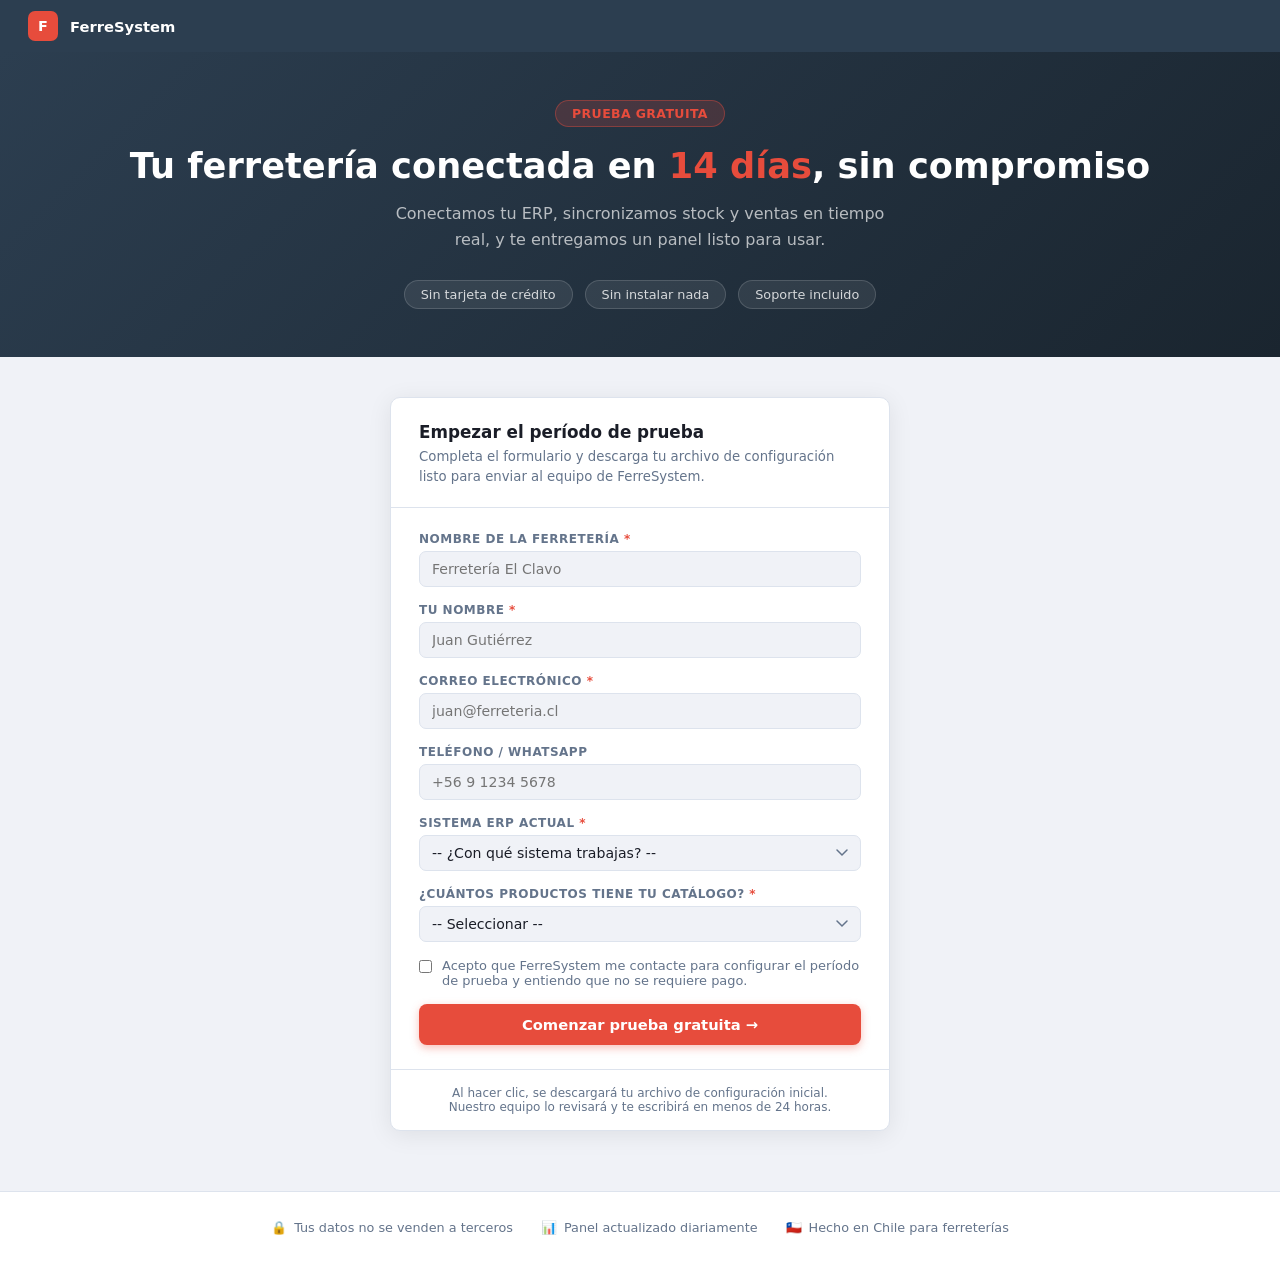
<file: setup/trial.html>
<!DOCTYPE html>
<html lang="es">
<head>
<meta charset="UTF-8">
<meta name="viewport" content="width=device-width, initial-scale=1.0">
<title>Prueba gratis 14 días — FerreSystem</title>
<style>
/* ── TOKENS ─────────────────────────────────────────────────────────────── */
:root {
  --accent:    #e74c3c;
  --accent-d:  #c0392b;
  --dark:      #2c3e50;
  --dark-2:    #1a252f;
  --bg:        #f0f2f7;
  --surface:   #ffffff;
  --border:    #dde3ed;
  --text:      #1a1d27;
  --muted:     #64748b;
  --ok:        #10b981;
  --radius:    10px;
  --font:      'Segoe UI', system-ui, -apple-system, sans-serif;
}
@media (prefers-color-scheme: dark) {
  :root {
    --bg: #111827; --surface: #1f2937; --border: #374151;
    --text: #f1f5f9; --muted: #94a3b8;
  }
}
:root[data-theme="light"] { --bg: #f0f2f7; --surface: #ffffff; --border: #dde3ed; --text: #1a1d27; --muted: #64748b; }
:root[data-theme="dark"]  { --bg: #111827; --surface: #1f2937; --border: #374151; --text: #f1f5f9; --muted: #94a3b8; }

* { box-sizing: border-box; margin: 0; padding: 0; }
body { font-family: var(--font); background: var(--bg); color: var(--text); min-height: 100vh; }

/* ── TOPBAR ─────────────────────────────────────────────────────────────── */
.topbar {
  background: var(--dark); color: #fff;
  display: flex; align-items: center; gap: 12px;
  padding: 0 28px; height: 52px;
}
.topbar-logo {
  width: 30px; height: 30px; border-radius: 7px;
  background: var(--accent); display: flex; align-items: center;
  justify-content: center; font-weight: 900; font-size: 0.9rem;
}
.topbar-name { font-weight: 700; font-size: 0.92rem; }

/* ── HERO ────────────────────────────────────────────────────────────────── */
.hero {
  background: linear-gradient(135deg, var(--dark) 0%, var(--dark-2) 100%);
  color: #fff; padding: 48px 24px; text-align: center;
}
.hero-badge {
  display: inline-block; background: rgba(231,76,60,0.18);
  border: 1px solid rgba(231,76,60,0.4); color: var(--accent);
  border-radius: 20px; padding: 5px 16px; font-size: 0.78rem;
  font-weight: 600; letter-spacing: 0.4px; margin-bottom: 18px;
}
.hero h1 {
  font-size: clamp(1.5rem, 4vw, 2.2rem); font-weight: 800;
  line-height: 1.2; text-wrap: balance; margin-bottom: 14px;
}
.hero h1 em { color: var(--accent); font-style: normal; }
.hero p { color: rgba(255,255,255,0.68); font-size: 1rem; max-width: 520px; margin: 0 auto; line-height: 1.6; }

/* ── PILLS ───────────────────────────────────────────────────────────────── */
.features-row {
  display: flex; gap: 12px; justify-content: center; flex-wrap: wrap; margin-top: 28px;
}
.feat-pill {
  background: rgba(255,255,255,0.08); border: 1px solid rgba(255,255,255,0.15);
  color: rgba(255,255,255,0.8); border-radius: 20px; padding: 6px 16px;
  font-size: 0.8rem;
}

/* ── MAIN ────────────────────────────────────────────────────────────────── */
.main {
  display: flex; justify-content: center; padding: 40px 16px 60px;
}
.form-card {
  background: var(--surface); border: 1px solid var(--border);
  border-radius: var(--radius); width: 100%; max-width: 500px;
  box-shadow: 0 4px 24px rgba(0,0,0,0.08);
  overflow: hidden;
}
.form-header {
  padding: 24px 28px 20px; border-bottom: 1px solid var(--border);
}
.form-header h2 { font-size: 1.05rem; font-weight: 700; margin-bottom: 5px; }
.form-header p { font-size: 0.83rem; color: var(--muted); line-height: 1.5; }

.form-body { padding: 24px 28px; display: flex; flex-direction: column; gap: 16px; }

.field { display: flex; flex-direction: column; gap: 5px; }
.field label {
  font-size: 0.75rem; font-weight: 600; text-transform: uppercase;
  letter-spacing: 0.5px; color: var(--muted);
}
.field-required { color: var(--accent); }
input, select {
  padding: 9px 12px; font-size: 0.88rem;
  background: var(--bg); border: 1px solid var(--border);
  border-radius: 7px; color: var(--text); font-family: var(--font);
  outline: none; transition: border-color 0.15s, box-shadow 0.15s; width: 100%;
}
input:focus, select:focus {
  border-color: var(--accent);
  box-shadow: 0 0 0 3px rgba(231,76,60,0.12);
}
input.invalid, select.invalid { border-color: var(--accent); }
select { appearance: none; background-image: url("data:image/svg+xml,%3Csvg xmlns='http://www.w3.org/2000/svg' width='12' height='8' viewBox='0 0 12 8'%3E%3Cpath d='M1 1l5 5 5-5' stroke='%2364748b' stroke-width='1.5' fill='none' stroke-linecap='round'/%3E%3C/svg%3E"); background-repeat: no-repeat; background-position: right 12px center; padding-right: 32px; }

.field-hint { font-size: 0.75rem; color: var(--muted); }

/* Términos */
.terms-row {
  display: flex; align-items: flex-start; gap: 10px; font-size: 0.81rem; color: var(--muted);
}
.terms-row input[type="checkbox"] { width: auto; accent-color: var(--accent); margin-top: 2px; flex-shrink: 0; }

.alert-err {
  background: rgba(231,76,60,0.08); border: 1px solid rgba(231,76,60,0.25);
  border-radius: 7px; padding: 10px 14px; font-size: 0.82rem;
  color: var(--accent); display: none;
}
.alert-err.visible { display: block; }

.btn-submit {
  width: 100%; padding: 12px; border-radius: 8px;
  background: var(--accent); color: #fff; border: none;
  font-size: 0.92rem; font-weight: 700; cursor: pointer;
  font-family: var(--font); transition: opacity 0.15s;
  box-shadow: 0 3px 8px rgba(231,76,60,0.35);
}
.btn-submit:hover { opacity: 0.9; }
.btn-submit:focus-visible { outline: 2px solid var(--accent); outline-offset: 2px; }

.form-footer {
  padding: 16px 28px; border-top: 1px solid var(--border);
  font-size: 0.75rem; color: var(--muted); text-align: center;
}

/* ── ESTADO ÉXITO ───────────────────────────────────────────────────────── */
.success-state {
  display: none; padding: 36px 28px; text-align: center;
}
.success-state.visible { display: block; }
.success-icon {
  width: 56px; height: 56px; border-radius: 50%;
  background: rgba(16,185,129,0.12); color: var(--ok);
  display: flex; align-items: center; justify-content: center;
  font-size: 1.6rem; margin: 0 auto 16px;
}
.success-state h3 { font-size: 1.1rem; font-weight: 700; margin-bottom: 8px; }
.success-state p { font-size: 0.85rem; color: var(--muted); line-height: 1.6; }

.next-steps {
  margin-top: 20px; text-align: left;
  background: var(--bg); border: 1px solid var(--border);
  border-radius: 8px; padding: 16px 18px;
}
.next-steps-title {
  font-size: 0.75rem; font-weight: 700; text-transform: uppercase;
  letter-spacing: 0.5px; color: var(--muted); margin-bottom: 10px;
}
.step-item {
  display: flex; gap: 10px; align-items: flex-start;
  font-size: 0.82rem; padding: 6px 0;
  border-bottom: 1px solid var(--border);
}
.step-item:last-child { border-bottom: none; }
.step-num {
  width: 20px; height: 20px; border-radius: 50%;
  background: var(--accent); color: #fff; font-size: 0.7rem;
  font-weight: 700; display: flex; align-items: center; justify-content: center;
  flex-shrink: 0;
}

.btn-download {
  display: inline-flex; align-items: center; gap: 8px;
  margin-top: 18px; padding: 10px 22px; border-radius: 7px;
  background: var(--ok); color: #fff; border: none;
  font-size: 0.85rem; font-weight: 600; cursor: pointer;
  font-family: var(--font); box-shadow: 0 2px 8px rgba(16,185,129,0.3);
}
.btn-download:hover { opacity: 0.9; }

/* ── TRUST BAR ──────────────────────────────────────────────────────────── */
.trust-bar {
  display: flex; justify-content: center; gap: 28px; flex-wrap: wrap;
  padding: 28px 24px; border-top: 1px solid var(--border);
  background: var(--surface); font-size: 0.8rem; color: var(--muted);
}
.trust-item { display: flex; align-items: center; gap: 7px; }

@media (max-width: 480px) {
  .hero { padding: 36px 16px; }
  .form-header, .form-body, .form-footer { padding-left: 18px; padding-right: 18px; }
  .success-state { padding: 24px 18px; }
  .trust-bar { gap: 16px; padding: 20px 16px; }
}
@media (prefers-reduced-motion: reduce) { *, ::before, ::after { transition-duration: 0ms !important; } }
</style>
</head>
<body>

<div class="topbar">
  <div class="topbar-logo">F</div>
  <span class="topbar-name">FerreSystem</span>
</div>

<div class="hero">
  <div class="hero-badge">PRUEBA GRATUITA</div>
  <h1>Tu ferretería conectada en <em>14 días</em>, sin compromiso</h1>
  <p>Conectamos tu ERP, sincronizamos stock y ventas en tiempo real, y te entregamos un panel listo para usar.</p>
  <div class="features-row">
    <span class="feat-pill">Sin tarjeta de crédito</span>
    <span class="feat-pill">Sin instalar nada</span>
    <span class="feat-pill">Soporte incluido</span>
  </div>
</div>

<div class="main">
<div class="form-card">

  <!-- Form principal -->
  <div id="formulario">
    <div class="form-header">
      <h2>Empezar el período de prueba</h2>
      <p>Completa el formulario y descarga tu archivo de configuración listo para enviar al equipo de FerreSystem.</p>
    </div>
    <div class="form-body">
      <div class="alert-err" id="alert-err"></div>

      <div class="field">
        <label>Nombre de la ferretería <span class="field-required">*</span></label>
        <input type="text" id="f-nombre" placeholder="Ferretería El Clavo">
      </div>

      <div class="field">
        <label>Tu nombre <span class="field-required">*</span></label>
        <input type="text" id="f-contacto" placeholder="Juan Gutiérrez">
      </div>

      <div class="field">
        <label>Correo electrónico <span class="field-required">*</span></label>
        <input type="email" id="f-email" placeholder="juan@ferreteria.cl">
      </div>

      <div class="field">
        <label>Teléfono / WhatsApp</label>
        <input type="text" id="f-telefono" placeholder="+56 9 1234 5678">
      </div>

      <div class="field">
        <label>Sistema ERP actual <span class="field-required">*</span></label>
        <select id="f-erp">
          <option value="">-- ¿Con qué sistema trabajas? --</option>
          <option value="justweb">JustWeb</option>
          <option value="transtecnia">Transtecnia</option>
          <option value="rexplus">RexPlus</option>
          <option value="bsale">Bsale</option>
          <option value="defontana">Defontana</option>
          <option value="sheets">Google Sheets (sin ERP)</option>
          <option value="excel">Excel (sin ERP)</option>
          <option value="otro">Otro / No sé</option>
        </select>
      </div>

      <div class="field">
        <label>¿Cuántos productos tiene tu catálogo? <span class="field-required">*</span></label>
        <select id="f-tam">
          <option value="">-- Seleccionar --</option>
          <option value="pequena">Menos de 1.000</option>
          <option value="mediana">1.000 – 5.000</option>
          <option value="grande">5.000 – 15.000</option>
          <option value="enterprise">Más de 15.000</option>
        </select>
      </div>

      <div class="terms-row">
        <input type="checkbox" id="f-terms">
        <label for="f-terms">Acepto que FerreSystem me contacte para configurar el período de prueba y entiendo que no se requiere pago.</label>
      </div>

      <button class="btn-submit" onclick="enviar()">Comenzar prueba gratuita →</button>
    </div>
    <div class="form-footer">
      Al hacer clic, se descargará tu archivo de configuración inicial.<br>
      Nuestro equipo lo revisará y te escribirá en menos de 24 horas.
    </div>
  </div>

  <!-- Estado éxito -->
  <div class="success-state" id="exito">
    <div class="success-icon">✓</div>
    <h3>¡Listo! Tu prueba está en camino</h3>
    <p>Descargamos tu archivo de configuración y hemos registrado tu solicitud. Un especialista de FerreSystem te escribirá al correo <strong id="exito-email"></strong> en menos de 24 horas hábiles.</p>

    <div class="next-steps">
      <div class="next-steps-title">Próximos pasos</div>
      <div class="step-item">
        <div class="step-num">1</div>
        <div>Envíanos el archivo <code id="exito-filename">tenant.json</code> por WhatsApp o email junto con los datos de acceso a tu ERP.</div>
      </div>
      <div class="step-item">
        <div class="step-num">2</div>
        <div>Configuramos tu panel en 48 horas. Recibirás el link a tu catálogo online.</div>
      </div>
      <div class="step-item">
        <div class="step-num">3</div>
        <div>Usas FerreSystem por 14 días sin costo. Sin sorpresas.</div>
      </div>
    </div>

    <button class="btn-download" id="btn-re-download" onclick="reDescargar()">
      ↓ Volver a descargar el archivo
    </button>
  </div>

</div><!-- /.form-card -->
</div><!-- /.main -->

<div class="trust-bar">
  <div class="trust-item">
    <span>🔒</span> Tus datos no se venden a terceros
  </div>
  <div class="trust-item">
    <span>📊</span> Panel actualizado diariamente
  </div>
  <div class="trust-item">
    <span>🇨🇱</span> Hecho en Chile para ferreterías
  </div>
</div>

<script>
// ── ESTADO ────────────────────────────────────────────────────────────────────
let _ultimoJSON = null;
let _ultimoNombre = '';

// ── VALIDACIÓN ────────────────────────────────────────────────────────────────
function mostrarAlerta(msg) {
  const el = document.getElementById('alert-err');
  el.textContent = msg;
  el.classList.toggle('visible', !!msg);
}

function validarEmail(v) {
  return /^[^\s@]+@[^\s@]+\.[^\s@]+$/.test(v);
}

function slugify(s) {
  return s.toLowerCase()
    .normalize('NFD').replace(/[̀-ͯ]/g, '')
    .replace(/[^a-z0-9]+/g, '-')
    .replace(/^-+|-+$/g, '')
    .slice(0, 40) || 'mi-ferreteria';
}

// ── GENERAR JSON ──────────────────────────────────────────────────────────────
function generarJSON(datos) {
  const tid = slugify(datos.nombre);
  const hoy = new Date().toISOString().slice(0, 10);
  const vence = new Date(Date.now() + 14 * 86400000).toISOString().slice(0, 10);

  return {
    _generado_por: "FerreSystem trial.html",
    _solicitud: {
      fecha:     hoy,
      contacto:  datos.contacto,
      email:     datos.email,
      telefono:  datos.telefono || null,
      erp_tipo:  datos.erp,
      tamanio:   datos.tam,
    },
    tenant_id:         tid,
    nombre_comercial:  datos.nombre,
    erp: {
      tipo: datos.erp !== 'otro' ? datos.erp : 'excel',
      _nota: "Completa los campos de conexión antes de enviar al equipo FerreSystem",
    },
    bodegas: {
      comerciales:      [],
      logisticas:       [],
      bodega_principal: "",
    },
    firebase: {
      project_id:   "",
      hosting_url:  "",
    },
    branding: {
      nombre_corto:    datos.nombre.split(' ').slice(-1)[0],
      color_primario:  "#c0392b",
      color_secundario:"#2c3e50",
    },
    modulos_activos: {
      stock:        true,
      ventas:       true,
      cotizador:    true,
      alertas:      true,
      pedidos:      false,
      despachos:    false,
      merma:        false,
      panel_cliente:true,
      panel_admin:  false,
    },
    pipeline: {
      activo:               false,
      hora_sync_sql:        "22:00",
      max_reintentos:       3,
      backoff_base_segundos:60,
      notificar_email:      datos.email,
      ttl_token_horas:      8,
    },
    _trial: {
      activo:        true,
      fecha_inicio:  hoy,
      fecha_vence:   vence,
      dias:          14,
    },
  };
}

// ── DESCARGA ──────────────────────────────────────────────────────────────────
function descargarJSON(obj, nombre) {
  const blob = new Blob([JSON.stringify(obj, null, 2)], { type: 'application/json' });
  const url  = URL.createObjectURL(blob);
  const a    = document.createElement('a');
  a.href     = url;
  a.download = nombre;
  document.body.appendChild(a);
  a.click();
  document.body.removeChild(a);
  URL.revokeObjectURL(url);
}

function reDescargar() {
  if (_ultimoJSON) descargarJSON(_ultimoJSON, _ultimoNombre);
}

// ── ENVÍO ──────────────────────────────────────────────────────────────────────
function enviar() {
  const nombre   = document.getElementById('f-nombre').value.trim();
  const contacto = document.getElementById('f-contacto').value.trim();
  const email    = document.getElementById('f-email').value.trim();
  const telefono = document.getElementById('f-telefono').value.trim();
  const erp      = document.getElementById('f-erp').value;
  const tam      = document.getElementById('f-tam').value;
  const terms    = document.getElementById('f-terms').checked;

  if (!nombre)               { mostrarAlerta('Ingresa el nombre de la ferretería.'); return; }
  if (!contacto)             { mostrarAlerta('Ingresa tu nombre.'); return; }
  if (!email)                { mostrarAlerta('Ingresa tu correo electrónico.'); return; }
  if (!validarEmail(email))  { mostrarAlerta('El correo no tiene un formato válido.'); return; }
  if (!erp)                  { mostrarAlerta('Selecciona el ERP que usas.'); return; }
  if (!tam)                  { mostrarAlerta('Selecciona el tamaño de tu catálogo.'); return; }
  if (!terms)                { mostrarAlerta('Acepta los términos para continuar.'); return; }
  mostrarAlerta('');

  const datos = { nombre, contacto, email, telefono, erp, tam };
  const json  = generarJSON(datos);
  const fname = `${slugify(nombre)}.json`;

  _ultimoJSON   = json;
  _ultimoNombre = fname;

  descargarJSON(json, fname);

  // Mostrar estado éxito
  document.getElementById('formulario').style.display = 'none';
  const exito = document.getElementById('exito');
  exito.classList.add('visible');
  document.getElementById('exito-email').textContent = email;
  document.getElementById('exito-filename').textContent = fname;
}
</script>
</body>
</html>
</file>
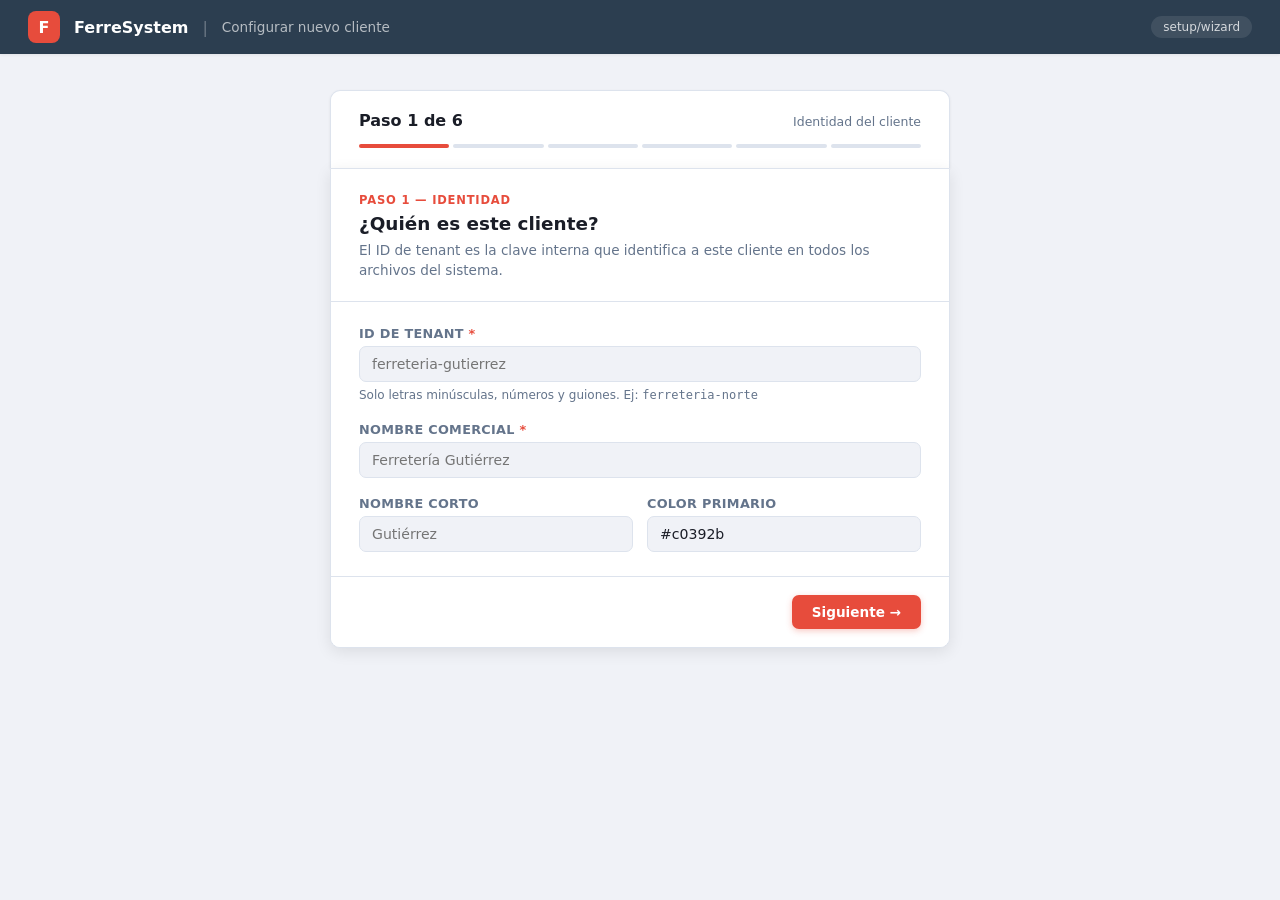
<file: setup/wizard.html>
<!DOCTYPE html>
<html lang="es">
<head>
<meta charset="UTF-8">
<meta name="viewport" content="width=device-width, initial-scale=1.0">
<title>Configurar nuevo cliente — FerreSystem</title>
<style>
/* ── TOKENS ─────────────────────────────────────────────────────────────── */
:root {
  --accent:      #e74c3c;
  --accent-d:    #c0392b;
  --dark:        #2c3e50;
  --bg:          #f0f2f7;
  --surface:     #ffffff;
  --border:      #dde3ed;
  --text:        #1a1d27;
  --text-muted:  #64748b;
  --ok:          #10b981;
  --warn:        #f59e0b;
  --radius:      10px;
  --font:        'Segoe UI', system-ui, -apple-system, sans-serif;
  --shadow-sm:   0 1px 3px rgba(0,0,0,0.07);
  --shadow-md:   0 4px 16px rgba(0,0,0,0.09);
}
@media (prefers-color-scheme: dark) {
  :root {
    --bg:         #111827;
    --surface:    #1f2937;
    --border:     #374151;
    --text:       #f1f5f9;
    --text-muted: #94a3b8;
    --shadow-sm:  0 1px 3px rgba(0,0,0,0.3);
    --shadow-md:  0 4px 16px rgba(0,0,0,0.4);
  }
}
:root[data-theme="light"] {
  --bg: #f0f2f7; --surface: #ffffff; --border: #dde3ed;
  --text: #1a1d27; --text-muted: #64748b;
}
:root[data-theme="dark"] {
  --bg: #111827; --surface: #1f2937; --border: #374151;
  --text: #f1f5f9; --text-muted: #94a3b8;
}

* { box-sizing: border-box; margin: 0; padding: 0; }
html { height: 100%; }
body {
  font-family: var(--font); background: var(--bg); color: var(--text);
  min-height: 100vh; display: flex; flex-direction: column;
}

/* ── TOPBAR ─────────────────────────────────────────────────────────────── */
.topbar {
  background: var(--dark); color: #fff;
  display: flex; align-items: center; gap: 14px;
  padding: 0 28px; height: 54px;
  box-shadow: var(--shadow-sm);
}
.topbar-logo {
  width: 32px; height: 32px; border-radius: 8px;
  background: var(--accent); display: flex; align-items: center;
  justify-content: center; font-weight: 900; font-size: 1rem; color: #fff; flex-shrink: 0;
}
.topbar-name { font-weight: 700; font-size: 1rem; }
.topbar-sep { opacity: 0.3; }
.topbar-sub { opacity: 0.65; font-size: 0.85rem; }
.topbar-spacer { flex: 1; }
.topbar-badge {
  background: rgba(255,255,255,0.12); border-radius: 20px;
  padding: 4px 12px; font-size: 0.75rem; opacity: 0.8;
}

/* ── MAIN LAYOUT ─────────────────────────────────────────────────────────── */
.main {
  flex: 1; display: flex; align-items: flex-start; justify-content: center;
  padding: 36px 16px 48px;
}
.wizard {
  width: 100%; max-width: 620px;
  display: flex; flex-direction: column; gap: 0;
}

/* ── PROGRESS ────────────────────────────────────────────────────────────── */
.progress-wrap {
  background: var(--surface); border: 1px solid var(--border);
  border-radius: var(--radius) var(--radius) 0 0;
  padding: 20px 28px; border-bottom: none;
  box-shadow: var(--shadow-sm);
}
.progress-header {
  display: flex; justify-content: space-between; align-items: baseline;
  margin-bottom: 14px;
}
.progress-title { font-weight: 700; font-size: 1rem; }
.progress-meta { font-size: 0.78rem; color: var(--text-muted); }
.progress-track {
  display: flex; gap: 4px; align-items: center;
}
.prog-seg {
  flex: 1; height: 4px; border-radius: 2px;
  background: var(--border); transition: background 0.3s;
}
.prog-seg.done   { background: var(--ok); }
.prog-seg.active { background: var(--accent); }

/* ── CARD ───────────────────────────────────────────────────────────────── */
.card {
  background: var(--surface); border: 1px solid var(--border);
  border-radius: 0 0 var(--radius) var(--radius);
  box-shadow: var(--shadow-md);
  overflow: hidden;
}
.step { display: none; }
.step.active { display: block; }

.step-header {
  padding: 24px 28px 20px;
  border-bottom: 1px solid var(--border);
}
.step-eyebrow {
  font-size: 0.72rem; font-weight: 600; text-transform: uppercase;
  letter-spacing: 0.8px; color: var(--accent); margin-bottom: 6px;
}
.step-title { font-size: 1.15rem; font-weight: 700; text-wrap: balance; }
.step-desc { margin-top: 6px; font-size: 0.85rem; color: var(--text-muted); line-height: 1.5; }

.step-body { padding: 24px 28px; display: flex; flex-direction: column; gap: 18px; }

/* ── FORM ELEMENTS ──────────────────────────────────────────────────────── */
.field { display: flex; flex-direction: column; gap: 5px; }
.field-row { display: grid; grid-template-columns: 1fr 1fr; gap: 14px; }
.field label {
  font-size: 0.8rem; font-weight: 600; color: var(--text-muted);
  letter-spacing: 0.3px; text-transform: uppercase;
}
.field-hint { font-size: 0.75rem; color: var(--text-muted); line-height: 1.4; }
.field-required { color: var(--accent); }

input[type="text"], input[type="number"], input[type="email"], input[type="time"],
select, textarea {
  width: 100%; padding: 9px 12px; font-size: 0.88rem;
  background: var(--bg); border: 1px solid var(--border);
  border-radius: 7px; color: var(--text); font-family: var(--font);
  outline: none; transition: border-color 0.15s, box-shadow 0.15s;
}
input:focus, select:focus, textarea:focus {
  border-color: var(--accent);
  box-shadow: 0 0 0 3px rgba(231,76,60,0.12);
}
input.invalid, select.invalid { border-color: var(--accent); }
select { appearance: none; background-image: url("data:image/svg+xml,%3Csvg xmlns='http://www.w3.org/2000/svg' width='12' height='8' viewBox='0 0 12 8'%3E%3Cpath d='M1 1l5 5 5-5' stroke='%2364748b' stroke-width='1.5' fill='none' stroke-linecap='round'/%3E%3C/svg%3E"); background-repeat: no-repeat; background-position: right 12px center; padding-right: 32px; }
textarea { resize: vertical; min-height: 72px; }
input[type="number"] { font-variant-numeric: tabular-nums; }

/* ── ERP CONDITIONAL FIELDS ──────────────────────────────────────────────── */
.erp-fields { display: none; }
.erp-fields.visible { display: flex; flex-direction: column; gap: 18px; }
.erp-group {
  background: var(--bg); border: 1px solid var(--border);
  border-radius: 8px; padding: 16px 18px;
  display: flex; flex-direction: column; gap: 14px;
}
.erp-group-label {
  font-size: 0.72rem; font-weight: 700; text-transform: uppercase;
  letter-spacing: 0.8px; color: var(--text-muted); padding-bottom: 2px;
}

/* ── TOGGLES (módulos) ──────────────────────────────────────────────────── */
.modulo-grid { display: grid; grid-template-columns: 1fr 1fr; gap: 10px; }
.modulo-item {
  display: flex; align-items: center; justify-content: space-between;
  background: var(--bg); border: 1px solid var(--border);
  border-radius: 7px; padding: 10px 14px; gap: 10px;
  cursor: pointer; transition: border-color 0.15s;
}
.modulo-item:hover { border-color: var(--accent); }
.modulo-item.on { border-color: var(--ok); }
.modulo-name { font-size: 0.83rem; font-weight: 500; }
.toggle {
  width: 36px; height: 20px; border-radius: 10px;
  background: var(--border); position: relative;
  transition: background 0.2s; flex-shrink: 0;
}
.toggle::after {
  content: ''; position: absolute; top: 2px; left: 2px;
  width: 16px; height: 16px; border-radius: 50%;
  background: #fff; transition: transform 0.2s;
  box-shadow: 0 1px 3px rgba(0,0,0,0.2);
}
.on .toggle { background: var(--ok); }
.on .toggle::after { transform: translateX(16px); }

/* ── BODEGA TAGS ─────────────────────────────────────────────────────────── */
.tag-input-wrap {
  display: flex; gap: 7px; align-items: center; flex-wrap: wrap;
  background: var(--bg); border: 1px solid var(--border);
  border-radius: 7px; padding: 7px 10px; min-height: 40px;
  cursor: text; transition: border-color 0.15s;
}
.tag-input-wrap:focus-within { border-color: var(--accent); box-shadow: 0 0 0 3px rgba(231,76,60,0.12); }
.tag {
  display: flex; align-items: center; gap: 5px;
  background: var(--accent); color: #fff; border-radius: 5px;
  padding: 2px 8px; font-size: 0.78rem; font-weight: 600;
}
.tag button {
  background: none; border: none; color: rgba(255,255,255,0.7);
  cursor: pointer; font-size: 0.85rem; line-height: 1; padding: 0;
}
.tag button:hover { color: #fff; }
.tag-input {
  border: none; background: transparent; outline: none;
  font-family: var(--font); font-size: 0.85rem; color: var(--text);
  flex: 1; min-width: 80px; padding: 0;
}
.tag-hint { font-size: 0.74rem; color: var(--text-muted); }

/* ── PREVIEW JSON ───────────────────────────────────────────────────────── */
.json-preview {
  background: var(--bg); border: 1px solid var(--border);
  border-radius: 8px; padding: 16px 18px;
  font-family: 'Courier New', Courier, monospace; font-size: 0.78rem;
  line-height: 1.6; overflow-x: auto; max-height: 320px; overflow-y: auto;
  white-space: pre; color: var(--text);
}
.json-key   { color: #0ea5e9; }
.json-str   { color: var(--ok); }
.json-num   { color: #f59e0b; }
.json-bool  { color: #a78bfa; }
.json-null  { color: var(--text-muted); }

/* ── FOOTER NAV ──────────────────────────────────────────────────────────── */
.step-footer {
  display: flex; gap: 10px; align-items: center;
  padding: 18px 28px; border-top: 1px solid var(--border);
  background: var(--surface);
}
.btn {
  padding: 9px 20px; border-radius: 7px; font-size: 0.85rem;
  font-weight: 600; cursor: pointer; border: none; font-family: var(--font);
  transition: opacity 0.15s, box-shadow 0.15s;
}
.btn:focus-visible { outline: 2px solid var(--accent); outline-offset: 2px; }
.btn-primary {
  background: var(--accent); color: #fff;
  box-shadow: 0 2px 6px rgba(231,76,60,0.3);
}
.btn-primary:hover { opacity: 0.9; }
.btn-secondary { background: var(--bg); color: var(--text); border: 1px solid var(--border); }
.btn-secondary:hover { border-color: var(--text-muted); }
.btn-download {
  background: var(--ok); color: #fff;
  box-shadow: 0 2px 6px rgba(16,185,129,0.3);
}
.btn-download:hover { opacity: 0.9; }
.btn-spacer { flex: 1; }

/* ── ALERT ──────────────────────────────────────────────────────────────── */
.alert {
  background: rgba(231,76,60,0.08); border: 1px solid rgba(231,76,60,0.25);
  border-radius: 7px; padding: 10px 14px; font-size: 0.82rem;
  color: var(--accent); display: none;
}
.alert.visible { display: block; }

/* ── RESPONSIVE ─────────────────────────────────────────────────────────── */
@media (max-width: 540px) {
  .topbar { padding: 0 16px; }
  .main { padding: 16px 10px 40px; }
  .step-header, .step-body, .step-footer { padding-left: 18px; padding-right: 18px; }
  .progress-wrap { padding: 16px 18px; }
  .field-row { grid-template-columns: 1fr; }
  .modulo-grid { grid-template-columns: 1fr; }
}

@media (prefers-reduced-motion: reduce) {
  *, ::before, ::after { transition-duration: 0ms !important; }
}
</style>
</head>
<body>

<div class="topbar">
  <div class="topbar-logo">F</div>
  <span class="topbar-name">FerreSystem</span>
  <span class="topbar-sep">|</span>
  <span class="topbar-sub">Configurar nuevo cliente</span>
  <span class="topbar-spacer"></span>
  <span class="topbar-badge">setup/wizard</span>
</div>

<div class="main">
<div class="wizard">

  <!-- Progreso -->
  <div class="progress-wrap">
    <div class="progress-header">
      <span class="progress-title" id="prog-title">Paso 1 de 6</span>
      <span class="progress-meta" id="prog-meta">Identidad del cliente</span>
    </div>
    <div class="progress-track" id="prog-track"></div>
  </div>

  <div class="card">

    <!-- PASO 1: Identidad -->
    <div class="step active" data-step="1">
      <div class="step-header">
        <div class="step-eyebrow">Paso 1 — Identidad</div>
        <div class="step-title">¿Quién es este cliente?</div>
        <div class="step-desc">El ID de tenant es la clave interna que identifica a este cliente en todos los archivos del sistema.</div>
      </div>
      <div class="step-body">
        <div class="alert" id="alert-1"></div>
        <div class="field">
          <label>ID de tenant <span class="field-required">*</span></label>
          <input type="text" id="tenant_id" placeholder="ferreteria-gutierrez" autocomplete="off"
            oninput="slugify(this)">
          <span class="field-hint">Solo letras minúsculas, números y guiones. Ej: <code>ferreteria-norte</code></span>
        </div>
        <div class="field">
          <label>Nombre comercial <span class="field-required">*</span></label>
          <input type="text" id="nombre_comercial" placeholder="Ferretería Gutiérrez">
        </div>
        <div class="field-row">
          <div class="field">
            <label>Nombre corto</label>
            <input type="text" id="nombre_corto" placeholder="Gutiérrez">
          </div>
          <div class="field">
            <label>Color primario</label>
            <input type="text" id="color_primario" placeholder="#c0392b" value="#c0392b">
          </div>
        </div>
      </div>
      <div class="step-footer">
        <span class="btn-spacer"></span>
        <button class="btn btn-primary" onclick="siguiente(1)">Siguiente →</button>
      </div>
    </div>

    <!-- PASO 2: ERP -->
    <div class="step" data-step="2">
      <div class="step-header">
        <div class="step-eyebrow">Paso 2 — ERP</div>
        <div class="step-title">¿Con qué sistema trabaja?</div>
        <div class="step-desc">Selecciona el ERP del cliente. Los campos de conexión aparecerán según el tipo elegido.</div>
      </div>
      <div class="step-body">
        <div class="alert" id="alert-2"></div>
        <div class="field">
          <label>Tipo de ERP <span class="field-required">*</span></label>
          <select id="erp_tipo" onchange="cambiarERP()">
            <option value="">-- Seleccionar --</option>
            <option value="justweb">JustWeb (CSV/SSRS)</option>
            <option value="transtecnia">Transtecnia (SQL)</option>
            <option value="rexplus">RexPlus (SQL)</option>
            <option value="bsale">Bsale (API REST)</option>
            <option value="defontana">Defontana (OAuth2)</option>
            <option value="sheets">Google Sheets</option>
            <option value="excel">Excel (archivo local)</option>
          </select>
        </div>

        <!-- JustWeb / Transtecnia / RexPlus -->
        <div class="erp-fields" id="erp-sql">
          <div class="erp-group">
            <div class="erp-group-label">Conexión</div>
            <div class="field-row">
              <div class="field"><label>Host / IP</label><input type="text" id="erp_host" placeholder="192.168.1.10"></div>
              <div class="field"><label>Puerto</label><input type="number" id="erp_puerto" placeholder="1433" value="1433"></div>
            </div>
            <div class="field-row">
              <div class="field"><label>Usuario</label><input type="text" id="erp_usuario" placeholder="sa"></div>
              <div class="field"><label>Password (cifrado)</label><input type="text" id="erp_password" placeholder="AQA…DPAPI"></div>
            </div>
            <div class="field erp-db-field" style="display:none">
              <label>Base de datos</label>
              <input type="text" id="erp_db" placeholder="ferreteria_db">
            </div>
          </div>
        </div>

        <!-- Bsale -->
        <div class="erp-fields" id="erp-bsale">
          <div class="erp-group">
            <div class="erp-group-label">Credenciales Bsale</div>
            <div class="field"><label>Access token</label><input type="text" id="bsale_token" placeholder="abc123xyz…"></div>
            <div class="field"><label>Office IDs (separados por coma)</label><input type="text" id="bsale_offices" placeholder="1, 2, 3"></div>
          </div>
        </div>

        <!-- Defontana -->
        <div class="erp-fields" id="erp-defontana">
          <div class="erp-group">
            <div class="erp-group-label">OAuth2 Defontana</div>
            <div class="field-row">
              <div class="field"><label>Client ID</label><input type="text" id="def_client_id" placeholder="app_client_id"></div>
              <div class="field"><label>Client Secret</label><input type="text" id="def_client_secret" placeholder="app_secret"></div>
            </div>
            <div class="field"><label>Company ID (RUT empresa)</label><input type="text" id="def_company_id" placeholder="76000000-0"></div>
          </div>
        </div>

        <!-- Google Sheets -->
        <div class="erp-fields" id="erp-sheets">
          <div class="erp-group">
            <div class="erp-group-label">Google Sheets</div>
            <div class="field"><label>Spreadsheet ID</label><input type="text" id="sh_spreadsheet_id" placeholder="1BxiMVs0XRA5nFMdKvBdBZjgmUUqptlbs74OgVE2upms"></div>
            <div class="field-hint">La hoja debe ser pública ("cualquiera con el enlace puede ver") o incluir api_key.</div>
            <div class="field-row">
              <div class="field"><label>Pestaña Productos</label><input type="text" id="sh_productos" placeholder="Productos" value="Productos"></div>
              <div class="field"><label>Pestaña Stock</label><input type="text" id="sh_stock" placeholder="Stock" value="Stock"></div>
            </div>
            <div class="field-row">
              <div class="field"><label>Pestaña Ventas</label><input type="text" id="sh_ventas" placeholder="Ventas" value="Ventas"></div>
              <div class="field"><label>Pestaña Pedidos</label><input type="text" id="sh_pedidos" placeholder="Pedidos" value="Pedidos"></div>
            </div>
          </div>
        </div>

        <!-- Excel -->
        <div class="erp-fields" id="erp-excel">
          <div class="erp-group">
            <div class="erp-group-label">Archivo Excel</div>
            <div class="field"><label>Ruta del archivo</label><input type="text" id="excel_path" placeholder="C:\datos\inventario.xlsx"></div>
          </div>
        </div>
      </div>
      <div class="step-footer">
        <button class="btn btn-secondary" onclick="anterior(2)">← Atrás</button>
        <span class="btn-spacer"></span>
        <button class="btn btn-primary" onclick="siguiente(2)">Siguiente →</button>
      </div>
    </div>

    <!-- PASO 3: Bodegas -->
    <div class="step" data-step="3">
      <div class="step-header">
        <div class="step-eyebrow">Paso 3 — Bodegas</div>
        <div class="step-title">Estructura de bodegas</div>
        <div class="step-desc">Ingresa los códigos de bodega tal como aparecen en el ERP. Presiona <kbd>Enter</kbd> o coma para agregar cada uno.</div>
      </div>
      <div class="step-body">
        <div class="field">
          <label>Bodegas comerciales (puntos de venta)</label>
          <div class="tag-input-wrap" id="wrap-comerciales" onclick="document.getElementById('inp-comerciales').focus()">
            <input class="tag-input" id="inp-comerciales" placeholder="Ej: BOD1" onkeydown="tagKeydown(event,'comerciales')">
          </div>
        </div>
        <div class="field">
          <label>Bodegas logísticas (distribución / bodega central)</label>
          <div class="tag-input-wrap" id="wrap-logisticas" onclick="document.getElementById('inp-logisticas').focus()">
            <input class="tag-input" id="inp-logisticas" placeholder="Ej: BOD3" onkeydown="tagKeydown(event,'logisticas')">
          </div>
        </div>
        <div class="field">
          <label>Bodega principal <span class="field-required">*</span></label>
          <input type="text" id="bodega_principal" placeholder="BOD1">
          <span class="field-hint">Código de la bodega que se muestra por defecto en el panel.</span>
        </div>
      </div>
      <div class="step-footer">
        <button class="btn btn-secondary" onclick="anterior(3)">← Atrás</button>
        <span class="btn-spacer"></span>
        <button class="btn btn-primary" onclick="siguiente(3)">Siguiente →</button>
      </div>
    </div>

    <!-- PASO 4: Firebase -->
    <div class="step" data-step="4">
      <div class="step-header">
        <div class="step-eyebrow">Paso 4 — Firebase</div>
        <div class="step-title">Infraestructura cloud</div>
        <div class="step-desc">El panel de este cliente se despliega en Firebase Hosting. Completa los datos del proyecto asignado.</div>
      </div>
      <div class="step-body">
        <div class="alert" id="alert-4"></div>
        <div class="field">
          <label>Project ID de Firebase <span class="field-required">*</span></label>
          <input type="text" id="firebase_project" placeholder="ferresystem-gutierrez">
        </div>
        <div class="field">
          <label>URL de Hosting</label>
          <input type="text" id="firebase_url" placeholder="https://ferresystem-gutierrez.web.app">
        </div>
        <div class="field">
          <label>Email de contacto del admin</label>
          <input type="email" id="notificar_email" placeholder="admin@ferreteriagutierrez.cl">
        </div>
      </div>
      <div class="step-footer">
        <button class="btn btn-secondary" onclick="anterior(4)">← Atrás</button>
        <span class="btn-spacer"></span>
        <button class="btn btn-primary" onclick="siguiente(4)">Siguiente →</button>
      </div>
    </div>

    <!-- PASO 5: Módulos -->
    <div class="step" data-step="5">
      <div class="step-header">
        <div class="step-eyebrow">Paso 5 — Módulos</div>
        <div class="step-title">¿Qué módulos activo?</div>
        <div class="step-desc">Los módulos desactivados quedan ocultos en el panel y no se facturan al cliente.</div>
      </div>
      <div class="step-body">
        <div class="modulo-grid" id="modulo-grid"></div>
      </div>
      <div class="step-footer">
        <button class="btn btn-secondary" onclick="anterior(5)">← Atrás</button>
        <span class="btn-spacer"></span>
        <button class="btn btn-primary" onclick="siguiente(5)">Siguiente →</button>
      </div>
    </div>

    <!-- PASO 6: Pipeline -->
    <div class="step" data-step="6">
      <div class="step-header">
        <div class="step-eyebrow">Paso 6 — Pipeline y descarga</div>
        <div class="step-title">Sincronización y configuración final</div>
        <div class="step-desc">Define cuándo se ejecuta la sincronización ERP → Firebase. Luego revisa el JSON generado y descárgalo.</div>
      </div>
      <div class="step-body">
        <div class="field-row">
          <div class="field">
            <label>Hora de sync diaria</label>
            <input type="time" id="hora_sync" value="22:00">
          </div>
          <div class="field">
            <label>Máx. reintentos</label>
            <input type="number" id="max_reintentos" value="3" min="1" max="10">
          </div>
        </div>
        <div class="field">
          <label>Vista previa — tenant.json generado</label>
          <div class="json-preview" id="json-preview"></div>
        </div>
      </div>
      <div class="step-footer">
        <button class="btn btn-secondary" onclick="anterior(6)">← Atrás</button>
        <span class="btn-spacer"></span>
        <button class="btn btn-download" onclick="descargar()">↓ Descargar tenant.json</button>
      </div>
    </div>

  </div><!-- /.card -->
</div><!-- /.wizard -->
</div><!-- /.main -->

<script>
// ── ESTADO ────────────────────────────────────────────────────────────────────
const TOTAL_PASOS = 6;
let pasoActual = 1;

const PASO_NOMBRES = [
  '', 'Identidad del cliente', 'ERP', 'Bodegas', 'Firebase', 'Módulos', 'Pipeline'
];

const MODULOS_CONFIG = [
  { key: 'stock',        label: 'Stock',          default: true  },
  { key: 'ventas',       label: 'Ventas',          default: true  },
  { key: 'cotizador',    label: 'Cotizador',       default: true  },
  { key: 'alertas',      label: 'Alertas',         default: true  },
  { key: 'pedidos',      label: 'Pedidos',         default: false },
  { key: 'despachos',    label: 'Despachos',       default: false },
  { key: 'merma',        label: 'Merma',           default: false },
  { key: 'panel_cliente',label: 'Panel cliente',   default: true  },
  { key: 'panel_admin',  label: 'Panel admin',     default: false },
];
const modulosState = {};
MODULOS_CONFIG.forEach(m => { modulosState[m.key] = m.default; });

const bodegas = { comerciales: [], logisticas: [] };

// ── PROGRESO ──────────────────────────────────────────────────────────────────
function renderProgreso() {
  const track = document.getElementById('prog-track');
  track.innerHTML = '';
  for (let i = 1; i <= TOTAL_PASOS; i++) {
    const seg = document.createElement('div');
    seg.className = 'prog-seg' + (i < pasoActual ? ' done' : i === pasoActual ? ' active' : '');
    track.appendChild(seg);
  }
  document.getElementById('prog-title').textContent = `Paso ${pasoActual} de ${TOTAL_PASOS}`;
  document.getElementById('prog-meta').textContent  = PASO_NOMBRES[pasoActual] || '';
}

function mostrarPaso(n) {
  document.querySelectorAll('.step').forEach(s => s.classList.remove('active'));
  const target = document.querySelector(`.step[data-step="${n}"]`);
  if (target) target.classList.add('active');
  pasoActual = n;
  renderProgreso();
  if (n === 6) actualizarPreview();
}

// ── NAVEGACIÓN ────────────────────────────────────────────────────────────────
function siguiente(paso) {
  if (!validar(paso)) return;
  mostrarPaso(paso + 1);
  window.scrollTo({ top: 0, behavior: 'smooth' });
}

function anterior(paso) {
  mostrarPaso(paso - 1);
  window.scrollTo({ top: 0, behavior: 'smooth' });
}

// ── VALIDACIÓN ────────────────────────────────────────────────────────────────
function mostrarAlerta(id, msg) {
  const el = document.getElementById(id);
  if (!el) return;
  el.textContent = msg;
  el.classList.toggle('visible', !!msg);
}

function validar(paso) {
  if (paso === 1) {
    const tid = document.getElementById('tenant_id').value.trim();
    const nom = document.getElementById('nombre_comercial').value.trim();
    if (!tid) { mostrarAlerta('alert-1', 'El ID de tenant es obligatorio.'); return false; }
    if (!/^[a-z0-9-]+$/.test(tid)) { mostrarAlerta('alert-1', 'ID inválido: usa solo letras minúsculas, números y guiones.'); return false; }
    if (!nom) { mostrarAlerta('alert-1', 'El nombre comercial es obligatorio.'); return false; }
    mostrarAlerta('alert-1', '');
    return true;
  }
  if (paso === 2) {
    const tipo = document.getElementById('erp_tipo').value;
    if (!tipo) { mostrarAlerta('alert-2', 'Selecciona el tipo de ERP.'); return false; }
    mostrarAlerta('alert-2', '');
    return true;
  }
  if (paso === 4) {
    const proj = document.getElementById('firebase_project').value.trim();
    if (!proj) { mostrarAlerta('alert-4', 'El Project ID de Firebase es obligatorio.'); return false; }
    mostrarAlerta('alert-4', '');
    return true;
  }
  return true;
}

// ── SLUG ──────────────────────────────────────────────────────────────────────
function slugify(input) {
  input.value = input.value
    .toLowerCase()
    .normalize('NFD').replace(/[̀-ͯ]/g, '')
    .replace(/[^a-z0-9-]/g, '-')
    .replace(/-{2,}/g, '-');
}

// ── ERP CONDICIONAL ───────────────────────────────────────────────────────────
function cambiarERP() {
  const tipo = document.getElementById('erp_tipo').value;
  document.querySelectorAll('.erp-fields').forEach(el => el.classList.remove('visible'));

  const sqlERPs = ['justweb', 'transtecnia', 'rexplus'];
  if (sqlERPs.includes(tipo)) {
    document.getElementById('erp-sql').classList.add('visible');
    const dbField = document.querySelector('.erp-db-field');
    if (dbField) dbField.style.display = (tipo !== 'justweb') ? '' : 'none';
  } else if (tipo === 'bsale') {
    document.getElementById('erp-bsale').classList.add('visible');
  } else if (tipo === 'defontana') {
    document.getElementById('erp-defontana').classList.add('visible');
  } else if (tipo === 'sheets') {
    document.getElementById('erp-sheets').classList.add('visible');
  } else if (tipo === 'excel') {
    document.getElementById('erp-excel').classList.add('visible');
  }
}

// ── TAG INPUTS (bodegas) ──────────────────────────────────────────────────────
function tagKeydown(e, tipo) {
  if (e.key === 'Enter' || e.key === ',') {
    e.preventDefault();
    const input = e.target;
    const val = input.value.trim().replace(/,/g, '');
    if (val && !bodegas[tipo].includes(val)) {
      bodegas[tipo].push(val);
      renderTags(tipo);
    }
    input.value = '';
  } else if (e.key === 'Backspace' && e.target.value === '' && bodegas[tipo].length) {
    bodegas[tipo].pop();
    renderTags(tipo);
  }
}

function quitarTag(tipo, val) {
  bodegas[tipo] = bodegas[tipo].filter(v => v !== val);
  renderTags(tipo);
}

function renderTags(tipo) {
  const wrap = document.getElementById('wrap-' + tipo);
  const inp  = document.getElementById('inp-' + tipo);
  wrap.querySelectorAll('.tag').forEach(t => t.remove());
  bodegas[tipo].forEach(val => {
    const tag = document.createElement('span');
    tag.className = 'tag';
    tag.innerHTML = `${val}<button type="button" onclick="quitarTag('${tipo}','${val}')" aria-label="Quitar ${val}">✕</button>`;
    wrap.insertBefore(tag, inp);
  });
}

// ── MÓDULOS ───────────────────────────────────────────────────────────────────
function renderModulos() {
  const grid = document.getElementById('modulo-grid');
  grid.innerHTML = MODULOS_CONFIG.map(m => `
    <div class="modulo-item ${modulosState[m.key] ? 'on' : ''}" id="mod-${m.key}"
         onclick="toggleModulo('${m.key}')" role="switch"
         aria-checked="${modulosState[m.key]}" tabindex="0"
         onkeydown="if(event.key==='Enter'||event.key===' ')toggleModulo('${m.key}')">
      <span class="modulo-name">${m.label}</span>
      <div class="toggle" aria-hidden="true"></div>
    </div>
  `).join('');
}

function toggleModulo(key) {
  modulosState[key] = !modulosState[key];
  const el = document.getElementById('mod-' + key);
  if (el) {
    el.classList.toggle('on', modulosState[key]);
    el.setAttribute('aria-checked', modulosState[key]);
  }
}

// ── JSON BUILDER ──────────────────────────────────────────────────────────────
function buildJSON() {
  const tipo = document.getElementById('erp_tipo').value;

  const erp = { tipo };

  const sqlERPs = ['justweb', 'transtecnia', 'rexplus'];
  if (sqlERPs.includes(tipo)) {
    erp.host         = document.getElementById('erp_host').value.trim();
    erp.puerto       = parseInt(document.getElementById('erp_puerto').value) || 80;
    erp.usuario      = document.getElementById('erp_usuario').value.trim();
    erp.password_enc = document.getElementById('erp_password').value.trim();
    if (tipo !== 'justweb') erp.db = document.getElementById('erp_db').value.trim();
  } else if (tipo === 'bsale') {
    erp.access_token = document.getElementById('bsale_token').value.trim();
    erp.office_ids   = document.getElementById('bsale_offices').value
      .split(',').map(s => parseInt(s.trim())).filter(n => !isNaN(n));
  } else if (tipo === 'defontana') {
    erp.client_id     = document.getElementById('def_client_id').value.trim();
    erp.client_secret = document.getElementById('def_client_secret').value.trim();
    erp.company_id    = document.getElementById('def_company_id').value.trim();
  } else if (tipo === 'sheets') {
    erp.spreadsheet_id  = document.getElementById('sh_spreadsheet_id').value.trim();
    erp.sheet_productos = document.getElementById('sh_productos').value.trim() || 'Productos';
    erp.sheet_stock     = document.getElementById('sh_stock').value.trim()     || 'Stock';
    erp.sheet_ventas    = document.getElementById('sh_ventas').value.trim()    || 'Ventas';
    erp.sheet_pedidos   = document.getElementById('sh_pedidos').value.trim()   || 'Pedidos';
  } else if (tipo === 'excel') {
    erp.archivo_path = document.getElementById('excel_path').value.trim();
  }

  const tid = document.getElementById('tenant_id').value.trim();
  return {
    tenant_id:        tid,
    nombre_comercial: document.getElementById('nombre_comercial').value.trim(),
    erp,
    bodegas: {
      comerciales:    [...bodegas.comerciales],
      logisticas:     [...bodegas.logisticas],
      bodega_principal: document.getElementById('bodega_principal').value.trim(),
    },
    firebase: {
      project_id:   document.getElementById('firebase_project').value.trim(),
      hosting_url:  document.getElementById('firebase_url').value.trim(),
    },
    branding: {
      nombre_corto:      document.getElementById('nombre_corto').value.trim()     || tid,
      color_primario:    document.getElementById('color_primario').value.trim()   || '#c0392b',
      color_secundario:  '#2c3e50',
    },
    modulos_activos: { ...modulosState },
    pipeline: {
      activo:               true,
      hora_sync_sql:        document.getElementById('hora_sync').value || '22:00',
      max_reintentos:       parseInt(document.getElementById('max_reintentos').value) || 3,
      backoff_base_segundos: 60,
      notificar_email:      document.getElementById('notificar_email').value.trim(),
    },
  };
}

// ── PREVIEW COLOREADO ─────────────────────────────────────────────────────────
function colorearJSON(obj) {
  return JSON.stringify(obj, null, 2)
    .replace(/&/g, '&amp;').replace(/</g, '&lt;').replace(/>/g, '&gt;')
    .replace(/("(\\u[a-zA-Z0-9]{4}|\\[^u]|[^\\"])*"(\s*:)?)/g, m => {
      if (/:$/.test(m)) return `<span class="json-key">${m}</span>`;
      return `<span class="json-str">${m}</span>`;
    })
    .replace(/\b(true|false)\b/g, '<span class="json-bool">$1</span>')
    .replace(/\bnull\b/g, '<span class="json-null">null</span>')
    .replace(/\b(-?\d+\.?\d*)\b/g, '<span class="json-num">$1</span>');
}

function actualizarPreview() {
  document.getElementById('json-preview').innerHTML = colorearJSON(buildJSON());
}

// ── DESCARGA ──────────────────────────────────────────────────────────────────
function descargar() {
  const data = buildJSON();
  const blob = new Blob([JSON.stringify(data, null, 2)], { type: 'application/json' });
  const url  = URL.createObjectURL(blob);
  const a    = document.createElement('a');
  a.href     = url;
  a.download = `${data.tenant_id || 'nuevo-tenant'}.json`;
  document.body.appendChild(a);
  a.click();
  document.body.removeChild(a);
  URL.revokeObjectURL(url);
}

// ── INIT ──────────────────────────────────────────────────────────────────────
renderProgreso();
renderModulos();
</script>
</body>
</html>
</file>
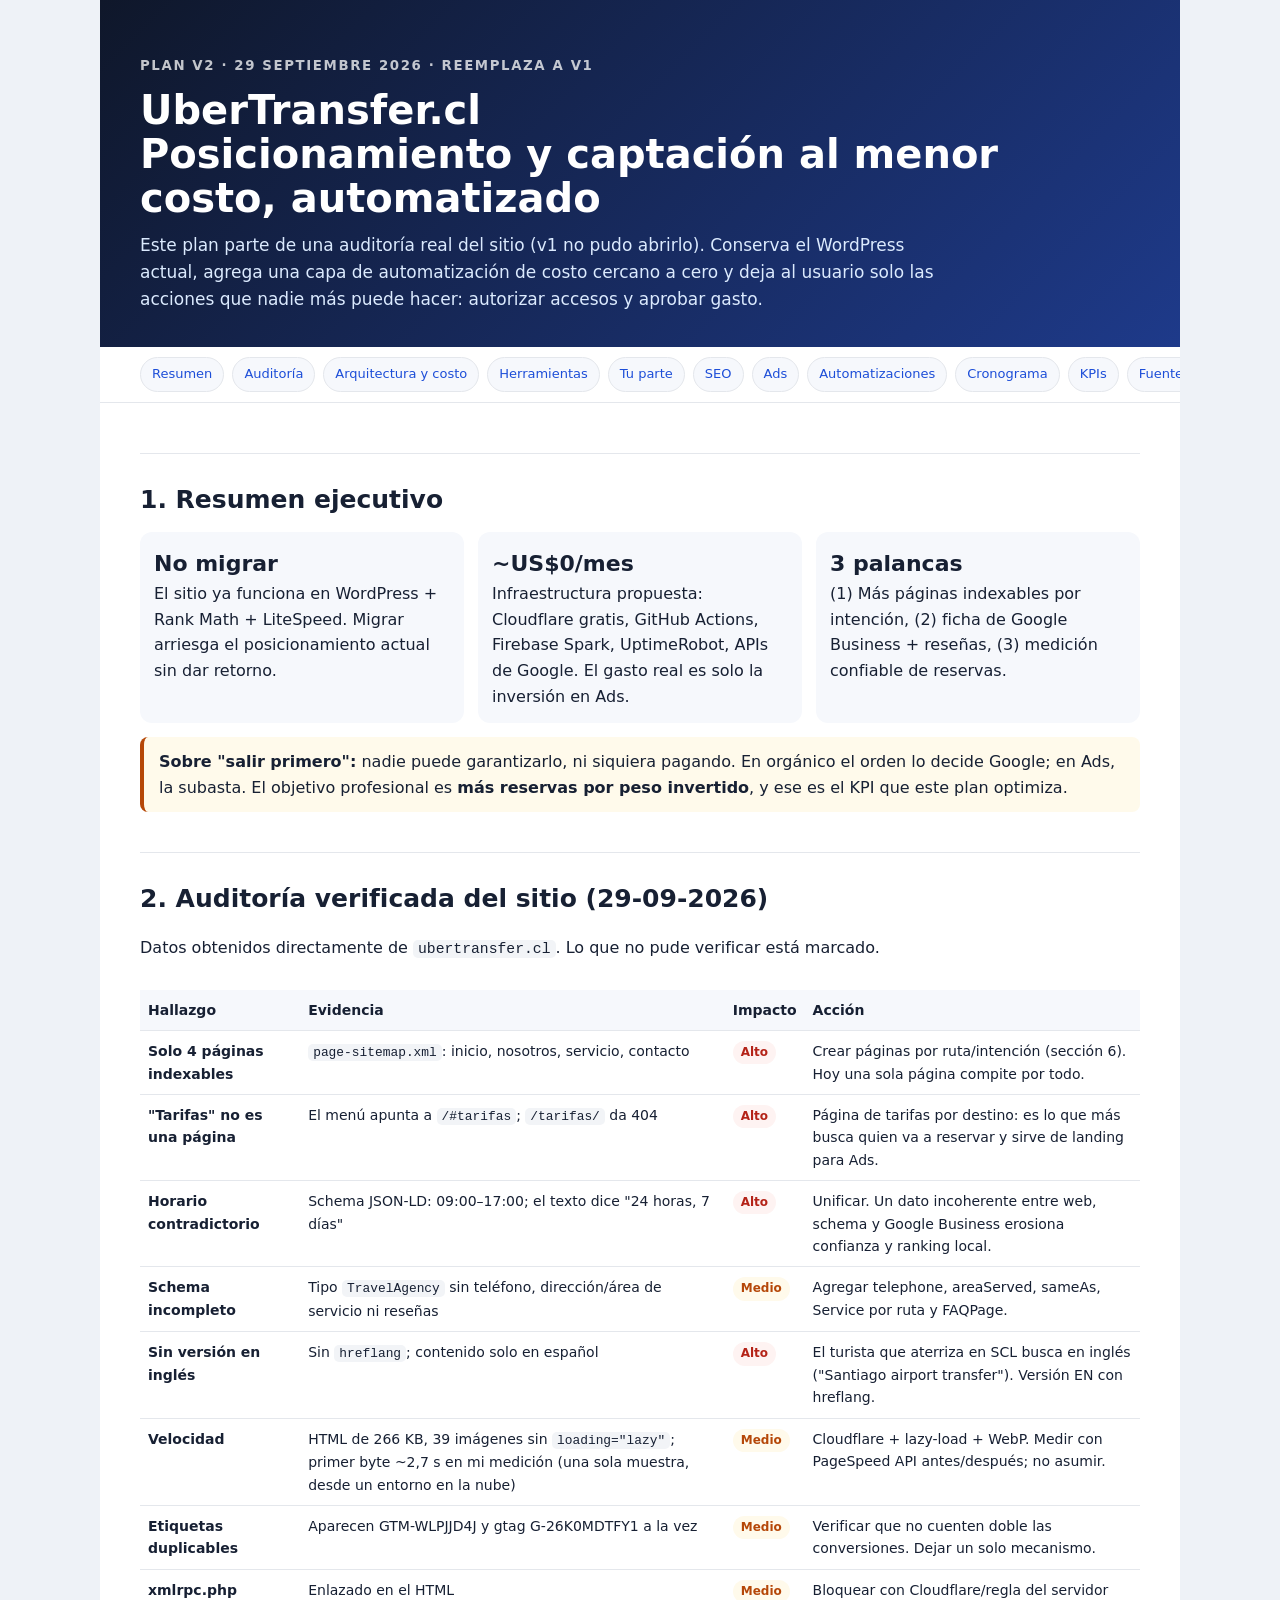
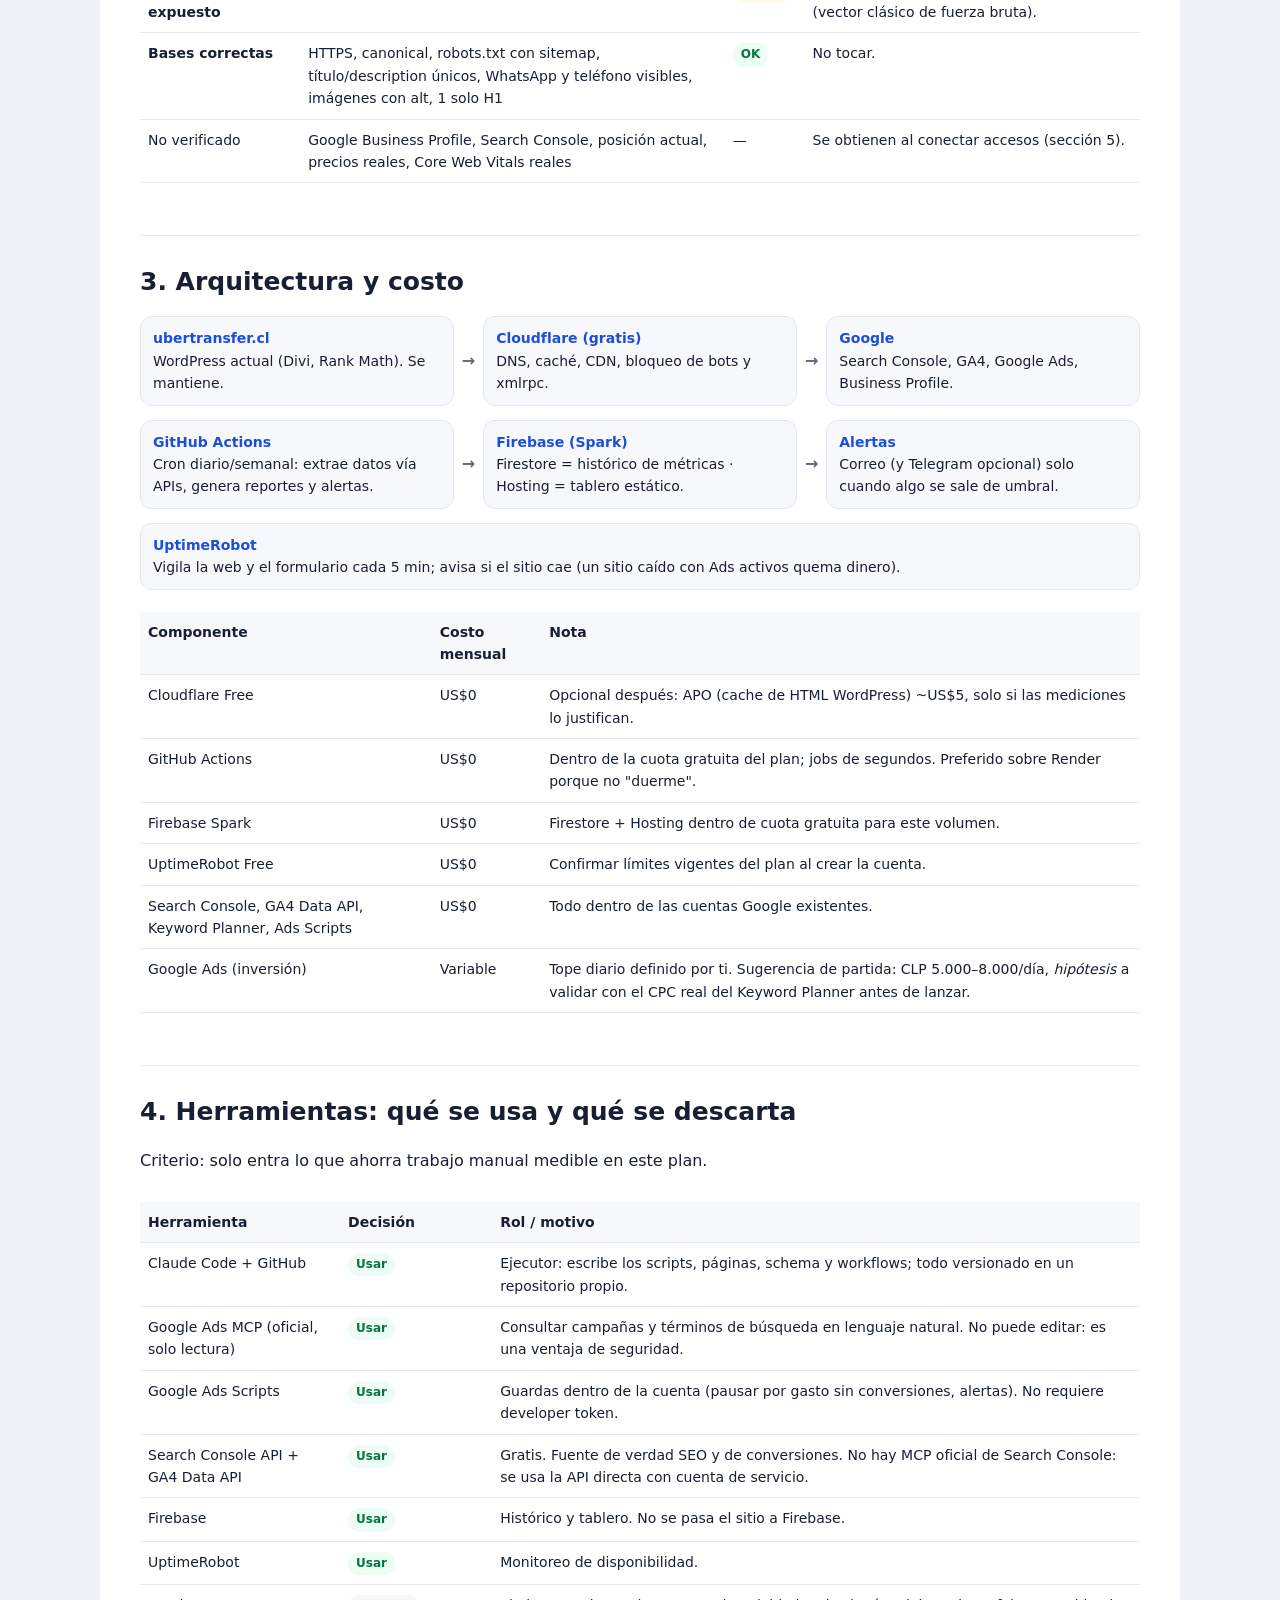
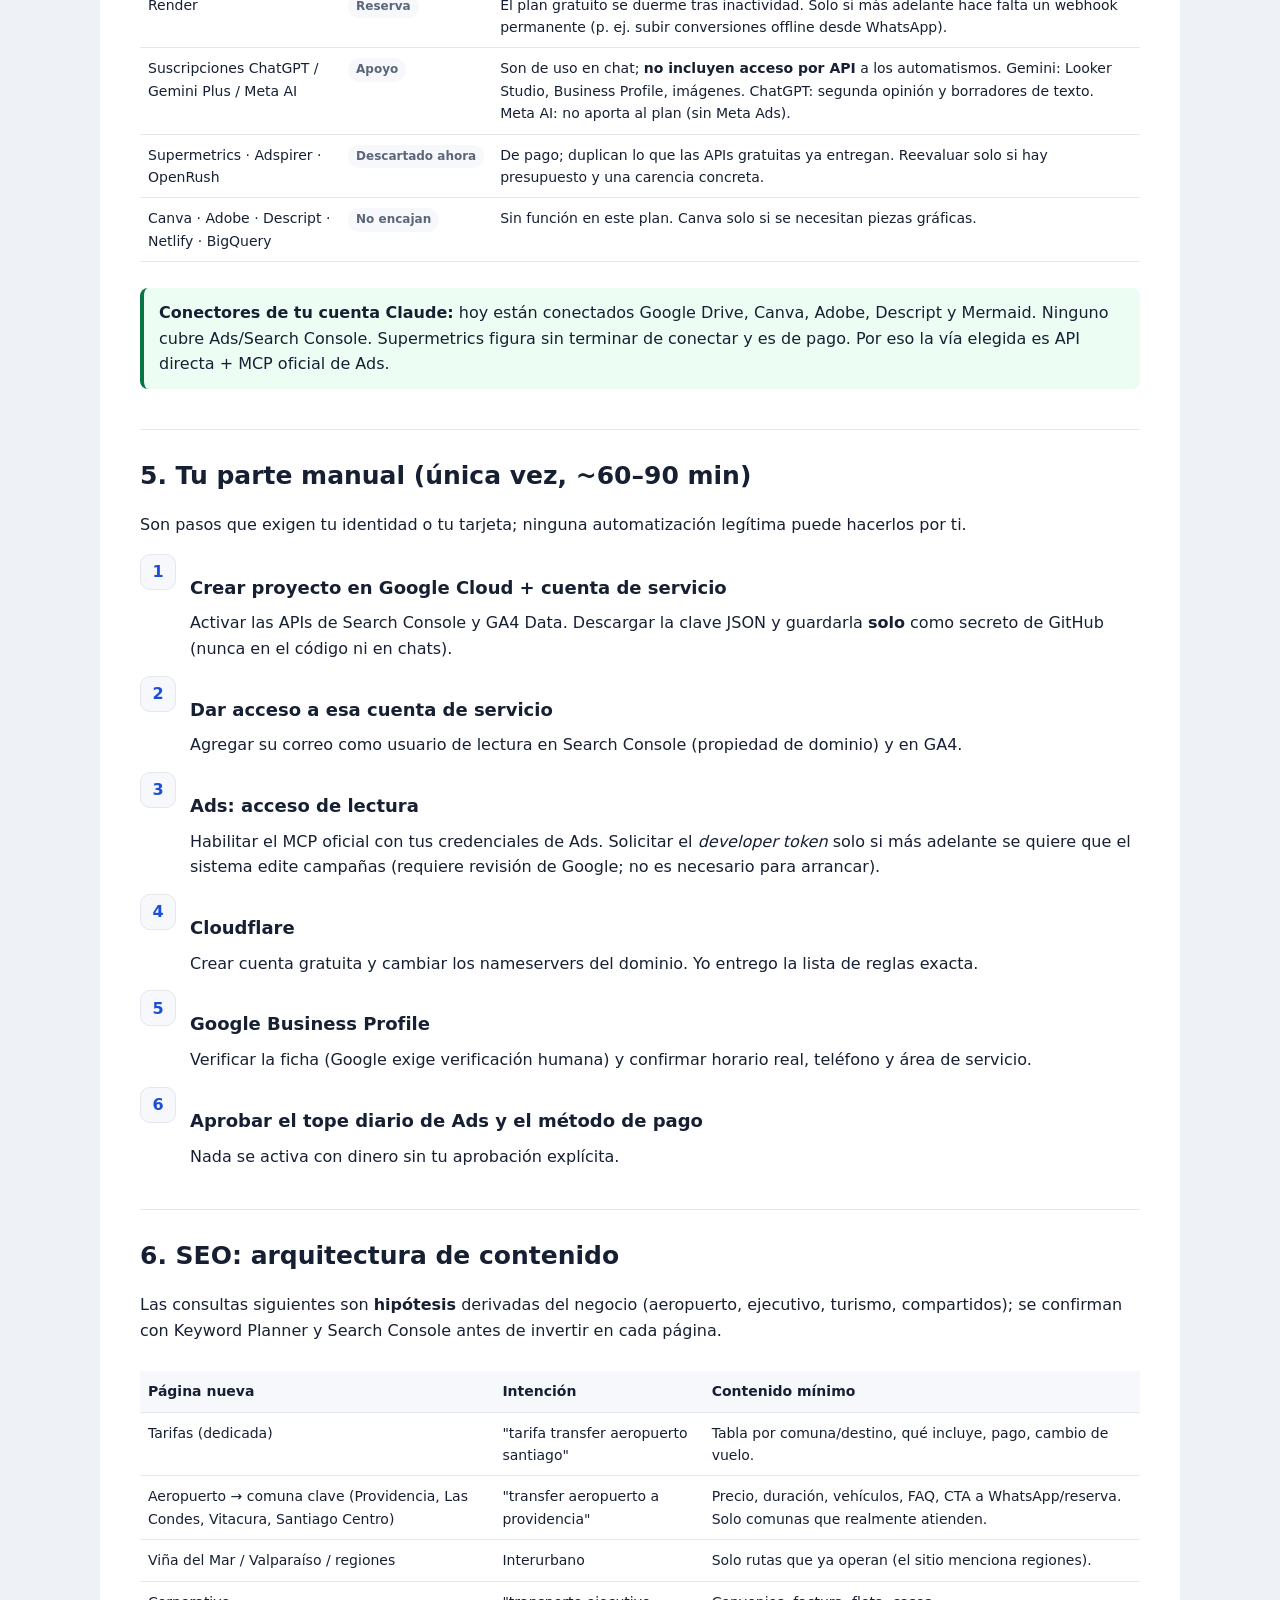
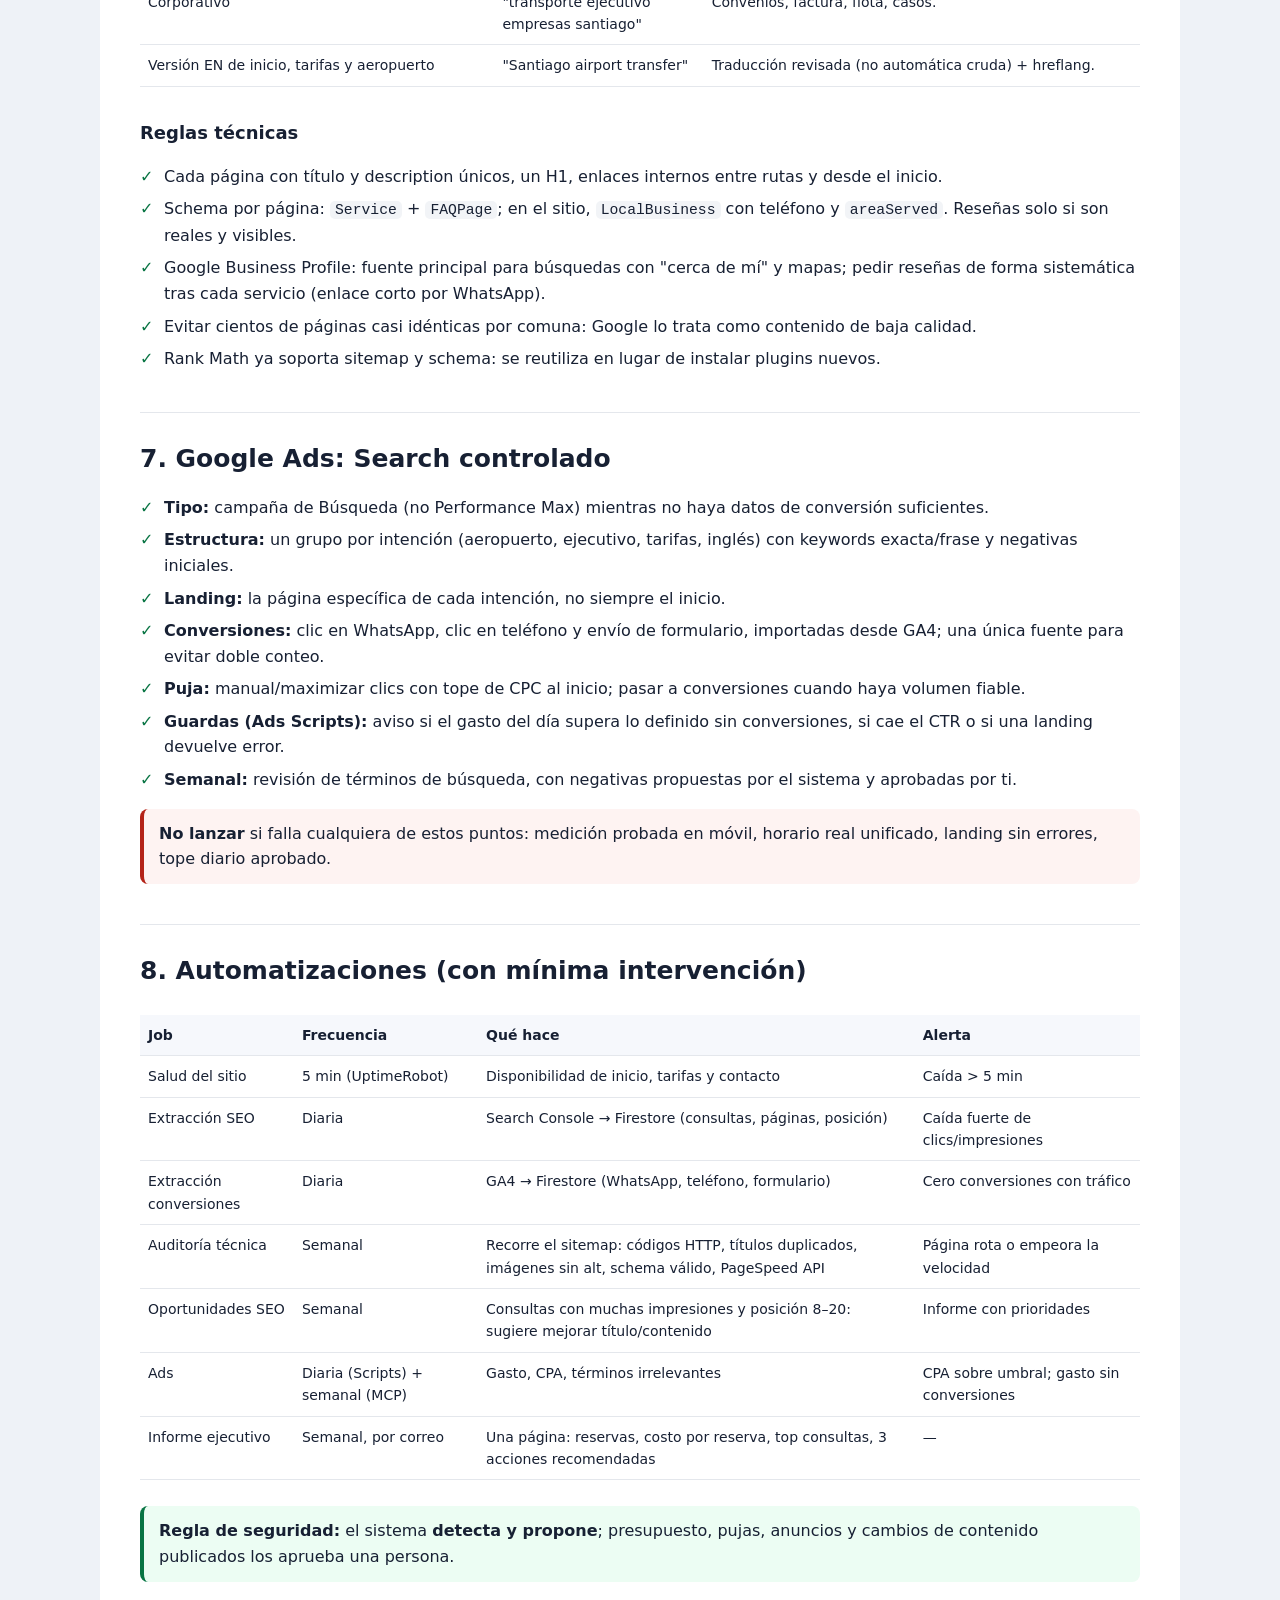
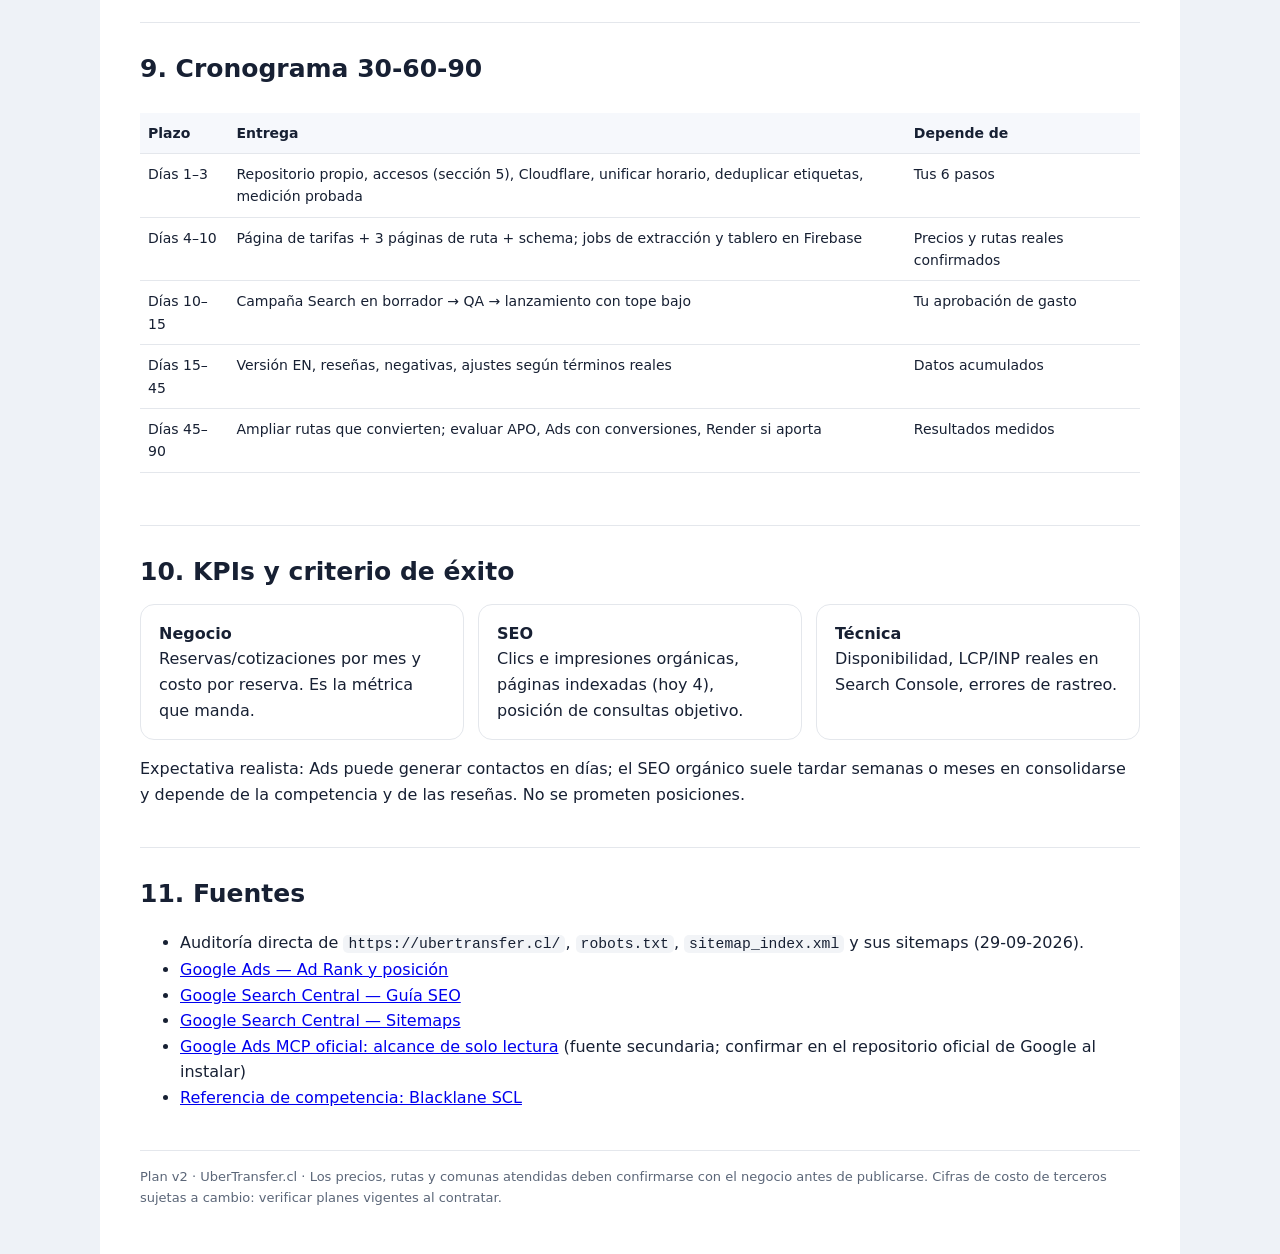
<file: docs/ubertransfer/plan_ubertransfer_v2.html>
<!doctype html>
<html lang="es">
<head>
<meta charset="utf-8">
<meta name="viewport" content="width=device-width,initial-scale=1">
<title>Plan v2 UberTransfer — SEO, Ads y Automatización</title>
<style>
:root{--bg:#eef2f7;--paper:#fff;--ink:#172033;--muted:#5b6678;--line:#e4e7ec;--soft:#f6f8fc;--brand:#1d4ed8;--ok:#087443;--okbg:#ecfdf3;--warn:#b54708;--warnbg:#fffaeb;--bad:#b42318;--badbg:#fef3f2;--code:#f2f4f7}
@media(prefers-color-scheme:dark){:root{--bg:#0b1220;--paper:#111a2e;--ink:#e6ecf7;--muted:#98a4b8;--line:#243049;--soft:#16213a;--brand:#7aa2ff;--ok:#5fd39a;--okbg:#0f2a20;--warn:#f5b45a;--warnbg:#2b2110;--bad:#ff8a7e;--badbg:#2e1513;--code:#1b2743}}
*{box-sizing:border-box}html{scroll-behavior:smooth}
body{margin:0;background:var(--bg);color:var(--ink);font:16px/1.6 Inter,system-ui,-apple-system,Segoe UI,Roboto,Arial,sans-serif}
.wrap{max-width:1080px;margin:auto;background:var(--paper);min-height:100vh}
.hero{padding:52px 40px 34px;background:linear-gradient(135deg,#0f172a,#1e3a8a);color:#fff}
.hero small{letter-spacing:.12em;text-transform:uppercase;font-weight:700;opacity:.75}
.hero h1{font-size:clamp(28px,5vw,40px);line-height:1.1;margin:10px 0 12px}
.hero p{max-width:800px;color:#dbeafe;margin:0;font-size:17px}
nav{position:sticky;top:0;z-index:5;display:flex;gap:8px;overflow:auto;padding:10px 40px;background:var(--paper);border-bottom:1px solid var(--line)}
nav a{white-space:nowrap;text-decoration:none;color:var(--brand);border:1px solid var(--line);background:var(--soft);padding:6px 11px;border-radius:99px;font-size:13px}
main{padding:10px 40px 50px}
h2{font-size:25px;margin:40px 0 12px;padding-top:26px;border-top:1px solid var(--line);scroll-margin-top:60px}
h3{font-size:18px;margin:20px 0 8px}
.grid{display:grid;grid-template-columns:repeat(auto-fit,minmax(260px,1fr));gap:14px}
.card{border:1px solid var(--line);border-radius:14px;padding:16px 18px;background:var(--paper)}
.kpi{background:var(--soft);border-radius:12px;padding:14px}.kpi b{display:block;font-size:22px}
table{width:100%;border-collapse:collapse;font-size:14px;margin:12px 0}
th,td{border-bottom:1px solid var(--line);padding:9px 8px;text-align:left;vertical-align:top}th{background:var(--soft)}
.tw{overflow-x:auto}
code{background:var(--code);padding:1px 5px;border-radius:5px;font-size:.92em}
.box{border-left:4px solid;padding:12px 15px;border-radius:8px;margin:14px 0}
.ok{background:var(--okbg);border-color:var(--ok)}.warn{background:var(--warnbg);border-color:var(--warn)}.bad{background:var(--badbg);border-color:var(--bad)}
.tag{display:inline-block;font-size:12px;font-weight:700;padding:2px 8px;border-radius:99px;white-space:nowrap}
.t-alta{background:var(--badbg);color:var(--bad)}.t-media{background:var(--warnbg);color:var(--warn)}.t-ok{background:var(--okbg);color:var(--ok)}.t-usar{background:var(--okbg);color:var(--ok)}.t-no{background:var(--soft);color:var(--muted)}
.flow{display:flex;flex-wrap:wrap;gap:8px;align-items:stretch;margin:14px 0}
.node{flex:1 1 150px;border:1px solid var(--line);border-radius:12px;padding:10px 12px;background:var(--soft);font-size:14px}
.node b{display:block;color:var(--brand)}.arrow{align-self:center;color:var(--muted);font-weight:800}
.step{display:grid;grid-template-columns:38px 1fr;gap:12px;margin:14px 0}
.num{width:36px;height:36px;border-radius:10px;background:var(--soft);color:var(--brand);display:grid;place-items:center;font-weight:800;border:1px solid var(--line)}
ul.c{list-style:none;padding:0}ul.c li{padding-left:24px;position:relative;margin:7px 0}ul.c li:before{content:"✓";position:absolute;left:0;color:var(--ok);font-weight:800}
.foot{margin-top:40px;padding-top:16px;border-top:1px solid var(--line);color:var(--muted);font-size:13px}
@media(max-width:640px){.hero,main,nav{padding-left:16px;padding-right:16px}}
@media print{nav{display:none}body{background:#fff}}
</style>
</head>
<body><div class="wrap">
<header class="hero">
<small>Plan v2 · 29 septiembre 2026 · reemplaza a v1</small>
<h1>UberTransfer.cl<br>Posicionamiento y captación al menor costo, automatizado</h1>
<p>Este plan parte de una auditoría real del sitio (v1 no pudo abrirlo). Conserva el WordPress actual, agrega una capa de automatización de costo cercano a cero y deja al usuario solo las acciones que nadie más puede hacer: autorizar accesos y aprobar gasto.</p>
</header>
<nav>
<a href="#resumen">Resumen</a><a href="#auditoria">Auditoría</a><a href="#arquitectura">Arquitectura y costo</a><a href="#herramientas">Herramientas</a><a href="#manual">Tu parte</a><a href="#seo">SEO</a><a href="#ads">Ads</a><a href="#auto">Automatizaciones</a><a href="#cronograma">Cronograma</a><a href="#kpi">KPIs</a><a href="#fuentes">Fuentes</a>
</nav>
<main>

<section id="resumen">
<h2>1. Resumen ejecutivo</h2>
<div class="grid">
<div class="kpi"><b>No migrar</b>El sitio ya funciona en WordPress + Rank Math + LiteSpeed. Migrar arriesga el posicionamiento actual sin dar retorno.</div>
<div class="kpi"><b>~US$0/mes</b>Infraestructura propuesta: Cloudflare gratis, GitHub Actions, Firebase Spark, UptimeRobot, APIs de Google. El gasto real es solo la inversión en Ads.</div>
<div class="kpi"><b>3 palancas</b>(1) Más páginas indexables por intención, (2) ficha de Google Business + reseñas, (3) medición confiable de reservas.</div>
</div>
<div class="box warn"><b>Sobre "salir primero":</b> nadie puede garantizarlo, ni siquiera pagando. En orgánico el orden lo decide Google; en Ads, la subasta. El objetivo profesional es <b>más reservas por peso invertido</b>, y ese es el KPI que este plan optimiza.</div>
</section>

<section id="auditoria">
<h2>2. Auditoría verificada del sitio (29-09-2026)</h2>
<p>Datos obtenidos directamente de <code>ubertransfer.cl</code>. Lo que no pude verificar está marcado.</p>
<div class="tw"><table>
<thead><tr><th>Hallazgo</th><th>Evidencia</th><th>Impacto</th><th>Acción</th></tr></thead><tbody>
<tr><td><b>Solo 4 páginas indexables</b></td><td><code>page-sitemap.xml</code>: inicio, nosotros, servicio, contacto</td><td><span class="tag t-alta">Alto</span></td><td>Crear páginas por ruta/intención (sección 6). Hoy una sola página compite por todo.</td></tr>
<tr><td><b>"Tarifas" no es una página</b></td><td>El menú apunta a <code>/#tarifas</code>; <code>/tarifas/</code> da 404</td><td><span class="tag t-alta">Alto</span></td><td>Página de tarifas por destino: es lo que más busca quien va a reservar y sirve de landing para Ads.</td></tr>
<tr><td><b>Horario contradictorio</b></td><td>Schema JSON-LD: 09:00–17:00; el texto dice "24 horas, 7 días"</td><td><span class="tag t-alta">Alto</span></td><td>Unificar. Un dato incoherente entre web, schema y Google Business erosiona confianza y ranking local.</td></tr>
<tr><td><b>Schema incompleto</b></td><td>Tipo <code>TravelAgency</code> sin teléfono, dirección/área de servicio ni reseñas</td><td><span class="tag t-media">Medio</span></td><td>Agregar telephone, areaServed, sameAs, Service por ruta y FAQPage.</td></tr>
<tr><td><b>Sin versión en inglés</b></td><td>Sin <code>hreflang</code>; contenido solo en español</td><td><span class="tag t-alta">Alto</span></td><td>El turista que aterriza en SCL busca en inglés ("Santiago airport transfer"). Versión EN con hreflang.</td></tr>
<tr><td><b>Velocidad</b></td><td>HTML de 266 KB, 39 imágenes sin <code>loading="lazy"</code>; primer byte ~2,7 s en mi medición (una sola muestra, desde un entorno en la nube)</td><td><span class="tag t-media">Medio</span></td><td>Cloudflare + lazy-load + WebP. Medir con PageSpeed API antes/después; no asumir.</td></tr>
<tr><td><b>Etiquetas duplicables</b></td><td>Aparecen GTM-WLPJJD4J y gtag G-26K0MDTFY1 a la vez</td><td><span class="tag t-media">Medio</span></td><td>Verificar que no cuenten doble las conversiones. Dejar un solo mecanismo.</td></tr>
<tr><td><b>xmlrpc.php expuesto</b></td><td>Enlazado en el HTML</td><td><span class="tag t-media">Medio</span></td><td>Bloquear con Cloudflare/regla del servidor (vector clásico de fuerza bruta).</td></tr>
<tr><td><b>Bases correctas</b></td><td>HTTPS, canonical, robots.txt con sitemap, título/description únicos, WhatsApp y teléfono visibles, imágenes con alt, 1 solo H1</td><td><span class="tag t-ok">OK</span></td><td>No tocar.</td></tr>
<tr><td>No verificado</td><td>Google Business Profile, Search Console, posición actual, precios reales, Core Web Vitals reales</td><td>—</td><td>Se obtienen al conectar accesos (sección 5).</td></tr>
</tbody></table></div>
</section>

<section id="arquitectura">
<h2>3. Arquitectura y costo</h2>
<div class="flow">
<div class="node"><b>ubertransfer.cl</b>WordPress actual (Divi, Rank Math). Se mantiene.</div><span class="arrow">→</span>
<div class="node"><b>Cloudflare (gratis)</b>DNS, caché, CDN, bloqueo de bots y xmlrpc.</div><span class="arrow">→</span>
<div class="node"><b>Google</b>Search Console, GA4, Google Ads, Business Profile.</div>
</div>
<div class="flow">
<div class="node"><b>GitHub Actions</b>Cron diario/semanal: extrae datos vía APIs, genera reportes y alertas.</div><span class="arrow">→</span>
<div class="node"><b>Firebase (Spark)</b>Firestore = histórico de métricas · Hosting = tablero estático.</div><span class="arrow">→</span>
<div class="node"><b>Alertas</b>Correo (y Telegram opcional) solo cuando algo se sale de umbral.</div>
</div>
<div class="node" style="margin:10px 0"><b>UptimeRobot</b>Vigila la web y el formulario cada 5 min; avisa si el sitio cae (un sitio caído con Ads activos quema dinero).</div>
<div class="tw"><table>
<thead><tr><th>Componente</th><th>Costo mensual</th><th>Nota</th></tr></thead><tbody>
<tr><td>Cloudflare Free</td><td>US$0</td><td>Opcional después: APO (cache de HTML WordPress) ~US$5, solo si las mediciones lo justifican.</td></tr>
<tr><td>GitHub Actions</td><td>US$0</td><td>Dentro de la cuota gratuita del plan; jobs de segundos. Preferido sobre Render porque no "duerme".</td></tr>
<tr><td>Firebase Spark</td><td>US$0</td><td>Firestore + Hosting dentro de cuota gratuita para este volumen.</td></tr>
<tr><td>UptimeRobot Free</td><td>US$0</td><td>Confirmar límites vigentes del plan al crear la cuenta.</td></tr>
<tr><td>Search Console, GA4 Data API, Keyword Planner, Ads Scripts</td><td>US$0</td><td>Todo dentro de las cuentas Google existentes.</td></tr>
<tr><td>Google Ads (inversión)</td><td>Variable</td><td>Tope diario definido por ti. Sugerencia de partida: CLP 5.000–8.000/día, <i>hipótesis</i> a validar con el CPC real del Keyword Planner antes de lanzar.</td></tr>
</tbody></table></div>
</section>

<section id="herramientas">
<h2>4. Herramientas: qué se usa y qué se descarta</h2>
<p>Criterio: solo entra lo que ahorra trabajo manual medible en este plan.</p>
<div class="tw"><table>
<thead><tr><th>Herramienta</th><th>Decisión</th><th>Rol / motivo</th></tr></thead><tbody>
<tr><td>Claude Code + GitHub</td><td><span class="tag t-usar">Usar</span></td><td>Ejecutor: escribe los scripts, páginas, schema y workflows; todo versionado en un repositorio propio.</td></tr>
<tr><td>Google Ads MCP (oficial, solo lectura)</td><td><span class="tag t-usar">Usar</span></td><td>Consultar campañas y términos de búsqueda en lenguaje natural. No puede editar: es una ventaja de seguridad.</td></tr>
<tr><td>Google Ads Scripts</td><td><span class="tag t-usar">Usar</span></td><td>Guardas dentro de la cuenta (pausar por gasto sin conversiones, alertas). No requiere developer token.</td></tr>
<tr><td>Search Console API + GA4 Data API</td><td><span class="tag t-usar">Usar</span></td><td>Gratis. Fuente de verdad SEO y de conversiones. No hay MCP oficial de Search Console: se usa la API directa con cuenta de servicio.</td></tr>
<tr><td>Firebase</td><td><span class="tag t-usar">Usar</span></td><td>Histórico y tablero. No se pasa el sitio a Firebase.</td></tr>
<tr><td>UptimeRobot</td><td><span class="tag t-usar">Usar</span></td><td>Monitoreo de disponibilidad.</td></tr>
<tr><td>Render</td><td><span class="tag t-no">Reserva</span></td><td>El plan gratuito se duerme tras inactividad. Solo si más adelante hace falta un webhook permanente (p. ej. subir conversiones offline desde WhatsApp).</td></tr>
<tr><td>Suscripciones ChatGPT / Gemini Plus / Meta AI</td><td><span class="tag t-no">Apoyo</span></td><td>Son de uso en chat; <b>no incluyen acceso por API</b> a los automatismos. Gemini: Looker Studio, Business Profile, imágenes. ChatGPT: segunda opinión y borradores de texto. Meta AI: no aporta al plan (sin Meta Ads).</td></tr>
<tr><td>Supermetrics · Adspirer · OpenRush</td><td><span class="tag t-no">Descartado ahora</span></td><td>De pago; duplican lo que las APIs gratuitas ya entregan. Reevaluar solo si hay presupuesto y una carencia concreta.</td></tr>
<tr><td>Canva · Adobe · Descript · Netlify · BigQuery</td><td><span class="tag t-no">No encajan</span></td><td>Sin función en este plan. Canva solo si se necesitan piezas gráficas.</td></tr>
</tbody></table></div>
<div class="box ok"><b>Conectores de tu cuenta Claude:</b> hoy están conectados Google Drive, Canva, Adobe, Descript y Mermaid. Ninguno cubre Ads/Search Console. Supermetrics figura sin terminar de conectar y es de pago. Por eso la vía elegida es API directa + MCP oficial de Ads.</div>
</section>

<section id="manual">
<h2>5. Tu parte manual (única vez, ~60–90 min)</h2>
<p>Son pasos que exigen tu identidad o tu tarjeta; ninguna automatización legítima puede hacerlos por ti.</p>
<div class="step"><div class="num">1</div><div><h3>Crear proyecto en Google Cloud + cuenta de servicio</h3>Activar las APIs de Search Console y GA4 Data. Descargar la clave JSON y guardarla <b>solo</b> como secreto de GitHub (nunca en el código ni en chats).</div></div>
<div class="step"><div class="num">2</div><div><h3>Dar acceso a esa cuenta de servicio</h3>Agregar su correo como usuario de lectura en Search Console (propiedad de dominio) y en GA4.</div></div>
<div class="step"><div class="num">3</div><div><h3>Ads: acceso de lectura</h3>Habilitar el MCP oficial con tus credenciales de Ads. Solicitar el <i>developer token</i> solo si más adelante se quiere que el sistema edite campañas (requiere revisión de Google; no es necesario para arrancar).</div></div>
<div class="step"><div class="num">4</div><div><h3>Cloudflare</h3>Crear cuenta gratuita y cambiar los nameservers del dominio. Yo entrego la lista de reglas exacta.</div></div>
<div class="step"><div class="num">5</div><div><h3>Google Business Profile</h3>Verificar la ficha (Google exige verificación humana) y confirmar horario real, teléfono y área de servicio.</div></div>
<div class="step"><div class="num">6</div><div><h3>Aprobar el tope diario de Ads y el método de pago</h3>Nada se activa con dinero sin tu aprobación explícita.</div></div>
</section>

<section id="seo">
<h2>6. SEO: arquitectura de contenido</h2>
<p>Las consultas siguientes son <b>hipótesis</b> derivadas del negocio (aeropuerto, ejecutivo, turismo, compartidos); se confirman con Keyword Planner y Search Console antes de invertir en cada página.</p>
<div class="tw"><table>
<thead><tr><th>Página nueva</th><th>Intención</th><th>Contenido mínimo</th></tr></thead><tbody>
<tr><td>Tarifas (dedicada)</td><td>"tarifa transfer aeropuerto santiago"</td><td>Tabla por comuna/destino, qué incluye, pago, cambio de vuelo.</td></tr>
<tr><td>Aeropuerto → comuna clave (Providencia, Las Condes, Vitacura, Santiago Centro)</td><td>"transfer aeropuerto a providencia"</td><td>Precio, duración, vehículos, FAQ, CTA a WhatsApp/reserva. Solo comunas que realmente atienden.</td></tr>
<tr><td>Viña del Mar / Valparaíso / regiones</td><td>Interurbano</td><td>Solo rutas que ya operan (el sitio menciona regiones).</td></tr>
<tr><td>Corporativo</td><td>"transporte ejecutivo empresas santiago"</td><td>Convenios, factura, flota, casos.</td></tr>
<tr><td>Versión EN de inicio, tarifas y aeropuerto</td><td>"Santiago airport transfer"</td><td>Traducción revisada (no automática cruda) + hreflang.</td></tr>
</tbody></table></div>
<h3>Reglas técnicas</h3>
<ul class="c">
<li>Cada página con título y description únicos, un H1, enlaces internos entre rutas y desde el inicio.</li>
<li>Schema por página: <code>Service</code> + <code>FAQPage</code>; en el sitio, <code>LocalBusiness</code> con teléfono y <code>areaServed</code>. Reseñas solo si son reales y visibles.</li>
<li>Google Business Profile: fuente principal para búsquedas con "cerca de mí" y mapas; pedir reseñas de forma sistemática tras cada servicio (enlace corto por WhatsApp).</li>
<li>Evitar cientos de páginas casi idénticas por comuna: Google lo trata como contenido de baja calidad.</li>
<li>Rank Math ya soporta sitemap y schema: se reutiliza en lugar de instalar plugins nuevos.</li>
</ul>
</section>

<section id="ads">
<h2>7. Google Ads: Search controlado</h2>
<ul class="c">
<li><b>Tipo:</b> campaña de Búsqueda (no Performance Max) mientras no haya datos de conversión suficientes.</li>
<li><b>Estructura:</b> un grupo por intención (aeropuerto, ejecutivo, tarifas, inglés) con keywords exacta/frase y negativas iniciales.</li>
<li><b>Landing:</b> la página específica de cada intención, no siempre el inicio.</li>
<li><b>Conversiones:</b> clic en WhatsApp, clic en teléfono y envío de formulario, importadas desde GA4; una única fuente para evitar doble conteo.</li>
<li><b>Puja:</b> manual/maximizar clics con tope de CPC al inicio; pasar a conversiones cuando haya volumen fiable.</li>
<li><b>Guardas (Ads Scripts):</b> aviso si el gasto del día supera lo definido sin conversiones, si cae el CTR o si una landing devuelve error.</li>
<li><b>Semanal:</b> revisión de términos de búsqueda, con negativas propuestas por el sistema y aprobadas por ti.</li>
</ul>
<div class="box bad"><b>No lanzar</b> si falla cualquiera de estos puntos: medición probada en móvil, horario real unificado, landing sin errores, tope diario aprobado.</div>
</section>

<section id="auto">
<h2>8. Automatizaciones (con mínima intervención)</h2>
<div class="tw"><table>
<thead><tr><th>Job</th><th>Frecuencia</th><th>Qué hace</th><th>Alerta</th></tr></thead><tbody>
<tr><td>Salud del sitio</td><td>5 min (UptimeRobot)</td><td>Disponibilidad de inicio, tarifas y contacto</td><td>Caída &gt; 5 min</td></tr>
<tr><td>Extracción SEO</td><td>Diaria</td><td>Search Console → Firestore (consultas, páginas, posición)</td><td>Caída fuerte de clics/impresiones</td></tr>
<tr><td>Extracción conversiones</td><td>Diaria</td><td>GA4 → Firestore (WhatsApp, teléfono, formulario)</td><td>Cero conversiones con tráfico</td></tr>
<tr><td>Auditoría técnica</td><td>Semanal</td><td>Recorre el sitemap: códigos HTTP, títulos duplicados, imágenes sin alt, schema válido, PageSpeed API</td><td>Página rota o empeora la velocidad</td></tr>
<tr><td>Oportunidades SEO</td><td>Semanal</td><td>Consultas con muchas impresiones y posición 8–20: sugiere mejorar título/contenido</td><td>Informe con prioridades</td></tr>
<tr><td>Ads</td><td>Diaria (Scripts) + semanal (MCP)</td><td>Gasto, CPA, términos irrelevantes</td><td>CPA sobre umbral; gasto sin conversiones</td></tr>
<tr><td>Informe ejecutivo</td><td>Semanal, por correo</td><td>Una página: reservas, costo por reserva, top consultas, 3 acciones recomendadas</td><td>—</td></tr>
</tbody></table></div>
<div class="box ok"><b>Regla de seguridad:</b> el sistema <b>detecta y propone</b>; presupuesto, pujas, anuncios y cambios de contenido publicados los aprueba una persona.</div>
</section>

<section id="cronograma">
<h2>9. Cronograma 30-60-90</h2>
<div class="tw"><table>
<thead><tr><th>Plazo</th><th>Entrega</th><th>Depende de</th></tr></thead><tbody>
<tr><td>Días 1–3</td><td>Repositorio propio, accesos (sección 5), Cloudflare, unificar horario, deduplicar etiquetas, medición probada</td><td>Tus 6 pasos</td></tr>
<tr><td>Días 4–10</td><td>Página de tarifas + 3 páginas de ruta + schema; jobs de extracción y tablero en Firebase</td><td>Precios y rutas reales confirmados</td></tr>
<tr><td>Días 10–15</td><td>Campaña Search en borrador → QA → lanzamiento con tope bajo</td><td>Tu aprobación de gasto</td></tr>
<tr><td>Días 15–45</td><td>Versión EN, reseñas, negativas, ajustes según términos reales</td><td>Datos acumulados</td></tr>
<tr><td>Días 45–90</td><td>Ampliar rutas que convierten; evaluar APO, Ads con conversiones, Render si aporta</td><td>Resultados medidos</td></tr>
</tbody></table></div>
</section>

<section id="kpi">
<h2>10. KPIs y criterio de éxito</h2>
<div class="grid">
<div class="card"><b>Negocio</b><br>Reservas/cotizaciones por mes y costo por reserva. Es la métrica que manda.</div>
<div class="card"><b>SEO</b><br>Clics e impresiones orgánicas, páginas indexadas (hoy 4), posición de consultas objetivo.</div>
<div class="card"><b>Técnica</b><br>Disponibilidad, LCP/INP reales en Search Console, errores de rastreo.</div>
</div>
<p>Expectativa realista: Ads puede generar contactos en días; el SEO orgánico suele tardar semanas o meses en consolidarse y depende de la competencia y de las reseñas. No se prometen posiciones.</p>
</section>

<section id="fuentes">
<h2>11. Fuentes</h2>
<ul>
<li>Auditoría directa de <code>https://ubertransfer.cl/</code>, <code>robots.txt</code>, <code>sitemap_index.xml</code> y sus sitemaps (29-09-2026).</li>
<li><a href="https://support.google.com/google-ads/answer/1722122" rel="noopener">Google Ads — Ad Rank y posición</a></li>
<li><a href="https://developers.google.com/search/docs/fundamentals/seo-starter-guide?hl=es" rel="noopener">Google Search Central — Guía SEO</a></li>
<li><a href="https://developers.google.com/search/docs/crawling-indexing/sitemaps/build-sitemap?hl=es" rel="noopener">Google Search Central — Sitemaps</a></li>
<li><a href="https://adkit.so/resources/google-ads-mcp" rel="noopener">Google Ads MCP oficial: alcance de solo lectura</a> (fuente secundaria; confirmar en el repositorio oficial de Google al instalar)</li>
<li><a href="https://www.blacklane.com/es/countries/chile/santiago/airport-transfer/" rel="noopener">Referencia de competencia: Blacklane SCL</a></li>
</ul>
</section>

<div class="foot">Plan v2 · UberTransfer.cl · Los precios, rutas y comunas atendidas deben confirmarse con el negocio antes de publicarse. Cifras de costo de terceros sujetas a cambio: verificar planes vigentes al contratar.</div>
</main></div></body></html>
</file>
